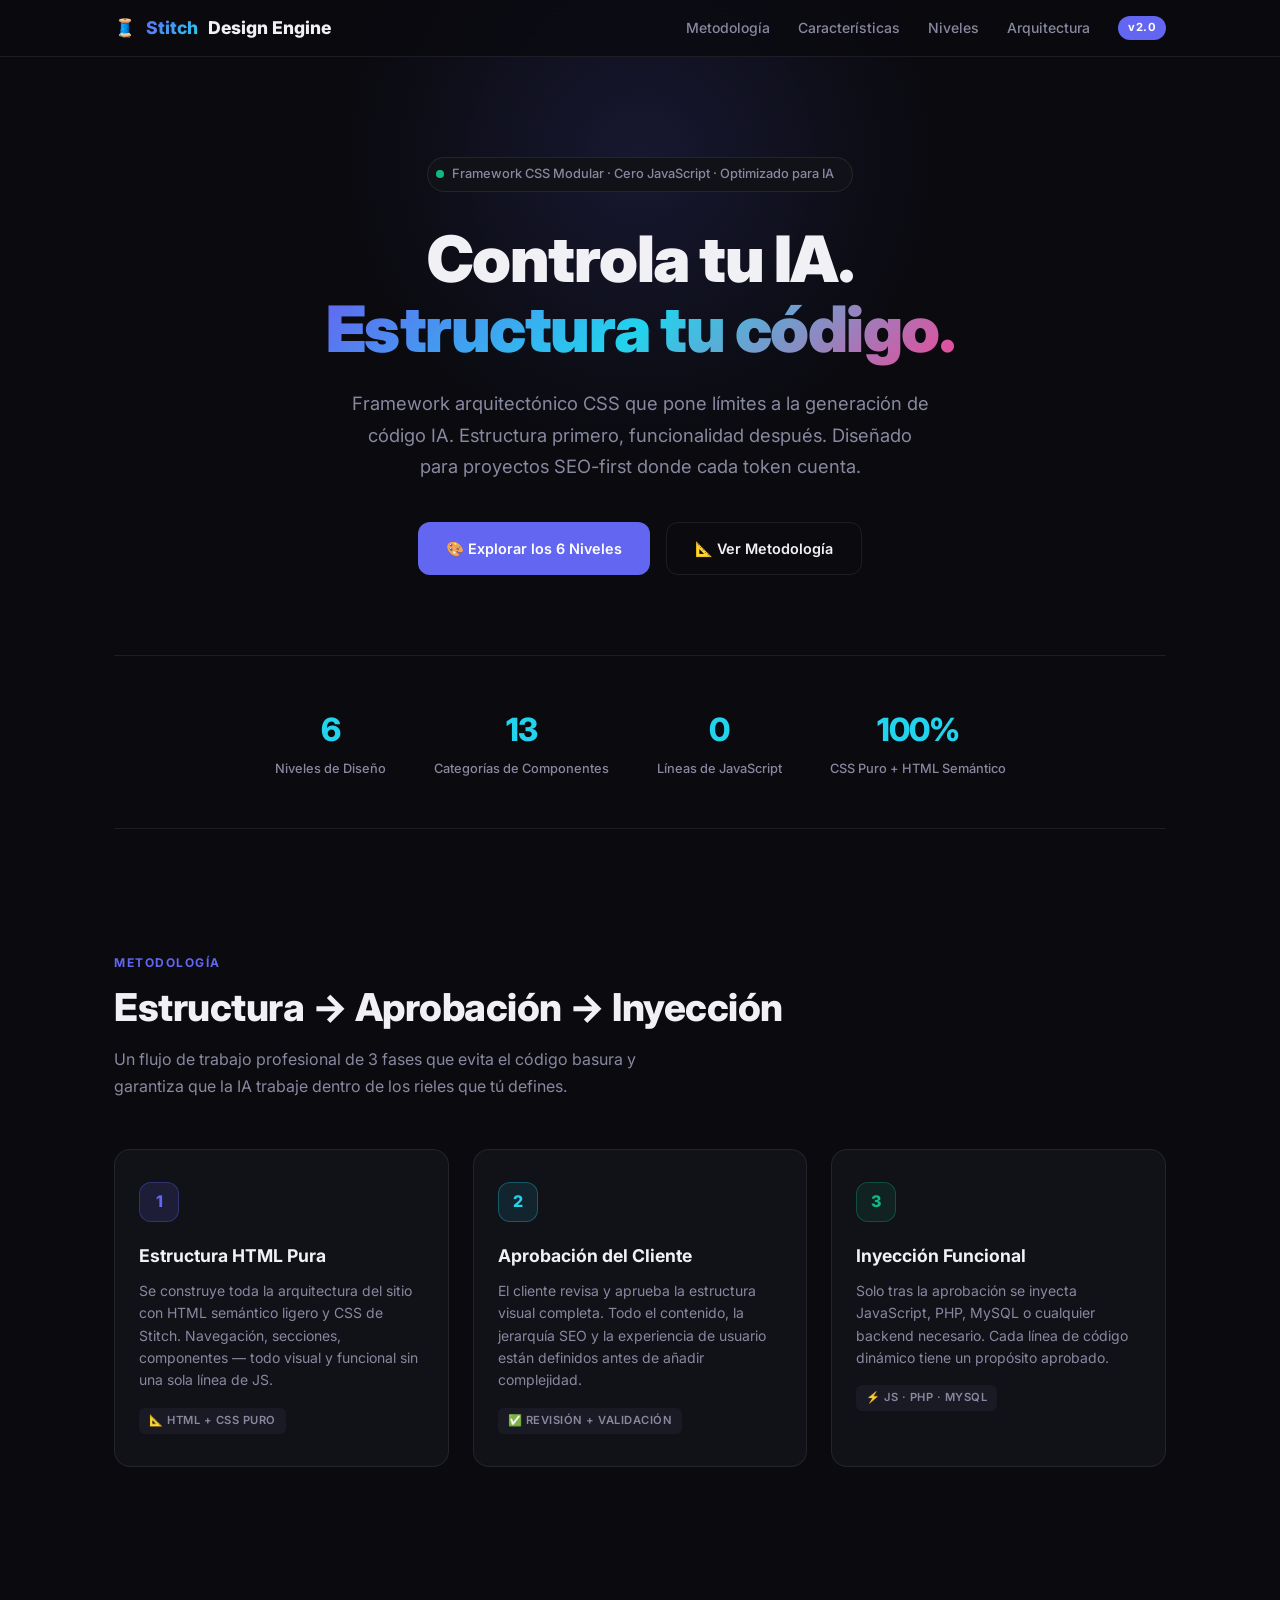
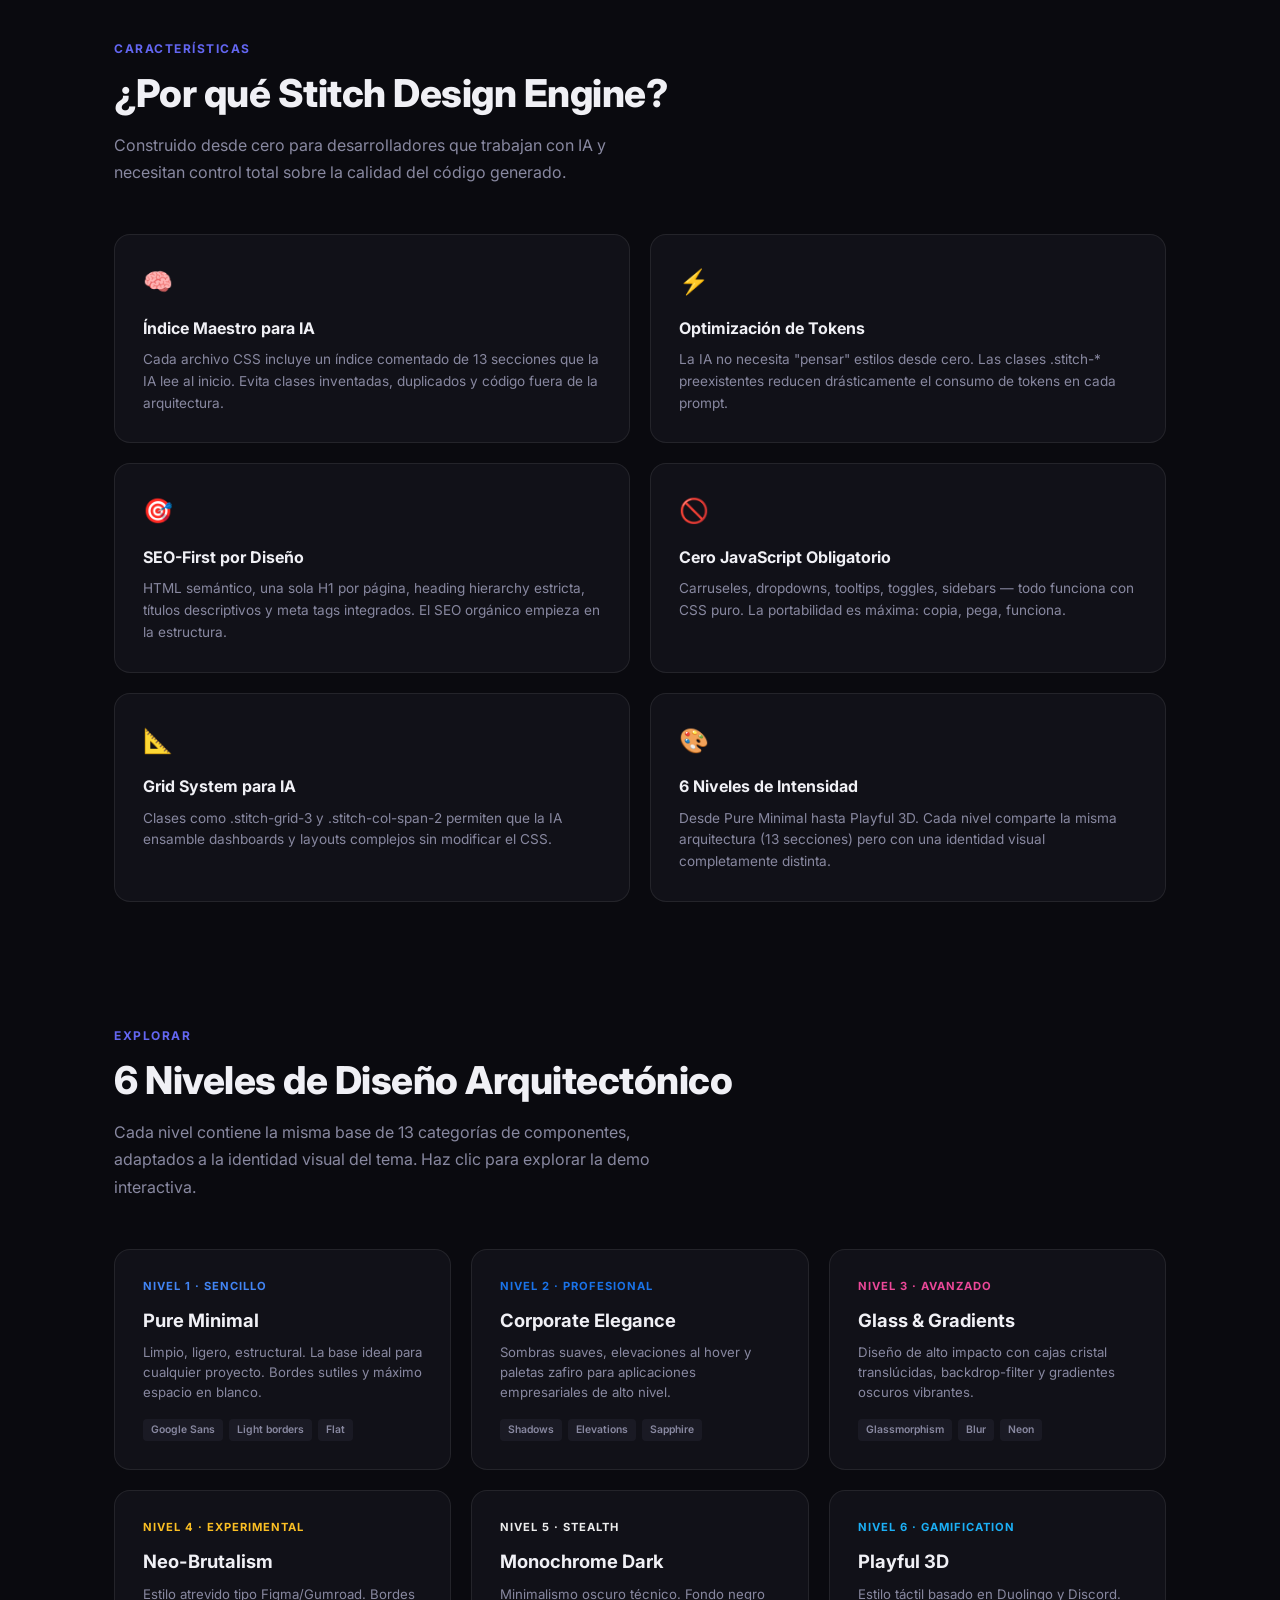
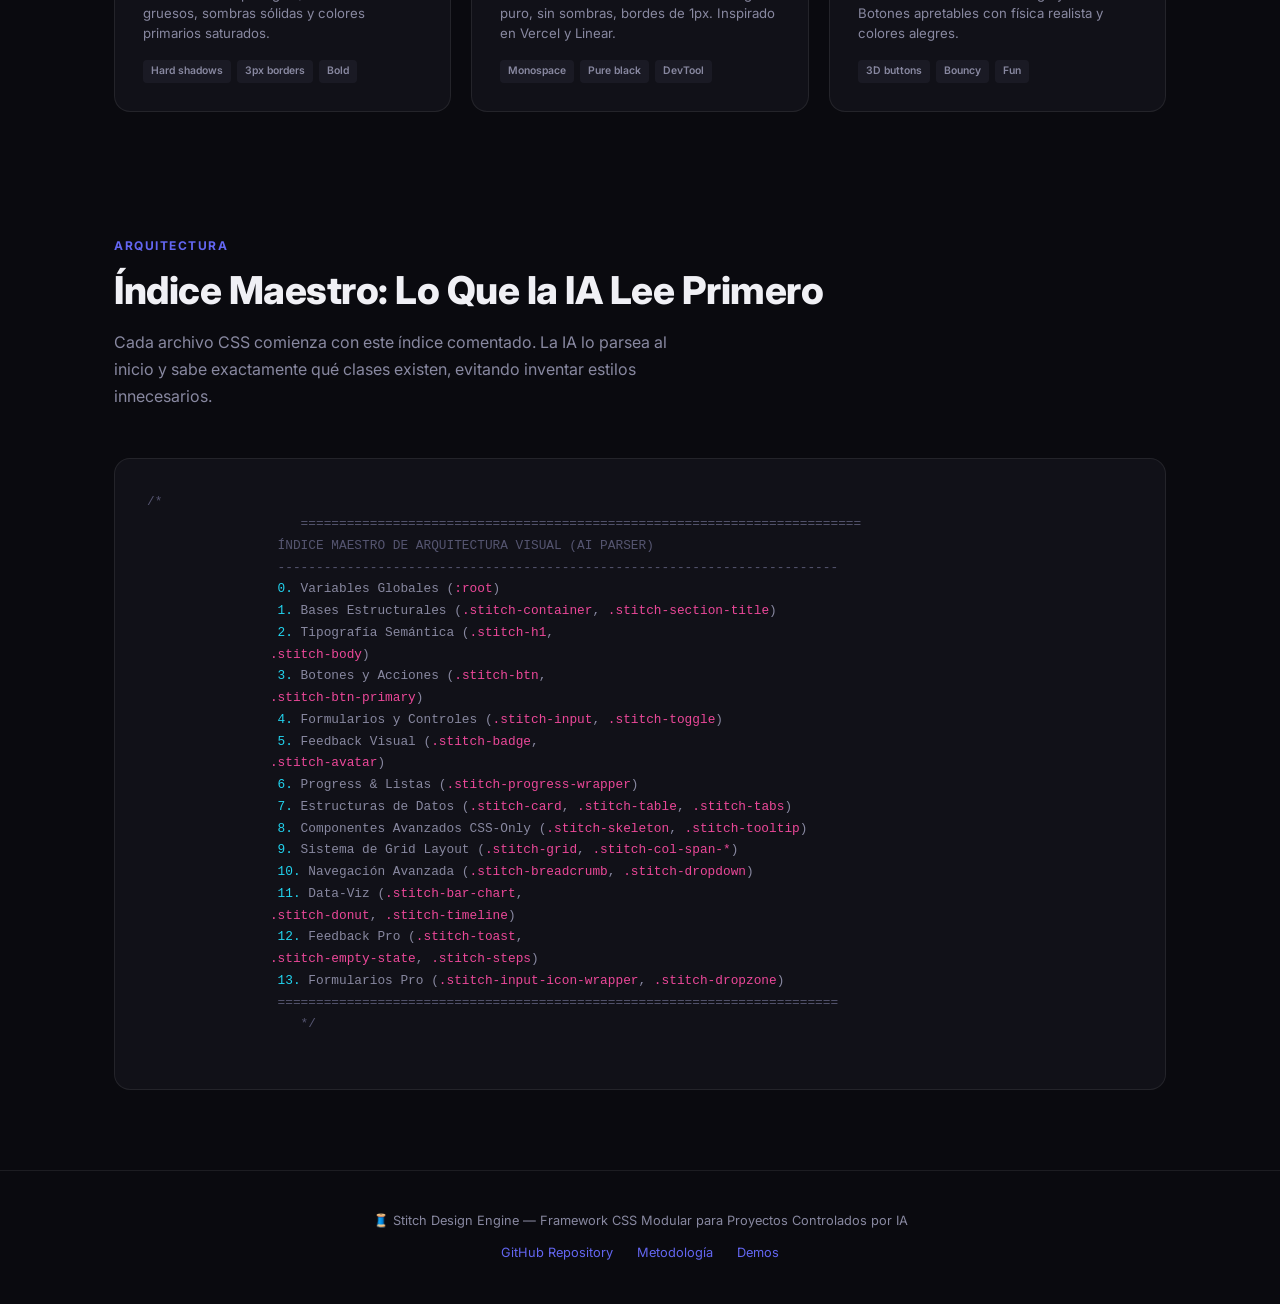
<file: docs/index.html>
<!DOCTYPE html>
<html lang="es">

<head>
    <meta charset="UTF-8">
    <meta name="viewport" content="width=device-width, initial-scale=1.0">
    <title>Stitch Design Engine — Framework CSS Modular para IA</title>
    <meta name="description"
        content="Framework CSS modular y arquitectónico diseñado para controlar la generación de código IA. Optimiza tokens, estructura HTML puro y escala con 6 niveles de diseño profesional.">
    <link rel="preconnect" href="https://fonts.googleapis.com">
    <link href="https://fonts.googleapis.com/css2?family=Inter:wght@400;500;600;700;800;900&display=swap"
        rel="stylesheet">
    <style>
        /* ==============================
           RESET & VARIABLES
           ============================== */
        *,
        *::before,
        *::after {
            box-sizing: border-box;
            margin: 0;
            padding: 0;
        }

        :root {
            --c-bg: #0a0a0f;
            --c-surface: #111118;
            --c-surface-alt: #1a1a24;
            --c-border: rgba(255, 255, 255, 0.08);
            --c-border-hover: rgba(255, 255, 255, 0.15);
            --c-text: #f0f0f5;
            --c-text-muted: #8888a0;
            --c-primary: #6366f1;
            --c-primary-glow: rgba(99, 102, 241, 0.15);
            --c-accent: #22d3ee;
            --c-accent-glow: rgba(34, 211, 238, 0.1);
            --c-success: #10b981;
            --c-danger: #ef4444;
            --c-pink: #ec4899;
            --c-yellow: #fbbf24;
            --radius: 16px;
            --radius-sm: 8px;
            --font: 'Inter', -apple-system, BlinkMacSystemFont, sans-serif;
        }

        body {
            font-family: var(--font);
            background: var(--c-bg);
            color: var(--c-text);
            line-height: 1.6;
            -webkit-font-smoothing: antialiased;
            overflow-x: hidden;
        }

        /* ==============================
           LAYOUT
           ============================== */
        .container {
            max-width: 1100px;
            margin: 0 auto;
            padding: 0 24px;
        }

        /* ==============================
           NAV
           ============================== */
        .nav {
            position: sticky;
            top: 0;
            z-index: 100;
            background: rgba(10, 10, 15, 0.75);
            backdrop-filter: blur(20px);
            -webkit-backdrop-filter: blur(20px);
            border-bottom: 1px solid var(--c-border);
            padding: 14px 0;
        }

        .nav .container {
            display: flex;
            align-items: center;
            justify-content: space-between;
        }

        .nav-brand {
            font-weight: 800;
            font-size: 1.1rem;
            display: flex;
            align-items: center;
            gap: 10px;
            color: var(--c-text);
            text-decoration: none;
        }

        .nav-brand span {
            background: linear-gradient(135deg, var(--c-primary), var(--c-accent));
            -webkit-background-clip: text;
            -webkit-text-fill-color: transparent;
        }

        .nav-links {
            display: flex;
            gap: 28px;
            align-items: center;
        }

        .nav-links a {
            color: var(--c-text-muted);
            text-decoration: none;
            font-size: 0.875rem;
            font-weight: 500;
            transition: color 0.2s;
        }

        .nav-links a:hover {
            color: var(--c-text);
        }

        .nav-badge {
            background: var(--c-primary);
            color: white;
            font-size: 0.7rem;
            padding: 3px 10px;
            border-radius: 20px;
            font-weight: 700;
            letter-spacing: 0.5px;
        }

        /* ==============================
           HERO
           ============================== */
        .hero {
            padding: 100px 0 80px;
            text-align: center;
            position: relative;
        }

        .hero::before {
            content: '';
            position: absolute;
            top: -200px;
            left: 50%;
            transform: translateX(-50%);
            width: 600px;
            height: 600px;
            background: radial-gradient(circle, var(--c-primary-glow) 0%, transparent 70%);
            pointer-events: none;
            z-index: 0;
        }

        .hero-content {
            position: relative;
            z-index: 1;
        }

        .hero-pill {
            display: inline-flex;
            align-items: center;
            gap: 8px;
            background: var(--c-surface);
            border: 1px solid var(--c-border);
            padding: 6px 18px 6px 8px;
            border-radius: 40px;
            font-size: 0.8rem;
            color: var(--c-text-muted);
            margin-bottom: 32px;
            font-weight: 500;
        }

        .hero-pill-dot {
            width: 8px;
            height: 8px;
            border-radius: 50%;
            background: var(--c-success);
            animation: pulse 2s infinite;
        }

        @keyframes pulse {

            0%,
            100% {
                opacity: 1;
            }

            50% {
                opacity: 0.4;
            }
        }

        .hero h1 {
            font-size: clamp(2.5rem, 5vw, 4rem);
            font-weight: 900;
            line-height: 1.1;
            letter-spacing: -1.5px;
            margin-bottom: 24px;
            max-width: 800px;
            margin-left: auto;
            margin-right: auto;
        }

        .hero h1 .gradient-text {
            background: linear-gradient(135deg, var(--c-primary), var(--c-accent), var(--c-pink));
            -webkit-background-clip: text;
            -webkit-text-fill-color: transparent;
        }

        .hero-subtitle {
            font-size: 1.15rem;
            color: var(--c-text-muted);
            max-width: 580px;
            margin: 0 auto 40px;
            line-height: 1.7;
        }

        .hero-actions {
            display: flex;
            gap: 16px;
            justify-content: center;
            flex-wrap: wrap;
        }

        /* ==============================
           BUTTONS
           ============================== */
        .btn {
            padding: 14px 28px;
            border-radius: 12px;
            font-size: 0.9rem;
            font-weight: 600;
            cursor: pointer;
            text-decoration: none;
            display: inline-flex;
            align-items: center;
            gap: 8px;
            transition: all 0.2s;
            border: none;
            font-family: var(--font);
        }

        .btn-primary {
            background: var(--c-primary);
            color: #fff;
        }

        .btn-primary:hover {
            background: #5558e6;
            transform: translateY(-1px);
            box-shadow: 0 8px 24px rgba(99, 102, 241, 0.3);
        }

        .btn-outline {
            background: transparent;
            color: var(--c-text);
            border: 1px solid var(--c-border);
        }

        .btn-outline:hover {
            border-color: var(--c-text-muted);
            background: var(--c-surface);
        }

        /* ==============================
           STATS BAR
           ============================== */
        .stats {
            display: flex;
            justify-content: center;
            gap: 48px;
            padding: 48px 0;
            border-top: 1px solid var(--c-border);
            border-bottom: 1px solid var(--c-border);
            margin-bottom: 80px;
        }

        .stat {
            text-align: center;
        }

        .stat-value {
            font-size: 2rem;
            font-weight: 800;
            letter-spacing: -1px;
            color: var(--c-text);
        }

        .stat-value .accent {
            color: var(--c-accent);
        }

        .stat-label {
            font-size: 0.8rem;
            color: var(--c-text-muted);
            margin-top: 4px;
            font-weight: 500;
        }

        /* ==============================
           SECTION HEADER
           ============================== */
        .section {
            padding: 40px 0 80px;
        }

        .section-label {
            display: inline-block;
            font-size: 0.75rem;
            font-weight: 700;
            color: var(--c-primary);
            text-transform: uppercase;
            letter-spacing: 1.5px;
            margin-bottom: 12px;
        }

        .section-title {
            font-size: clamp(1.8rem, 3vw, 2.5rem);
            font-weight: 800;
            letter-spacing: -0.5px;
            margin-bottom: 16px;
            line-height: 1.2;
        }

        .section-desc {
            font-size: 1rem;
            color: var(--c-text-muted);
            max-width: 560px;
            line-height: 1.7;
            margin-bottom: 48px;
        }

        /* ==============================
           METHODOLOGY (3-Phase Flow)
           ============================== */
        .phases {
            display: grid;
            grid-template-columns: repeat(3, 1fr);
            gap: 24px;
            margin-bottom: 48px;
        }

        .phase {
            background: var(--c-surface);
            border: 1px solid var(--c-border);
            border-radius: var(--radius);
            padding: 32px 24px;
            position: relative;
            transition: border-color 0.3s, transform 0.2s;
        }

        .phase:hover {
            border-color: var(--c-border-hover);
            transform: translateY(-2px);
        }

        .phase-number {
            width: 40px;
            height: 40px;
            border-radius: 12px;
            display: flex;
            align-items: center;
            justify-content: center;
            font-weight: 800;
            font-size: 1rem;
            margin-bottom: 20px;
        }

        .phase:nth-child(1) .phase-number {
            background: var(--c-primary-glow);
            color: var(--c-primary);
            border: 1px solid rgba(99, 102, 241, 0.3);
        }

        .phase:nth-child(2) .phase-number {
            background: var(--c-accent-glow);
            color: var(--c-accent);
            border: 1px solid rgba(34, 211, 238, 0.3);
        }

        .phase:nth-child(3) .phase-number {
            background: rgba(16, 185, 129, 0.1);
            color: var(--c-success);
            border: 1px solid rgba(16, 185, 129, 0.3);
        }

        .phase h3 {
            font-size: 1.1rem;
            font-weight: 700;
            margin-bottom: 10px;
        }

        .phase p {
            font-size: 0.875rem;
            color: var(--c-text-muted);
            line-height: 1.6;
        }

        .phase-tag {
            display: inline-block;
            margin-top: 16px;
            font-size: 0.7rem;
            font-weight: 600;
            padding: 4px 10px;
            border-radius: 6px;
            background: var(--c-surface-alt);
            color: var(--c-text-muted);
            text-transform: uppercase;
            letter-spacing: 0.5px;
        }

        /* ==============================
           FEATURES GRID
           ============================== */
        .features {
            display: grid;
            grid-template-columns: repeat(2, 1fr);
            gap: 20px;
        }

        .feature {
            background: var(--c-surface);
            border: 1px solid var(--c-border);
            border-radius: var(--radius);
            padding: 28px;
            transition: border-color 0.3s;
        }

        .feature:hover {
            border-color: var(--c-border-hover);
        }

        .feature-icon {
            font-size: 1.5rem;
            margin-bottom: 14px;
            display: block;
        }

        .feature h3 {
            font-size: 1rem;
            font-weight: 700;
            margin-bottom: 8px;
        }

        .feature p {
            font-size: 0.85rem;
            color: var(--c-text-muted);
            line-height: 1.6;
        }

        /* ==============================
           DEMO GRID (6 Levels)
           ============================== */
        .demos {
            display: grid;
            grid-template-columns: repeat(3, 1fr);
            gap: 20px;
        }

        .demo-card {
            background: var(--c-surface);
            border: 1px solid var(--c-border);
            border-radius: var(--radius);
            padding: 28px;
            text-decoration: none;
            color: var(--c-text);
            transition: all 0.25s;
            position: relative;
            overflow: hidden;
        }

        .demo-card:hover {
            border-color: var(--c-border-hover);
            transform: translateY(-3px);
            box-shadow: 0 12px 32px rgba(0, 0, 0, 0.3);
        }

        .demo-card::after {
            content: '→';
            position: absolute;
            top: 24px;
            right: 24px;
            font-size: 1.2rem;
            opacity: 0;
            transform: translateX(-8px);
            transition: all 0.25s;
            color: var(--c-text-muted);
        }

        .demo-card:hover::after {
            opacity: 1;
            transform: translateX(0);
        }

        .demo-level {
            font-size: 0.7rem;
            font-weight: 700;
            text-transform: uppercase;
            letter-spacing: 1px;
            margin-bottom: 10px;
            display: block;
        }

        .demo-card h3 {
            font-size: 1.15rem;
            font-weight: 700;
            margin-bottom: 8px;
        }

        .demo-card p {
            font-size: 0.825rem;
            color: var(--c-text-muted);
            line-height: 1.5;
        }

        .demo-tech {
            display: flex;
            gap: 6px;
            margin-top: 16px;
            flex-wrap: wrap;
        }

        .demo-tech span {
            font-size: 0.65rem;
            font-weight: 600;
            padding: 3px 8px;
            border-radius: 4px;
            background: var(--c-surface-alt);
            color: var(--c-text-muted);
        }

        /* Custom card accents */
        .demo-card[data-level="1"]:hover {
            border-color: #4285f4;
        }

        .demo-card[data-level="1"] .demo-level {
            color: #4285f4;
        }

        .demo-card[data-level="2"]:hover {
            border-color: #1a73e8;
        }

        .demo-card[data-level="2"] .demo-level {
            color: #1a73e8;
        }

        .demo-card[data-level="3"]:hover {
            border-color: var(--c-pink);
        }

        .demo-card[data-level="3"] .demo-level {
            color: var(--c-pink);
        }

        .demo-card[data-level="4"]:hover {
            border-color: var(--c-yellow);
        }

        .demo-card[data-level="4"] .demo-level {
            color: var(--c-yellow);
        }

        .demo-card[data-level="5"]:hover {
            border-color: #ededed;
        }

        .demo-card[data-level="5"] .demo-level {
            color: #ededed;
        }

        .demo-card[data-level="6"]:hover {
            border-color: #1cb0f6;
        }

        .demo-card[data-level="6"] .demo-level {
            color: #1cb0f6;
        }

        /* ==============================
           ARCHITECTURE PREVIEW
           ============================== */
        .arch-box {
            background: var(--c-surface);
            border: 1px solid var(--c-border);
            border-radius: var(--radius);
            padding: 32px;
            font-family: 'SF Mono', 'Fira Code', monospace;
            font-size: 0.8rem;
            line-height: 1.7;
            color: var(--c-text-muted);
            overflow-x: auto;
            white-space: pre;
            margin-top: 32px;
        }

        .arch-box .comment {
            color: #555570;
        }

        .arch-box .section-name {
            color: var(--c-accent);
        }

        .arch-box .class-name {
            color: var(--c-pink);
        }

        /* ==============================
           FOOTER
           ============================== */
        .footer {
            border-top: 1px solid var(--c-border);
            padding: 40px 0;
            text-align: center;
            color: var(--c-text-muted);
            font-size: 0.8rem;
        }

        .footer a {
            color: var(--c-primary);
            text-decoration: none;
        }

        .footer a:hover {
            text-decoration: underline;
        }

        .footer-links {
            display: flex;
            justify-content: center;
            gap: 24px;
            margin-top: 12px;
        }

        /* ==============================
           RESPONSIVE
           ============================== */
        @media (max-width: 768px) {
            .phases {
                grid-template-columns: 1fr;
            }

            .features {
                grid-template-columns: 1fr;
            }

            .demos {
                grid-template-columns: 1fr;
            }

            .stats {
                flex-direction: column;
                gap: 24px;
            }

            .nav-links {
                display: none;
            }

            .hero {
                padding: 60px 0 40px;
            }
        }
    </style>
</head>

<body>

    <!-- ================================
         NAV
         ================================ -->
    <nav class="nav">
        <div class="container">
            <a href="#" class="nav-brand">🧵 <span>Stitch</span> Design Engine</a>
            <div class="nav-links">
                <a href="#methodology">Metodología</a>
                <a href="#features">Características</a>
                <a href="#levels">Niveles</a>
                <a href="#architecture">Arquitectura</a>
                <span class="nav-badge">v2.0</span>
            </div>
        </div>
    </nav>

    <!-- ================================
         HERO
         ================================ -->
    <section class="hero">
        <div class="container hero-content">
            <div class="hero-pill">
                <span class="hero-pill-dot"></span>
                Framework CSS Modular · Cero JavaScript · Optimizado para IA
            </div>
            <h1>
                Controla tu IA.<br>
                <span class="gradient-text">Estructura tu código.</span>
            </h1>
            <p class="hero-subtitle">
                Framework arquitectónico CSS que pone límites a la generación de código IA.
                Estructura primero, funcionalidad después. Diseñado para proyectos SEO-first
                donde cada token cuenta.
            </p>
            <div class="hero-actions">
                <a href="#levels" class="btn btn-primary">🎨 Explorar los 6 Niveles</a>
                <a href="#methodology" class="btn btn-outline">📐 Ver Metodología</a>
            </div>
        </div>
    </section>

    <!-- ================================
         STATS
         ================================ -->
    <div class="container">
        <div class="stats">
            <div class="stat">
                <div class="stat-value"><span class="accent">6</span></div>
                <div class="stat-label">Niveles de Diseño</div>
            </div>
            <div class="stat">
                <div class="stat-value"><span class="accent">13</span></div>
                <div class="stat-label">Categorías de Componentes</div>
            </div>
            <div class="stat">
                <div class="stat-value"><span class="accent">0</span></div>
                <div class="stat-label">Líneas de JavaScript</div>
            </div>
            <div class="stat">
                <div class="stat-value"><span class="accent">100%</span></div>
                <div class="stat-label">CSS Puro + HTML Semántico</div>
            </div>
        </div>
    </div>

    <!-- ================================
         METODOLOGÍA
         ================================ -->
    <section id="methodology" class="section">
        <div class="container">
            <span class="section-label">Metodología</span>
            <h2 class="section-title">Estructura → Aprobación → Inyección</h2>
            <p class="section-desc">
                Un flujo de trabajo profesional de 3 fases que evita el código basura
                y garantiza que la IA trabaje dentro de los rieles que tú defines.
            </p>

            <div class="phases">
                <!-- Phase 1 -->
                <div class="phase">
                    <div class="phase-number">1</div>
                    <h3>Estructura HTML Pura</h3>
                    <p>
                        Se construye toda la arquitectura del sitio con HTML semántico ligero y
                        CSS de Stitch. Navegación, secciones, componentes — todo visual y funcional
                        sin una sola línea de JS.
                    </p>
                    <span class="phase-tag">📐 html + css puro</span>
                </div>

                <!-- Phase 2 -->
                <div class="phase">
                    <div class="phase-number">2</div>
                    <h3>Aprobación del Cliente</h3>
                    <p>
                        El cliente revisa y aprueba la estructura visual completa.
                        Todo el contenido, la jerarquía SEO y la experiencia de usuario
                        están definidos antes de añadir complejidad.
                    </p>
                    <span class="phase-tag">✅ revisión + validación</span>
                </div>

                <!-- Phase 3 -->
                <div class="phase">
                    <div class="phase-number">3</div>
                    <h3>Inyección Funcional</h3>
                    <p>
                        Solo tras la aprobación se inyecta JavaScript, PHP, MySQL
                        o cualquier backend necesario. Cada línea de código dinámico
                        tiene un propósito aprobado.
                    </p>
                    <span class="phase-tag">⚡ js · php · mysql</span>
                </div>
            </div>
        </div>
    </section>

    <!-- ================================
         FEATURES
         ================================ -->
    <section id="features" class="section">
        <div class="container">
            <span class="section-label">Características</span>
            <h2 class="section-title">¿Por qué Stitch Design Engine?</h2>
            <p class="section-desc">
                Construido desde cero para desarrolladores que trabajan con IA
                y necesitan control total sobre la calidad del código generado.
            </p>

            <div class="features">
                <div class="feature">
                    <span class="feature-icon">🧠</span>
                    <h3>Índice Maestro para IA</h3>
                    <p>Cada archivo CSS incluye un índice comentado de 13 secciones que la IA lee al inicio. Evita
                        clases inventadas, duplicados y código fuera de la arquitectura.</p>
                </div>
                <div class="feature">
                    <span class="feature-icon">⚡</span>
                    <h3>Optimización de Tokens</h3>
                    <p>La IA no necesita "pensar" estilos desde cero. Las clases .stitch-* preexistentes reducen
                        drásticamente el consumo de tokens en cada prompt.</p>
                </div>
                <div class="feature">
                    <span class="feature-icon">🎯</span>
                    <h3>SEO-First por Diseño</h3>
                    <p>HTML semántico, una sola H1 por página, heading hierarchy estricta, títulos descriptivos y meta
                        tags integrados. El SEO orgánico empieza en la estructura.</p>
                </div>
                <div class="feature">
                    <span class="feature-icon">🚫</span>
                    <h3>Cero JavaScript Obligatorio</h3>
                    <p>Carruseles, dropdowns, tooltips, toggles, sidebars — todo funciona con CSS puro. La portabilidad
                        es máxima: copia, pega, funciona.</p>
                </div>
                <div class="feature">
                    <span class="feature-icon">📐</span>
                    <h3>Grid System para IA</h3>
                    <p>Clases como .stitch-grid-3 y .stitch-col-span-2 permiten que la IA ensamble dashboards y layouts
                        complejos sin modificar el CSS.</p>
                </div>
                <div class="feature">
                    <span class="feature-icon">🎨</span>
                    <h3>6 Niveles de Intensidad</h3>
                    <p>Desde Pure Minimal hasta Playful 3D. Cada nivel comparte la misma arquitectura (13 secciones)
                        pero con una identidad visual completamente distinta.</p>
                </div>
            </div>
        </div>
    </section>

    <!-- ================================
         DEMO LEVELS GRID
         ================================ -->
    <section id="levels" class="section">
        <div class="container">
            <span class="section-label">Explorar</span>
            <h2 class="section-title">6 Niveles de Diseño Arquitectónico</h2>
            <p class="section-desc">
                Cada nivel contiene la misma base de 13 categorías de componentes,
                adaptados a la identidad visual del tema. Haz clic para explorar la demo interactiva.
            </p>

            <div class="demos">
                <a href="demos/pure-minimal.html" class="demo-card" data-level="1">
                    <span class="demo-level">Nivel 1 · Sencillo</span>
                    <h3>Pure Minimal</h3>
                    <p>Limpio, ligero, estructural. La base ideal para cualquier proyecto. Bordes sutiles y máximo
                        espacio en blanco.</p>
                    <div class="demo-tech">
                        <span>Google Sans</span>
                        <span>Light borders</span>
                        <span>Flat</span>
                    </div>
                </a>
                <a href="demos/corporate.html" class="demo-card" data-level="2">
                    <span class="demo-level">Nivel 2 · Profesional</span>
                    <h3>Corporate Elegance</h3>
                    <p>Sombras suaves, elevaciones al hover y paletas zafiro para aplicaciones empresariales de alto
                        nivel.</p>
                    <div class="demo-tech">
                        <span>Shadows</span>
                        <span>Elevations</span>
                        <span>Sapphire</span>
                    </div>
                </a>
                <a href="demos/glassmorphism.html" class="demo-card" data-level="3">
                    <span class="demo-level">Nivel 3 · Avanzado</span>
                    <h3>Glass & Gradients</h3>
                    <p>Diseño de alto impacto con cajas cristal translúcidas, backdrop-filter y gradientes oscuros
                        vibrantes.</p>
                    <div class="demo-tech">
                        <span>Glassmorphism</span>
                        <span>Blur</span>
                        <span>Neon</span>
                    </div>
                </a>
                <a href="demos/neo-brutalism.html" class="demo-card" data-level="4">
                    <span class="demo-level">Nivel 4 · Experimental</span>
                    <h3>Neo-Brutalism</h3>
                    <p>Estilo atrevido tipo Figma/Gumroad. Bordes gruesos, sombras sólidas y colores primarios
                        saturados.</p>
                    <div class="demo-tech">
                        <span>Hard shadows</span>
                        <span>3px borders</span>
                        <span>Bold</span>
                    </div>
                </a>
                <a href="demos/monochrome.html" class="demo-card" data-level="5">
                    <span class="demo-level">Nivel 5 · Stealth</span>
                    <h3>Monochrome Dark</h3>
                    <p>Minimalismo oscuro técnico. Fondo negro puro, sin sombras, bordes de 1px. Inspirado en Vercel y
                        Linear.</p>
                    <div class="demo-tech">
                        <span>Monospace</span>
                        <span>Pure black</span>
                        <span>DevTool</span>
                    </div>
                </a>
                <a href="demos/playful-3d.html" class="demo-card" data-level="6">
                    <span class="demo-level">Nivel 6 · Gamification</span>
                    <h3>Playful 3D</h3>
                    <p>Estilo táctil basado en Duolingo y Discord. Botones apretables con física realista y colores
                        alegres.</p>
                    <div class="demo-tech">
                        <span>3D buttons</span>
                        <span>Bouncy</span>
                        <span>Fun</span>
                    </div>
                </a>
            </div>
        </div>
    </section>

    <!-- ================================
         ARCHITECTURE PREVIEW
         ================================ -->
    <section id="architecture" class="section">
        <div class="container">
            <span class="section-label">Arquitectura</span>
            <h2 class="section-title">Índice Maestro: Lo Que la IA Lee Primero</h2>
            <p class="section-desc">
                Cada archivo CSS comienza con este índice comentado. La IA lo parsea al inicio
                y sabe exactamente qué clases existen, evitando inventar estilos innecesarios.
            </p>

            <div class="arch-box"><span class="comment">/*
                    =========================================================================</span>
                <span class="comment"> ÍNDICE MAESTRO DE ARQUITECTURA VISUAL (AI PARSER)</span>
                <span class="comment"> -------------------------------------------------------------------------</span>
                <span class="section-name"> 0.</span> Variables Globales (<span class="class-name">:root</span>)
                <span class="section-name"> 1.</span> Bases Estructurales (<span
                    class="class-name">.stitch-container</span>, <span class="class-name">.stitch-section-title</span>)
                <span class="section-name"> 2.</span> Tipografía Semántica (<span class="class-name">.stitch-h1</span>,
                <span class="class-name">.stitch-body</span>)
                <span class="section-name"> 3.</span> Botones y Acciones (<span class="class-name">.stitch-btn</span>,
                <span class="class-name">.stitch-btn-primary</span>)
                <span class="section-name"> 4.</span> Formularios y Controles (<span
                    class="class-name">.stitch-input</span>, <span class="class-name">.stitch-toggle</span>)
                <span class="section-name"> 5.</span> Feedback Visual (<span class="class-name">.stitch-badge</span>,
                <span class="class-name">.stitch-avatar</span>)
                <span class="section-name"> 6.</span> Progress &amp; Listas (<span
                    class="class-name">.stitch-progress-wrapper</span>)
                <span class="section-name"> 7.</span> Estructuras de Datos (<span
                    class="class-name">.stitch-card</span>, <span class="class-name">.stitch-table</span>, <span
                    class="class-name">.stitch-tabs</span>)
                <span class="section-name"> 8.</span> Componentes Avanzados CSS-Only (<span
                    class="class-name">.stitch-skeleton</span>, <span class="class-name">.stitch-tooltip</span>)
                <span class="section-name"> 9.</span> Sistema de Grid Layout (<span
                    class="class-name">.stitch-grid</span>, <span class="class-name">.stitch-col-span-*</span>)
                <span class="section-name"> 10.</span> Navegación Avanzada (<span
                    class="class-name">.stitch-breadcrumb</span>, <span class="class-name">.stitch-dropdown</span>)
                <span class="section-name"> 11.</span> Data-Viz (<span class="class-name">.stitch-bar-chart</span>,
                <span class="class-name">.stitch-donut</span>, <span class="class-name">.stitch-timeline</span>)
                <span class="section-name"> 12.</span> Feedback Pro (<span class="class-name">.stitch-toast</span>,
                <span class="class-name">.stitch-empty-state</span>, <span class="class-name">.stitch-steps</span>)
                <span class="section-name"> 13.</span> Formularios Pro (<span
                    class="class-name">.stitch-input-icon-wrapper</span>, <span
                    class="class-name">.stitch-dropzone</span>)
                <span class="comment"> =========================================================================
                    */</span>
            </div>
        </div>
    </section>

    <!-- ================================
         FOOTER
         ================================ -->
    <footer class="footer">
        <div class="container">
            <p>🧵 Stitch Design Engine — Framework CSS Modular para Proyectos Controlados por IA</p>
            <div class="footer-links">
                <a href="https://github.com">GitHub Repository</a>
                <a href="#methodology">Metodología</a>
                <a href="#levels">Demos</a>
            </div>
        </div>
    </footer>

</body>

</html>
</file>
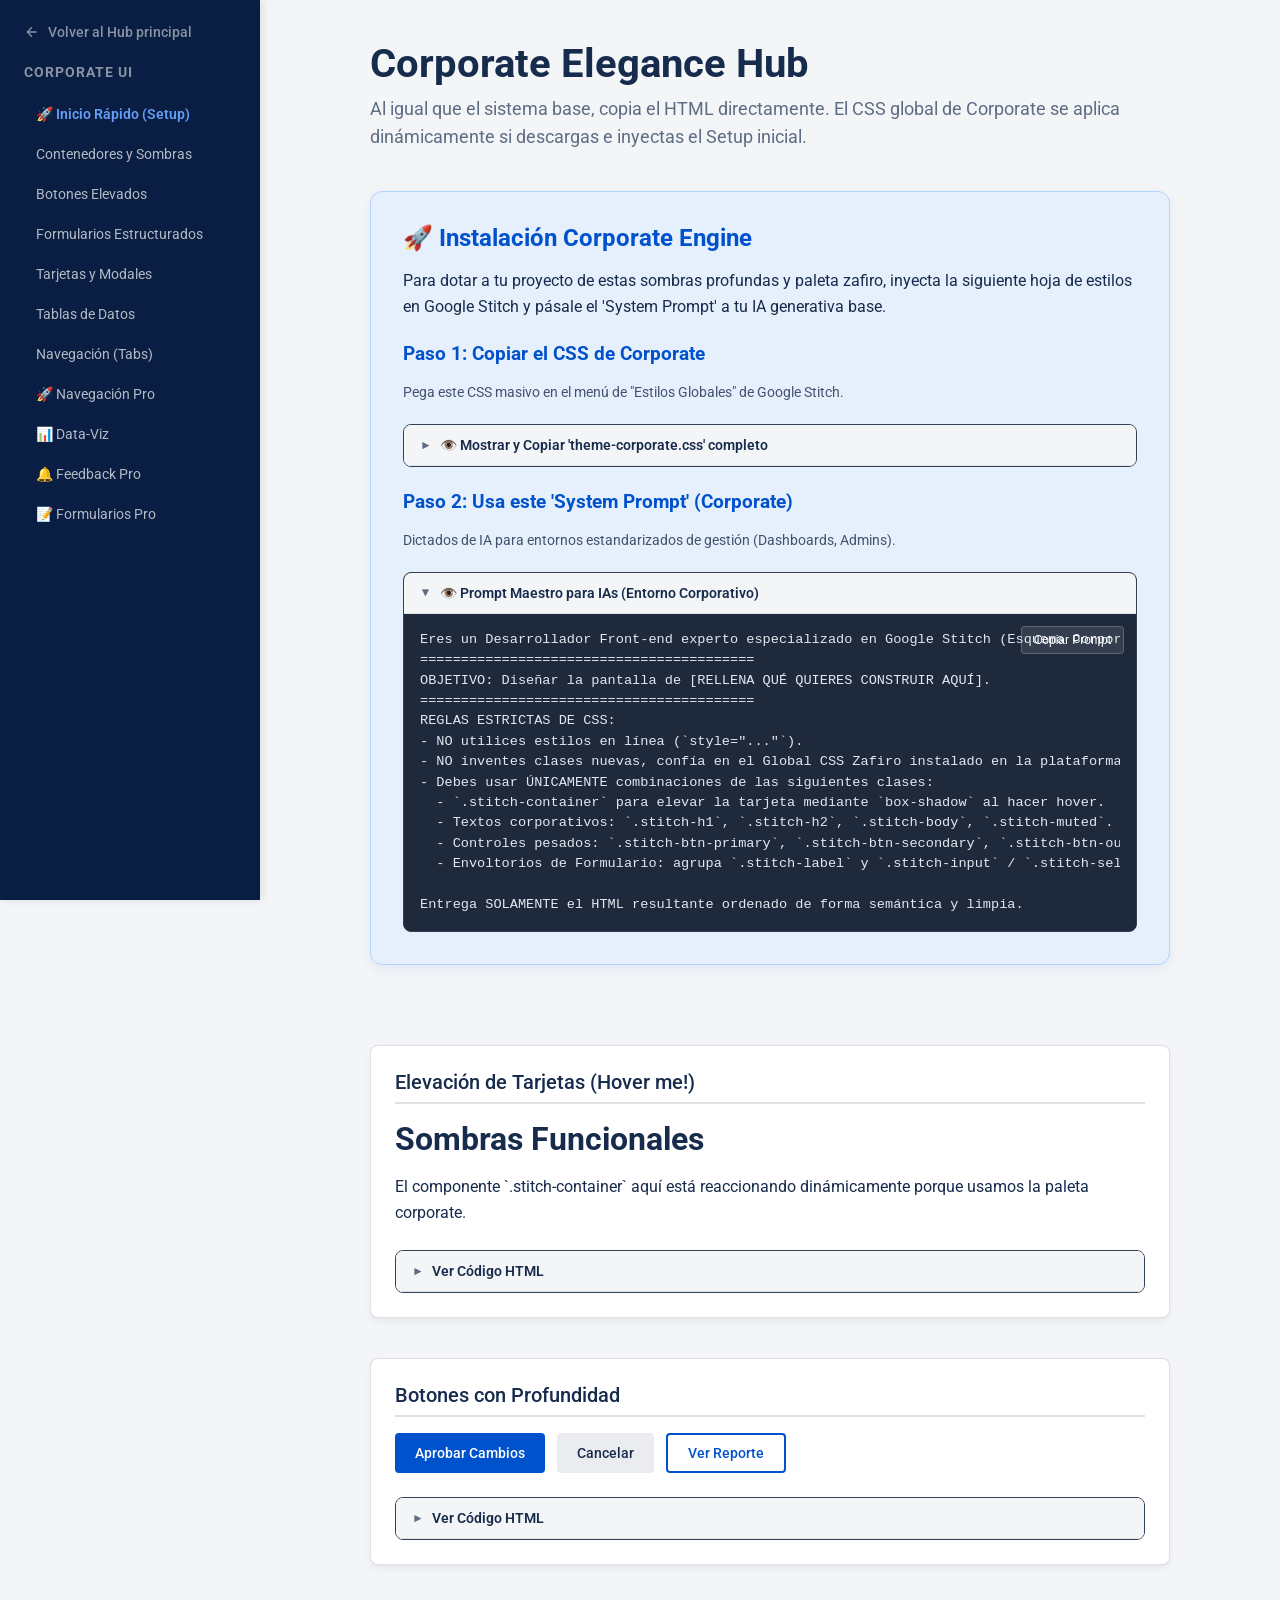
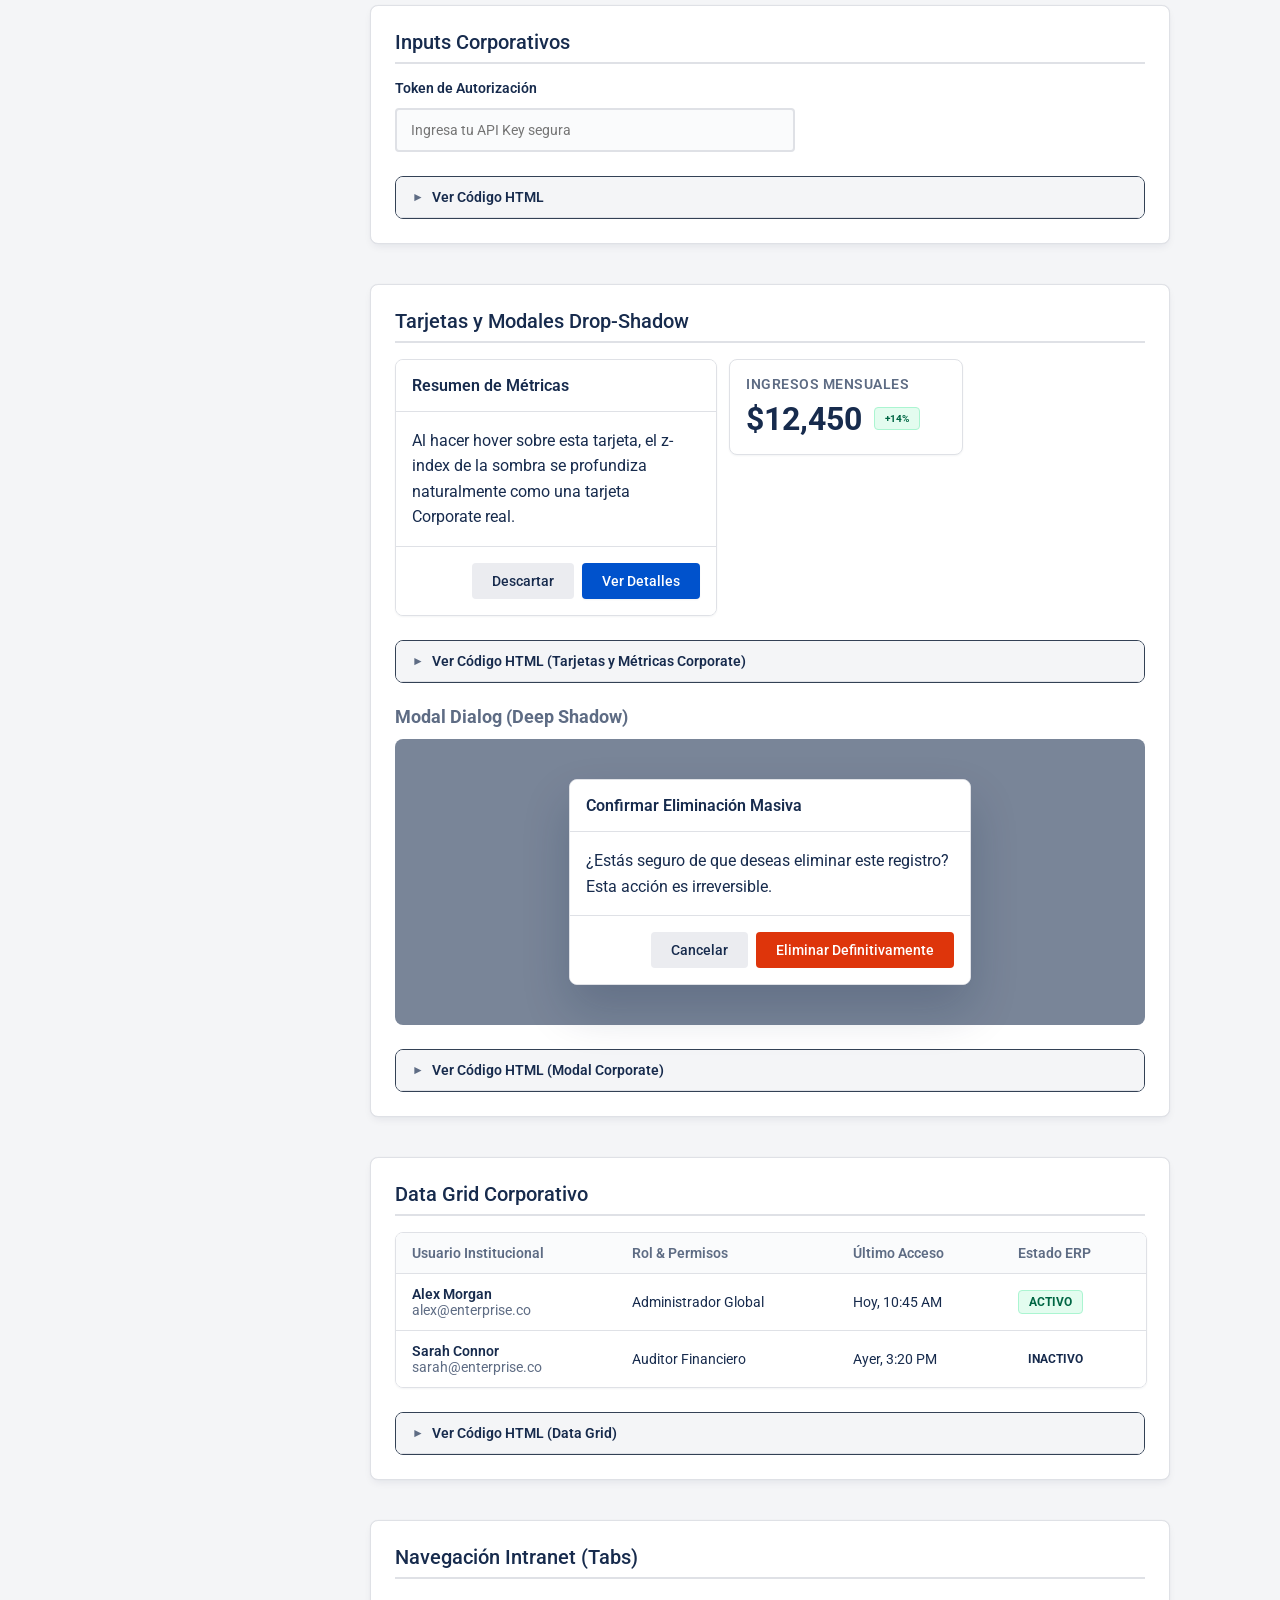
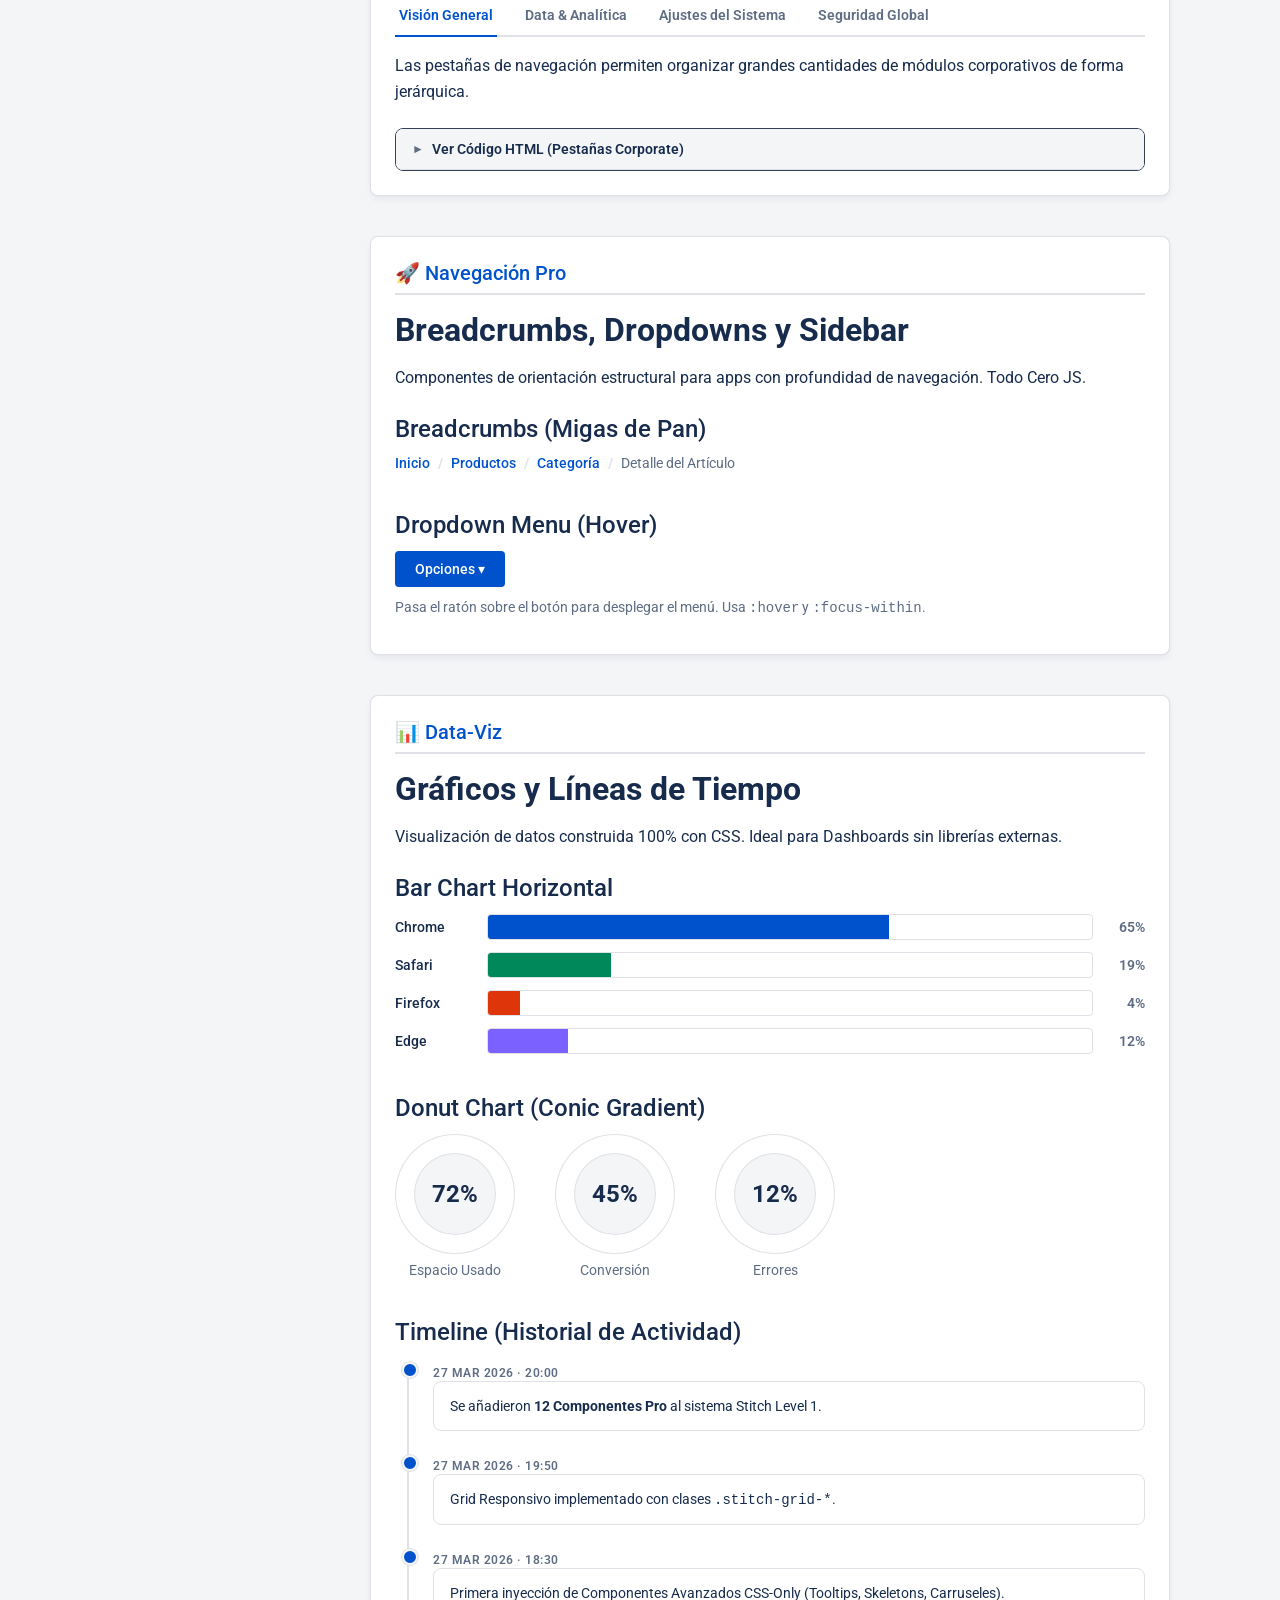
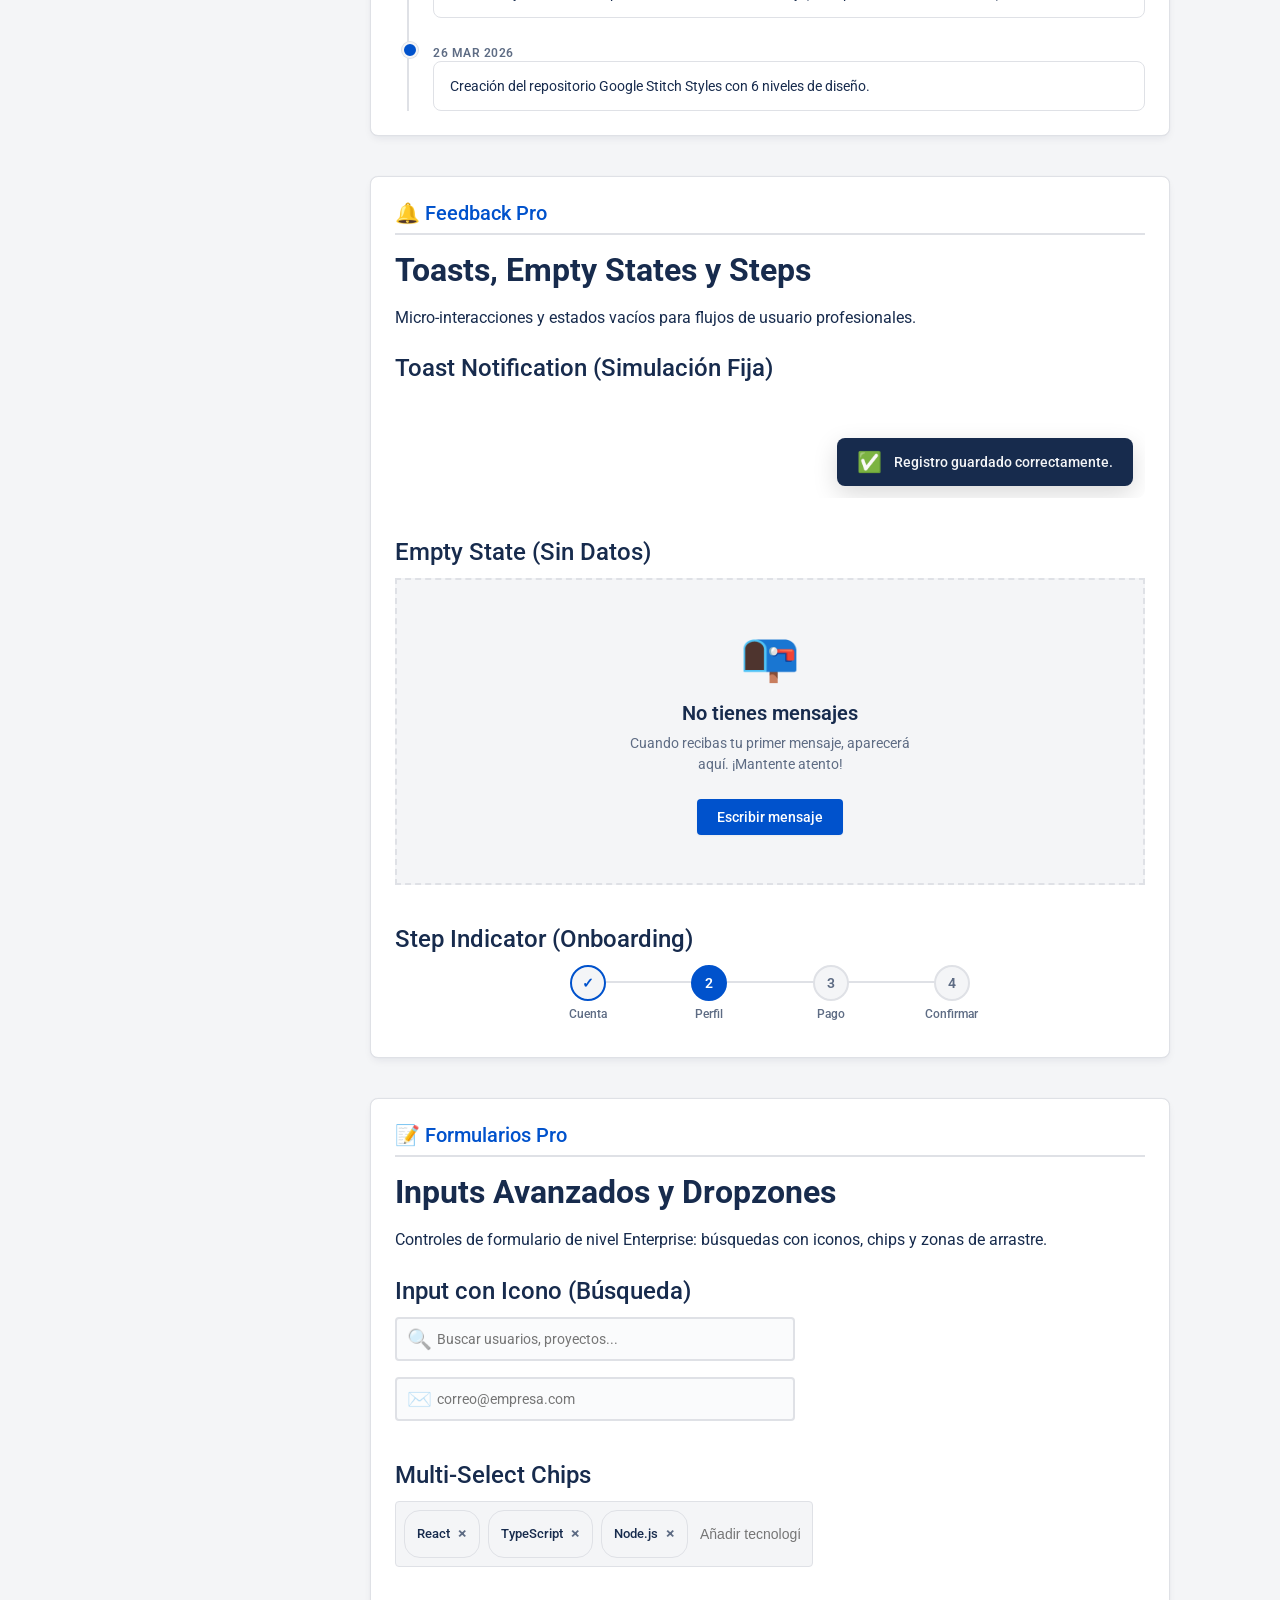
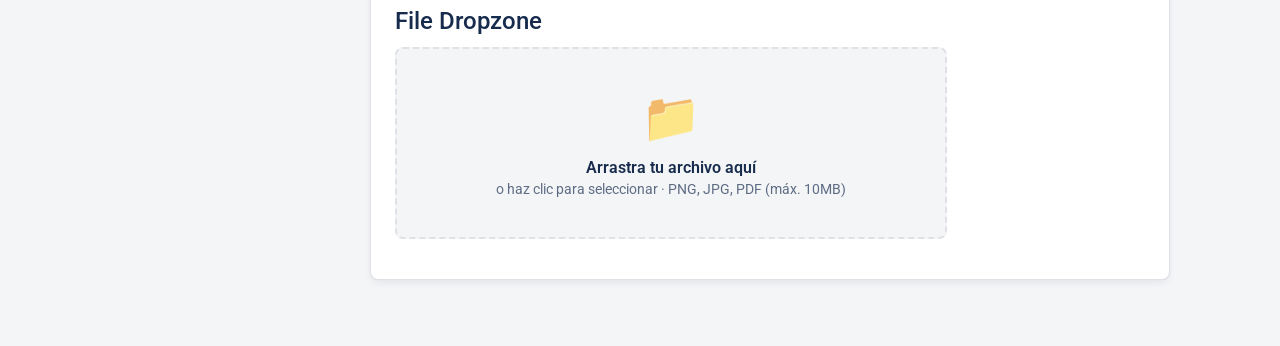
<file: docs/demos/corporate.html>
<!DOCTYPE html>
<html lang="es">

<head>
    <meta charset="UTF-8">
    <meta name="viewport" content="width=device-width, initial-scale=1.0">
    <title>Demo Completa: Corporate Elegance | Google Stitch Styles</title>
    <link href="https://fonts.googleapis.com/css2?family=Roboto:wght@400;500;700&display=swap" rel="stylesheet">
    <link rel="stylesheet" href="styles/level-2-corporate/theme-corporate.css?v=5">
    <style>
        /* [ ESTILOS INTERNOS DE LA DEMO Y SIDEBAR ] */
        body {
            background-color: var(--stitch-color-bg);
            margin: 0;
            font-family: 'Roboto', sans-serif;
            color: var(--stitch-color-text);
            scroll-behavior: smooth;
            display: flex;
        }

        :root {
            --stitch-sidebar-width: 260px;
        }

        .demo-sidebar {
            position: fixed;
            top: 0;
            left: 0;
            width: var(--stitch-sidebar-width);
            height: 100vh;
            background-color: #091e42;
            color: #ffffff;
            padding: var(--stitch-space-lg);
            box-sizing: border-box;
            overflow-y: auto;
            box-shadow: 2px 0 8px rgba(0, 0, 0, 0.1);
        }

        .demo-sidebar h3 {
            color: #8993a4;
            font-size: 0.85rem;
            font-weight: 700;
            text-transform: uppercase;
            margin-bottom: 16px;
            letter-spacing: 1px;
        }

        .demo-nav {
            list-style: none;
            padding: 0;
            margin: 0;
            display: flex;
            flex-direction: column;
            gap: 4px;
        }

        .demo-nav a {
            text-decoration: none;
            color: #b3bac5;
            font-size: 0.875rem;
            padding: 10px 12px;
            border-radius: var(--stitch-radius-sm);
            transition: background-color 0.2s, color 0.2s;
            display: block;
        }

        .demo-nav a:hover,
        .demo-nav a:active {
            color: #ffffff;
            background-color: rgba(255, 255, 255, 0.1);
        }

        .demo-main {
            margin-left: var(--stitch-sidebar-width);
            padding: 40px var(--stitch-space-lg);
            width: calc(100% - var(--stitch-sidebar-width));
            display: flex;
            justify-content: center;
            box-sizing: border-box;
        }

        .demo-wrapper {
            max-width: 800px;
            width: 100%;
            display: flex;
            flex-direction: column;
            gap: 40px;
        }

        .demo-header h1 {
            font-size: 2.5rem;
            margin: 0 0 8px 0;
            font-weight: 700;
            color: var(--stitch-color-text);
        }

        .demo-header p {
            color: var(--stitch-color-text-muted);
            font-size: 1.1rem;
            margin: 0;
            line-height: 1.6;
        }

        /* [ WIDGET DE CÓDIGO (Solo Demo) ] */
        .stitch-code-block {
            margin-top: 24px;
            background: #1e293b;
            border-radius: 8px;
            overflow: hidden;
            border: 1px solid #334155;
        }

        .stitch-code-block summary {
            padding: 12px 16px;
            background: #f4f5f7;
            color: #172b4d;
            font-size: 0.875rem;
            font-weight: 600;
            cursor: pointer;
            border-bottom: 1px solid #dfe1e6;
            outline: none;
            transition: background 0.2s;
            user-select: none;
            list-style: none;
            display: flex;
            align-items: center;
            gap: 8px;
        }

        .stitch-code-block summary::-webkit-details-marker {
            display: none;
        }

        .stitch-code-block summary:before {
            content: "►";
            font-size: 0.75rem;
            color: #5e6c84;
            transition: transform 0.2s;
        }

        .stitch-code-block[open] summary:before {
            transform: rotate(90deg);
        }

        .stitch-code-block summary:hover {
            background: #ebecf0;
        }

        .stitch-code-content {
            position: relative;
            padding: 16px;
            background: #1e293b;
        }

        .stitch-btn-copy {
            position: absolute;
            top: 12px;
            right: 12px;
            background: rgba(255, 255, 255, 0.1);
            border: 1px solid rgba(255, 255, 255, 0.2);
            color: #fff;
            padding: 6px 12px;
            border-radius: 4px;
            font-size: 0.75rem;
            font-weight: 500;
            cursor: pointer;
            transition: all 0.2s;
        }

        .stitch-btn-copy:hover {
            background: rgba(255, 255, 255, 0.2);
        }

        .stitch-code-content pre {
            margin: 0;
            overflow-x: auto;
            color: #e2e8f0;
            font-family: 'Courier New', Courier, monospace;
            font-size: 0.85rem;
            line-height: 1.5;
            padding-right: 80px;
        }

        .stitch-onboarding-card {
            background-color: #e6effc;
            border: 1px solid #b3d4ff;
            border-radius: 12px;
            padding: 32px;
            margin-bottom: 40px;
            box-shadow: 0 4px 12px rgba(0, 82, 204, 0.08);
            scroll-margin-top: 40px;
        }

        .stitch-onboarding-title {
            color: #0052cc;
            font-size: 1.5rem;
            font-weight: 700;
            margin: 0 0 16px 0;
        }
    </style>
</head>

<body>

    <aside class="demo-sidebar">
        <a href="../index.html"
            style="display:flex; align-items:center; gap:8px; text-decoration:none; color:#8993a4; font-size:0.875rem; margin-bottom:24px; font-weight:500; transition:color 0.2s;"
            onmouseover="this.style.color='#ffffff'" onmouseout="this.style.color='#8993a4'">
            <svg width="16" height="16" viewBox="0 0 24 24" fill="none" stroke="currentColor" stroke-width="2">
                <path d="M19 12H5m7 7-7-7 7-7" />
            </svg>
            Volver al Hub principal
        </a>
        <h3>Corporate UI</h3>
        <ul class="demo-nav">
            <li><a href="#setup" style="color: #669df6; font-weight: 600;">🚀 Inicio Rápido (Setup)</a></li>
            <li><a href="#typography">Contenedores y Sombras</a></li>
            <li><a href="#buttons">Botones Elevados</a></li>
            <li><a href="#forms">Formularios Estructurados</a></li>
            <li><a href="#cards">Tarjetas y Modales</a></li>
            <li><a href="#tables">Tablas de Datos</a></li>
            <li><a href="#nav">Navegación (Tabs)</a></li>
            <li><a href="#nav-pro">🚀 Navegación Pro</a></li>
            <li><a href="#data-viz">📊 Data-Viz</a></li>
            <li><a href="#feedback-pro">🔔 Feedback Pro</a></li>
            <li><a href="#forms-pro">📝 Formularios Pro</a></li>
        </ul>
    </aside>

    <main class="demo-main">
        <div class="demo-wrapper">
            <header class="demo-header">
                <h1>Corporate Elegance Hub</h1>
                <p>Al igual que el sistema base, copia el HTML directamente. El CSS global de Corporate se aplica
                    dinámicamente si descargas e inyectas el Setup inicial.</p>
            </header>

            <!-- SECCIÓN NUEVA: ONBOARDING Y PROMPTS -->
            <div id="setup" class="stitch-onboarding-card">
                <h2 class="stitch-onboarding-title">🚀 Instalación Corporate Engine</h2>
                <p class="stitch-body" style="color: #172b4d;">Para dotar a tu proyecto de estas sombras profundas y
                    paleta zafiro, inyecta la siguiente hoja de estilos en Google Stitch y pásale el 'System Prompt' a
                    tu IA generativa base.</p>

                <h3 class="stitch-h3" style="color: #0052cc; margin-top: 24px;">Paso 1: Copiar el CSS de Corporate</h3>
                <p class="stitch-muted" style="color: #42526e;">Pega este CSS masivo en el menú de "Estilos Globales" de
                    Google Stitch.</p>
                <details class="stitch-code-block">
                    <summary>👁️ Mostrar y Copiar 'theme-corporate.css' completo</summary>
                    <div class="stitch-code-content">
                        <button class="stitch-btn-copy"
                            onclick="navigator.clipboard.writeText(this.nextElementSibling.innerText); this.innerText='¡Copiado!'; setTimeout(()=>this.innerText='Copiar CSS', 2000);">Copiar
                            CSS</button>
                        <pre><code>/* =========================================================================
   🏢 GOOGLE STITCH STYLES : CORPORATE ELEGANCE (LEVEL 2)
      =========================================================================
   ÍNDICE MAESTRO DE ARQUITECTURA VISUAL (AI PARSER)
   -------------------------------------------------------------------------
   Este archivo establece las bases del diseño Cero-JS.
   
   0. Variables Globales (:root)
   1. Bases Estructurales (.stitch-container, .stitch-section-title...)
   2. Tipografía Semántica (.stitch-h1, .stitch-body...)
   3. Botones y Acciones (.stitch-btn, .stitch-btn-primary...)
   4. Formularios y Controles (.stitch-input, .stitch-toggle, .stitch-range)
   5. Feedback Visual (.stitch-badge, .stitch-avatar, .flex-row)
   6. Progress & Listas (.stitch-progress-wrapper, .stitch-list)
   7. Estructuras de Datos
      > Tarjetas         (.stitch-card)
      > Tablas           (.stitch-table-wrapper, .stitch-table)
      > Pestañas/Tabs    (.stitch-tabs)
      > Métricas         (.stitch-metric-card, .stitch-metric-value)
      > Modales          (.stitch-modal-overlay, .stitch-modal)
   8. Componentes Avanzados Interactivos CSS-Only
      > Skeleton Loaders (.stitch-skeleton)
      > Tooltips Nativos ([data-stitch-tooltip])
      > Sliders (Flechas) (.stitch-slider-wrapper)
      > Galería Autoflow (.stitch-gallery)
      > Menú de Pegado   (.stitch-sticky-nav)
   9. Sistema de Grid Layout (.stitch-grid, .stitch-col-span-*)
   10. Navegación Avanzada (.stitch-breadcrumb, .stitch-dropdown, .stitch-sidebar-toggle-input)
   11. Data-Viz (Gráficos) (.stitch-bar-chart, .stitch-donut, .stitch-timeline)
   12. Feedback Pro (.stitch-toast, .stitch-empty-state, .stitch-steps)
   13. Formularios Pro (.stitch-input-icon-wrapper, .stitch-chips-input, .stitch-dropzone)
========================================================================= */

:root {
    --stitch-color-text: #172b4d;
    --stitch-color-text-muted: #5e6c84;
    --stitch-color-bg: #f4f5f7;
    --stitch-color-surface: #ffffff;
    --stitch-color-border: #dfe1e6;
    --stitch-color-primary: #0052cc;
    --stitch-color-primary-hover: #0047b3;
    --stitch-color-danger: #de350b;
    --stitch-color-success: #00875a;
    
    --stitch-radius-sm: 4px;
    --stitch-radius-md: 8px;
    --stitch-space-sm: 8px;
    --stitch-space-md: 16px;
    --stitch-space-lg: 24px;
    
    --stitch-shadow-sm: 0 1px 2px rgba(9, 30, 66, 0.05);
    --stitch-shadow-md: 0 4px 8px -2px rgba(9, 30, 66, 0.08), 0 0 1px rgba(9, 30, 66, 0.08);
    --stitch-shadow-hover: 0 8px 16px -4px rgba(9, 30, 66, 0.12), 0 0 1px rgba(9, 30, 66, 0.08);
}

/* Base Components (Z-index Reactivo) */
.stitch-container { padding: var(--stitch-space-lg); background-color: var(--stitch-color-surface); border: 1px solid var(--stitch-color-border); border-radius: var(--stitch-radius-md); box-shadow: var(--stitch-shadow-md); transition: box-shadow 0.3s ease, transform 0.3s ease; scroll-margin-top: 40px; }
.stitch-container:hover { box-shadow: var(--stitch-shadow-hover); transform: translateY(-2px); }

.stitch-section-title { font-size: 1.25rem; font-weight: 500; margin: 0 0 var(--stitch-space-md) 0; padding-bottom: var(--stitch-space-sm); border-bottom: 2px solid var(--stitch-color-border); }
.stitch-h1 { font-size: 2rem; font-weight: 700; margin: 0 0 16px 0; color: var(--stitch-color-text); }
.stitch-h2 { font-size: 1.5rem; font-weight: 500; margin: 0 0 12px 0; color: var(--stitch-color-text); }
.stitch-body { font-size: 1rem; line-height: 1.6; color: var(--stitch-color-text); margin: 0 0 16px 0; }
.stitch-muted { color: var(--stitch-color-text-muted); font-size: 0.875rem; display: block; }

/* Botones Elevados */
.stitch-btn-group { display: flex; gap: 12px; flex-wrap: wrap; }
.stitch-btn { padding: 10px 20px; font-size: 0.875rem; font-weight: 500; border-radius: var(--stitch-radius-sm); cursor: pointer; transition: all 0.2s ease; font-family: inherit; }
.stitch-btn-primary { background-color: var(--stitch-color-primary); color: #ffffff; border: none; box-shadow: var(--stitch-shadow-sm); }
.stitch-btn-primary:hover { background-color: var(--stitch-color-primary-hover); box-shadow: var(--stitch-shadow-md); transform: translateY(-1px); }
.stitch-btn-secondary { background-color: #ebecf0; color: var(--stitch-color-text); border: none; font-weight: 500;}
.stitch-btn-secondary:hover { background-color: #dfe1e6; }
.stitch-btn-outline { background-color: transparent; color: var(--stitch-color-primary); border: 2px solid var(--stitch-color-primary); }
.stitch-btn-outline:hover { background-color: rgba(0, 82, 204, 0.05); }

/* Forms Corporate */
.stitch-form-group { display: flex; flex-direction: column; gap: var(--stitch-space-sm); margin-bottom: var(--stitch-space-md); max-width: 400px; }
.stitch-label { font-size: 0.875rem; font-weight: 600; color: var(--stitch-color-text); margin-bottom: 4px; display:inline-block;}
.stitch-input, .stitch-select { padding: 12px 14px; font-size: 0.875rem; border: 2px solid var(--stitch-color-border); border-radius: var(--stitch-radius-sm); font-family: inherit; transition: border-color 0.2s, box-shadow 0.2s; background-color: #fafbfc; color: var(--stitch-color-text); }
.stitch-input:hover, .stitch-select:hover { background-color: #ebecf0; }
.stitch-input:focus, .stitch-select:focus { outline: none; border-color: var(--stitch-color-primary); background-color: var(--stitch-color-surface); box-shadow: 0 0 0 3px rgba(0, 82, 204, 0.1); }

/* Controles Base */
.stitch-control-row { display: flex; align-items: center; gap: 8px; margin-bottom: 12px; font-size: 0.875rem; color: var(--stitch-color-text);}
.stitch-control-row input[type="checkbox"], .stitch-control-row input[type="radio"] { accent-color: var(--stitch-color-primary); cursor: pointer; width: 16px; height: 16px; margin:0;}
.stitch-toggle { position: relative; display: inline-block; width: 36px; height: 20px; }
.stitch-toggle input { opacity: 0; width: 0; height: 0; margin:0; }
.stitch-slider { position: absolute; cursor: pointer; top: 0; left: 0; right: 0; bottom: 0; background-color: var(--stitch-color-border); transition: .3s; border-radius: 20px; }
.stitch-slider:before { position: absolute; content: ""; height: 14px; width: 14px; left: 3px; bottom: 3px; background-color: white; transition: .3s; border-radius: 50%; box-shadow: var(--stitch-shadow-sm); }
.stitch-toggle input:checked + .stitch-slider { background-color: var(--stitch-color-primary); }
.stitch-toggle input:checked + .stitch-slider:before { transform: translateX(16px); }

/* Badges */
.flex-row { display: flex; gap: 12px; flex-wrap: wrap; align-items: center; }
.stitch-badge { display: inline-flex; align-items: center; padding: 4px 10px; font-size: 0.75rem; font-weight: 700; border-radius: 4px; text-transform: uppercase; }
.stitch-badge-primary { background-color: #deebff; color: #0747a6; border: 1px solid #b3d4ff; }
.stitch-badge-success { background-color: #e3fcef; color: #006644; border: 1px solid #abf5d1; }
.stitch-badge-danger { background-color: #ffebe6; color: #bf2600; border: 1px solid #ffbdad; }


/* ==========================================================
   NUEVOS COMPONENTES CORPORATIVOS (Sombras y Reacción Hover)
   ========================================================== */

/* Tarjetas Elevadas */
.stitch-card { border: 1px solid var(--stitch-color-border); border-radius: var(--stitch-radius-md); background-color: var(--stitch-color-surface); box-shadow: var(--stitch-shadow-sm); overflow: hidden; display: flex; flex-direction: column; transition: box-shadow 0.3s, transform 0.3s; }
.stitch-card:hover { box-shadow: var(--stitch-shadow-md); transform: translateY(-2px); }
.stitch-card-header { padding: var(--stitch-space-md); border-bottom: 1px solid var(--stitch-color-border); font-weight: 600; background-color: var(--stitch-color-surface); }
.stitch-card-body { padding: var(--stitch-space-md); flex: 1; }
.stitch-card-footer { padding: var(--stitch-space-md); border-top: 1px solid var(--stitch-color-border); background-color: var(--stitch-color-surface); display: flex; justify-content: flex-end; gap: 8px; }

/* Tablas Data Grid */
.stitch-table-wrapper { width: 100%; overflow-x: auto; border: 1px solid var(--stitch-color-border); border-radius: var(--stitch-radius-md); box-shadow: var(--stitch-shadow-sm); }
.stitch-table { width: 100%; border-collapse: collapse; text-align: left; font-size: 0.875rem; background-color: var(--stitch-color-surface); }
.stitch-table th, .stitch-table td { padding: 12px var(--stitch-space-md); border-bottom: 1px solid var(--stitch-color-border); }
.stitch-table th { background-color: #fafbfc; font-weight: 600; color: var(--stitch-color-text-muted); }
.stitch-table tbody tr:hover { background-color: #f4f5f7; }
.stitch-table tbody tr:last-child td { border-bottom: none; }

/* Pestañas Nav */
.stitch-tabs { display: flex; border-bottom: 2px solid var(--stitch-color-border); gap: 24px; margin-bottom: var(--stitch-space-md); }
.stitch-tab { padding: 12px 4px; cursor: pointer; font-weight: 600; font-size: 0.875rem; color: var(--stitch-color-text-muted); border-bottom: 2px solid transparent; transition: color 0.2s, border-color 0.2s; margin-bottom: -2px; }
.stitch-tab:hover { color: var(--stitch-color-text); }
.stitch-tab-active { color: var(--stitch-color-primary); border-bottom-color: var(--stitch-color-primary); }

/* Dashboards Metrics */
.stitch-metric-card { padding: var(--stitch-space-md); border: 1px solid var(--stitch-color-border); border-radius: var(--stitch-radius-md); background-color: var(--stitch-color-surface); box-shadow: var(--stitch-shadow-sm); transition: transform 0.3s, box-shadow 0.3s; }
.stitch-metric-card:hover { box-shadow: var(--stitch-shadow-md); transform: translateY(-2px); }
.stitch-metric-label { font-size: 0.875rem; font-weight: 600; color: var(--stitch-color-text-muted); margin-bottom: 8px; display: block; text-transform: uppercase; letter-spacing: 0.5px;}
.stitch-metric-value { font-size: 2rem; font-weight: 700; color: var(--stitch-color-text); display: flex; align-items: center; gap: 12px; }

/* Modal Corporativo Flotante */
.stitch-modal-overlay { position: relative; background-color: rgba(9, 30, 66, 0.54); padding: 40px; display: flex; justify-content: center; align-items: center; border-radius: var(--stitch-radius-md); }
.stitch-modal { background-color: var(--stitch-color-surface); border-radius: var(--stitch-radius-md); width: 100%; max-width: 400px; box-shadow: 0 24px 48px rgba(9, 30, 66, 0.2); overflow: hidden; border: 1px solid var(--stitch-color-border); }

/* ==========================================================
   🧩 COMPONENTES AVANZADOS CSS-ONLY
   ========================================================== */

/* 1. Progress Bar (Nativa) */
.stitch-progress {
    width: 100%;
    height: 8px;
    background-color: var(--stitch-color-border);
    border-radius: var(--stitch-radius-round);
    overflow: hidden;
    position: relative;
}

.stitch-progress-bar {
    height: 100%;
    background-color: var(--stitch-color-primary);
    border-radius: var(--stitch-radius-round);
    transition: width 0.3s ease;
}

/* 2. Skeleton Loader (Efecto Shimmer) */
@keyframes stitch-shimmer {
    0% {
        background-position: -1000px 0;
    }

    100% {
        background-position: 1000px 0;
    }
}

.stitch-skeleton {
    background: linear-gradient(90deg, var(--stitch-color-bg-alt) 25%, var(--stitch-color-border) 50%, var(--stitch-color-bg-alt) 75%);
    background-size: 1000px 100%;
    animation: stitch-shimmer 2s infinite linear;
    border-radius: var(--stitch-radius-sm);
    color: transparent !important;
    min-height: 1rem;
    border: none !important;
    box-shadow: none !important;
}

/* 3. Tooltips Hover Nativos */
[data-stitch-tooltip] {
    position: relative;
    cursor: help;
    border-bottom: 1px dotted var(--stitch-color-text-muted);
}

[data-stitch-tooltip]:hover::before {
    content: attr(data-stitch-tooltip);
    position: absolute;
    bottom: 100%;
    left: 50%;
    transform: translateX(-50%) translateY(-8px);
    background-color: var(--stitch-color-text);
    color: var(--stitch-color-bg);
    padding: 6px 12px;
    border-radius: var(--stitch-radius-sm);
    font-size: 0.8rem;
    white-space: nowrap;
    z-index: 10;
    pointer-events: none;
    opacity: 1;
    font-weight: 500;
    box-shadow: 0 4px 6px rgba(0, 0, 0, 0.1);
}

[data-stitch-tooltip]:hover::after {
    content: '';
    position: absolute;
    bottom: 100%;
    left: 50%;
    transform: translateX(-50%);
    border-width: 6px;
    border-style: solid;
    border-color: var(--stitch-color-text) transparent transparent transparent;
    z-index: 10;
}

/* 4. Carrusel Puro (Scroll Snap) */
.stitch-carousel {
    display: flex;
    gap: var(--stitch-space-md);
    overflow-x: auto;
    scroll-snap-type: x mandatory;
    scroll-behavior: smooth;
    padding-bottom: 16px;
    -ms-overflow-style: none;
    scrollbar-width: thin;
}

.stitch-carousel::-webkit-scrollbar {
    height: 6px;
}

.stitch-carousel::-webkit-scrollbar-track {
    background: transparent;
}

.stitch-carousel::-webkit-scrollbar-thumb {
    background: var(--stitch-color-border);
    border-radius: var(--stitch-radius-round);
}

.stitch-carousel-item {
    scroll-snap-align: start;
    flex: 0 0 calc(85% - var(--stitch-space-md));
    min-width: 260px;
    position: relative;
}

/* 5. Carrusel de Anclajes (Flechas CSS) */
.stitch-slider-wrapper {
    position: relative;
    width: 100%;
    max-width: 600px;
    display: flex;
    align-items: center;
    gap: 8px;
}

.stitch-slider-slides {
    display: flex;
    overflow-x: auto;
    scroll-snap-type: x mandatory;
    scroll-behavior: smooth;
    border-radius: var(--stitch-radius-md);
    -ms-overflow-style: none;
    scrollbar-width: none;
}

.stitch-slider-slides::-webkit-scrollbar {
    display: none;
}

.stitch-slide {
    scroll-snap-align: center;
    flex: 0 0 100%;
    min-width: 100%;
    display: flex;
    justify-content: center;
    align-items: center;
    background-color: var(--stitch-color-bg-alt);
    height: 200px;
    font-weight: 500;
}

.stitch-slider-arrow {
    background-color: var(--stitch-color-bg);
    border: 1px solid var(--stitch-color-border);
    color: var(--stitch-color-text);
    width: 36px;
    height: 36px;
    display: flex;
    justify-content: center;
    align-items: center;
    border-radius: 50%;
    text-decoration: none;
    font-weight: bold;
    transition: background 0.2s;
    flex-shrink: 0;
}

.stitch-slider-arrow:hover {
    background-color: var(--stitch-color-bg-alt);
}

/* 6. Galería Fotográfica (CSS Grid) */
.stitch-gallery {
    display: grid;
    grid-template-columns: repeat(auto-fill, minmax(180px, 1fr));
    gap: var(--stitch-space-md);
}

.stitch-gallery-img {
    width: 100%;
    height: 140px;
    border-radius: var(--stitch-radius-md);
    background-color: var(--stitch-color-border);
    object-fit: cover;
    transition: transform 0.3s ease;
}

.stitch-gallery-img:hover {
    transform: scale(1.03);
}

/* 7. Menú Flotante Sticky */
.stitch-sticky-nav {
    position: sticky;
    top: 0;
    z-index: 100;
    background-color: rgba(255, 255, 255, 0.85);
    backdrop-filter: blur(8px);
    border-bottom: 1px solid var(--stitch-color-border);
    padding: 12px 24px;
    display: flex;
    justify-content: space-between;
    align-items: center;
    margin-bottom: 24px;
    border-radius: var(--stitch-radius-md);
}

.stitch-sticky-links {
    display: flex;
    gap: 16px;
}

.stitch-sticky-links a {
    color: var(--stitch-color-text-muted);
    text-decoration: none;
    font-weight: 500;
    font-size: 0.875rem;
    transition: color 0.2s;
}

.stitch-sticky-links a:hover {
    color: var(--stitch-color-primary);
}

/* ==========================================================
   📐 SISTEMA DE GRID (LAYOUT RESPONSIVE PARA IA)
   ========================================================== */
.stitch-grid {
    display: grid;
    gap: var(--stitch-space-lg);
    grid-template-columns: 1fr;
    width: 100%;
}

.stitch-grid-auto {
    grid-template-columns: repeat(auto-fit, minmax(280px, 1fr));
}

@media (min-width: 768px) {
    .stitch-grid-2 {
        grid-template-columns: repeat(2, 1fr);
    }

    .stitch-grid-3 {
        grid-template-columns: repeat(3, 1fr);
    }

    .stitch-grid-4 {
        grid-template-columns: repeat(4, 1fr);
    }

    .stitch-grid-1-2 {
        grid-template-columns: 1fr 2fr;
    }

    .stitch-grid-2-1 {
        grid-template-columns: 2fr 1fr;
    }

    /* Utilidades de Envergadura (Spanning) */
    .stitch-col-span-2 {
        grid-column: span 2;
    }

    .stitch-col-span-3 {
        grid-column: span 3;
    }

    .stitch-col-span-full {
        grid-column: 1 / -1;
    }
}

/* ==========================================================
   🚀 COMPONENTES PRO: NAVEGACIÓN AVANZADA
   ========================================================== */
/* Breadcrumbs */
.stitch-breadcrumb { display: flex; gap: 8px; font-size: 0.875rem; color: var(--stitch-color-text-muted); list-style: none; padding: 0; margin: 0; align-items: center; flex-wrap: wrap;}
.stitch-breadcrumb a { color: var(--stitch-color-primary); text-decoration: none; font-weight: 500; }
.stitch-breadcrumb a:hover { text-decoration: underline; }
.stitch-breadcrumb li + li::before { content: '/'; margin-right: 8px; color: var(--stitch-color-border); font-weight: bold;}

/* Mega Menu / Dropdown */
.stitch-dropdown { position: relative; display: inline-block; }
.stitch-dropdown-menu { display: none; position: absolute; top: 100%; left: 0; background: var(--stitch-color-bg); box-shadow: 0 4px 12px rgba(0,0,0,0.1); border-radius: var(--stitch-radius-md); padding: var(--stitch-space-sm); min-width: 200px; z-index: 50; border: 1px solid var(--stitch-color-border); flex-direction: column; gap: 4px; margin-top: 4px;}
.stitch-dropdown:hover .stitch-dropdown-menu, .stitch-dropdown:focus-within .stitch-dropdown-menu { display: flex; }
.stitch-dropdown-item { padding: 8px 12px; text-decoration: none; color: var(--stitch-color-text); font-size: 0.875rem; border-radius: var(--stitch-radius-sm); transition: background 0.2s; }
.stitch-dropdown-item:hover { background: var(--stitch-color-bg-alt); color: var(--stitch-color-primary); }

/* Sidebar Colapsable (CSS-Only Checkbox Hack) */
.stitch-sidebar-toggle-input { display: none; }
.stitch-sidebar-drawer { position: fixed; top: 0; left: -300px; width: 280px; height: 100vh; background: var(--stitch-color-bg); box-shadow: 4px 0 24px rgba(0,0,0,0.15); transition: left 0.3s cubic-bezier(0.4, 0, 0.2, 1); z-index: 1000; padding: var(--stitch-space-lg); padding-top: 64px; overflow-y: auto;}
.stitch-sidebar-toggle-input:checked ~ .stitch-sidebar-drawer { left: 0; }
.stitch-sidebar-overlay { position: fixed; top: 0; left: 0; width: 100vw; height: 100vh; background: rgba(32,33,36,0.6); backdrop-filter: blur(2px); z-index: 999; opacity: 0; pointer-events: none; transition: opacity 0.3s; }
.stitch-sidebar-toggle-input:checked ~ .stitch-sidebar-overlay { opacity: 1; pointer-events: auto; }
.stitch-drawer-close { position: absolute; top: 16px; right: 16px; cursor: pointer; padding: 8px; font-weight: bold; border-radius: var(--stitch-radius-sm); color: var(--stitch-color-text-muted); transition: background 0.2s;}
.stitch-drawer-close:hover { background: var(--stitch-color-bg-alt); color: var(--stitch-color-text);}

/* ==========================================================
   📊 DATA-VIZ (VISUALIZACIÓN DE DATOS CSS)
   ========================================================== */
/* Bar Chart */
.stitch-bar-chart { display: flex; flex-direction: column; gap: 12px; width: 100%; }
.stitch-bar-row { display: flex; align-items: center; gap: 12px; font-size: 0.875rem; }
.stitch-bar-label { width: 80px; font-weight: 500; color: var(--stitch-color-text); white-space: nowrap; overflow: hidden; text-overflow: ellipsis; flex-shrink:0;}
.stitch-bar-track { flex: 1; height: 24px; background: var(--stitch-color-bg-alt); border-radius: var(--stitch-radius-sm); overflow: hidden; border: 1px solid var(--stitch-color-border);}
.stitch-bar-fill { height: 100%; background: var(--stitch-color-primary); transition: width 0.5s ease-out; display: flex; align-items: center; padding-left: 8px; color: white; font-weight: bold; font-size: 0.75rem;}
.stitch-bar-value { width: 40px; text-align: right; color: var(--stitch-color-text-muted); font-weight: 600; flex-shrink:0;}

/* Donut Chart */
.stitch-donut { width: 120px; height: 120px; border-radius: 50%; display: flex; align-items: center; justify-content: center; position: relative; box-shadow: inset 0 0 0 1px var(--stitch-color-border);}
.stitch-donut::before { content: ""; width: 80px; height: 80px; border-radius: 50%; background: var(--stitch-color-bg); position: absolute; box-shadow: 0 0 0 1px var(--stitch-color-border);}
.stitch-donut-value { position: relative; font-weight: 700; font-size: 1.5rem; color: var(--stitch-color-text); }

/* Timeline */
.stitch-timeline { border-left: 2px solid var(--stitch-color-border); padding-left: 24px; margin-left: 12px; display: flex; flex-direction: column; gap: 24px; margin-top: 16px;}
.stitch-timeline-item { position: relative; }
.stitch-timeline-item::before { content: ""; position: absolute; left: -31px; top: 0; width: 12px; height: 12px; border-radius: 50%; background: var(--stitch-color-primary); border: 2px solid var(--stitch-color-bg); box-shadow: 0 0 0 1px var(--stitch-color-border);}
.stitch-timeline-date { font-size: 0.75rem; color: var(--stitch-color-text-muted); margin-bottom: 4px; font-weight: 600; text-transform: uppercase; letter-spacing: 0.5px;}
.stitch-timeline-content { font-size: 0.875rem; background: var(--stitch-color-bg-alt); padding: 16px; border-radius: var(--stitch-radius-md); color: var(--stitch-color-text); border: 1px solid var(--stitch-color-border);}

/* ==========================================================
   🔔 FEEDBACK PRO Y MICRO-INTERACCIONES
   ========================================================== */
/* Toast Notification Simulation */
.stitch-toast-container { position: fixed; bottom: 24px; right: 24px; display: flex; flex-direction: column; gap: 12px; z-index: 1000; pointer-events: none;}
.stitch-toast { background: var(--stitch-color-text); color: var(--stitch-color-bg); padding: 12px 20px; border-radius: var(--stitch-radius-md); font-size: 0.875rem; font-weight: 500; box-shadow: 0 8px 24px rgba(0,0,0,0.15); display: flex; align-items: center; gap: 12px; pointer-events: auto; animation: stitch-slide-up 0.5s cubic-bezier(0.16, 1, 0.3, 1);}
@keyframes stitch-slide-up { 0% { opacity: 0; transform: translateY(30px) scale(0.9); } 100% { opacity: 1; transform: translateY(0) scale(1); } }
.stitch-toast-icon { color: var(--stitch-color-bg-alt); font-size: 1.25rem; }

/* Empty States */
.stitch-empty-state { padding: 48px 24px; text-align: center; border: 2px dashed var(--stitch-color-border); border-radius: var(--stitch-radius-lg); display: flex; flex-direction: column; align-items: center; justify-content: center; background: var(--stitch-color-bg); margin-bottom: 24px;}
.stitch-empty-icon { font-size: 3rem; color: var(--stitch-color-border); margin-bottom: 16px; display: block;}
.stitch-empty-title { font-weight: 600; font-size: 1.25rem; margin-bottom: 8px; color: var(--stitch-color-text); }
.stitch-empty-body { color: var(--stitch-color-text-muted); font-size: 0.875rem; max-width: 300px; margin-bottom: 24px; line-height: 1.5; margin-left: auto; margin-right: auto;}

/* Step Indicator */
.stitch-steps { display: flex; align-items: center; justify-content: space-between; width: 100%; position: relative; max-width: 400px; margin: 0 auto 32px auto;}
.stitch-steps::before { content: ""; position: absolute; top: 16px; left: 16px; right: 16px; height: 2px; background: var(--stitch-color-border); z-index: 0; }
.stitch-step { width: 32px; height: 32px; border-radius: 50%; background: var(--stitch-color-bg); border: 2px solid var(--stitch-color-border); display: flex; align-items: center; justify-content: center; font-weight: 600; font-size: 0.875rem; position: relative; z-index: 1; color: var(--stitch-color-text-muted); transition: all 0.3s; }
.stitch-step.active { border-color: var(--stitch-color-primary); background: var(--stitch-color-primary); color: white; }
.stitch-step.completed { border-color: var(--stitch-color-primary); background: var(--stitch-color-bg); color: var(--stitch-color-primary); }
.stitch-step-label { position: absolute; top: 40px; font-size: 0.75rem; color: var(--stitch-color-text-muted); white-space: nowrap; font-weight: 500;}

/* ==========================================================
   📝 FORMULARIOS PRO
   ========================================================== */
/* Input con Icono */
.stitch-input-icon-wrapper { position: relative; display: flex; align-items: center; width: 100%; max-width: 400px; margin-bottom: var(--stitch-space-md);}
.stitch-input-icon-wrapper .stitch-icon { position: absolute; left: 12px; font-size: 1.25rem; pointer-events: none; opacity: 0.5;}
.stitch-input-icon-wrapper .stitch-input { padding-left: 40px; width: 100%; }

/* Multi-select Chips */
.stitch-chips-input { display: flex; flex-wrap: wrap; gap: 8px; padding: 8px; border: 1px solid var(--stitch-color-border); border-radius: var(--stitch-radius-sm); background: var(--stitch-color-bg); min-height: 48px; width: 100%; max-width: 400px; margin-bottom: var(--stitch-space-md);}
.stitch-chip { display: inline-flex; align-items: center; gap: 6px; background: var(--stitch-color-bg-alt); padding: 4px 12px; border-radius: 16px; font-size: 0.8125rem; font-weight: 500; color: var(--stitch-color-text); border: 1px solid var(--stitch-color-border); }
.stitch-chip-close { cursor: pointer; color: var(--stitch-color-text-muted); font-weight: bold; font-size: 1rem; line-height: 1; margin-left: 2px;}
.stitch-chip-close:hover { color: var(--stitch-color-danger); }
.stitch-chips-input input { border: none; outline: none; flex: 1; min-width: 80px; background: transparent; font-size: 0.875rem; color: var(--stitch-color-text); padding: 4px; }

/* File Dropzone */
.stitch-dropzone { border: 2px dashed var(--stitch-color-border); border-radius: var(--stitch-radius-md); padding: 40px 24px; text-align: center; background: var(--stitch-color-bg); cursor: pointer; transition: all 0.2s; width: 100%; max-width: 500px; display: flex; flex-direction: column; align-items: center; margin-bottom: var(--stitch-space-md);}
.stitch-dropzone:hover { border-color: var(--stitch-color-primary); background: #f8faff; }
.stitch-dropzone-icon { font-size: 3rem; margin-bottom: 12px; color: var(--stitch-color-primary); opacity: 0.8; }
.stitch-dropzone-title { font-size: 1rem; font-weight: 600; color: var(--stitch-color-text); margin-bottom: 4px; }
.stitch-dropzone-desc { font-size: 0.875rem; color: var(--stitch-color-text-muted); }</code></pre>
                    </div>
                </details>

                <h3 class="stitch-h3" style="color: #0052cc; margin-top: 24px;">Paso 2: Usa este 'System Prompt'
                    (Corporate)</h3>
                <p class="stitch-muted" style="color: #42526e;">Dictados de IA para entornos estandarizados de gestión
                    (Dashboards, Admins).</p>
                <details class="stitch-code-block" open>
                    <summary>👁️ Prompt Maestro para IAs (Entorno Corporativo)</summary>
                    <div class="stitch-code-content">
                        <button class="stitch-btn-copy"
                            onclick="navigator.clipboard.writeText(this.nextElementSibling.innerText); this.innerText='¡Copiado!'; setTimeout(()=>this.innerText='Copiar Prompt', 2000);">Copiar
                            Prompt</button>
                        <pre><code>Eres un Desarrollador Front-end experto especializado en Google Stitch (Esquema Corporate Elegance). 
=========================================
OBJETIVO: Diseñar la pantalla de [RELLENA QUÉ QUIERES CONSTRUIR AQUÍ].
=========================================
REGLAS ESTRICTAS DE CSS:
- NO utilices estilos en línea (`style="..."`).
- NO inventes clases nuevas, confía en el Global CSS Zafiro instalado en la plataforma.
- Debes usar ÚNICAMENTE combinaciones de las siguientes clases:
  - `.stitch-container` para elevar la tarjeta mediante `box-shadow` al hacer hover.
  - Textos corporativos: `.stitch-h1`, `.stitch-h2`, `.stitch-body`, `.stitch-muted`.
  - Controles pesados: `.stitch-btn-primary`, `.stitch-btn-secondary`, `.stitch-btn-outline`.
  - Envoltorios de Formulario: agrupa `.stitch-label` y `.stitch-input` / `.stitch-select` dentro de un div con `.stitch-form-group`.

Entrega SOLAMENTE el HTML resultante ordenado de forma semántica y limpia.</code></pre>
                    </div>
                </details>
            </div>

            <!-- COMPONENTES DE EJEMPLO DE LA DEMO -->

            <div id="typography" class="stitch-container">
                <h2 class="stitch-section-title">Elevación de Tarjetas (Hover me!)</h2>
                <h1 class="stitch-h1">Sombras Funcionales</h1>
                <p class="stitch-body">El componente `.stitch-container` aquí está reaccionando dinámicamente porque
                    usamos la paleta corporate.</p>

                <details class="stitch-code-block">
                    <summary>Ver Código HTML</summary>
                    <div class="stitch-code-content">
                        <button class="stitch-btn-copy"
                            onclick="navigator.clipboard.writeText(this.nextElementSibling.innerText); this.innerText='¡Copiado!'; setTimeout(()=>this.innerText='Copiar', 2000);">Copiar</button>
                        <pre><code>&lt;!-- La magia ocurre gracias a la clase .stitch-container --&gt;
&lt;div class="stitch-container"&gt;
  &lt;h1 class="stitch-h1"&gt;Sombras Funcionales&lt;/h1&gt;
  &lt;p class="stitch-body"&gt;El contenedor reaccionará a los "hovers" flotando.&lt;/p&gt;
&lt;/div&gt;</code></pre>
                    </div>
                </details>
            </div>

            <div id="buttons" class="stitch-container">
                <h2 class="stitch-section-title">Botones con Profundidad</h2>
                <div class="stitch-btn-group">
                    <button class="stitch-btn stitch-btn-primary">Aprobar Cambios</button>
                    <button class="stitch-btn stitch-btn-secondary">Cancelar</button>
                    <button class="stitch-btn stitch-btn-outline">Ver Reporte</button>
                </div>

                <details class="stitch-code-block">
                    <summary>Ver Código HTML</summary>
                    <div class="stitch-code-content">
                        <button class="stitch-btn-copy"
                            onclick="navigator.clipboard.writeText(this.nextElementSibling.innerText); this.innerText='¡Copiado!'; setTimeout(()=>this.innerText='Copiar', 2000);">Copiar</button>
                        <pre><code>&lt;!-- En Corporate, los botones tienen box-shadow --&gt;
&lt;div class="stitch-btn-group"&gt;
  &lt;button class="stitch-btn stitch-btn-primary"&gt;Aprobar Cambios&lt;/button&gt;
  &lt;button class="stitch-btn stitch-btn-secondary"&gt;Cancelar&lt;/button&gt;
  &lt;button class="stitch-btn stitch-btn-outline"&gt;Ver Reporte&lt;/button&gt;
&lt;/div&gt;</code></pre>
                    </div>
                </details>
            </div>

            <div id="forms" class="stitch-container">
                <h2 class="stitch-section-title">Inputs Corporativos</h2>
                <div class="stitch-form-group">
                    <label class="stitch-label" for="txtToken">Token de Autorización</label>
                    <input type="password" id="txtToken" class="stitch-input" placeholder="Ingresa tu API Key segura" autocomplete="off">
                </div>

                <details class="stitch-code-block">
                    <summary>Ver Código HTML</summary>
                    <div class="stitch-code-content">
                        <button class="stitch-btn-copy"
                            onclick="navigator.clipboard.writeText(this.nextElementSibling.innerText); this.innerText='¡Copiado!'; setTimeout(()=>this.innerText='Copiar', 2000);">Copiar</button>
                        <pre><code>&lt;!-- El Input Corporate tiene focus ring interactivo --&gt;
&lt;div class="stitch-form-group"&gt;
  &lt;label class="stitch-label" for="txtToken"&gt;Token de Autorización&lt;/label&gt;
  &lt;input type="password" id="txtToken" class="stitch-input" placeholder="Ingresa tu API Key segura" autocomplete="off"&gt;
&lt;/div&gt;</code></pre>
                    </div>
                </details>
            </div>

            <!-- ==========================================
                 NUEVOS COMPONENTES SUPERFICIE & SOMBRAS
                 ========================================== -->

            <div id="cards" class="stitch-container">
                <h2 class="stitch-section-title">Tarjetas y Modales Drop-Shadow</h2>
                <div class="flex-row" style="align-items: flex-start;">
                    <!-- Tarjeta Corporate -->
                    <div class="stitch-card" style="width: 320px;">
                        <div class="stitch-card-header">Resumen de Métricas</div>
                        <div class="stitch-card-body">
                            <p class="stitch-body" style="margin:0;">Al hacer hover sobre esta tarjeta, el z-index de la
                                sombra se profundiza naturalmente como una tarjeta Corporate real.</p>
                        </div>
                        <div class="stitch-card-footer">
                            <button class="stitch-btn stitch-btn-secondary">Descartar</button>
                            <button class="stitch-btn stitch-btn-primary">Ver Detalles</button>
                        </div>
                    </div>

                    <!-- Métrica Dashboards -->
                    <div class="stitch-metric-card" style="width: 200px;">
                        <span class="stitch-metric-label">Ingresos Mensuales</span>
                        <div class="stitch-metric-value">
                            $12,450
                            <span class="stitch-badge stitch-badge-success" style="font-size:0.65rem;">+14%</span>
                        </div>
                    </div>
                </div>

                <details class="stitch-code-block">
                    <summary>Ver Código HTML (Tarjetas y Métricas Corporate)</summary>
                    <div class="stitch-code-content">
                        <button class="stitch-btn-copy"
                            onclick="navigator.clipboard.writeText(this.nextElementSibling.innerText); this.innerText='¡Copiado!'; setTimeout(()=>this.innerText='Copiar', 2000);">Copiar</button>
                        <pre><code>&lt;!-- Estructura de Tarjeta Corporate (Con Shadows) --&gt;
&lt;div class="stitch-card" style="width: 320px;"&gt;
  &lt;div class="stitch-card-header"&gt;Resumen de Métricas&lt;/div&gt;
  &lt;div class="stitch-card-body"&gt;
    &lt;p class="stitch-body" style="margin:0;"&gt;Información detallada sobre tu cuenta.&lt;/p&gt;
  &lt;/div&gt;
  &lt;div class="stitch-card-footer"&gt;
    &lt;button class="stitch-btn stitch-btn-secondary"&gt;Descartar&lt;/button&gt;
    &lt;button class="stitch-btn stitch-btn-primary"&gt;Ver Detalles&lt;/button&gt;
  &lt;/div&gt;
&lt;/div&gt;

&lt;!-- Tarjeta de Métrica Corporate --&gt;
&lt;div class="stitch-metric-card" style="width: 200px;"&gt;
  &lt;span class="stitch-metric-label"&gt;Ingresos Mensuales&lt;/span&gt;
  &lt;div class="stitch-metric-value"&gt;
    $12,450
    &lt;span class="stitch-badge stitch-badge-success" style="font-size:0.65rem;"&gt;+14%&lt;/span&gt;
  &lt;/div&gt;
&lt;/div&gt;</code></pre>
                    </div>
                </details>

                <!-- Ejemplo de Modal -->
                <h3 class="stitch-h3" style="margin: 24px 0 12px 0; font-size:1.1rem; color:#5e6c84;">Modal Dialog (Deep
                    Shadow)</h3>
                <div class="stitch-modal-overlay">
                    <div class="stitch-modal">
                        <div class="stitch-card-header">Confirmar Eliminación Masiva</div>
                        <div class="stitch-card-body">
                            <p class="stitch-body" style="margin:0;">¿Estás seguro de que deseas eliminar este registro?
                                Esta acción es irreversible.</p>
                        </div>
                        <div class="stitch-card-footer">
                            <button class="stitch-btn stitch-btn-secondary">Cancelar</button>
                            <button class="stitch-btn stitch-btn-primary"
                                style="background-color: var(--stitch-color-danger); border-color: var(--stitch-color-danger); box-shadow: none;">Eliminar
                                Definitivamente</button>
                        </div>
                    </div>
                </div>

                <details class="stitch-code-block">
                    <summary>Ver Código HTML (Modal Corporate)</summary>
                    <div class="stitch-code-content">
                        <button class="stitch-btn-copy"
                            onclick="navigator.clipboard.writeText(this.nextElementSibling.innerText); this.innerText='¡Copiado!'; setTimeout(()=>this.innerText='Copiar', 2000);">Copiar</button>
                        <pre><code>&lt;!-- Modal Overlay (Pantalla Completa) --&gt;
&lt;div class="stitch-modal-overlay"&gt;
  &lt;div class="stitch-modal"&gt;
    &lt;div class="stitch-card-header"&gt;Confirmar Eliminación&lt;/div&gt;
    &lt;div class="stitch-card-body"&gt;
      &lt;p class="stitch-body" style="margin:0;"&gt;¿Estás seguro de que deseas eliminar este registro?&lt;/p&gt;
    &lt;/div&gt;
    &lt;div class="stitch-card-footer"&gt;
      &lt;button class="stitch-btn stitch-btn-secondary"&gt;Cancelar&lt;/button&gt;
      &lt;button class="stitch-btn stitch-btn-primary" style="background-color: var(--stitch-color-danger);"&gt;Eliminar&lt;/button&gt;
    &lt;/div&gt;
  &lt;/div&gt;
&lt;/div&gt;</code></pre>
                    </div>
                </details>
            </div>

            <div id="tables" class="stitch-container">
                <h2 class="stitch-section-title">Data Grid Corporativo</h2>
                <div class="stitch-table-wrapper">
                    <table class="stitch-table">
                        <thead>
                            <tr>
                                <th>Usuario Institucional</th>
                                <th>Rol & Permisos</th>
                                <th>Último Acceso</th>
                                <th>Estado ERP</th>
                            </tr>
                        </thead>
                        <tbody>
                            <tr>
                                <td>
                                    <div style="font-weight:600;">Alex Morgan</div><span
                                        class="stitch-muted">alex@enterprise.co</span>
                                </td>
                                <td>Administrador Global</td>
                                <td>Hoy, 10:45 AM</td>
                                <td><span class="stitch-badge stitch-badge-success">Activo</span></td>
                            </tr>
                            <tr>
                                <td>
                                    <div style="font-weight:600;">Sarah Connor</div><span
                                        class="stitch-muted">sarah@enterprise.co</span>
                                </td>
                                <td>Auditor Financiero</td>
                                <td>Ayer, 3:20 PM</td>
                                <td><span class="stitch-badge stitch-badge-neutral">Inactivo</span></td>
                            </tr>
                        </tbody>
                    </table>
                </div>

                <details class="stitch-code-block">
                    <summary>Ver Código HTML (Data Grid)</summary>
                    <div class="stitch-code-content">
                        <button class="stitch-btn-copy"
                            onclick="navigator.clipboard.writeText(this.nextElementSibling.innerText); this.innerText='¡Copiado!'; setTimeout(()=>this.innerText='Copiar', 2000);">Copiar</button>
                        <pre><code>&lt;!-- Tabla Data Grid (Bordes limpios) --&gt;
&lt;div class="stitch-table-wrapper"&gt;
  &lt;table class="stitch-table"&gt;
    &lt;thead&gt;
      &lt;tr&gt;
        &lt;th&gt;Usuario Institucional&lt;/th&gt;
        &lt;th&gt;Rol & Permisos&lt;/th&gt;
        &lt;th&gt;Estado ERP&lt;/th&gt;
      &lt;/tr&gt;
    &lt;/thead&gt;
    &lt;tbody&gt;
      &lt;tr&gt;
        &lt;td&gt;&lt;div style="font-weight:600;"&gt;Alex Morgan&lt;/div&gt;&lt;span class="stitch-muted"&gt;alex@enterprise.co&lt;/span&gt;&lt;/td&gt;
        &lt;td&gt;Administrador Global&lt;/td&gt;
        &lt;td&gt;&lt;span class="stitch-badge stitch-badge-success"&gt;Activo&lt;/span&gt;&lt;/td&gt;
      &lt;/tr&gt;
    &lt;/tbody&gt;
  &lt;/table&gt;
&lt;/div&gt;</code></pre>
                    </div>
                </details>
            </div>

            <div id="nav" class="stitch-container">
                <h2 class="stitch-section-title">Navegación Intranet (Tabs)</h2>
                <div class="stitch-tabs">
                    <div class="stitch-tab stitch-tab-active">Visión General</div>
                    <div class="stitch-tab">Data & Analítica</div>
                    <div class="stitch-tab">Ajustes del Sistema</div>
                    <div class="stitch-tab">Seguridad Global</div>
                </div>
                <p class="stitch-body">Las pestañas de navegación permiten organizar grandes cantidades de módulos
                    corporativos de forma jerárquica.</p>

                <details class="stitch-code-block">
                    <summary>Ver Código HTML (Pestañas Corporate)</summary>
                    <div class="stitch-code-content">
                        <button class="stitch-btn-copy"
                            onclick="navigator.clipboard.writeText(this.nextElementSibling.innerText); this.innerText='¡Copiado!'; setTimeout(()=>this.innerText='Copiar', 2000);">Copiar</button>
                        <pre><code>&lt;!-- Pestañas de Navegación Intranet --&gt;
&lt;div class="stitch-tabs"&gt;
  &lt;div class="stitch-tab stitch-tab-active"&gt;Visión General&lt;/div&gt;
  &lt;div class="stitch-tab"&gt;Data & Analítica&lt;/div&gt;
  &lt;div class="stitch-tab"&gt;Ajustes del Sistema&lt;/div&gt;
&lt;/div&gt;</code></pre>
                    </div>
                </details>
            </div>

            <!-- ============================================
                 🚀 10. NAVEGACIÓN AVANZADA
                 ============================================ -->
            <div id="nav-pro" class="stitch-container">
                <span class="stitch-section-title" style="color: var(--stitch-color-primary);">🚀 Navegación Pro</span>

                <h2 class="stitch-h1">Breadcrumbs, Dropdowns y Sidebar</h2>
                <p class="stitch-body">Componentes de orientación estructural para apps con profundidad de navegación.
                    Todo Cero JS.</p>

                <h3 class="stitch-h2" style="margin-top: 24px;">Breadcrumbs (Migas de Pan)</h3>
                <ul class="stitch-breadcrumb">
                    <li><a href="#">Inicio</a></li>
                    <li><a href="#">Productos</a></li>
                    <li><a href="#">Categoría</a></li>
                    <li>Detalle del Artículo</li>
                </ul>

                <h3 class="stitch-h2" style="margin-top: 40px;">Dropdown Menu (Hover)</h3>
                <div class="stitch-dropdown">
                    <button class="stitch-btn stitch-btn-primary">Opciones ▾</button>
                    <div class="stitch-dropdown-menu">
                        <a href="#" class="stitch-dropdown-item">✏️ Editar perfil</a>
                        <a href="#" class="stitch-dropdown-item">⚙️ Configuración</a>
                        <a href="#" class="stitch-dropdown-item">📊 Estadísticas</a>
                        <a href="#" class="stitch-dropdown-item" style="color: var(--stitch-color-danger);">🗑️ Eliminar
                            cuenta</a>
                    </div>
                </div>
                <p class="stitch-muted" style="margin-top: 12px;">Pasa el ratón sobre el botón para desplegar el menú.
                    Usa <code>:hover</code> y <code>:focus-within</code>.</p>
            </div>

            <!-- ============================================
                 📊 11. DATA-VIZ (VISUALIZACIÓN DE DATOS)
                 ============================================ -->
            <div id="data-viz" class="stitch-container">
                <span class="stitch-section-title" style="color: var(--stitch-color-primary);">📊 Data-Viz</span>

                <h2 class="stitch-h1">Gráficos y Líneas de Tiempo</h2>
                <p class="stitch-body">Visualización de datos construida 100% con CSS. Ideal para Dashboards sin
                    librerías externas.</p>

                <h3 class="stitch-h2" style="margin-top: 24px;">Bar Chart Horizontal</h3>
                <div class="stitch-bar-chart">
                    <div class="stitch-bar-row">
                        <span class="stitch-bar-label">Chrome</span>
                        <div class="stitch-bar-track">
                            <div class="stitch-bar-fill" style="width: 65%;"></div>
                        </div>
                        <span class="stitch-bar-value">65%</span>
                    </div>
                    <div class="stitch-bar-row">
                        <span class="stitch-bar-label">Safari</span>
                        <div class="stitch-bar-track">
                            <div class="stitch-bar-fill" style="width: 19%; background: var(--stitch-color-success);">
                            </div>
                        </div>
                        <span class="stitch-bar-value">19%</span>
                    </div>
                    <div class="stitch-bar-row">
                        <span class="stitch-bar-label">Firefox</span>
                        <div class="stitch-bar-track">
                            <div class="stitch-bar-fill" style="width: 4%; background: var(--stitch-color-danger);">
                            </div>
                        </div>
                        <span class="stitch-bar-value">4%</span>
                    </div>
                    <div class="stitch-bar-row">
                        <span class="stitch-bar-label">Edge</span>
                        <div class="stitch-bar-track">
                            <div class="stitch-bar-fill" style="width: 12%; background: #7b61ff;"></div>
                        </div>
                        <span class="stitch-bar-value">12%</span>
                    </div>
                </div>

                <h3 class="stitch-h2" style="margin-top: 40px;">Donut Chart (Conic Gradient)</h3>
                <div class="flex-row" style="gap: 40px;">
                    <div>
                        <div class="stitch-donut"
                            style="background: conic-gradient(var(--stitch-color-primary) 0% 72%, var(--stitch-color-bg-alt) 72% 100%);">
                            <span class="stitch-donut-value">72%</span>
                        </div>
                        <span class="stitch-muted" style="text-align:center; display:block; margin-top:8px;">Espacio
                            Usado</span>
                    </div>
                    <div>
                        <div class="stitch-donut"
                            style="background: conic-gradient(var(--stitch-color-success) 0% 45%, var(--stitch-color-bg-alt) 45% 100%);">
                            <span class="stitch-donut-value">45%</span>
                        </div>
                        <span class="stitch-muted"
                            style="text-align:center; display:block; margin-top:8px;">Conversión</span>
                    </div>
                    <div>
                        <div class="stitch-donut"
                            style="background: conic-gradient(var(--stitch-color-danger) 0% 12%, var(--stitch-color-bg-alt) 12% 100%);">
                            <span class="stitch-donut-value">12%</span>
                        </div>
                        <span class="stitch-muted"
                            style="text-align:center; display:block; margin-top:8px;">Errores</span>
                    </div>
                </div>

                <h3 class="stitch-h2" style="margin-top: 40px;">Timeline (Historial de Actividad)</h3>
                <div class="stitch-timeline">
                    <div class="stitch-timeline-item">
                        <span class="stitch-timeline-date">27 Mar 2026 · 20:00</span>
                        <div class="stitch-timeline-content">Se añadieron <strong>12 Componentes Pro</strong> al sistema
                            Stitch Level 1.</div>
                    </div>
                    <div class="stitch-timeline-item">
                        <span class="stitch-timeline-date">27 Mar 2026 · 19:50</span>
                        <div class="stitch-timeline-content">Grid Responsivo implementado con clases
                            <code>.stitch-grid-*</code>.
                        </div>
                    </div>
                    <div class="stitch-timeline-item">
                        <span class="stitch-timeline-date">27 Mar 2026 · 18:30</span>
                        <div class="stitch-timeline-content">Primera inyección de Componentes Avanzados CSS-Only
                            (Tooltips, Skeletons, Carruseles).</div>
                    </div>
                    <div class="stitch-timeline-item">
                        <span class="stitch-timeline-date">26 Mar 2026</span>
                        <div class="stitch-timeline-content">Creación del repositorio Google Stitch Styles con 6 niveles
                            de diseño.</div>
                    </div>
                </div>
            </div>

            <!-- ============================================
                 🔔 12. FEEDBACK PRO
                 ============================================ -->
            <div id="feedback-pro" class="stitch-container">
                <span class="stitch-section-title" style="color: var(--stitch-color-primary);">🔔 Feedback Pro</span>

                <h2 class="stitch-h1">Toasts, Empty States y Steps</h2>
                <p class="stitch-body">Micro-interacciones y estados vacíos para flujos de usuario profesionales.</p>

                <h3 class="stitch-h2" style="margin-top: 24px;">Toast Notification (Simulación Fija)</h3>
                <div
                    style="position: relative; height: 80px; background: var(--stitch-color-bg-alt); border-radius: var(--stitch-radius-md); overflow: hidden; display: flex; align-items: flex-end; justify-content: flex-end; padding: 12px;">
                    <div class="stitch-toast" style="position: relative; bottom: auto; right: auto;">
                        <span class="stitch-toast-icon">✅</span>
                        Registro guardado correctamente.
                    </div>
                </div>

                <h3 class="stitch-h2" style="margin-top: 40px;">Empty State (Sin Datos)</h3>
                <div class="stitch-empty-state">
                    <span class="stitch-empty-icon">📭</span>
                    <span class="stitch-empty-title">No tienes mensajes</span>
                    <span class="stitch-empty-body">Cuando recibas tu primer mensaje, aparecerá aquí. ¡Mantente
                        atento!</span>
                    <button class="stitch-btn stitch-btn-primary">Escribir mensaje</button>
                </div>

                <h3 class="stitch-h2" style="margin-top: 40px;">Step Indicator (Onboarding)</h3>
                <div class="stitch-steps">
                    <div class="stitch-step completed">
                        ✓
                        <span class="stitch-step-label">Cuenta</span>
                    </div>
                    <div class="stitch-step active">
                        2
                        <span class="stitch-step-label">Perfil</span>
                    </div>
                    <div class="stitch-step">
                        3
                        <span class="stitch-step-label">Pago</span>
                    </div>
                    <div class="stitch-step">
                        4
                        <span class="stitch-step-label">Confirmar</span>
                    </div>
                </div>
            </div>

            <!-- ============================================
                 📝 13. FORMULARIOS PRO
                 ============================================ -->
            <div id="forms-pro" class="stitch-container">
                <span class="stitch-section-title" style="color: var(--stitch-color-primary);">📝 Formularios Pro</span>

                <h2 class="stitch-h1">Inputs Avanzados y Dropzones</h2>
                <p class="stitch-body">Controles de formulario de nivel Enterprise: búsquedas con iconos, chips y zonas
                    de arrastre.</p>

                <h3 class="stitch-h2" style="margin-top: 24px;">Input con Icono (Búsqueda)</h3>
                <div class="stitch-input-icon-wrapper">
                    <span class="stitch-icon">🔍</span>
                    <input type="text" class="stitch-input" placeholder="Buscar usuarios, proyectos...">
                </div>
                <div class="stitch-input-icon-wrapper">
                    <span class="stitch-icon">✉️</span>
                    <input type="email" class="stitch-input" placeholder="correo@empresa.com">
                </div>

                <h3 class="stitch-h2" style="margin-top: 40px;">Multi-Select Chips</h3>
                <div class="stitch-chips-input">
                    <span class="stitch-chip">React <span class="stitch-chip-close">×</span></span>
                    <span class="stitch-chip">TypeScript <span class="stitch-chip-close">×</span></span>
                    <span class="stitch-chip">Node.js <span class="stitch-chip-close">×</span></span>
                    <input type="text" placeholder="Añadir tecnología...">
                </div>

                <h3 class="stitch-h2" style="margin-top: 40px;">File Dropzone</h3>
                <div class="stitch-dropzone">
                    <span class="stitch-dropzone-icon">📁</span>
                    <span class="stitch-dropzone-title">Arrastra tu archivo aquí</span>
                    <span class="stitch-dropzone-desc">o haz clic para seleccionar · PNG, JPG, PDF (máx. 10MB)</span>
                </div>
            </div>


        </div>
    </main>

</body>

</html>
</file>
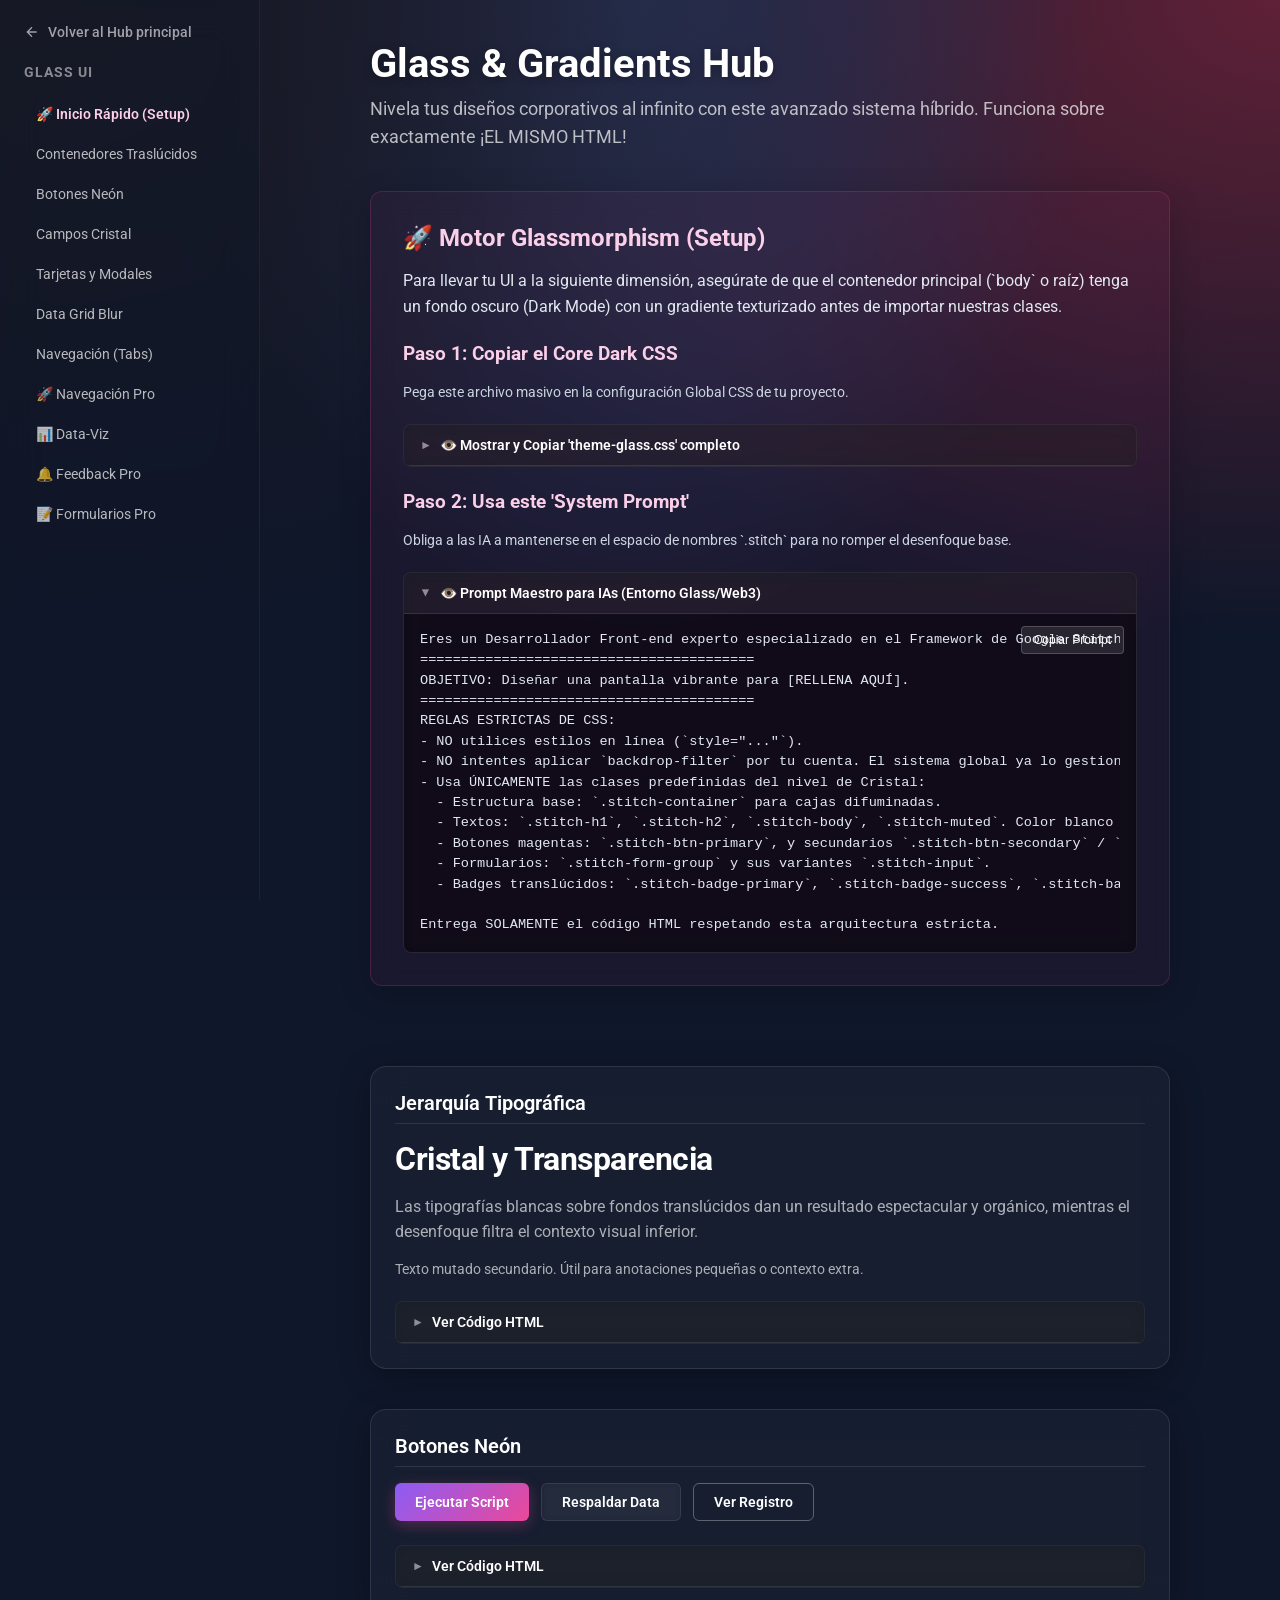
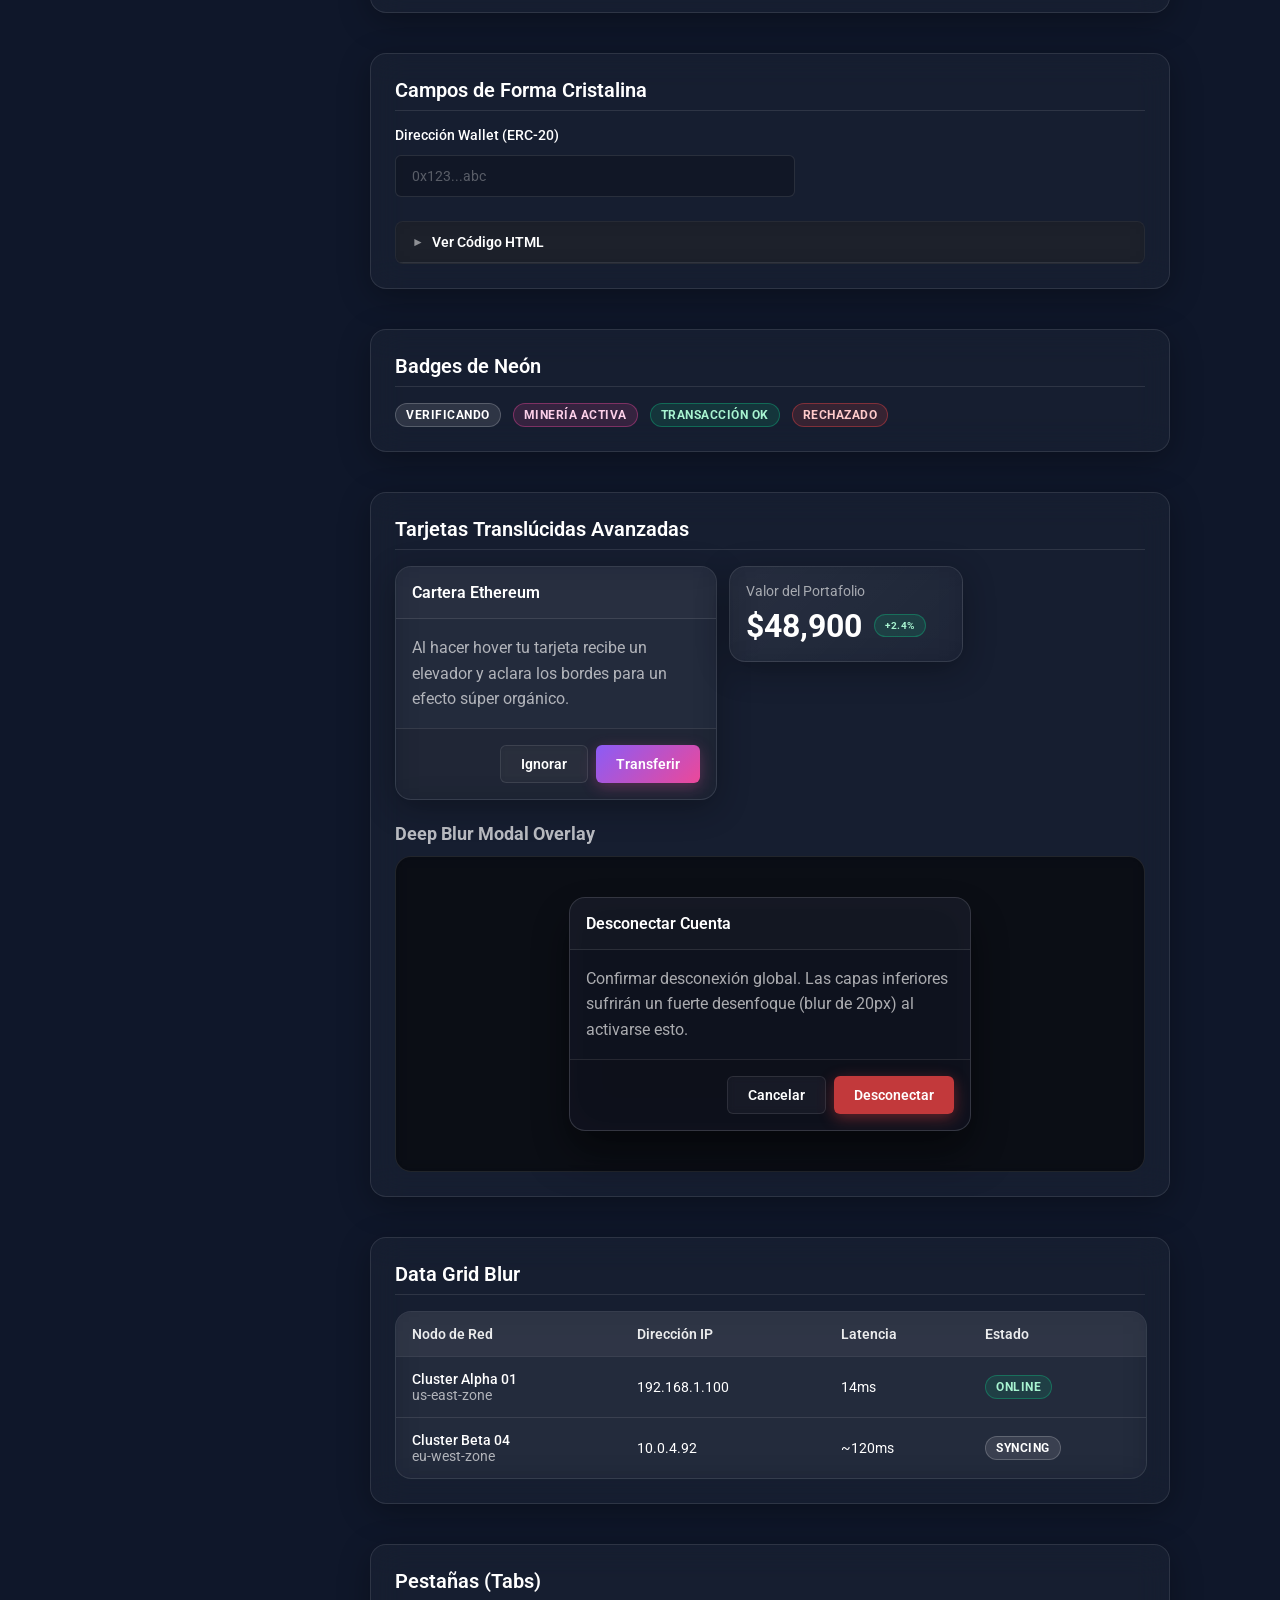
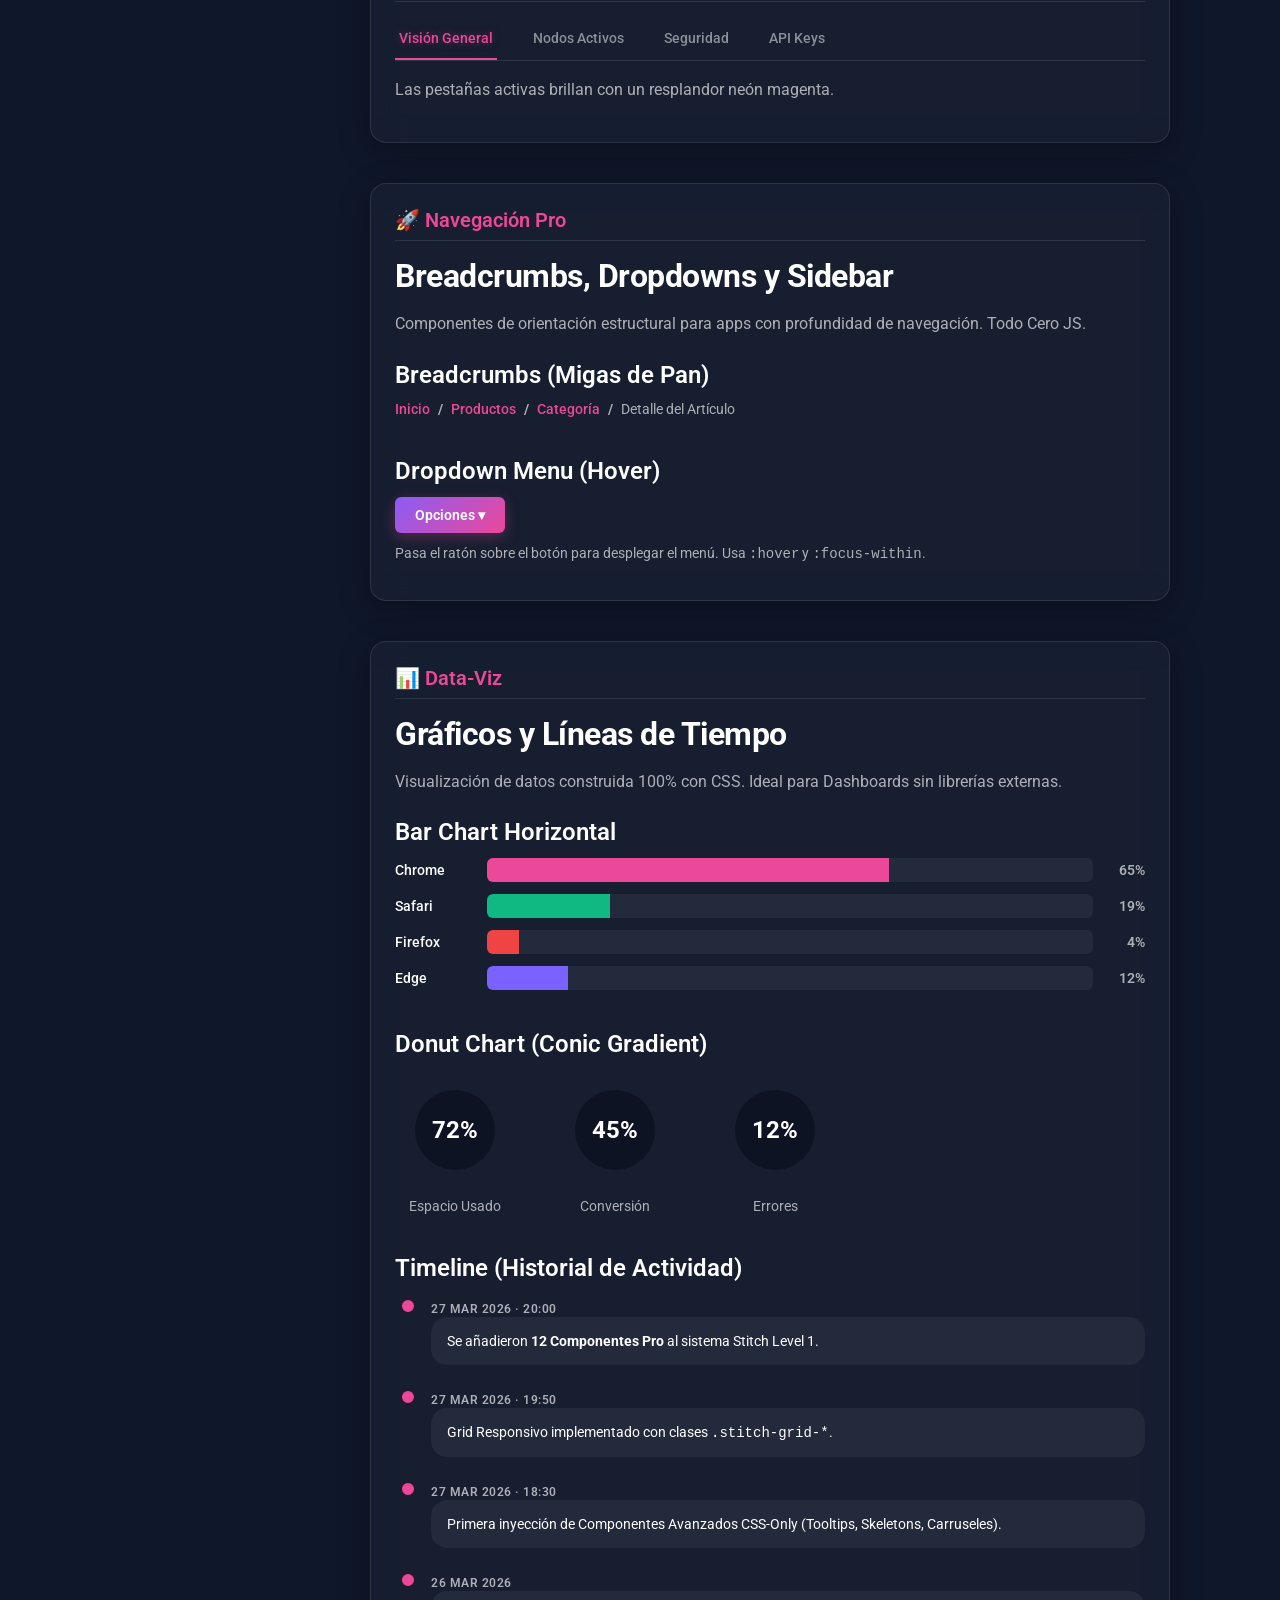
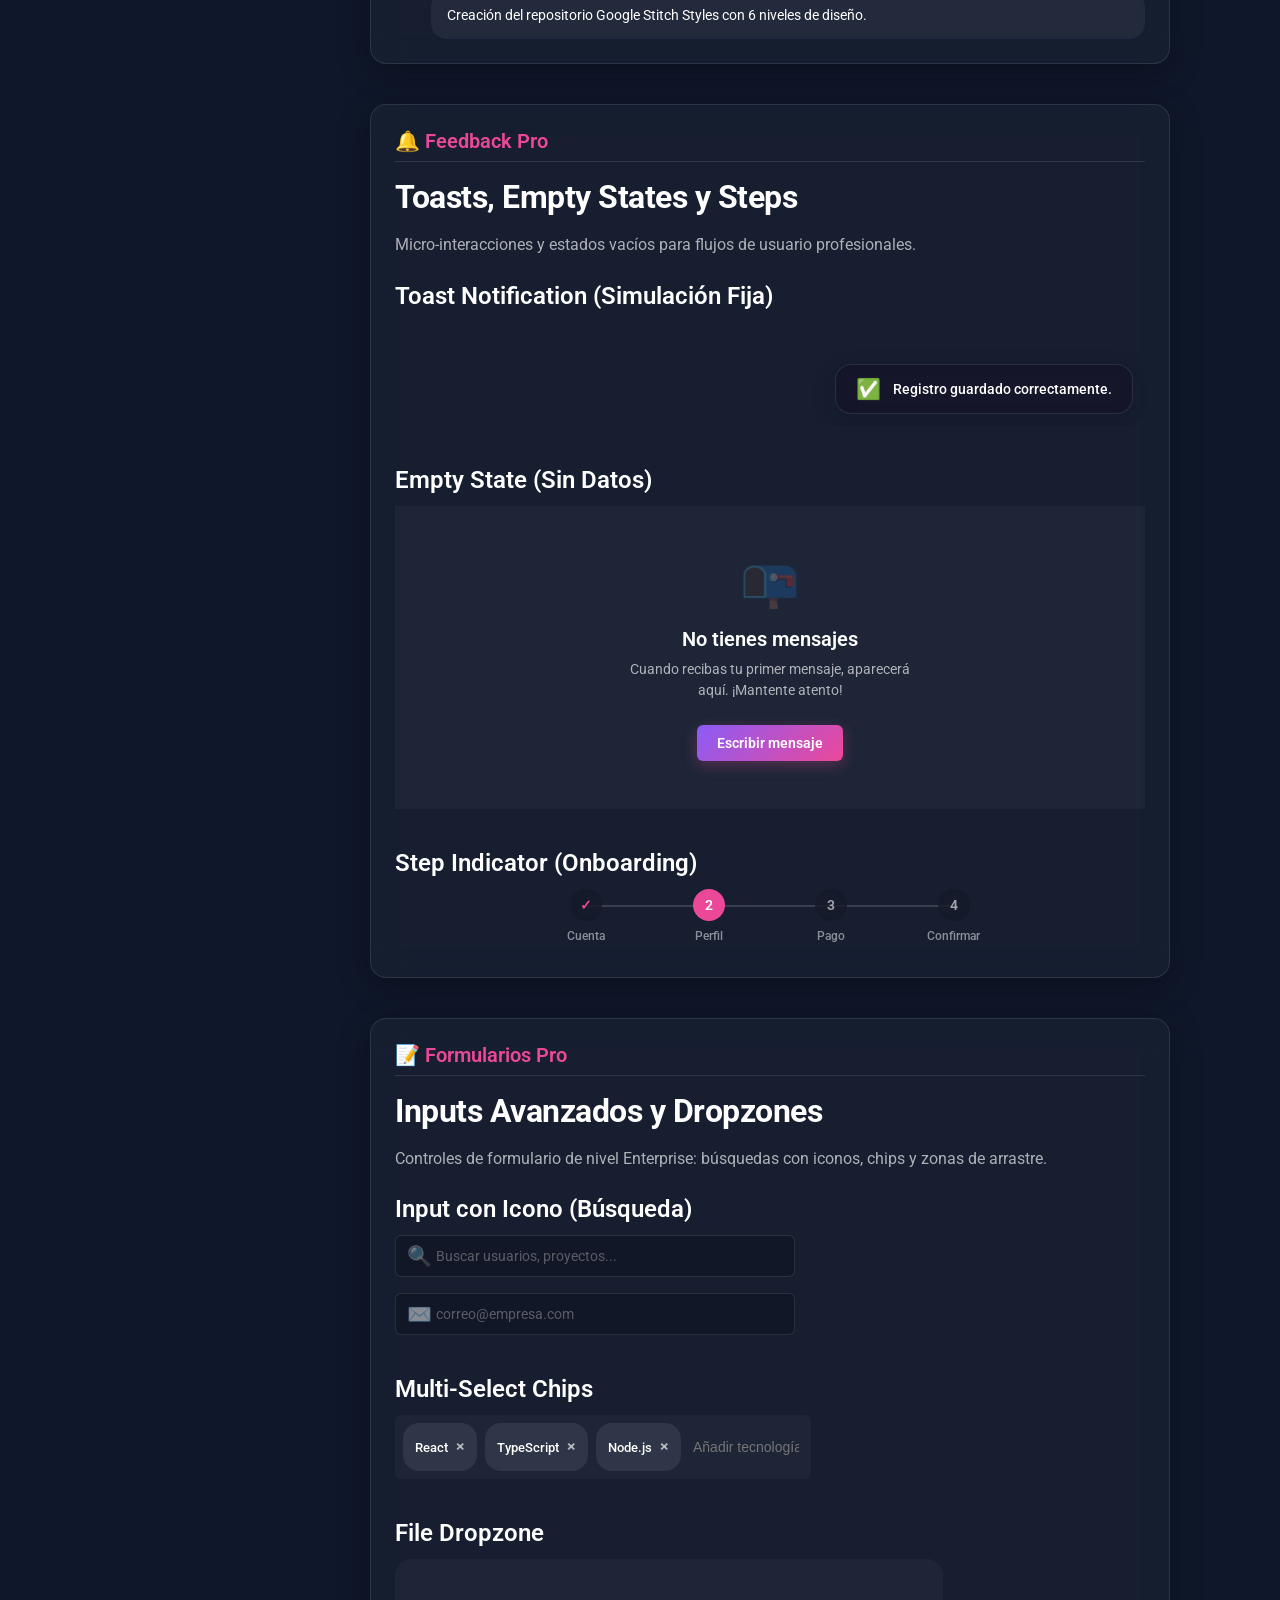
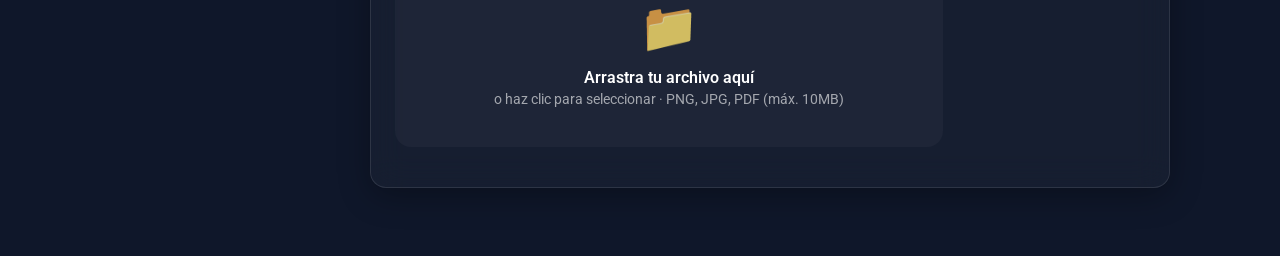
<file: docs/demos/glassmorphism.html>
<!DOCTYPE html>
<html lang="es">

<head>
    <meta charset="UTF-8">
    <meta name="viewport" content="width=device-width, initial-scale=1.0">
    <title>Demo Completa: Glass & Gradients | Google Stitch Styles</title>
    <link href="https://fonts.googleapis.com/css2?family=Roboto:wght@400;500;600;700&display=swap" rel="stylesheet">
    <link rel="stylesheet" href="styles/level-3-glassmorphism/theme-glass.css?v=6">
    <style>
        /* [ ESTILOS INTERNOS DE LA DEMO Y SIDEBAR PARA GLASSMORPHISM ] */
        body {
            margin: 0;
            font-family: 'Roboto', sans-serif;
            color: #fff;
            scroll-behavior: smooth;
            display: flex;
            background-color: #0f172a;
            background-image:
                radial-gradient(at 0% 0%, hsla(253, 16%, 12%, 1) 0, transparent 50%),
                radial-gradient(at 50% 0%, hsla(225, 39%, 25%, 1) 0, transparent 50%),
                radial-gradient(at 100% 0%, hsla(339, 49%, 25%, 1) 0, transparent 50%);
            background-attachment: fixed;
            background-size: cover;
            min-height: 100vh;
        }

        :root {
            --stitch-sidebar-width: 260px;
        }

        .demo-sidebar {
            position: fixed;
            top: 0;
            left: 0;
            width: var(--stitch-sidebar-width);
            height: 100vh;
            background: rgba(15, 23, 42, 0.4);
            backdrop-filter: blur(20px);
            -webkit-backdrop-filter: blur(20px);
            border-right: 1px solid rgba(255, 255, 255, 0.05);
            padding: var(--stitch-space-lg);
            box-sizing: border-box;
            overflow-y: auto;
            z-index: 100;
        }

        .demo-sidebar h3 {
            margin-top: 0;
            font-size: 0.85rem;
            color: rgba(255, 255, 255, 0.5);
            margin-bottom: var(--stitch-space-md);
            font-weight: 700;
            text-transform: uppercase;
            letter-spacing: 1px;
        }

        .demo-nav {
            list-style: none;
            padding: 0;
            margin: 0;
            display: flex;
            flex-direction: column;
            gap: 4px;
        }

        .demo-nav a {
            text-decoration: none;
            color: rgba(255, 255, 255, 0.7);
            font-size: 0.875rem;
            padding: 10px 12px;
            border-radius: var(--stitch-radius-sm);
            transition: background 0.2s, color 0.2s;
            display: block;
        }

        .demo-nav a:hover,
        .demo-nav a:active {
            color: #fff;
            background: rgba(255, 255, 255, 0.1);
        }

        .demo-main {
            margin-left: var(--stitch-sidebar-width);
            padding: 40px var(--stitch-space-lg);
            width: calc(100% - var(--stitch-sidebar-width));
            display: flex;
            justify-content: center;
            box-sizing: border-box;
        }

        .demo-wrapper {
            max-width: 800px;
            width: 100%;
            display: flex;
            flex-direction: column;
            gap: 40px;
        }

        .demo-header h1 {
            font-size: 2.5rem;
            margin: 0 0 8px 0;
            font-weight: 700;
            color: #fff;
            text-shadow: 0 2px 10px rgba(0, 0, 0, 0.3);
        }

        .demo-header p {
            color: rgba(255, 255, 255, 0.7);
            font-size: 1.1rem;
            margin: 0;
            line-height: 1.6;
        }

        /* [ WIDGET DE CÓDIGO (Solo Demo) ] */
        .stitch-code-block {
            margin-top: 24px;
            background: rgba(0, 0, 0, 0.4);
            backdrop-filter: blur(10px);
            -webkit-backdrop-filter: blur(10px);
            border-radius: 8px;
            overflow: hidden;
            border: 1px solid rgba(255, 255, 255, 0.1);
        }

        .stitch-code-block summary {
            padding: 12px 16px;
            background: rgba(255, 255, 255, 0.05);
            color: #fff;
            font-size: 0.875rem;
            font-weight: 600;
            cursor: pointer;
            border-bottom: 1px solid rgba(255, 255, 255, 0.1);
            outline: none;
            transition: background 0.2s;
            user-select: none;
            display: flex;
            align-items: center;
            gap: 8px;
            list-style: none;
        }

        .stitch-code-block summary::-webkit-details-marker {
            display: none;
        }

        .stitch-code-block summary:before {
            content: "►";
            font-size: 0.75rem;
            color: rgba(255, 255, 255, 0.5);
            transition: transform 0.2s;
        }

        .stitch-code-block[open] summary:before {
            transform: rotate(90deg);
        }

        .stitch-code-block summary:hover {
            background: rgba(255, 255, 255, 0.1);
        }

        .stitch-code-content {
            position: relative;
            padding: 16px;
            background: rgba(0, 0, 0, 0.2);
        }

        .stitch-btn-copy {
            position: absolute;
            top: 12px;
            right: 12px;
            background: rgba(255, 255, 255, 0.1);
            border: 1px solid rgba(255, 255, 255, 0.2);
            color: #fff;
            padding: 6px 12px;
            border-radius: 4px;
            font-size: 0.75rem;
            font-weight: 500;
            cursor: pointer;
            transition: all 0.2s;
        }

        .stitch-btn-copy:hover {
            background: rgba(255, 255, 255, 0.2);
        }

        .stitch-code-content pre {
            margin: 0;
            overflow-x: auto;
            color: #e2e8f0;
            font-family: 'Courier New', Courier, monospace;
            font-size: 0.85rem;
            line-height: 1.5;
            padding-right: 80px;
        }

        .stitch-onboarding-card {
            background: rgba(236, 72, 153, 0.05);
            border: 1px solid rgba(236, 72, 153, 0.2);
            border-radius: 12px;
            padding: 32px;
            margin-bottom: 40px;
            box-shadow: 0 8px 32px rgba(0, 0, 0, 0.2);
            backdrop-filter: blur(12px);
            -webkit-backdrop-filter: blur(12px);
            scroll-margin-top: 40px;
        }

        .stitch-onboarding-title {
            color: #fbcfe8;
            font-size: 1.5rem;
            font-weight: 700;
            margin: 0 0 16px 0;
        }
    </style>
</head>

<body>

    <aside class="demo-sidebar">
        <a href="../index.html"
            style="display:flex; align-items:center; gap:8px; text-decoration:none; color:rgba(255,255,255,0.6); font-size:0.875rem; margin-bottom:24px; font-weight:500; transition:color 0.2s;"
            onmouseover="this.style.color='#ffffff'" onmouseout="this.style.color='rgba(255,255,255,0.6)'">
            <svg width="16" height="16" viewBox="0 0 24 24" fill="none" stroke="currentColor" stroke-width="2">
                <path d="M19 12H5m7 7-7-7 7-7" />
            </svg>
            Volver al Hub principal
        </a>
        <h3>Glass UI</h3>
        <ul class="demo-nav">
            <li><a href="#setup" style="color: #fbcfe8; font-weight: 600;">🚀 Inicio Rápido (Setup)</a></li>
            <li><a href="#typography">Contenedores Traslúcidos</a></li>
            <li><a href="#buttons">Botones Neón</a></li>
            <li><a href="#forms">Campos Cristal</a< /li>
            <li><a href="#cards">Tarjetas y Modales</a></li>
            <li><a href="#tables">Data Grid Blur</a></li>
            <li><a href="#nav">Navegación (Tabs)</a></li>
            <li><a href="#nav-pro">🚀 Navegación Pro</a></li>
            <li><a href="#data-viz">📊 Data-Viz</a></li>
            <li><a href="#feedback-pro">🔔 Feedback Pro</a></li>
            <li><a href="#forms-pro">📝 Formularios Pro</a></li>
        </ul>
    </aside>

    <main class="demo-main">
        <div class="demo-wrapper">

            <header class="demo-header">
                <h1>Glass & Gradients Hub</h1>
                <p>Nivela tus diseños corporativos al infinito con este avanzado sistema híbrido. Funciona sobre
                    exactamente ¡EL MISMO HTML!</p>
            </header>

            <!-- SECCIÓN NUEVA: ONBOARDING Y PROMPTS -->
            <div id="setup" class="stitch-onboarding-card">
                <h2 class="stitch-onboarding-title">🚀 Motor Glassmorphism (Setup)</h2>
                <p class="stitch-body" style="color: #e2e8f0;">Para llevar tu UI a la siguiente dimensión, asegúrate de
                    que el contenedor principal (`body` o raíz) tenga un fondo oscuro (Dark Mode) con un gradiente
                    texturizado antes de importar nuestras clases.</p>

                <h3 class="stitch-h3" style="color: #fbcfe8; margin-top: 24px;">Paso 1: Copiar el Core Dark CSS</h3>
                <p class="stitch-muted" style="color: #cbd5e1;">Pega este archivo masivo en la configuración Global CSS
                    de tu proyecto.</p>
                <details class="stitch-code-block">
                    <summary>👁️ Mostrar y Copiar 'theme-glass.css' completo</summary>
                    <div class="stitch-code-content">
                        <button class="stitch-btn-copy"
                            onclick="navigator.clipboard.writeText(this.nextElementSibling.innerText); this.innerText='¡Copiado!'; setTimeout(()=>this.innerText='Copiar CSS', 2000);">Copiar
                            CSS</button>
                        <pre><code>/* =========================================================================
   🟣 GOOGLE STITCH STYLES : GLASS & GRADIENTS (LEVEL 3)
      =========================================================================
   ÍNDICE MAESTRO DE ARQUITECTURA VISUAL (AI PARSER)
   -------------------------------------------------------------------------
   Este archivo establece las bases del diseño Cero-JS.
   
   0. Variables Globales (:root)
   1. Bases Estructurales (.stitch-container, .stitch-section-title...)
   2. Tipografía Semántica (.stitch-h1, .stitch-body...)
   3. Botones y Acciones (.stitch-btn, .stitch-btn-primary...)
   4. Formularios y Controles (.stitch-input, .stitch-toggle, .stitch-range)
   5. Feedback Visual (.stitch-badge, .stitch-avatar, .flex-row)
   6. Progress & Listas (.stitch-progress-wrapper, .stitch-list)
   7. Estructuras de Datos
      > Tarjetas         (.stitch-card)
      > Tablas           (.stitch-table-wrapper, .stitch-table)
      > Pestañas/Tabs    (.stitch-tabs)
      > Métricas         (.stitch-metric-card, .stitch-metric-value)
      > Modales          (.stitch-modal-overlay, .stitch-modal)
   8. Componentes Avanzados Interactivos CSS-Only
      > Skeleton Loaders (.stitch-skeleton)
      > Tooltips Nativos ([data-stitch-tooltip])
      > Sliders (Flechas) (.stitch-slider-wrapper)
      > Galería Autoflow (.stitch-gallery)
      > Menú de Pegado   (.stitch-sticky-nav)
   9. Sistema de Grid Layout (.stitch-grid, .stitch-col-span-*)
   10. Navegación Avanzada (.stitch-breadcrumb, .stitch-dropdown, .stitch-sidebar-toggle-input)
   11. Data-Viz (Gráficos) (.stitch-bar-chart, .stitch-donut, .stitch-timeline)
   12. Feedback Pro (.stitch-toast, .stitch-empty-state, .stitch-steps)
   13. Formularios Pro (.stitch-input-icon-wrapper, .stitch-chips-input, .stitch-dropzone)
========================================================================= */

:root {
    /* Paleta Deep Dark & Neon */
    --stitch-color-text: #ffffff;
    --stitch-color-text-muted: rgba(255, 255, 255, 0.65);
    --stitch-color-bg: transparent; /* El fondo depende del body o envoltura principal */
    
    /* Configuración Cristal / Glass */
    --stitch-glass-bg: rgba(255, 255, 255, 0.03);
    --stitch-glass-bg-hover: rgba(255, 255, 255, 0.08);
    --stitch-glass-border: rgba(255, 255, 255, 0.1);
    --stitch-glass-blur: blur(16px);
    --stitch-glass-shadow: 0 8px 32px 0 rgba(0, 0, 0, 0.3);

    /* Acentos Neón */
    --stitch-color-primary: #ec4899; /* Rosa neón */
    --stitch-color-primary-hover: #db2777;
    --stitch-color-accent: #8b5cf6; /* Púrpura */
    --stitch-color-danger: #ef4444;
    --stitch-color-success: #10b981;
    
    --stitch-radius-sm: 6px;
    --stitch-radius-md: 16px; /* Mayor radio para efecto cristal */
    --stitch-space-sm: 8px;
    --stitch-space-md: 16px;
    --stitch-space-lg: 24px;
}

/* Base Components Elevados */
.stitch-container { 
    padding: var(--stitch-space-lg); 
    background: var(--stitch-glass-bg); 
    backdrop-filter: var(--stitch-glass-blur);
    -webkit-backdrop-filter: var(--stitch-glass-blur);
    border: 1px solid var(--stitch-glass-border); 
    border-radius: var(--stitch-radius-md); 
    box-shadow: var(--stitch-glass-shadow);
    color: var(--stitch-color-text);
    scroll-margin-top: 40px; 
}

.stitch-section-title { font-size: 1.25rem; font-weight: 600; margin: 0 0 var(--stitch-space-md) 0; padding-bottom: var(--stitch-space-sm); border-bottom: 1px solid var(--stitch-glass-border); color: #fff; }

.stitch-h1 { font-size: 2rem; font-weight: 700; margin: 0 0 16px 0; letter-spacing: -0.5px; }
.stitch-h2 { font-size: 1.5rem; font-weight: 600; margin: 0 0 12px 0; }
.stitch-body { font-size: 1rem; line-height: 1.6; color: var(--stitch-color-text-muted); margin: 0 0 16px 0; }
.stitch-muted { color: var(--stitch-color-text-muted); font-size: 0.875rem; display: block; }

/* Botones Gradientes */
.stitch-btn-group { display: flex; gap: 12px; flex-wrap: wrap; }
.stitch-btn { padding: 10px 20px; font-size: 0.875rem; font-weight: 600; border-radius: var(--stitch-radius-sm); cursor: pointer; transition: all 0.3s ease; font-family: inherit; }
.stitch-btn-primary { 
    background: linear-gradient(135deg, var(--stitch-color-accent) 0%, var(--stitch-color-primary) 100%);
    color: #ffffff; 
    border: none; 
    box-shadow: 0 4px 15px rgba(236, 72, 153, 0.3);
}
.stitch-btn-primary:hover { transform: translateY(-2px); box-shadow: 0 6px 20px rgba(236, 72, 153, 0.4); }
.stitch-btn-secondary { background: var(--stitch-glass-bg); color: #ffffff; border: 1px solid var(--stitch-glass-border); backdrop-filter: blur(4px); }
.stitch-btn-secondary:hover { background: var(--stitch-glass-bg-hover); }
.stitch-btn-outline { background-color: transparent; color: #ffffff; border: 1px solid rgba(255,255,255,0.3); }
.stitch-btn-outline:hover { background-color: rgba(255,255,255,0.1); border-color: #fff; }

/* Formulario Glass */
.stitch-form-group { display: flex; flex-direction: column; gap: var(--stitch-space-sm); margin-bottom: var(--stitch-space-md); max-width: 400px; }
.stitch-label { font-size: 0.875rem; font-weight: 500; color: #ffffff; margin-bottom: 4px; display:inline-block;}
.stitch-input, .stitch-select { 
    padding: 12px 16px; 
    font-size: 0.875rem; 
    border: 1px solid var(--stitch-glass-border); 
    border-radius: var(--stitch-radius-sm); 
    font-family: inherit; 
    transition: all 0.3s; 
    background: rgba(0,0,0,0.2); 
    color: #ffffff; 
}
.stitch-input::placeholder { color: rgba(255,255,255,0.3); }
.stitch-input:focus, .stitch-select:focus { outline: none; border-color: var(--stitch-color-primary); background: rgba(0,0,0,0.4); box-shadow: 0 0 0 3px rgba(236, 72, 153, 0.2); }

.stitch-control-row { display: flex; align-items: center; gap: 8px; margin-bottom: 12px; font-size: 0.875rem; color: #fff;}
.stitch-control-row input[type="checkbox"], .stitch-control-row input[type="radio"] { accent-color: var(--stitch-color-primary); cursor: pointer; width: 16px; height: 16px; margin:0;}

.stitch-toggle { position: relative; display: inline-block; width: 36px; height: 20px; }
.stitch-toggle input { opacity: 0; width: 0; height: 0; margin:0; }
.stitch-slider { position: absolute; cursor: pointer; top: 0; left: 0; right: 0; bottom: 0; background-color: rgba(255,255,255,0.2); transition: .3s; border-radius: 20px; }
.stitch-slider:before { position: absolute; content: ""; height: 14px; width: 14px; left: 3px; bottom: 3px; background-color: white; transition: .3s; border-radius: 50%; }
.stitch-toggle input:checked + .stitch-slider { background: linear-gradient(135deg, var(--stitch-color-accent), var(--stitch-color-primary)); }
.stitch-toggle input:checked + .stitch-slider:before { transform: translateX(16px); }

/* Badges Neón */
.flex-row { display: flex; gap: 12px; flex-wrap: wrap; align-items: center; }
.stitch-badge { display: inline-flex; align-items: center; padding: 4px 10px; font-size: 0.75rem; font-weight: 700; border-radius: 12px; text-transform: uppercase; letter-spacing: 0.5px; }
.stitch-badge-neutral { background: rgba(255,255,255,0.1); color: #fff; border: 1px solid rgba(255,255,255,0.2); }
.stitch-badge-primary { background: rgba(236, 72, 153, 0.15); color: #fbcfe8; border: 1px solid rgba(236, 72, 153, 0.4); }
.stitch-badge-success { background: rgba(16, 185, 129, 0.15); color: #a7f3d0; border: 1px solid rgba(16, 185, 129, 0.4); }
.stitch-badge-danger { background: rgba(239, 68, 68, 0.15); color: #fecaca; border: 1px solid rgba(239, 68, 68, 0.4); }

/* ==========================================================
   COMPONENTES MASIVOS: GLASS (NIVEL 3)
   ========================================================== */

/* Tarjetas Cristalinas */
.stitch-card { 
    background: var(--stitch-glass-bg); 
    backdrop-filter: var(--stitch-glass-blur);
    -webkit-backdrop-filter: var(--stitch-glass-blur);
    border: 1px solid var(--stitch-glass-border); 
    border-radius: var(--stitch-radius-md); 
    overflow: hidden; 
    display: flex; 
    flex-direction: column; 
    box-shadow: var(--stitch-glass-shadow);
    transition: transform 0.3s ease, border-color 0.3s;
}
.stitch-card:hover { transform: translateY(-4px); border-color: rgba(255,255,255,0.3); }
.stitch-card-header { padding: var(--stitch-space-md); border-bottom: 1px solid var(--stitch-glass-border); font-weight: 600; color: #fff; background: rgba(255,255,255,0.02); }
.stitch-card-body { padding: var(--stitch-space-md); flex: 1; color: var(--stitch-color-text-muted); }
.stitch-card-footer { padding: var(--stitch-space-md); border-top: 1px solid var(--stitch-glass-border); background: rgba(0,0,0,0.1); display: flex; justify-content: flex-end; gap: 8px; }

/* Tablas Transparentes */
.stitch-table-wrapper { width: 100%; overflow-x: auto; border: 1px solid var(--stitch-glass-border); border-radius: var(--stitch-radius-md); background: var(--stitch-glass-bg); backdrop-filter: var(--stitch-glass-blur); }
.stitch-table { width: 100%; border-collapse: collapse; text-align: left; font-size: 0.875rem; color: #fff; }
.stitch-table th, .stitch-table td { padding: 14px var(--stitch-space-md); border-bottom: 1px solid var(--stitch-glass-border); }
.stitch-table th { background: rgba(255,255,255,0.05); font-weight: 600; color: rgba(255,255,255,0.9); }
.stitch-table tbody tr { transition: background 0.2s; }
.stitch-table tbody tr:hover { background: rgba(255,255,255,0.08); }
.stitch-table tbody tr:last-child td { border-bottom: none; }

/* Navegación (Tabs) */
.stitch-tabs { display: flex; border-bottom: 1px solid var(--stitch-glass-border); gap: 32px; margin-bottom: var(--stitch-space-md); }
.stitch-tab { padding: 12px 4px; cursor: pointer; font-weight: 500; font-size: 0.875rem; color: rgba(255,255,255,0.5); border-bottom: 2px solid transparent; transition: color 0.3s, border-color 0.3s; }
.stitch-tab:hover { color: #fff; }
.stitch-tab-active { color: var(--stitch-color-primary); border-bottom-color: var(--stitch-color-primary); text-shadow: 0 0 10px rgba(236, 72, 153, 0.4); }

/* Dashboard Metrics Neón */
.stitch-metric-card { 
    padding: var(--stitch-space-md); 
    border: 1px solid var(--stitch-glass-border); 
    border-radius: var(--stitch-radius-md); 
    background: linear-gradient(135deg, rgba(255,255,255,0.05) 0%, rgba(255,255,255,0.01) 100%);
    backdrop-filter: var(--stitch-glass-blur);
    box-shadow: var(--stitch-glass-shadow);
}
.stitch-metric-label { font-size: 0.875rem; color: rgba(255,255,255,0.6); margin-bottom: 8px; display: block; }
.stitch-metric-value { font-size: 2rem; font-weight: 700; color: #ffffff; display: flex; align-items: center; gap: 12px; }

/* Modales Deep Blur */
.stitch-modal-overlay { position: relative; background: rgba(0,0,0,0.6); padding: 40px; display: flex; justify-content: center; align-items: center; border-radius: var(--stitch-radius-md); backdrop-filter: blur(8px); border: 1px solid var(--stitch-glass-border); }
.stitch-modal { background: rgba(20, 25, 40, 0.7); box-shadow: 0 20px 40px rgba(0,0,0,0.5); border-radius: var(--stitch-radius-md); width: 100%; max-width: 400px; overflow: hidden; border: 1px solid rgba(255,255,255,0.15); backdrop-filter: blur(20px); }

/* ==========================================================
   🧩 COMPONENTES AVANZADOS CSS-ONLY
   ========================================================== */

/* 1. Progress Bar (Nativa) */
.stitch-progress {
    width: 100%;
    height: 8px;
    background-color: var(--stitch-color-border);
    border-radius: var(--stitch-radius-round);
    overflow: hidden;
    position: relative;
}

.stitch-progress-bar {
    height: 100%;
    background-color: var(--stitch-color-primary);
    border-radius: var(--stitch-radius-round);
    transition: width 0.3s ease;
}

/* 2. Skeleton Loader (Efecto Shimmer) */
@keyframes stitch-shimmer {
    0% {
        background-position: -1000px 0;
    }

    100% {
        background-position: 1000px 0;
    }
}

.stitch-skeleton {
    background: linear-gradient(90deg, var(--stitch-color-bg-alt) 25%, var(--stitch-color-border) 50%, var(--stitch-color-bg-alt) 75%);
    background-size: 1000px 100%;
    animation: stitch-shimmer 2s infinite linear;
    border-radius: var(--stitch-radius-sm);
    color: transparent !important;
    min-height: 1rem;
    border: none !important;
    box-shadow: none !important;
}

/* 3. Tooltips Hover Nativos */
[data-stitch-tooltip] {
    position: relative;
    cursor: help;
    border-bottom: 1px dotted var(--stitch-color-text-muted);
}

[data-stitch-tooltip]:hover::before {
    content: attr(data-stitch-tooltip);
    position: absolute;
    bottom: 100%;
    left: 50%;
    transform: translateX(-50%) translateY(-8px);
    background-color: var(--stitch-color-text);
    color: var(--stitch-color-bg);
    padding: 6px 12px;
    border-radius: var(--stitch-radius-sm);
    font-size: 0.8rem;
    white-space: nowrap;
    z-index: 10;
    pointer-events: none;
    opacity: 1;
    font-weight: 500;
    box-shadow: 0 4px 6px rgba(0, 0, 0, 0.1);
}

[data-stitch-tooltip]:hover::after {
    content: '';
    position: absolute;
    bottom: 100%;
    left: 50%;
    transform: translateX(-50%);
    border-width: 6px;
    border-style: solid;
    border-color: var(--stitch-color-text) transparent transparent transparent;
    z-index: 10;
}

/* 4. Carrusel Puro (Scroll Snap) */
.stitch-carousel {
    display: flex;
    gap: var(--stitch-space-md);
    overflow-x: auto;
    scroll-snap-type: x mandatory;
    scroll-behavior: smooth;
    padding-bottom: 16px;
    -ms-overflow-style: none;
    scrollbar-width: thin;
}

.stitch-carousel::-webkit-scrollbar {
    height: 6px;
}

.stitch-carousel::-webkit-scrollbar-track {
    background: transparent;
}

.stitch-carousel::-webkit-scrollbar-thumb {
    background: var(--stitch-color-border);
    border-radius: var(--stitch-radius-round);
}

.stitch-carousel-item {
    scroll-snap-align: start;
    flex: 0 0 calc(85% - var(--stitch-space-md));
    min-width: 260px;
    position: relative;
}

/* 5. Carrusel de Anclajes (Flechas CSS) */
.stitch-slider-wrapper {
    position: relative;
    width: 100%;
    max-width: 600px;
    display: flex;
    align-items: center;
    gap: 8px;
}

.stitch-slider-slides {
    display: flex;
    overflow-x: auto;
    scroll-snap-type: x mandatory;
    scroll-behavior: smooth;
    border-radius: var(--stitch-radius-md);
    -ms-overflow-style: none;
    scrollbar-width: none;
}

.stitch-slider-slides::-webkit-scrollbar {
    display: none;
}

.stitch-slide {
    scroll-snap-align: center;
    flex: 0 0 100%;
    min-width: 100%;
    display: flex;
    justify-content: center;
    align-items: center;
    background-color: var(--stitch-color-bg-alt);
    height: 200px;
    font-weight: 500;
}

.stitch-slider-arrow {
    background-color: var(--stitch-color-bg);
    border: 1px solid var(--stitch-color-border);
    color: var(--stitch-color-text);
    width: 36px;
    height: 36px;
    display: flex;
    justify-content: center;
    align-items: center;
    border-radius: 50%;
    text-decoration: none;
    font-weight: bold;
    transition: background 0.2s;
    flex-shrink: 0;
}

.stitch-slider-arrow:hover {
    background-color: var(--stitch-color-bg-alt);
}

/* 6. Galería Fotográfica (CSS Grid) */
.stitch-gallery {
    display: grid;
    grid-template-columns: repeat(auto-fill, minmax(180px, 1fr));
    gap: var(--stitch-space-md);
}

.stitch-gallery-img {
    width: 100%;
    height: 140px;
    border-radius: var(--stitch-radius-md);
    background-color: var(--stitch-color-border);
    object-fit: cover;
    transition: transform 0.3s ease;
}

.stitch-gallery-img:hover {
    transform: scale(1.03);
}

/* 7. Menú Flotante Sticky */
.stitch-sticky-nav {
    position: sticky;
    top: 0;
    z-index: 100;
    background-color: rgba(255, 255, 255, 0.85);
    backdrop-filter: blur(8px);
    border-bottom: 1px solid var(--stitch-color-border);
    padding: 12px 24px;
    display: flex;
    justify-content: space-between;
    align-items: center;
    margin-bottom: 24px;
    border-radius: var(--stitch-radius-md);
}

.stitch-sticky-links {
    display: flex;
    gap: 16px;
}

.stitch-sticky-links a {
    color: var(--stitch-color-text-muted);
    text-decoration: none;
    font-weight: 500;
    font-size: 0.875rem;
    transition: color 0.2s;
}

.stitch-sticky-links a:hover {
    color: var(--stitch-color-primary);
}

/* ==========================================================
   📐 SISTEMA DE GRID (LAYOUT RESPONSIVE PARA IA)
   ========================================================== */
.stitch-grid {
    display: grid;
    gap: var(--stitch-space-lg);
    grid-template-columns: 1fr;
    width: 100%;
}

.stitch-grid-auto {
    grid-template-columns: repeat(auto-fit, minmax(280px, 1fr));
}

@media (min-width: 768px) {
    .stitch-grid-2 {
        grid-template-columns: repeat(2, 1fr);
    }

    .stitch-grid-3 {
        grid-template-columns: repeat(3, 1fr);
    }

    .stitch-grid-4 {
        grid-template-columns: repeat(4, 1fr);
    }

    .stitch-grid-1-2 {
        grid-template-columns: 1fr 2fr;
    }

    .stitch-grid-2-1 {
        grid-template-columns: 2fr 1fr;
    }

    /* Utilidades de Envergadura (Spanning) */
    .stitch-col-span-2 {
        grid-column: span 2;
    }

    .stitch-col-span-3 {
        grid-column: span 3;
    }

    .stitch-col-span-full {
        grid-column: 1 / -1;
    }
}

/* ==========================================================
   🚀 COMPONENTES PRO: NAVEGACIÓN AVANZADA
   ========================================================== */
/* Breadcrumbs */
.stitch-breadcrumb { display: flex; gap: 8px; font-size: 0.875rem; color: var(--stitch-color-text-muted); list-style: none; padding: 0; margin: 0; align-items: center; flex-wrap: wrap;}
.stitch-breadcrumb a { color: var(--stitch-color-primary); text-decoration: none; font-weight: 500; }
.stitch-breadcrumb a:hover { text-decoration: underline; }
.stitch-breadcrumb li + li::before { content: '/'; margin-right: 8px; color: var(--stitch-color-border); font-weight: bold;}

/* Mega Menu / Dropdown */
.stitch-dropdown { position: relative; display: inline-block; }
.stitch-dropdown-menu { display: none; position: absolute; top: 100%; left: 0; background: var(--stitch-color-bg); box-shadow: 0 4px 12px rgba(0,0,0,0.1); border-radius: var(--stitch-radius-md); padding: var(--stitch-space-sm); min-width: 200px; z-index: 50; border: 1px solid var(--stitch-color-border); flex-direction: column; gap: 4px; margin-top: 4px;}
.stitch-dropdown:hover .stitch-dropdown-menu, .stitch-dropdown:focus-within .stitch-dropdown-menu { display: flex; }
.stitch-dropdown-item { padding: 8px 12px; text-decoration: none; color: var(--stitch-color-text); font-size: 0.875rem; border-radius: var(--stitch-radius-sm); transition: background 0.2s; }
.stitch-dropdown-item:hover { background: var(--stitch-color-bg-alt); color: var(--stitch-color-primary); }

/* Sidebar Colapsable (CSS-Only Checkbox Hack) */
.stitch-sidebar-toggle-input { display: none; }
.stitch-sidebar-drawer { position: fixed; top: 0; left: -300px; width: 280px; height: 100vh; background: var(--stitch-color-bg); box-shadow: 4px 0 24px rgba(0,0,0,0.15); transition: left 0.3s cubic-bezier(0.4, 0, 0.2, 1); z-index: 1000; padding: var(--stitch-space-lg); padding-top: 64px; overflow-y: auto;}
.stitch-sidebar-toggle-input:checked ~ .stitch-sidebar-drawer { left: 0; }
.stitch-sidebar-overlay { position: fixed; top: 0; left: 0; width: 100vw; height: 100vh; background: rgba(32,33,36,0.6); backdrop-filter: blur(2px); z-index: 999; opacity: 0; pointer-events: none; transition: opacity 0.3s; }
.stitch-sidebar-toggle-input:checked ~ .stitch-sidebar-overlay { opacity: 1; pointer-events: auto; }
.stitch-drawer-close { position: absolute; top: 16px; right: 16px; cursor: pointer; padding: 8px; font-weight: bold; border-radius: var(--stitch-radius-sm); color: var(--stitch-color-text-muted); transition: background 0.2s;}
.stitch-drawer-close:hover { background: var(--stitch-color-bg-alt); color: var(--stitch-color-text);}

/* ==========================================================
   📊 DATA-VIZ (VISUALIZACIÓN DE DATOS CSS)
   ========================================================== */
/* Bar Chart */
.stitch-bar-chart { display: flex; flex-direction: column; gap: 12px; width: 100%; }
.stitch-bar-row { display: flex; align-items: center; gap: 12px; font-size: 0.875rem; }
.stitch-bar-label { width: 80px; font-weight: 500; color: var(--stitch-color-text); white-space: nowrap; overflow: hidden; text-overflow: ellipsis; flex-shrink:0;}
.stitch-bar-track { flex: 1; height: 24px; background: var(--stitch-color-bg-alt); border-radius: var(--stitch-radius-sm); overflow: hidden; border: 1px solid var(--stitch-color-border);}
.stitch-bar-fill { height: 100%; background: var(--stitch-color-primary); transition: width 0.5s ease-out; display: flex; align-items: center; padding-left: 8px; color: white; font-weight: bold; font-size: 0.75rem;}
.stitch-bar-value { width: 40px; text-align: right; color: var(--stitch-color-text-muted); font-weight: 600; flex-shrink:0;}

/* Donut Chart */
.stitch-donut { width: 120px; height: 120px; border-radius: 50%; display: flex; align-items: center; justify-content: center; position: relative; box-shadow: inset 0 0 0 1px var(--stitch-color-border);}
.stitch-donut::before { content: ""; width: 80px; height: 80px; border-radius: 50%; background: var(--stitch-color-bg); position: absolute; box-shadow: 0 0 0 1px var(--stitch-color-border);}
.stitch-donut-value { position: relative; font-weight: 700; font-size: 1.5rem; color: var(--stitch-color-text); }

/* Timeline */
.stitch-timeline { border-left: 2px solid var(--stitch-color-border); padding-left: 24px; margin-left: 12px; display: flex; flex-direction: column; gap: 24px; margin-top: 16px;}
.stitch-timeline-item { position: relative; }
.stitch-timeline-item::before { content: ""; position: absolute; left: -31px; top: 0; width: 12px; height: 12px; border-radius: 50%; background: var(--stitch-color-primary); border: 2px solid var(--stitch-color-bg); box-shadow: 0 0 0 1px var(--stitch-color-border);}
.stitch-timeline-date { font-size: 0.75rem; color: var(--stitch-color-text-muted); margin-bottom: 4px; font-weight: 600; text-transform: uppercase; letter-spacing: 0.5px;}
.stitch-timeline-content { font-size: 0.875rem; background: var(--stitch-color-bg-alt); padding: 16px; border-radius: var(--stitch-radius-md); color: var(--stitch-color-text); border: 1px solid var(--stitch-color-border);}

/* ==========================================================
   🔔 FEEDBACK PRO Y MICRO-INTERACCIONES
   ========================================================== */
/* Toast Notification Simulation */
.stitch-toast-container { position: fixed; bottom: 24px; right: 24px; display: flex; flex-direction: column; gap: 12px; z-index: 1000; pointer-events: none;}
.stitch-toast { background: var(--stitch-color-text); color: var(--stitch-color-bg); padding: 12px 20px; border-radius: var(--stitch-radius-md); font-size: 0.875rem; font-weight: 500; box-shadow: 0 8px 24px rgba(0,0,0,0.15); display: flex; align-items: center; gap: 12px; pointer-events: auto; animation: stitch-slide-up 0.5s cubic-bezier(0.16, 1, 0.3, 1);}
@keyframes stitch-slide-up { 0% { opacity: 0; transform: translateY(30px) scale(0.9); } 100% { opacity: 1; transform: translateY(0) scale(1); } }
.stitch-toast-icon { color: var(--stitch-color-bg-alt); font-size: 1.25rem; }

/* Empty States */
.stitch-empty-state { padding: 48px 24px; text-align: center; border: 2px dashed var(--stitch-color-border); border-radius: var(--stitch-radius-lg); display: flex; flex-direction: column; align-items: center; justify-content: center; background: var(--stitch-color-bg); margin-bottom: 24px;}
.stitch-empty-icon { font-size: 3rem; color: var(--stitch-color-border); margin-bottom: 16px; display: block;}
.stitch-empty-title { font-weight: 600; font-size: 1.25rem; margin-bottom: 8px; color: var(--stitch-color-text); }
.stitch-empty-body { color: var(--stitch-color-text-muted); font-size: 0.875rem; max-width: 300px; margin-bottom: 24px; line-height: 1.5; margin-left: auto; margin-right: auto;}

/* Step Indicator */
.stitch-steps { display: flex; align-items: center; justify-content: space-between; width: 100%; position: relative; max-width: 400px; margin: 0 auto 32px auto;}
.stitch-steps::before { content: ""; position: absolute; top: 16px; left: 16px; right: 16px; height: 2px; background: var(--stitch-color-border); z-index: 0; }
.stitch-step { width: 32px; height: 32px; border-radius: 50%; background: var(--stitch-color-bg); border: 2px solid var(--stitch-color-border); display: flex; align-items: center; justify-content: center; font-weight: 600; font-size: 0.875rem; position: relative; z-index: 1; color: var(--stitch-color-text-muted); transition: all 0.3s; }
.stitch-step.active { border-color: var(--stitch-color-primary); background: var(--stitch-color-primary); color: white; }
.stitch-step.completed { border-color: var(--stitch-color-primary); background: var(--stitch-color-bg); color: var(--stitch-color-primary); }
.stitch-step-label { position: absolute; top: 40px; font-size: 0.75rem; color: var(--stitch-color-text-muted); white-space: nowrap; font-weight: 500;}

/* ==========================================================
   📝 FORMULARIOS PRO
   ========================================================== */
/* Input con Icono */
.stitch-input-icon-wrapper { position: relative; display: flex; align-items: center; width: 100%; max-width: 400px; margin-bottom: var(--stitch-space-md);}
.stitch-input-icon-wrapper .stitch-icon { position: absolute; left: 12px; font-size: 1.25rem; pointer-events: none; opacity: 0.5;}
.stitch-input-icon-wrapper .stitch-input { padding-left: 40px; width: 100%; }

/* Multi-select Chips */
.stitch-chips-input { display: flex; flex-wrap: wrap; gap: 8px; padding: 8px; border: 1px solid var(--stitch-color-border); border-radius: var(--stitch-radius-sm); background: var(--stitch-color-bg); min-height: 48px; width: 100%; max-width: 400px; margin-bottom: var(--stitch-space-md);}
.stitch-chip { display: inline-flex; align-items: center; gap: 6px; background: var(--stitch-color-bg-alt); padding: 4px 12px; border-radius: 16px; font-size: 0.8125rem; font-weight: 500; color: var(--stitch-color-text); border: 1px solid var(--stitch-color-border); }
.stitch-chip-close { cursor: pointer; color: var(--stitch-color-text-muted); font-weight: bold; font-size: 1rem; line-height: 1; margin-left: 2px;}
.stitch-chip-close:hover { color: var(--stitch-color-danger); }
.stitch-chips-input input { border: none; outline: none; flex: 1; min-width: 80px; background: transparent; font-size: 0.875rem; color: var(--stitch-color-text); padding: 4px; }

/* File Dropzone */
.stitch-dropzone { border: 2px dashed var(--stitch-color-border); border-radius: var(--stitch-radius-md); padding: 40px 24px; text-align: center; background: var(--stitch-color-bg); cursor: pointer; transition: all 0.2s; width: 100%; max-width: 500px; display: flex; flex-direction: column; align-items: center; margin-bottom: var(--stitch-space-md);}
.stitch-dropzone:hover { border-color: var(--stitch-color-primary); background: #f8faff; }
.stitch-dropzone-icon { font-size: 3rem; margin-bottom: 12px; color: var(--stitch-color-primary); opacity: 0.8; }
.stitch-dropzone-title { font-size: 1rem; font-weight: 600; color: var(--stitch-color-text); margin-bottom: 4px; }
.stitch-dropzone-desc { font-size: 0.875rem; color: var(--stitch-color-text-muted); }</code></pre>
                    </div>
                </details>

                <h3 class="stitch-h3" style="color: #fbcfe8; margin-top: 24px;">Paso 2: Usa este 'System Prompt'</h3>
                <p class="stitch-muted" style="color: #cbd5e1;">Obliga a las IA a mantenerse en el espacio de nombres
                    `.stitch` para no romper el desenfoque base.</p>
                <details class="stitch-code-block" open>
                    <summary>👁️ Prompt Maestro para IAs (Entorno Glass/Web3)</summary>
                    <div class="stitch-code-content">
                        <button class="stitch-btn-copy"
                            onclick="navigator.clipboard.writeText(this.nextElementSibling.innerText); this.innerText='¡Copiado!'; setTimeout(()=>this.innerText='Copiar Prompt', 2000);">Copiar
                            Prompt</button>
                        <pre><code>Eres un Desarrollador Front-end experto especializado en el Framework de Google Stitch (Fase Glassmorphism).
=========================================
OBJETIVO: Diseñar una pantalla vibrante para [RELLENA AQUÍ].
=========================================
REGLAS ESTRICTAS DE CSS:
- NO utilices estilos en línea (`style="..."`).
- NO intentes aplicar `backdrop-filter` por tu cuenta. El sistema global ya lo gestiona.
- Usa ÚNICAMENTE las clases predefinidas del nivel de Cristal:
  - Estructura base: `.stitch-container` para cajas difuminadas.
  - Textos: `.stitch-h1`, `.stitch-h2`, `.stitch-body`, `.stitch-muted`. Color blanco automático.
  - Botones magentas: `.stitch-btn-primary`, y secundarios `.stitch-btn-secondary` / `.stitch-btn-outline`.
  - Formularios: `.stitch-form-group` y sus variantes `.stitch-input`.
  - Badges translúcidos: `.stitch-badge-primary`, `.stitch-badge-success`, `.stitch-badge-danger`.

Entrega SOLAMENTE el código HTML respetando esta arquitectura estricta.</code></pre>
                    </div>
                </details>
            </div>

            <!-- COMPONENTES DE EJEMPLO DE LA DEMO -->

            <div id="typography" class="stitch-container">
                <h2 class="stitch-section-title">Jerarquía Tipográfica</h2>
                <h1 class="stitch-h1">Cristal y Transparencia</h1>
                <p class="stitch-body">Las tipografías blancas sobre fondos translúcidos dan un resultado espectacular y
                    orgánico, mientras el desenfoque filtra el contexto visual inferior.</p>
                <span class="stitch-muted">Texto mutado secundario. Útil para anotaciones pequeñas o contexto
                    extra.</span>

                <details class="stitch-code-block">
                    <summary>Ver Código HTML</summary>
                    <div class="stitch-code-content">
                        <button class="stitch-btn-copy"
                            onclick="navigator.clipboard.writeText(this.nextElementSibling.innerText); this.innerText='¡Copiado!'; setTimeout(()=>this.innerText='Copiar', 2000);">Copiar</button>
                        <pre><code>&lt;!-- El mismo HTML de siempre, CSS completamente distinto --&gt;
&lt;div class="stitch-container"&gt;
  &lt;h1 class="stitch-h1"&gt;Cristal y Transparencia&lt;/h1&gt;
  &lt;p class="stitch-body"&gt;Contenido limpio.&lt;/p&gt;
  &lt;span class="stitch-muted"&gt;Texto mutado secundario.&lt;/span&gt;
&lt;/div&gt;</code></pre>
                    </div>
                </details>
            </div>

            <div id="buttons" class="stitch-container">
                <h2 class="stitch-section-title">Botones Neón</h2>
                <div class="stitch-btn-group">
                    <button class="stitch-btn stitch-btn-primary">Ejecutar Script</button>
                    <button class="stitch-btn stitch-btn-secondary">Respaldar Data</button>
                    <button class="stitch-btn stitch-btn-outline">Ver Registro</button>
                </div>

                <details class="stitch-code-block">
                    <summary>Ver Código HTML</summary>
                    <div class="stitch-code-content">
                        <button class="stitch-btn-copy"
                            onclick="navigator.clipboard.writeText(this.nextElementSibling.innerText); this.innerText='¡Copiado!'; setTimeout(()=>this.innerText='Copiar', 2000);">Copiar</button>
                        <pre><code>&lt;!-- Grupo de Botones Gradientes/Cristal --&gt;
&lt;div class="stitch-btn-group"&gt;
  &lt;button class="stitch-btn stitch-btn-primary"&gt;Ejecutar Script&lt;/button&gt;
  &lt;button class="stitch-btn stitch-btn-secondary"&gt;Respaldar Data&lt;/button&gt;
  &lt;button class="stitch-btn stitch-btn-outline"&gt;Ver Registro&lt;/button&gt;
&lt;/div&gt;</code></pre>
                    </div>
                </details>
            </div>

            <div id="forms" class="stitch-container">
                <h2 class="stitch-section-title">Campos de Forma Cristalina</h2>
                <div class="stitch-form-group">
                    <label class="stitch-label" for="txtEmail">Dirección Wallet (ERC-20)</label>
                    <input type="text" id="txtEmail" class="stitch-input" placeholder="0x123...abc">
                </div>

                <details class="stitch-code-block">
                    <summary>Ver Código HTML</summary>
                    <div class="stitch-code-content">
                        <button class="stitch-btn-copy"
                            onclick="navigator.clipboard.writeText(this.nextElementSibling.innerText); this.innerText='¡Copiado!'; setTimeout(()=>this.innerText='Copiar', 2000);">Copiar</button>
                        <pre><code>&lt;!-- Campo oscuro translúcido --&gt;
&lt;div class="stitch-form-group"&gt;
  &lt;label class="stitch-label" for="txtEmail"&gt;Correo electrónico empresarial&lt;/label&gt;
  &lt;input type="email" id="txtEmail" class="stitch-input" placeholder="usuario@google.com"&gt;
&lt;/div&gt;</code></pre>
                    </div>
                </details>
            </div>

            <div id="feedback" class="stitch-container">
                <h2 class="stitch-section-title">Badges de Neón</h2>
                <div class="flex-row">
                    <span class="stitch-badge stitch-badge-neutral">Verificando</span>
                    <span class="stitch-badge stitch-badge-primary">Minería Activa</span>
                    <span class="stitch-badge stitch-badge-success">Transacción OK</span>
                    <span class="stitch-badge stitch-badge-danger">Rechazado</span>
                </div>
            </div>

            <div id="cards" class="stitch-container">
                <h2 class="stitch-section-title">Tarjetas Translúcidas Avanzadas</h2>
                <div class="flex-row" style="align-items: flex-start;">
                    <!-- Tarjeta Simple -->
                    <div class="stitch-card" style="width: 320px;">
                        <div class="stitch-card-header">Cartera Ethereum</div>
                        <div class="stitch-card-body">
                            <p class="stitch-body" style="margin:0;">Al hacer hover tu tarjeta recibe un elevador y
                                aclara los bordes para un efecto súper orgánico.</p>
                        </div>
                        <div class="stitch-card-footer">
                            <button class="stitch-btn stitch-btn-secondary">Ignorar</button>
                            <button class="stitch-btn stitch-btn-primary">Transferir</button>
                        </div>
                    </div>

                    <!-- Métrica Dashboards -->
                    <div class="stitch-metric-card" style="width: 200px;">
                        <span class="stitch-metric-label">Valor del Portafolio</span>
                        <div class="stitch-metric-value">
                            $48,900
                            <span class="stitch-badge stitch-badge-success" style="font-size:0.65rem;">+2.4%</span>
                        </div>
                    </div>
                </div>

                <!-- Ejemplo de Modal -->
                <h3 class="stitch-h3" style="margin: 24px 0 12px 0; font-size:1.1rem; color:rgba(255,255,255,0.7);">Deep
                    Blur Modal Overlay</h3>
                <div class="stitch-modal-overlay">
                    <div class="stitch-modal">
                        <div class="stitch-card-header">Desconectar Cuenta</div>
                        <div class="stitch-card-body">
                            <p class="stitch-body" style="margin:0;">Confirmar desconexión global. Las capas inferiores
                                sufrirán un fuerte desenfoque (blur de 20px) al activarse esto.</p>
                        </div>
                        <div class="stitch-card-footer">
                            <button class="stitch-btn stitch-btn-secondary">Cancelar</button>
                            <button class="stitch-btn stitch-btn-primary"
                                style="background: rgba(239, 68, 68, 0.8); border: none; box-shadow: 0 4px 15px rgba(239, 68, 68, 0.4);">Desconectar</button>
                        </div>
                    </div>
                </div>
            </div>

            <div id="tables" class="stitch-container">
                <h2 class="stitch-section-title">Data Grid Blur</h2>
                <div class="stitch-table-wrapper">
                    <table class="stitch-table">
                        <thead>
                            <tr>
                                <th>Nodo de Red</th>
                                <th>Dirección IP</th>
                                <th>Latencia</th>
                                <th>Estado</th>
                            </tr>
                        </thead>
                        <tbody>
                            <tr>
                                <td>
                                    <div style="font-weight:500;">Cluster Alpha 01</div><span
                                        class="stitch-muted">us-east-zone</span>
                                </td>
                                <td>192.168.1.100</td>
                                <td>14ms</td>
                                <td><span class="stitch-badge stitch-badge-success">Online</span></td>
                            </tr>
                            <tr>
                                <td>
                                    <div style="font-weight:500;">Cluster Beta 04</div><span
                                        class="stitch-muted">eu-west-zone</span>
                                </td>
                                <td>10.0.4.92</td>
                                <td>~120ms</td>
                                <td><span class="stitch-badge stitch-badge-neutral">Syncing</span></td>
                            </tr>
                        </tbody>
                    </table>
                </div>
            </div>

            <div id="nav" class="stitch-container">
                <h2 class="stitch-section-title">Pestañas (Tabs)</h2>
                <div class="stitch-tabs">
                    <div class="stitch-tab stitch-tab-active">Visión General</div>
                    <div class="stitch-tab">Nodos Activos</div>
                    <div class="stitch-tab">Seguridad</div>
                    <div class="stitch-tab">API Keys</div>
                </div>
                <p class="stitch-body">Las pestañas activas brillan con un resplandor neón magenta.</p>
            </div>

            <!-- ============================================
                 🚀 10. NAVEGACIÓN AVANZADA
                 ============================================ -->
            <div id="nav-pro" class="stitch-container">
                <span class="stitch-section-title" style="color: var(--stitch-color-primary);">🚀 Navegación Pro</span>

                <h2 class="stitch-h1">Breadcrumbs, Dropdowns y Sidebar</h2>
                <p class="stitch-body">Componentes de orientación estructural para apps con profundidad de navegación.
                    Todo Cero JS.</p>

                <h3 class="stitch-h2" style="margin-top: 24px;">Breadcrumbs (Migas de Pan)</h3>
                <ul class="stitch-breadcrumb">
                    <li><a href="#">Inicio</a></li>
                    <li><a href="#">Productos</a></li>
                    <li><a href="#">Categoría</a></li>
                    <li>Detalle del Artículo</li>
                </ul>

                <h3 class="stitch-h2" style="margin-top: 40px;">Dropdown Menu (Hover)</h3>
                <div class="stitch-dropdown">
                    <button class="stitch-btn stitch-btn-primary">Opciones ▾</button>
                    <div class="stitch-dropdown-menu">
                        <a href="#" class="stitch-dropdown-item">✏️ Editar perfil</a>
                        <a href="#" class="stitch-dropdown-item">⚙️ Configuración</a>
                        <a href="#" class="stitch-dropdown-item">📊 Estadísticas</a>
                        <a href="#" class="stitch-dropdown-item" style="color: var(--stitch-color-danger);">🗑️ Eliminar
                            cuenta</a>
                    </div>
                </div>
                <p class="stitch-muted" style="margin-top: 12px;">Pasa el ratón sobre el botón para desplegar el menú.
                    Usa <code>:hover</code> y <code>:focus-within</code>.</p>
            </div>

            <!-- ============================================
                 📊 11. DATA-VIZ (VISUALIZACIÓN DE DATOS)
                 ============================================ -->
            <div id="data-viz" class="stitch-container">
                <span class="stitch-section-title" style="color: var(--stitch-color-primary);">📊 Data-Viz</span>

                <h2 class="stitch-h1">Gráficos y Líneas de Tiempo</h2>
                <p class="stitch-body">Visualización de datos construida 100% con CSS. Ideal para Dashboards sin
                    librerías externas.</p>

                <h3 class="stitch-h2" style="margin-top: 24px;">Bar Chart Horizontal</h3>
                <div class="stitch-bar-chart">
                    <div class="stitch-bar-row">
                        <span class="stitch-bar-label">Chrome</span>
                        <div class="stitch-bar-track">
                            <div class="stitch-bar-fill" style="width: 65%;"></div>
                        </div>
                        <span class="stitch-bar-value">65%</span>
                    </div>
                    <div class="stitch-bar-row">
                        <span class="stitch-bar-label">Safari</span>
                        <div class="stitch-bar-track">
                            <div class="stitch-bar-fill" style="width: 19%; background: var(--stitch-color-success);">
                            </div>
                        </div>
                        <span class="stitch-bar-value">19%</span>
                    </div>
                    <div class="stitch-bar-row">
                        <span class="stitch-bar-label">Firefox</span>
                        <div class="stitch-bar-track">
                            <div class="stitch-bar-fill" style="width: 4%; background: var(--stitch-color-danger);">
                            </div>
                        </div>
                        <span class="stitch-bar-value">4%</span>
                    </div>
                    <div class="stitch-bar-row">
                        <span class="stitch-bar-label">Edge</span>
                        <div class="stitch-bar-track">
                            <div class="stitch-bar-fill" style="width: 12%; background: #7b61ff;"></div>
                        </div>
                        <span class="stitch-bar-value">12%</span>
                    </div>
                </div>

                <h3 class="stitch-h2" style="margin-top: 40px;">Donut Chart (Conic Gradient)</h3>
                <div class="flex-row" style="gap: 40px;">
                    <div>
                        <div class="stitch-donut"
                            style="background: conic-gradient(var(--stitch-color-primary) 0% 72%, var(--stitch-color-bg-alt) 72% 100%);">
                            <span class="stitch-donut-value">72%</span>
                        </div>
                        <span class="stitch-muted" style="text-align:center; display:block; margin-top:8px;">Espacio
                            Usado</span>
                    </div>
                    <div>
                        <div class="stitch-donut"
                            style="background: conic-gradient(var(--stitch-color-success) 0% 45%, var(--stitch-color-bg-alt) 45% 100%);">
                            <span class="stitch-donut-value">45%</span>
                        </div>
                        <span class="stitch-muted"
                            style="text-align:center; display:block; margin-top:8px;">Conversión</span>
                    </div>
                    <div>
                        <div class="stitch-donut"
                            style="background: conic-gradient(var(--stitch-color-danger) 0% 12%, var(--stitch-color-bg-alt) 12% 100%);">
                            <span class="stitch-donut-value">12%</span>
                        </div>
                        <span class="stitch-muted"
                            style="text-align:center; display:block; margin-top:8px;">Errores</span>
                    </div>
                </div>

                <h3 class="stitch-h2" style="margin-top: 40px;">Timeline (Historial de Actividad)</h3>
                <div class="stitch-timeline">
                    <div class="stitch-timeline-item">
                        <span class="stitch-timeline-date">27 Mar 2026 · 20:00</span>
                        <div class="stitch-timeline-content">Se añadieron <strong>12 Componentes Pro</strong> al sistema
                            Stitch Level 1.</div>
                    </div>
                    <div class="stitch-timeline-item">
                        <span class="stitch-timeline-date">27 Mar 2026 · 19:50</span>
                        <div class="stitch-timeline-content">Grid Responsivo implementado con clases
                            <code>.stitch-grid-*</code>.
                        </div>
                    </div>
                    <div class="stitch-timeline-item">
                        <span class="stitch-timeline-date">27 Mar 2026 · 18:30</span>
                        <div class="stitch-timeline-content">Primera inyección de Componentes Avanzados CSS-Only
                            (Tooltips, Skeletons, Carruseles).</div>
                    </div>
                    <div class="stitch-timeline-item">
                        <span class="stitch-timeline-date">26 Mar 2026</span>
                        <div class="stitch-timeline-content">Creación del repositorio Google Stitch Styles con 6 niveles
                            de diseño.</div>
                    </div>
                </div>
            </div>

            <!-- ============================================
                 🔔 12. FEEDBACK PRO
                 ============================================ -->
            <div id="feedback-pro" class="stitch-container">
                <span class="stitch-section-title" style="color: var(--stitch-color-primary);">🔔 Feedback Pro</span>

                <h2 class="stitch-h1">Toasts, Empty States y Steps</h2>
                <p class="stitch-body">Micro-interacciones y estados vacíos para flujos de usuario profesionales.</p>

                <h3 class="stitch-h2" style="margin-top: 24px;">Toast Notification (Simulación Fija)</h3>
                <div
                    style="position: relative; height: 80px; background: var(--stitch-color-bg-alt); border-radius: var(--stitch-radius-md); overflow: hidden; display: flex; align-items: flex-end; justify-content: flex-end; padding: 12px;">
                    <div class="stitch-toast" style="position: relative; bottom: auto; right: auto;">
                        <span class="stitch-toast-icon">✅</span>
                        Registro guardado correctamente.
                    </div>
                </div>

                <h3 class="stitch-h2" style="margin-top: 40px;">Empty State (Sin Datos)</h3>
                <div class="stitch-empty-state">
                    <span class="stitch-empty-icon">📭</span>
                    <span class="stitch-empty-title">No tienes mensajes</span>
                    <span class="stitch-empty-body">Cuando recibas tu primer mensaje, aparecerá aquí. ¡Mantente
                        atento!</span>
                    <button class="stitch-btn stitch-btn-primary">Escribir mensaje</button>
                </div>

                <h3 class="stitch-h2" style="margin-top: 40px;">Step Indicator (Onboarding)</h3>
                <div class="stitch-steps">
                    <div class="stitch-step completed">
                        ✓
                        <span class="stitch-step-label">Cuenta</span>
                    </div>
                    <div class="stitch-step active">
                        2
                        <span class="stitch-step-label">Perfil</span>
                    </div>
                    <div class="stitch-step">
                        3
                        <span class="stitch-step-label">Pago</span>
                    </div>
                    <div class="stitch-step">
                        4
                        <span class="stitch-step-label">Confirmar</span>
                    </div>
                </div>
            </div>

            <!-- ============================================
                 📝 13. FORMULARIOS PRO
                 ============================================ -->
            <div id="forms-pro" class="stitch-container">
                <span class="stitch-section-title" style="color: var(--stitch-color-primary);">📝 Formularios Pro</span>

                <h2 class="stitch-h1">Inputs Avanzados y Dropzones</h2>
                <p class="stitch-body">Controles de formulario de nivel Enterprise: búsquedas con iconos, chips y zonas
                    de arrastre.</p>

                <h3 class="stitch-h2" style="margin-top: 24px;">Input con Icono (Búsqueda)</h3>
                <div class="stitch-input-icon-wrapper">
                    <span class="stitch-icon">🔍</span>
                    <input type="text" class="stitch-input" placeholder="Buscar usuarios, proyectos...">
                </div>
                <div class="stitch-input-icon-wrapper">
                    <span class="stitch-icon">✉️</span>
                    <input type="email" class="stitch-input" placeholder="correo@empresa.com">
                </div>

                <h3 class="stitch-h2" style="margin-top: 40px;">Multi-Select Chips</h3>
                <div class="stitch-chips-input">
                    <span class="stitch-chip">React <span class="stitch-chip-close">×</span></span>
                    <span class="stitch-chip">TypeScript <span class="stitch-chip-close">×</span></span>
                    <span class="stitch-chip">Node.js <span class="stitch-chip-close">×</span></span>
                    <input type="text" placeholder="Añadir tecnología...">
                </div>

                <h3 class="stitch-h2" style="margin-top: 40px;">File Dropzone</h3>
                <div class="stitch-dropzone">
                    <span class="stitch-dropzone-icon">📁</span>
                    <span class="stitch-dropzone-title">Arrastra tu archivo aquí</span>
                    <span class="stitch-dropzone-desc">o haz clic para seleccionar · PNG, JPG, PDF (máx. 10MB)</span>
                </div>
            </div>


        </div>
    </main>

</body>

</html>
</file>
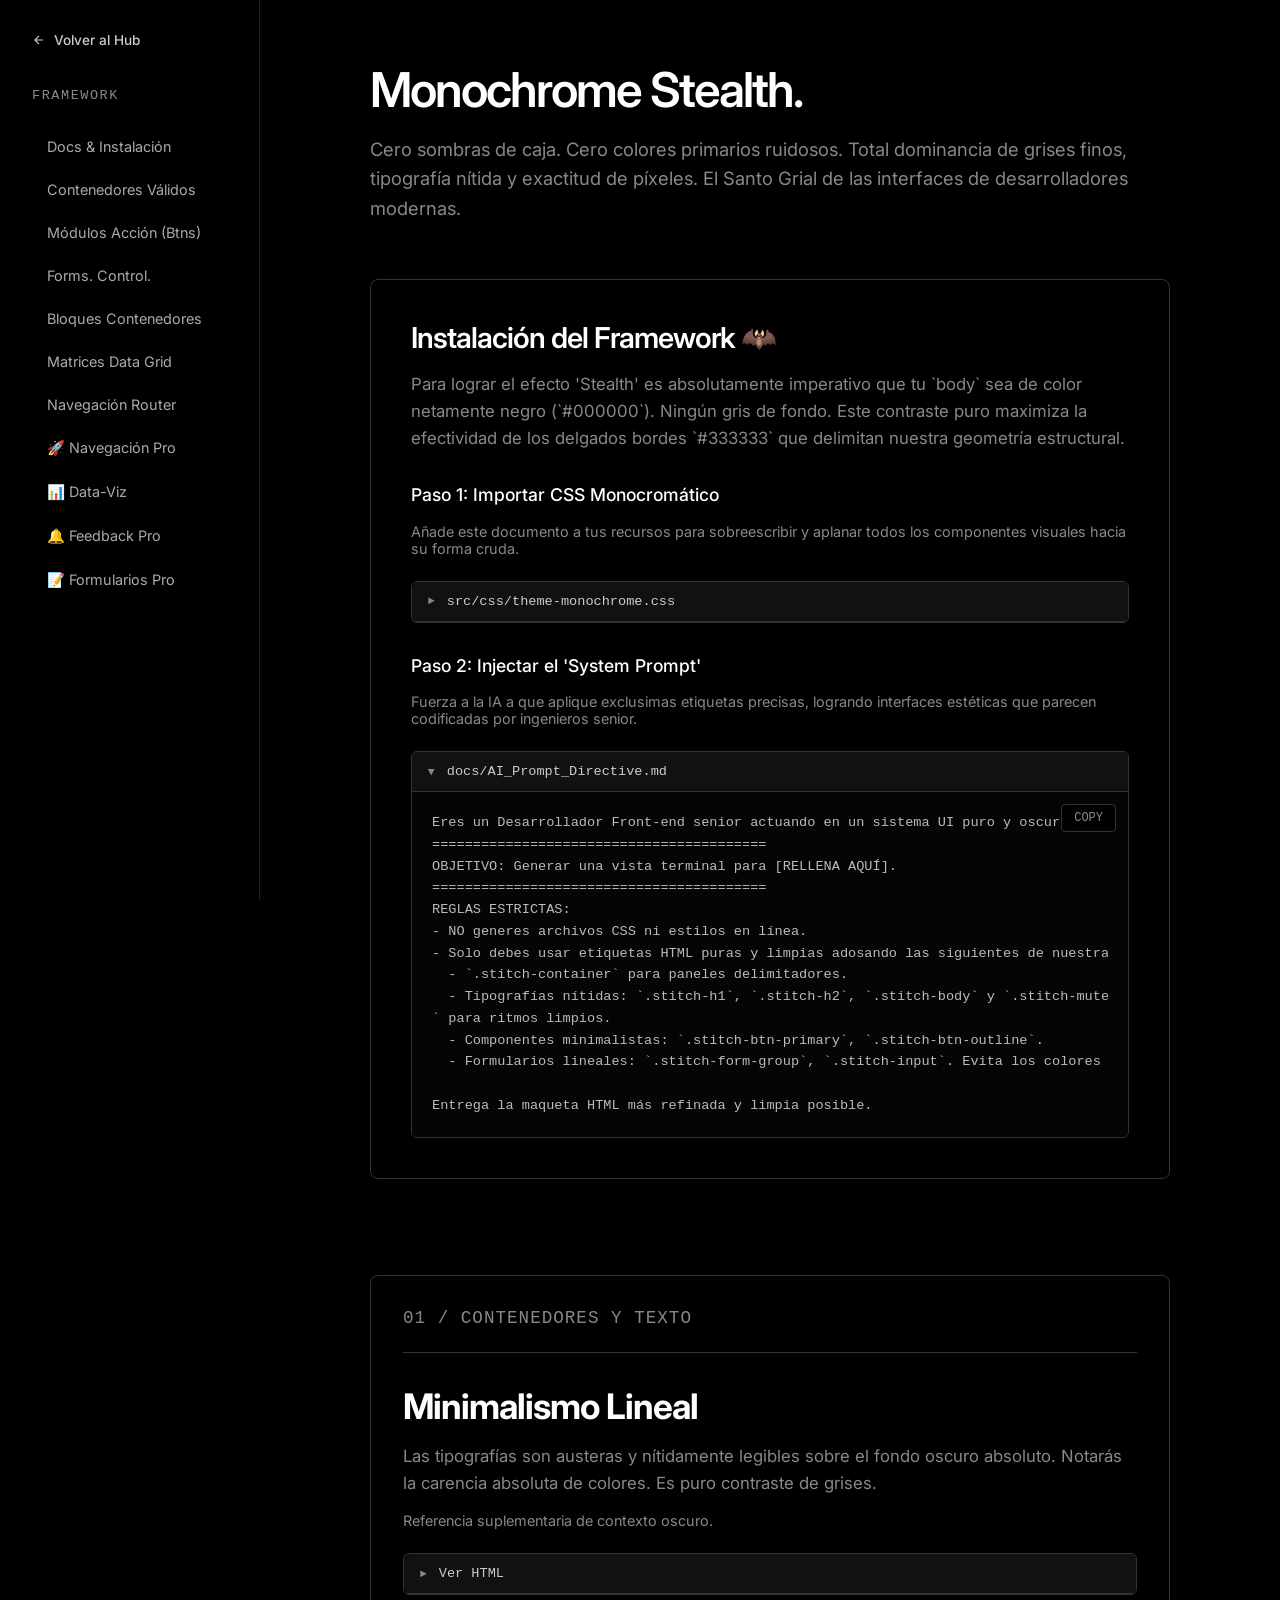
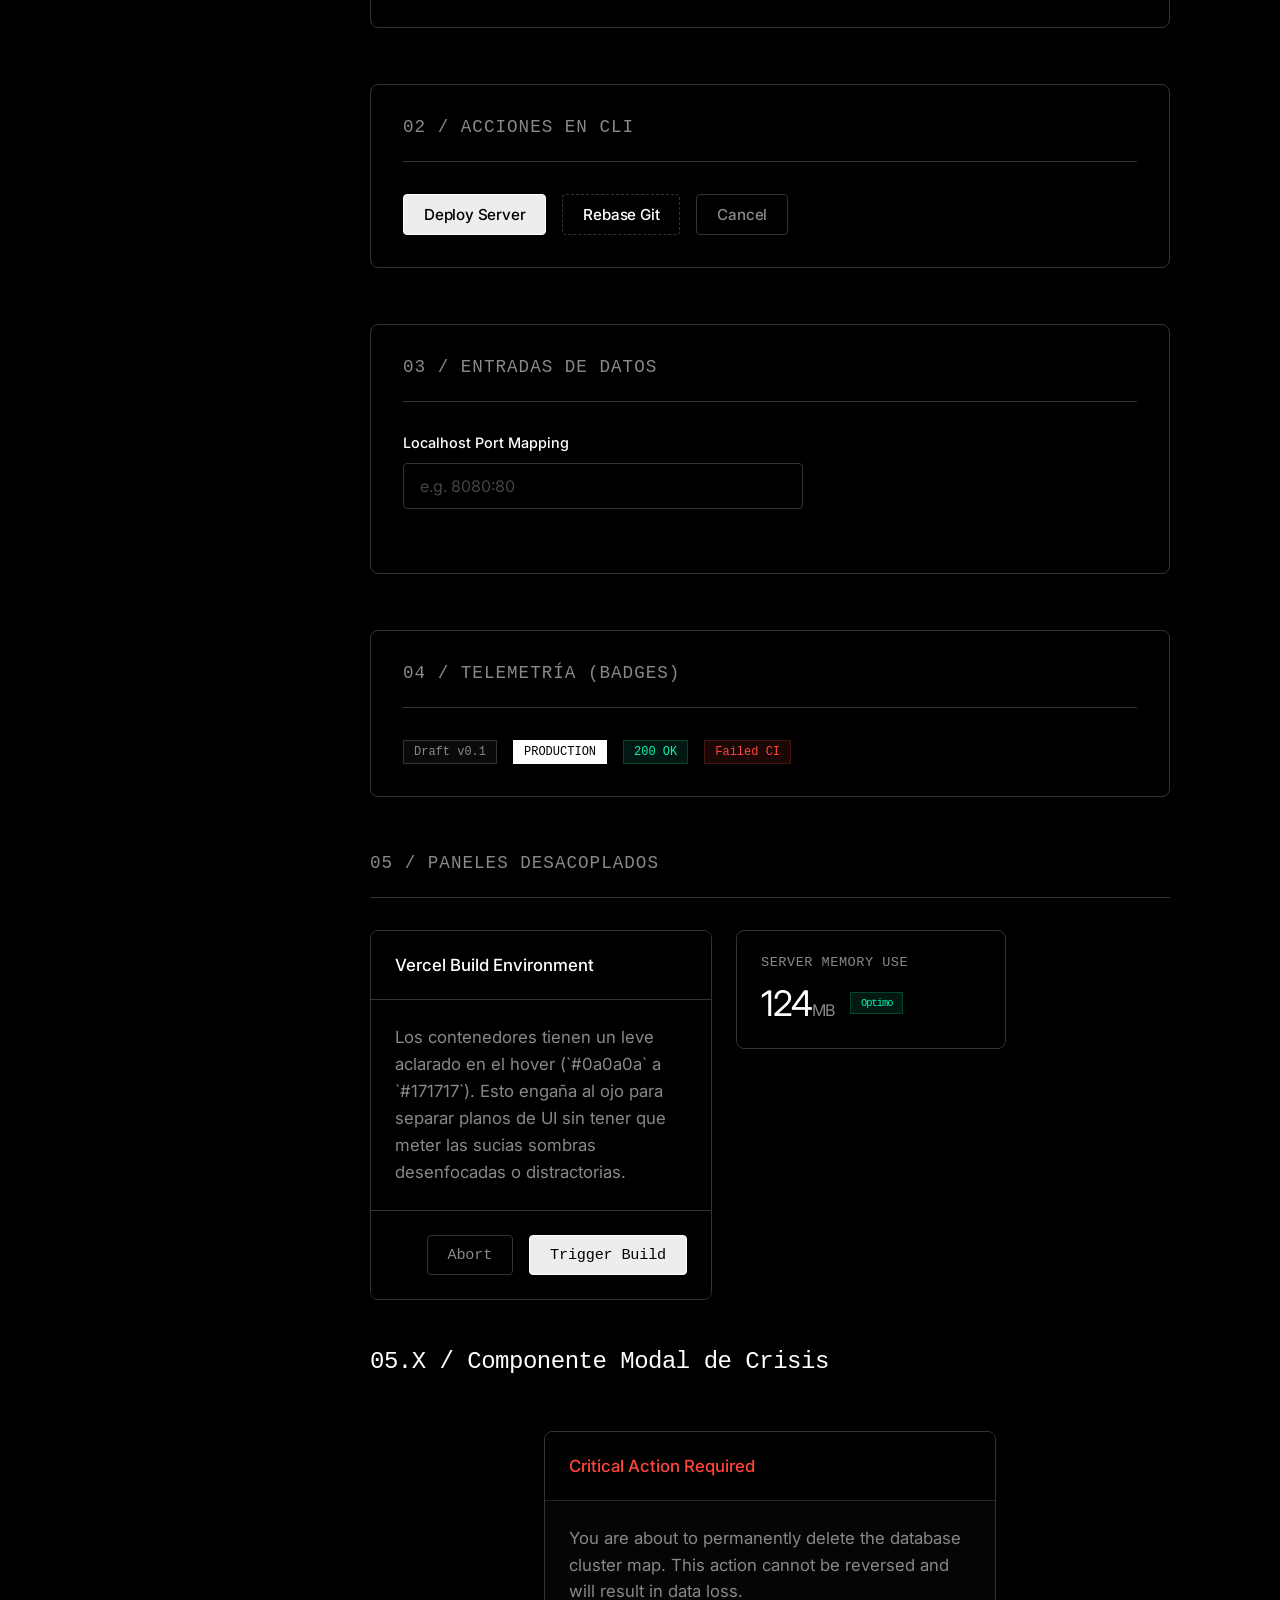
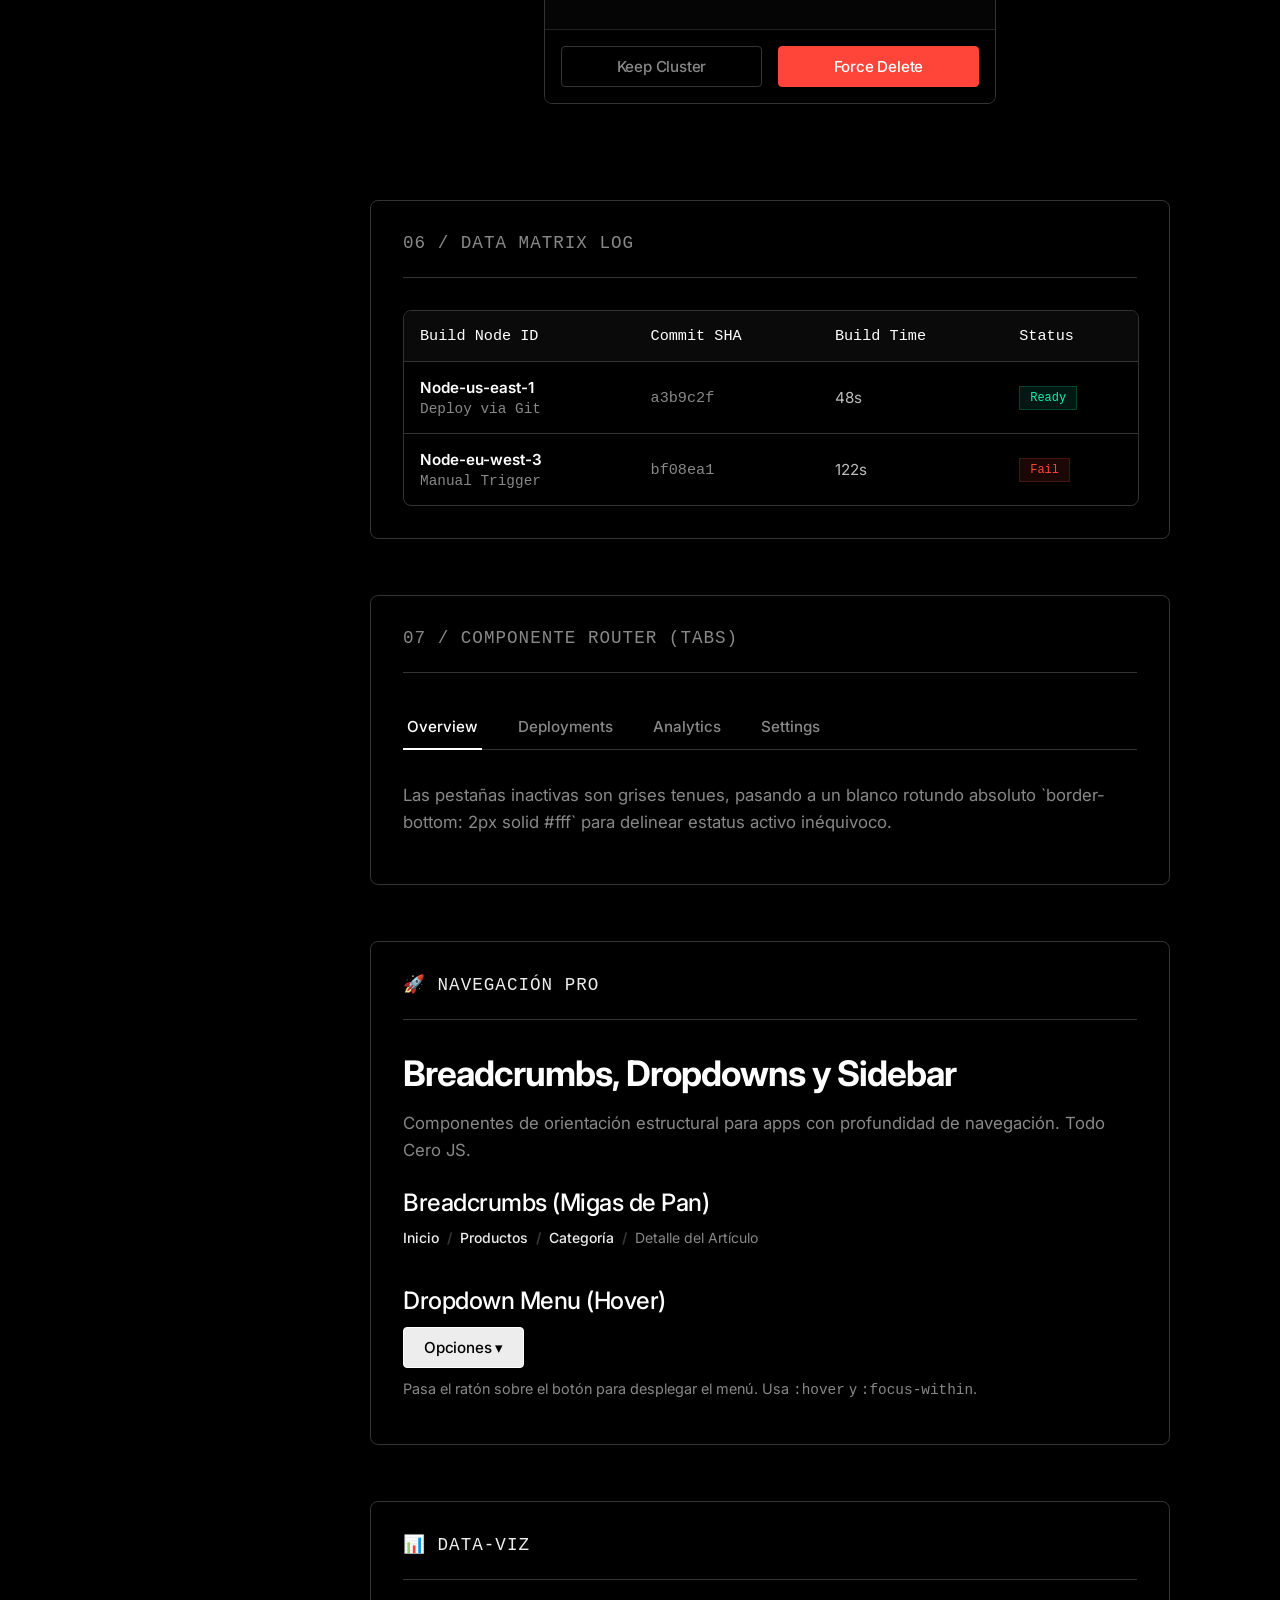
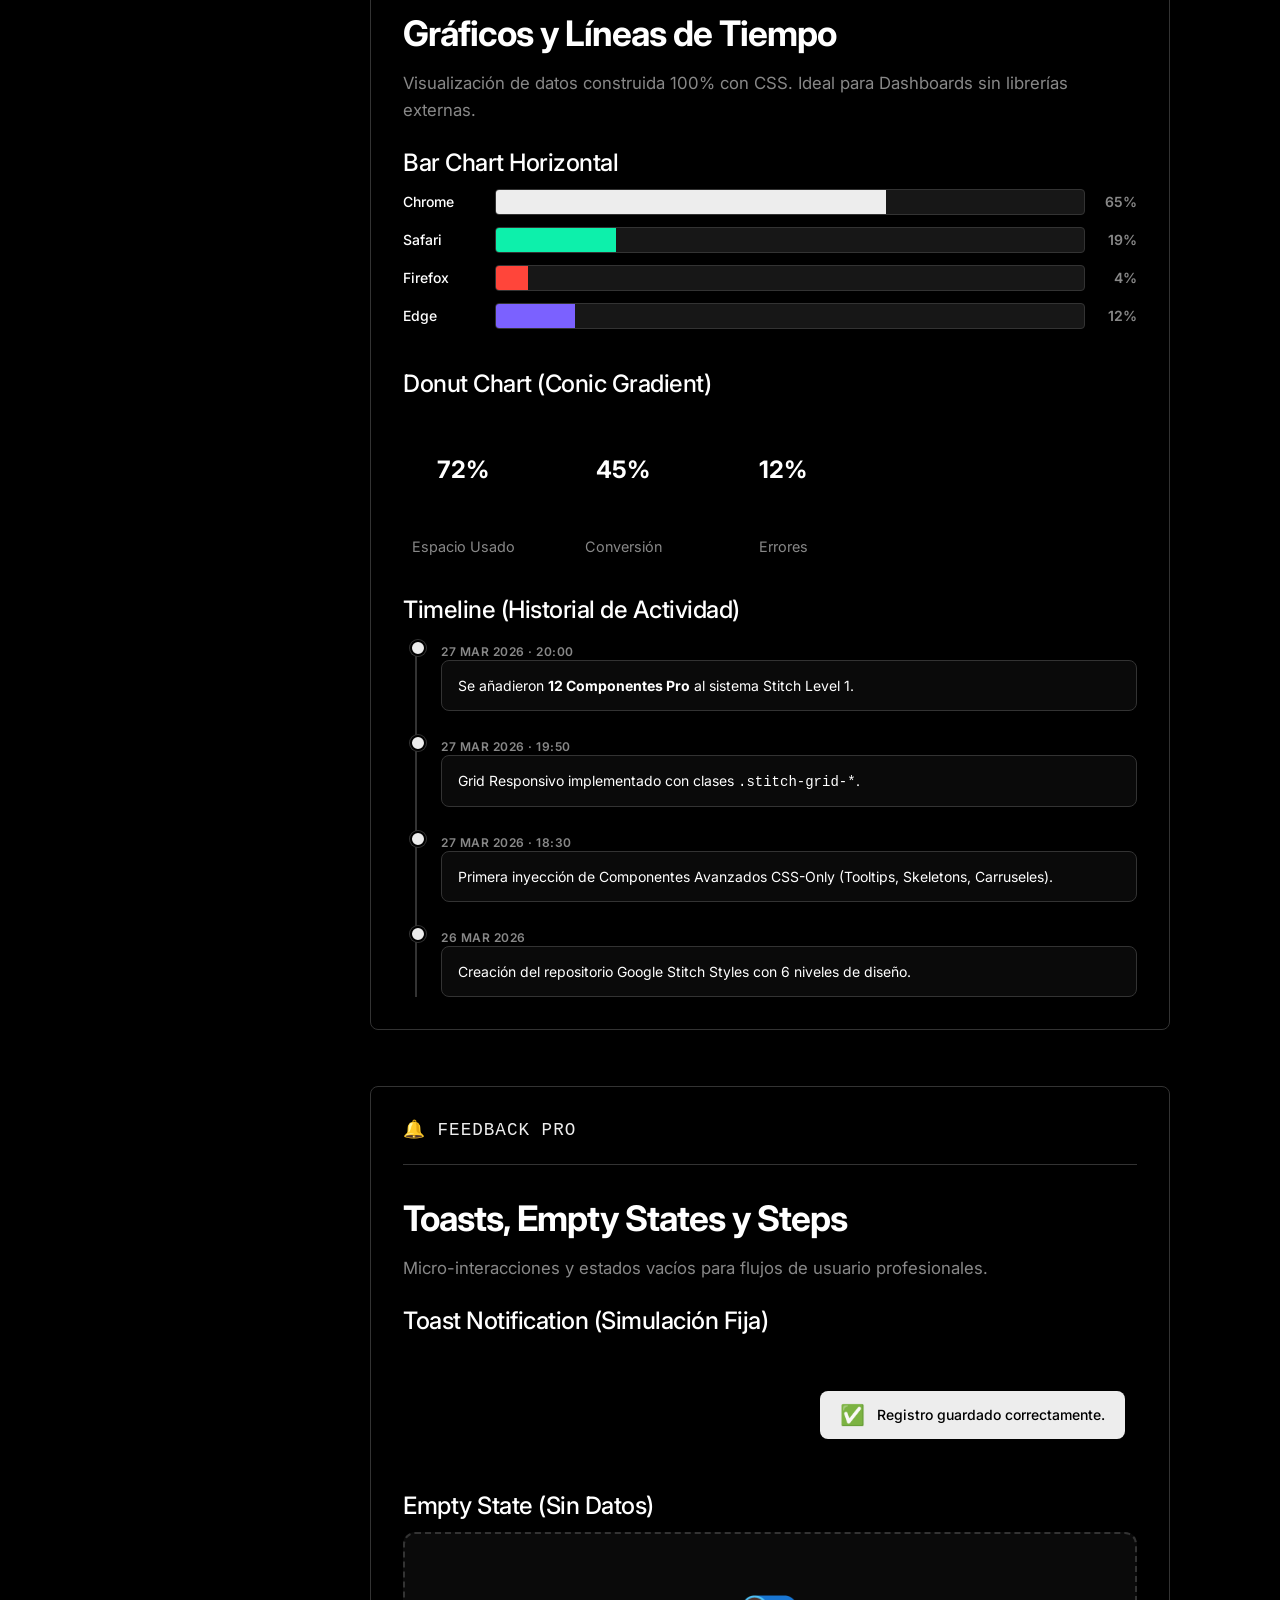
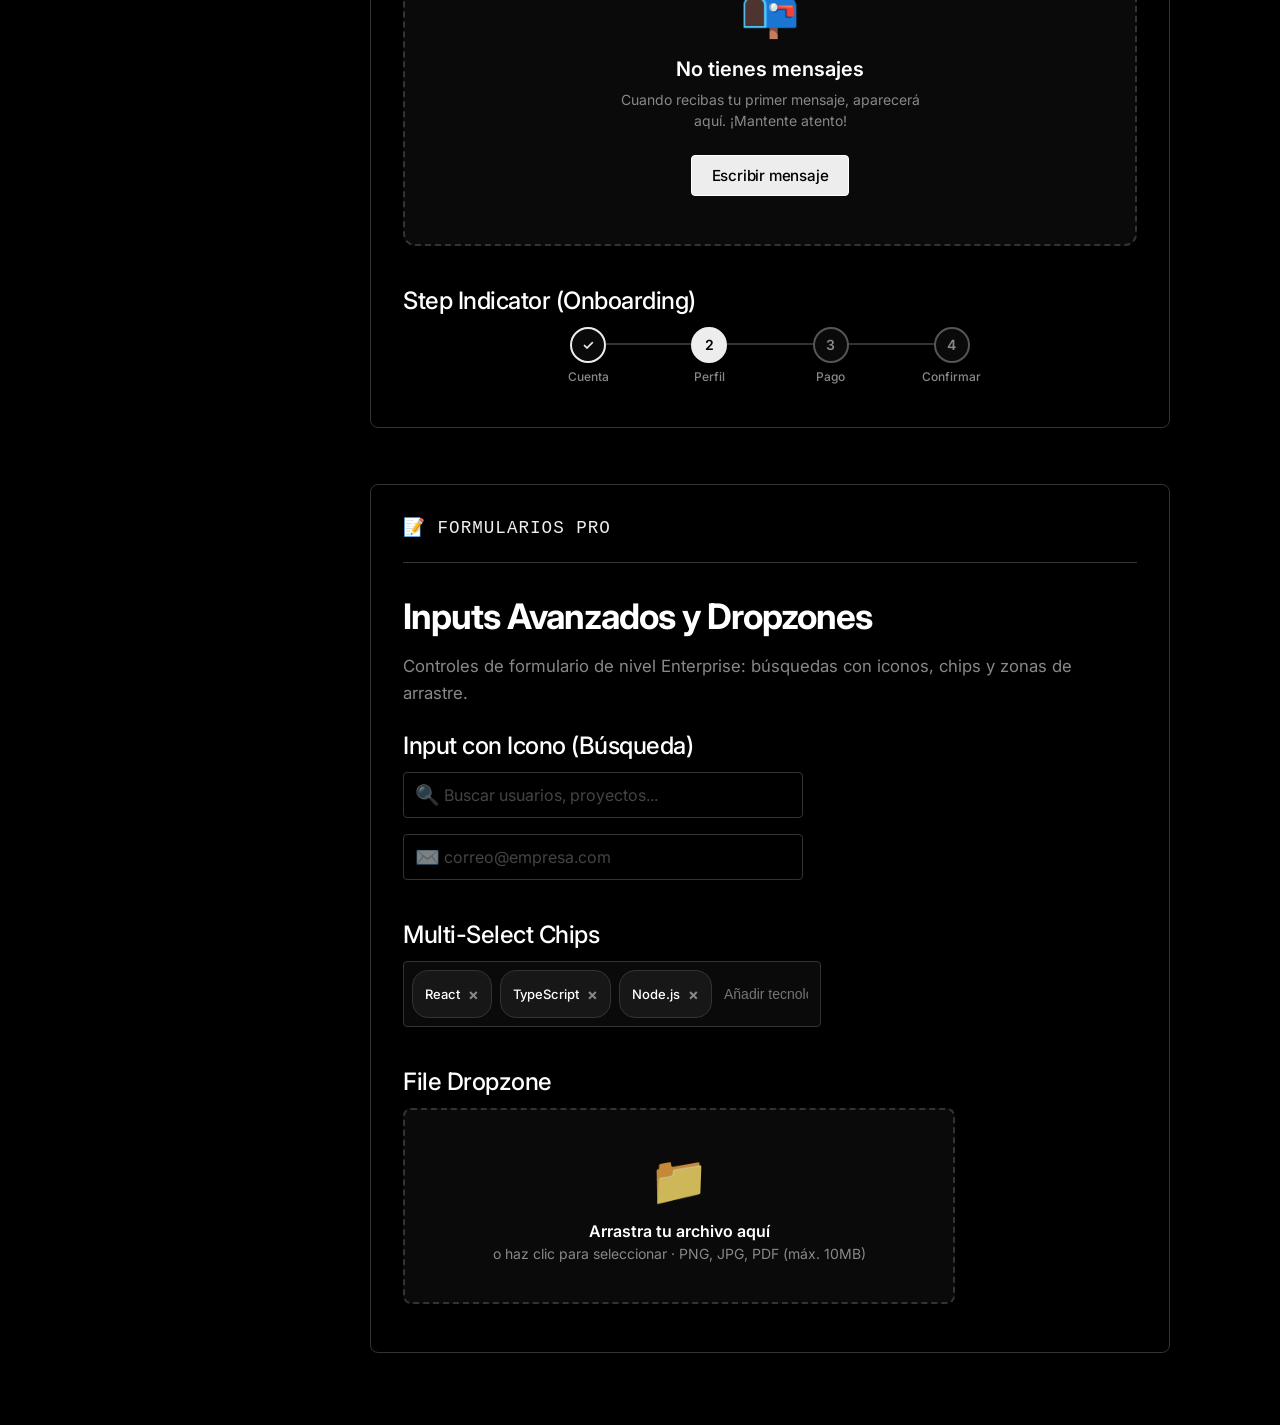
<file: docs/demos/monochrome.html>
<!DOCTYPE html>
<html lang="es">

<head>
    <meta charset="UTF-8">
    <meta name="viewport" content="width=device-width, initial-scale=1.0">
    <title>Demo Completa: Monochrome Stealth | Google Stitch Styles</title>
    <!-- Inter es la fuente obligatoria del desarrollo tecnico moderno -->
    <link href="https://fonts.googleapis.com/css2?family=Inter:wght@400;500;600;700&display=swap" rel="stylesheet">
    <link rel="stylesheet" href="styles/level-5-monochrome/theme-monochrome.css?v=6">
    <style>
        /* ESTILOS INTERNOS DE LA DEMO MONOCHROME */
        body {
            margin: 0;
            font-family: 'Inter', sans-serif;
            color: #fff;
            scroll-behavior: smooth;
            display: flex;
            background-color: #000;
            /* BLACK BACKGROUND */
            min-height: 100vh;
        }

        ::selection {
            background: #333;
            color: #fff;
        }

        :root {
            --stitch-sidebar-width: 260px;
        }

        .demo-sidebar {
            position: fixed;
            top: 0;
            left: 0;
            width: var(--stitch-sidebar-width);
            height: 100vh;
            background: #000;
            padding: var(--stitch-space-lg);
            box-sizing: border-box;
            overflow-y: auto;
            z-index: 100;
            border-right: 1px solid #222;
        }

        .demo-sidebar h3 {
            margin-top: 0;
            font-size: 0.85rem;
            color: #888;
            margin-bottom: 24px;
            font-weight: 500;
            font-family: monospace;
            text-transform: uppercase;
            letter-spacing: 1.5px;
        }

        .demo-nav {
            list-style: none;
            padding: 0;
            margin: 0;
            display: flex;
            flex-direction: column;
            gap: 4px;
        }

        .demo-nav a {
            text-decoration: none;
            color: #aaa;
            font-weight: 400;
            font-size: 0.9rem;
            padding: 10px 14px;
            border-radius: 6px;
            transition: all 0.2s;
            display: block;
            border: 1px solid transparent;
            background: transparent;
        }

        .demo-nav a:hover {
            color: #fff;
            background: #111;
            border-color: #333;
        }

        .demo-main {
            margin-left: var(--stitch-sidebar-width);
            padding: 60px var(--stitch-space-lg);
            width: calc(100% - var(--stitch-sidebar-width));
            display: flex;
            justify-content: center;
            box-sizing: border-box;
        }

        .demo-wrapper {
            max-width: 800px;
            width: 100%;
            display: flex;
            flex-direction: column;
            gap: 56px;
        }

        .demo-header h1 {
            font-size: 3rem;
            margin: 0 0 16px 0;
            font-weight: 600;
            color: #fff;
            letter-spacing: -2px;
        }

        .demo-header p {
            color: #888;
            font-size: 1.15rem;
            font-weight: 400;
            margin: 0;
            line-height: 1.6;
        }

        /* WIDGET DE CÓDIGO (STEALTH) */
        .stitch-code-block {
            margin-top: 24px;
            background: #000;
            border-radius: 6px;
            overflow: hidden;
            border: 1px solid #333;
        }

        .stitch-code-block summary {
            padding: 12px 16px;
            background: #111;
            color: #ccc;
            font-size: 0.85rem;
            font-weight: 500;
            font-family: monospace;
            cursor: pointer;
            border-bottom: 1px solid #333;
            outline: none;
            display: flex;
            align-items: center;
            gap: 12px;
            list-style: none;
            transition: background 0.2s;
        }

        .stitch-code-block summary::-webkit-details-marker {
            display: none;
        }

        .stitch-code-block summary:before {
            content: "►";
            font-size: 0.7rem;
            color: #888;
            transition: transform 0.2s;
        }

        .stitch-code-block[open] summary:before {
            transform: rotate(90deg);
        }

        .stitch-code-block summary:hover {
            background: #222;
            color: #fff;
        }

        .stitch-code-content {
            position: relative;
            padding: 20px;
            background: #050505;
        }

        .stitch-btn-copy {
            position: absolute;
            top: 12px;
            right: 12px;
            background: #000;
            border: 1px solid #333;
            color: #888;
            padding: 6px 12px;
            border-radius: 4px;
            font-size: 0.75rem;
            font-family: monospace;
            cursor: pointer;
            transition: all 0.2s;
        }

        .stitch-btn-copy:hover {
            border-color: #fff;
            color: #fff;
        }

        .stitch-code-content pre {
            margin: 0;
            overflow-x: auto;
            color: #bbb;
            font-family: 'SF Mono', 'Courier New', Courier, monospace;
            font-size: 0.85rem;
            font-weight: 400;
            line-height: 1.6;
            padding-right: 80px;
        }

        .stitch-onboarding-card {
            background: #000;
            border: 1px solid #333;
            border-radius: 8px;
            padding: 40px;
            margin-bottom: 40px;
            scroll-margin-top: 40px;
        }

        .stitch-onboarding-title {
            color: #fff;
            font-size: 1.8rem;
            font-weight: 600;
            margin: 0 0 16px 0;
            letter-spacing: -1px;
        }
    </style>
</head>

<body>

    <aside class="demo-sidebar">
        <a href="../index.html"
            style="display:flex; align-items:center; opacity: 0.8; gap:8px; text-decoration:none; color:#fff; font-size:0.85rem; margin-bottom:40px; font-weight:500; transition:all 0.2s;"
            onmouseover="this.style.opacity='1'" onmouseout="this.style.opacity='0.8'">
            <svg width="14" height="14" viewBox="0 0 24 24" fill="none" stroke="currentColor" stroke-width="2">
                <path d="M19 12H5m7 7-7-7 7-7" />
            </svg>
            Volver al Hub
        </a>
        <h3>Framework</h3>
        <ul class="demo-nav">
            <li><a href="#setup">Docs & Instalación</a></li>
            <li><a href="#typography">Contenedores Válidos</a></li>
            <li><a href="#buttons">Módulos Acción (Btns)</a></li>
            <li><a href="#forms">Forms. Control.</a></li>
            <li><a href="#cards">Bloques Contenedores</a></li>
            <li><a href="#tables">Matrices Data Grid</a></li>
            <li><a href="#nav">Navegación Router</a></li>
            <li><a href="#nav-pro">🚀 Navegación Pro</a></li>
            <li><a href="#data-viz">📊 Data-Viz</a></li>
            <li><a href="#feedback-pro">🔔 Feedback Pro</a></li>
            <li><a href="#forms-pro">📝 Formularios Pro</a></li>
        </ul>
    </aside>

    <main class="demo-main">
        <div class="demo-wrapper">

            <header class="demo-header">
                <h1>Monochrome Stealth.</h1>
                <p>Cero sombras de caja. Cero colores primarios ruidosos. Total dominancia de grises finos, tipografía
                    nítida y exactitud de píxeles. El Santo Grial de las interfaces de desarrolladores modernas.</p>
            </header>

            <!-- SECCIÓN NUEVA: ONBOARDING Y PROMPTS -->
            <div id="setup" class="stitch-onboarding-card">
                <h2 class="stitch-onboarding-title">Instalación del Framework 🦇</h2>
                <p class="stitch-body" style="font-weight: 400;">Para lograr el efecto 'Stealth' es absolutamente
                    imperativo que tu `body` sea de color netamente negro (`#000000`). Ningún gris de fondo. Este
                    contraste puro maximiza la efectividad de los delgados bordes `#333333` que delimitan nuestra
                    geometría estructural.</p>

                <h3 class="stitch-h3" style="color: #fff; margin-top: 32px; font-size: 1.1rem; font-weight: 500;">Paso
                    1: Importar CSS Monocromático</h3>
                <p class="stitch-muted">Añade este documento a tus recursos para sobreescribir y aplanar todos los
                    componentes visuales hacia su forma cruda.</p>
                <details class="stitch-code-block">
                    <summary>src/css/theme-monochrome.css</summary>
                    <div class="stitch-code-content">
                        <button class="stitch-btn-copy"
                            onclick="navigator.clipboard.writeText(this.nextElementSibling.innerText); this.innerText='OK ✓'; setTimeout(()=>this.innerText='COPY', 2000);">COPY</button>
                        <pre><code>/* =========================================================================
   🦇 GOOGLE STITCH STYLES : MONOCHROME STEALTH (LEVEL 5)
   ========================================================================= */

:root {
    --stitch-color-text: #ffffff;
    --stitch-color-text-muted: #888888;
    
    --stitch-color-bg: #000000; 
    --stitch-color-surface: #0a0a0a; 
    --stitch-color-surface-hover: #171717; 
    
    --stitch-color-border: #333333;
    ...
    /* CERO BOX-SHADOWS en toda la declaración del código:
       Se favorece el contraste de los grises profundos al #000 */
}
/* Revisa el archivo CSS completo en repo original. */</code></pre>
                    </div>
                </details>

                <h3 class="stitch-h3" style="color: #fff; margin-top: 32px; font-size: 1.1rem; font-weight: 500;">Paso
                    2: Injectar el 'System Prompt'</h3>
                <p class="stitch-muted">Fuerza a la IA a que aplique exclusimas etiquetas precisas, logrando interfaces
                    estéticas que parecen codificadas por ingenieros senior.</p>
                <details class="stitch-code-block" open>
                    <summary>docs/AI_Prompt_Directive.md</summary>
                    <div class="stitch-code-content">
                        <button class="stitch-btn-copy"
                            onclick="navigator.clipboard.writeText(this.nextElementSibling.innerText); this.innerText='OK ✓'; setTimeout(()=>this.innerText='COPY', 2000);">COPY</button>
                        <pre><code>Eres un Desarrollador Front-end senior actuando en un sistema UI puro y oscuro de alta tecnología (Stealth Design).
=========================================
OBJETIVO: Generar una vista terminal para [RELLENA AQUÍ].
=========================================
REGLAS ESTRICTAS:
- NO generes archivos CSS ni estilos en línea.
- Solo debes usar etiquetas HTML puras y limpias adosando las siguientes de nuestras clases:
  - `.stitch-container` para paneles delimitadores.
  - Tipografías nítidas: `.stitch-h1`, `.stitch-h2`, `.stitch-body` y `.stitch-muted`. Emplea `<br>` para ritmos limpios.
  - Componentes minimalistas: `.stitch-btn-primary`, `.stitch-btn-outline`.
  - Formularios lineales: `.stitch-form-group`, `.stitch-input`. Evita los colores pasteles a toda costa.
  
Entrega la maqueta HTML más refinada y limpia posible.</code></pre>
                    </div>
                </details>
            </div>

            <!-- COMPONENTES DE EJEMPLO DE LA DEMO -->

            <div id="typography" class="stitch-container">
                <h2 class="stitch-section-title">01 / Contenedores y Texto</h2>
                <h1 class="stitch-h1">Minimalismo Lineal</h1>
                <p class="stitch-body">Las tipografías son austeras y nítidamente legibles sobre el fondo oscuro
                    absoluto. Notarás la carencia absoluta de colores. Es puro contraste de grises.</p>
                <span class="stitch-muted">Referencia suplementaria de contexto oscuro.</span>

                <details class="stitch-code-block">
                    <summary>Ver HTML</summary>
                    <div class="stitch-code-content">
                        <button class="stitch-btn-copy"
                            onclick="navigator.clipboard.writeText(this.nextElementSibling.innerText); this.innerText='OK ✓'; setTimeout(()=>this.innerText='COPY', 2000);">COPY</button>
                        <pre><code>&lt;!-- Mismo HTML limpio y semántico. Estética técnica extrema --&gt;
&lt;div class="stitch-container"&gt;
  &lt;h1 class="stitch-h1"&gt;Minimalismo Lineal&lt;/h1&gt;
  &lt;p class="stitch-body"&gt;Sin sombras flotantes ni adornos.&lt;/p&gt;
&lt;/div&gt;</code></pre>
                    </div>
                </details>
            </div>

            <div id="buttons" class="stitch-container">
                <h2 class="stitch-section-title">02 / Acciones en CLI</h2>
                <div class="stitch-btn-group">
                    <button class="stitch-btn stitch-btn-primary">Deploy Server</button>
                    <button class="stitch-btn stitch-btn-secondary">Rebase Git</button>
                    <button class="stitch-btn stitch-btn-outline">Cancel</button>
                </div>
            </div>

            <div id="forms" class="stitch-container">
                <h2 class="stitch-section-title">03 / Entradas de Datos</h2>
                <div class="stitch-form-group">
                    <label class="stitch-label" for="txtEmail">Localhost Port Mapping</label>
                    <input type="text" id="txtEmail" class="stitch-input" placeholder="e.g. 8080:80">
                </div>
            </div>

            <div id="feedback" class="stitch-container">
                <h2 class="stitch-section-title">04 / Telemetría (Badges)</h2>
                <div class="flex-row">
                    <span class="stitch-badge stitch-badge-neutral">Draft v0.1</span>
                    <span class="stitch-badge stitch-badge-primary">PRODUCTION</span>
                    <span class="stitch-badge stitch-badge-success">200 OK</span>
                    <span class="stitch-badge stitch-badge-danger">Failed CI</span>
                </div>
            </div>

            <div id="cards" class="stitch-container" style="border:none; padding:0;">
                <h2 class="stitch-section-title">05 / Paneles Desacoplados</h2>
                <div class="flex-row" style="align-items: flex-start; gap: 24px;">
                    <!-- Tarjeta Simple -->
                    <div class="stitch-card" style="width: 340px;">
                        <div class="stitch-card-header">Vercel Build Environment</div>
                        <div class="stitch-card-body">
                            <p class="stitch-body" style="margin:0;">Los contenedores tienen un leve aclarado en el
                                hover (`#0a0a0a` a `#171717`). Esto engaña al ojo para separar planos de UI sin tener
                                que meter las sucias sombras desenfocadas o distractorias.</p>
                        </div>
                        <div class="stitch-card-footer">
                            <button class="stitch-btn stitch-btn-outline" style="font-family:monospace;">Abort</button>
                            <button class="stitch-btn stitch-btn-primary" style="font-family:monospace;">Trigger
                                Build</button>
                        </div>
                    </div>

                    <!-- Métrica Dashboards -->
                    <div class="stitch-metric-card" style="width: 220px;">
                        <span class="stitch-metric-label">Server Memory Use</span>
                        <div class="stitch-metric-value">
                            <span>124<span style="font-size:1rem; color:#888;">MB</span></span>
                            <span class="stitch-badge stitch-badge-success" style="font-size:0.65rem;">Optimo</span>
                        </div>
                    </div>
                </div>

                <!-- Ejemplo de Modal -->
                <h1 class="stitch-h2" style="margin: 48px 0 16px 0; font-family:monospace;">05.X / Componente Modal de
                    Crisis</h1>
                <div class="stitch-modal-overlay">
                    <div class="stitch-modal">
                        <div class="stitch-card-header"
                            style="color:var(--stitch-color-danger); border-bottom-color:#222;">Critical Action Required
                        </div>
                        <div class="stitch-card-body">
                            <p class="stitch-body" style="margin:0;">You are about to permanently delete the database
                                cluster map. This action cannot be reversed and will result in data loss.</p>
                        </div>
                        <div class="stitch-card-footer" style="padding: 16px; border-top-color:#222;">
                            <button class="stitch-btn stitch-btn-outline" style="width:100%;">Keep Cluster</button>
                            <button class="stitch-btn stitch-btn-primary"
                                style="width:100%; background:var(--stitch-color-danger); border-color:var(--stitch-color-danger); color:#fff;">Force
                                Delete</button>
                        </div>
                    </div>
                </div>
            </div>

            <div id="tables" class="stitch-container">
                <h2 class="stitch-section-title">06 / Data Matrix Log</h2>
                <div class="stitch-table-wrapper">
                    <table class="stitch-table">
                        <thead>
                            <tr>
                                <th>Build Node ID</th>
                                <th>Commit SHA</th>
                                <th>Build Time</th>
                                <th>Status</th>
                            </tr>
                        </thead>
                        <tbody>
                            <tr>
                                <td>
                                    <div style="font-weight:600; color:#fff;">Node-us-east-1</div><span
                                        class="stitch-muted" style="font-family:monospace; margin-top:4px;">Deploy via
                                        Git</span>
                                </td>
                                <td style="font-family:monospace; color:#888;">a3b9c2f</td>
                                <td style="color:#bbb;">48s</td>
                                <td><span class="stitch-badge stitch-badge-success">Ready</span></td>
                            </tr>
                            <tr>
                                <td>
                                    <div style="font-weight:600; color:#fff;">Node-eu-west-3</div><span
                                        class="stitch-muted" style="font-family:monospace; margin-top:4px;">Manual
                                        Trigger</span>
                                </td>
                                <td style="font-family:monospace; color:#888;">bf08ea1</td>
                                <td style="color:#bbb;">122s</td>
                                <td><span class="stitch-badge stitch-badge-danger">Fail</span></td>
                            </tr>
                        </tbody>
                    </table>
                </div>
            </div>

            <div id="nav" class="stitch-container">
                <h2 class="stitch-section-title">07 / Componente Router (Tabs)</h2>
                <div class="stitch-tabs">
                    <div class="stitch-tab stitch-tab-active">Overview</div>
                    <div class="stitch-tab">Deployments</div>
                    <div class="stitch-tab">Analytics</div>
                    <div class="stitch-tab">Settings</div>
                </div>
                <p class="stitch-body">Las pestañas inactivas son grises tenues, pasando a un blanco rotundo absoluto
                    `border-bottom: 2px solid #fff` para delinear estatus activo inéquivoco.</p>
            </div>

            <!-- ============================================
                 🚀 10. NAVEGACIÓN AVANZADA
                 ============================================ -->
            <div id="nav-pro" class="stitch-container">
                <span class="stitch-section-title" style="color: var(--stitch-color-primary);">🚀 Navegación Pro</span>

                <h2 class="stitch-h1">Breadcrumbs, Dropdowns y Sidebar</h2>
                <p class="stitch-body">Componentes de orientación estructural para apps con profundidad de navegación.
                    Todo Cero JS.</p>

                <h3 class="stitch-h2" style="margin-top: 24px;">Breadcrumbs (Migas de Pan)</h3>
                <ul class="stitch-breadcrumb">
                    <li><a href="#">Inicio</a></li>
                    <li><a href="#">Productos</a></li>
                    <li><a href="#">Categoría</a></li>
                    <li>Detalle del Artículo</li>
                </ul>

                <h3 class="stitch-h2" style="margin-top: 40px;">Dropdown Menu (Hover)</h3>
                <div class="stitch-dropdown">
                    <button class="stitch-btn stitch-btn-primary">Opciones ▾</button>
                    <div class="stitch-dropdown-menu">
                        <a href="#" class="stitch-dropdown-item">✏️ Editar perfil</a>
                        <a href="#" class="stitch-dropdown-item">⚙️ Configuración</a>
                        <a href="#" class="stitch-dropdown-item">📊 Estadísticas</a>
                        <a href="#" class="stitch-dropdown-item" style="color: var(--stitch-color-danger);">🗑️ Eliminar
                            cuenta</a>
                    </div>
                </div>
                <p class="stitch-muted" style="margin-top: 12px;">Pasa el ratón sobre el botón para desplegar el menú.
                    Usa <code>:hover</code> y <code>:focus-within</code>.</p>
            </div>

            <!-- ============================================
                 📊 11. DATA-VIZ (VISUALIZACIÓN DE DATOS)
                 ============================================ -->
            <div id="data-viz" class="stitch-container">
                <span class="stitch-section-title" style="color: var(--stitch-color-primary);">📊 Data-Viz</span>

                <h2 class="stitch-h1">Gráficos y Líneas de Tiempo</h2>
                <p class="stitch-body">Visualización de datos construida 100% con CSS. Ideal para Dashboards sin
                    librerías externas.</p>

                <h3 class="stitch-h2" style="margin-top: 24px;">Bar Chart Horizontal</h3>
                <div class="stitch-bar-chart">
                    <div class="stitch-bar-row">
                        <span class="stitch-bar-label">Chrome</span>
                        <div class="stitch-bar-track">
                            <div class="stitch-bar-fill" style="width: 65%;"></div>
                        </div>
                        <span class="stitch-bar-value">65%</span>
                    </div>
                    <div class="stitch-bar-row">
                        <span class="stitch-bar-label">Safari</span>
                        <div class="stitch-bar-track">
                            <div class="stitch-bar-fill" style="width: 19%; background: var(--stitch-color-success);">
                            </div>
                        </div>
                        <span class="stitch-bar-value">19%</span>
                    </div>
                    <div class="stitch-bar-row">
                        <span class="stitch-bar-label">Firefox</span>
                        <div class="stitch-bar-track">
                            <div class="stitch-bar-fill" style="width: 4%; background: var(--stitch-color-danger);">
                            </div>
                        </div>
                        <span class="stitch-bar-value">4%</span>
                    </div>
                    <div class="stitch-bar-row">
                        <span class="stitch-bar-label">Edge</span>
                        <div class="stitch-bar-track">
                            <div class="stitch-bar-fill" style="width: 12%; background: #7b61ff;"></div>
                        </div>
                        <span class="stitch-bar-value">12%</span>
                    </div>
                </div>

                <h3 class="stitch-h2" style="margin-top: 40px;">Donut Chart (Conic Gradient)</h3>
                <div class="flex-row" style="gap: 40px;">
                    <div>
                        <div class="stitch-donut"
                            style="background: conic-gradient(var(--stitch-color-primary) 0% 72%, var(--stitch-color-bg-alt) 72% 100%);">
                            <span class="stitch-donut-value">72%</span>
                        </div>
                        <span class="stitch-muted" style="text-align:center; display:block; margin-top:8px;">Espacio
                            Usado</span>
                    </div>
                    <div>
                        <div class="stitch-donut"
                            style="background: conic-gradient(var(--stitch-color-success) 0% 45%, var(--stitch-color-bg-alt) 45% 100%);">
                            <span class="stitch-donut-value">45%</span>
                        </div>
                        <span class="stitch-muted"
                            style="text-align:center; display:block; margin-top:8px;">Conversión</span>
                    </div>
                    <div>
                        <div class="stitch-donut"
                            style="background: conic-gradient(var(--stitch-color-danger) 0% 12%, var(--stitch-color-bg-alt) 12% 100%);">
                            <span class="stitch-donut-value">12%</span>
                        </div>
                        <span class="stitch-muted"
                            style="text-align:center; display:block; margin-top:8px;">Errores</span>
                    </div>
                </div>

                <h3 class="stitch-h2" style="margin-top: 40px;">Timeline (Historial de Actividad)</h3>
                <div class="stitch-timeline">
                    <div class="stitch-timeline-item">
                        <span class="stitch-timeline-date">27 Mar 2026 · 20:00</span>
                        <div class="stitch-timeline-content">Se añadieron <strong>12 Componentes Pro</strong> al sistema
                            Stitch Level 1.</div>
                    </div>
                    <div class="stitch-timeline-item">
                        <span class="stitch-timeline-date">27 Mar 2026 · 19:50</span>
                        <div class="stitch-timeline-content">Grid Responsivo implementado con clases
                            <code>.stitch-grid-*</code>.
                        </div>
                    </div>
                    <div class="stitch-timeline-item">
                        <span class="stitch-timeline-date">27 Mar 2026 · 18:30</span>
                        <div class="stitch-timeline-content">Primera inyección de Componentes Avanzados CSS-Only
                            (Tooltips, Skeletons, Carruseles).</div>
                    </div>
                    <div class="stitch-timeline-item">
                        <span class="stitch-timeline-date">26 Mar 2026</span>
                        <div class="stitch-timeline-content">Creación del repositorio Google Stitch Styles con 6 niveles
                            de diseño.</div>
                    </div>
                </div>
            </div>

            <!-- ============================================
                 🔔 12. FEEDBACK PRO
                 ============================================ -->
            <div id="feedback-pro" class="stitch-container">
                <span class="stitch-section-title" style="color: var(--stitch-color-primary);">🔔 Feedback Pro</span>

                <h2 class="stitch-h1">Toasts, Empty States y Steps</h2>
                <p class="stitch-body">Micro-interacciones y estados vacíos para flujos de usuario profesionales.</p>

                <h3 class="stitch-h2" style="margin-top: 24px;">Toast Notification (Simulación Fija)</h3>
                <div
                    style="position: relative; height: 80px; background: var(--stitch-color-bg-alt); border-radius: var(--stitch-radius-md); overflow: hidden; display: flex; align-items: flex-end; justify-content: flex-end; padding: 12px;">
                    <div class="stitch-toast" style="position: relative; bottom: auto; right: auto;">
                        <span class="stitch-toast-icon">✅</span>
                        Registro guardado correctamente.
                    </div>
                </div>

                <h3 class="stitch-h2" style="margin-top: 40px;">Empty State (Sin Datos)</h3>
                <div class="stitch-empty-state">
                    <span class="stitch-empty-icon">📭</span>
                    <span class="stitch-empty-title">No tienes mensajes</span>
                    <span class="stitch-empty-body">Cuando recibas tu primer mensaje, aparecerá aquí. ¡Mantente
                        atento!</span>
                    <button class="stitch-btn stitch-btn-primary">Escribir mensaje</button>
                </div>

                <h3 class="stitch-h2" style="margin-top: 40px;">Step Indicator (Onboarding)</h3>
                <div class="stitch-steps">
                    <div class="stitch-step completed">
                        ✓
                        <span class="stitch-step-label">Cuenta</span>
                    </div>
                    <div class="stitch-step active">
                        2
                        <span class="stitch-step-label">Perfil</span>
                    </div>
                    <div class="stitch-step">
                        3
                        <span class="stitch-step-label">Pago</span>
                    </div>
                    <div class="stitch-step">
                        4
                        <span class="stitch-step-label">Confirmar</span>
                    </div>
                </div>
            </div>

            <!-- ============================================
                 📝 13. FORMULARIOS PRO
                 ============================================ -->
            <div id="forms-pro" class="stitch-container">
                <span class="stitch-section-title" style="color: var(--stitch-color-primary);">📝 Formularios Pro</span>

                <h2 class="stitch-h1">Inputs Avanzados y Dropzones</h2>
                <p class="stitch-body">Controles de formulario de nivel Enterprise: búsquedas con iconos, chips y zonas
                    de arrastre.</p>

                <h3 class="stitch-h2" style="margin-top: 24px;">Input con Icono (Búsqueda)</h3>
                <div class="stitch-input-icon-wrapper">
                    <span class="stitch-icon">🔍</span>
                    <input type="text" class="stitch-input" placeholder="Buscar usuarios, proyectos...">
                </div>
                <div class="stitch-input-icon-wrapper">
                    <span class="stitch-icon">✉️</span>
                    <input type="email" class="stitch-input" placeholder="correo@empresa.com">
                </div>

                <h3 class="stitch-h2" style="margin-top: 40px;">Multi-Select Chips</h3>
                <div class="stitch-chips-input">
                    <span class="stitch-chip">React <span class="stitch-chip-close">×</span></span>
                    <span class="stitch-chip">TypeScript <span class="stitch-chip-close">×</span></span>
                    <span class="stitch-chip">Node.js <span class="stitch-chip-close">×</span></span>
                    <input type="text" placeholder="Añadir tecnología...">
                </div>

                <h3 class="stitch-h2" style="margin-top: 40px;">File Dropzone</h3>
                <div class="stitch-dropzone">
                    <span class="stitch-dropzone-icon">📁</span>
                    <span class="stitch-dropzone-title">Arrastra tu archivo aquí</span>
                    <span class="stitch-dropzone-desc">o haz clic para seleccionar · PNG, JPG, PDF (máx. 10MB)</span>
                </div>
            </div>


        </div>
    </main>

</body>

</html>
</file>
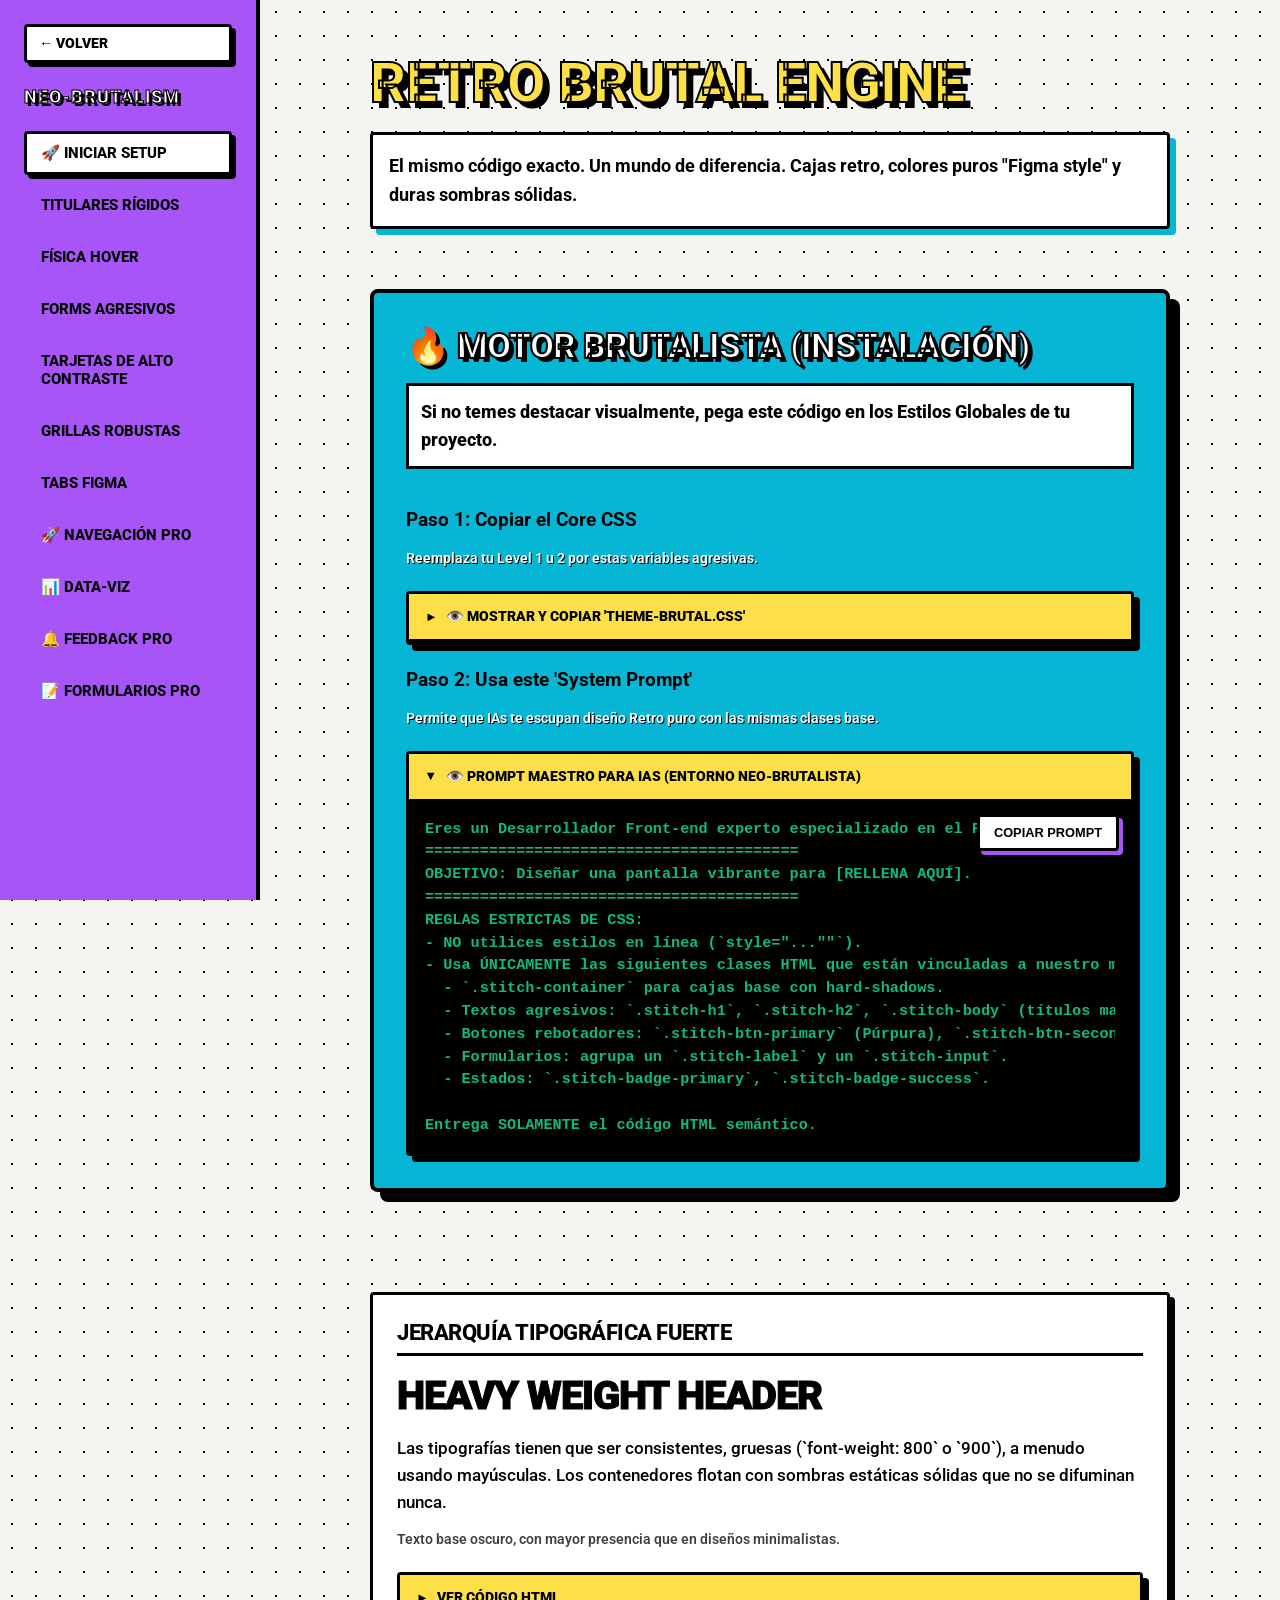
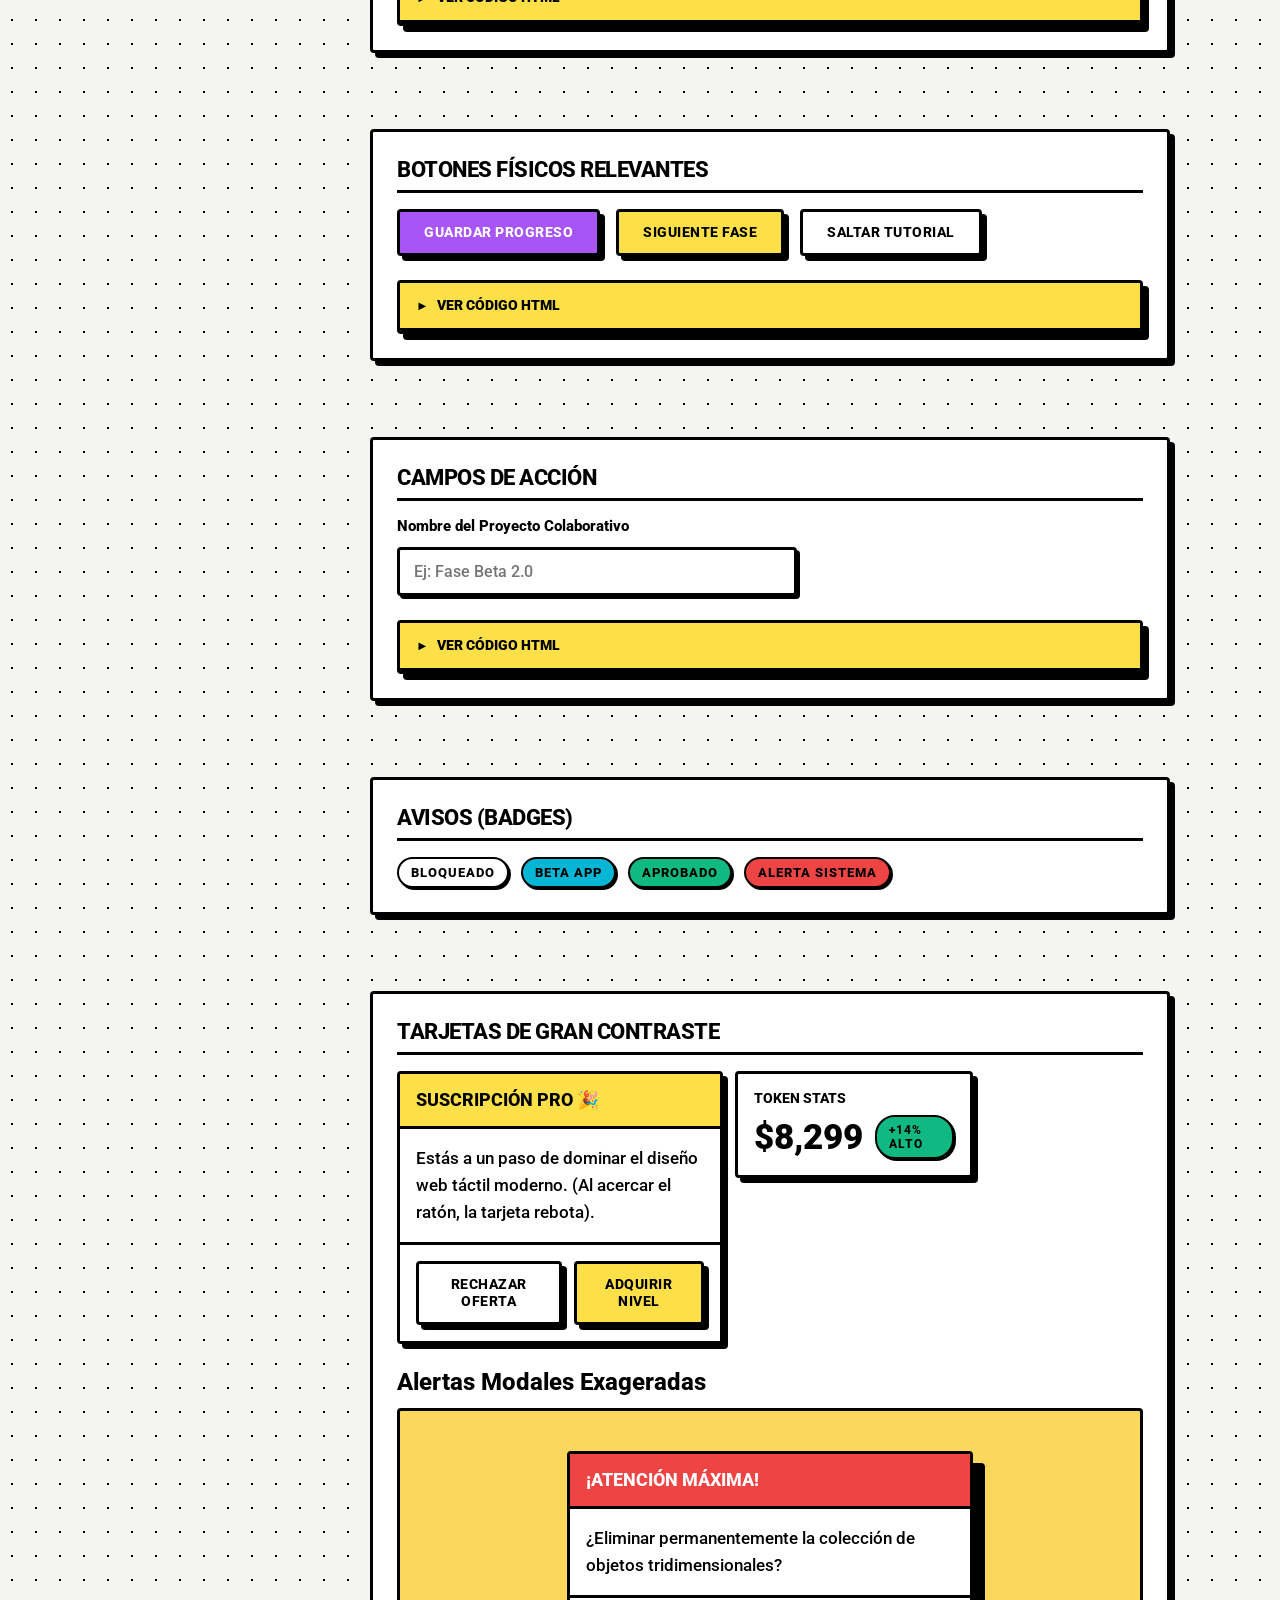
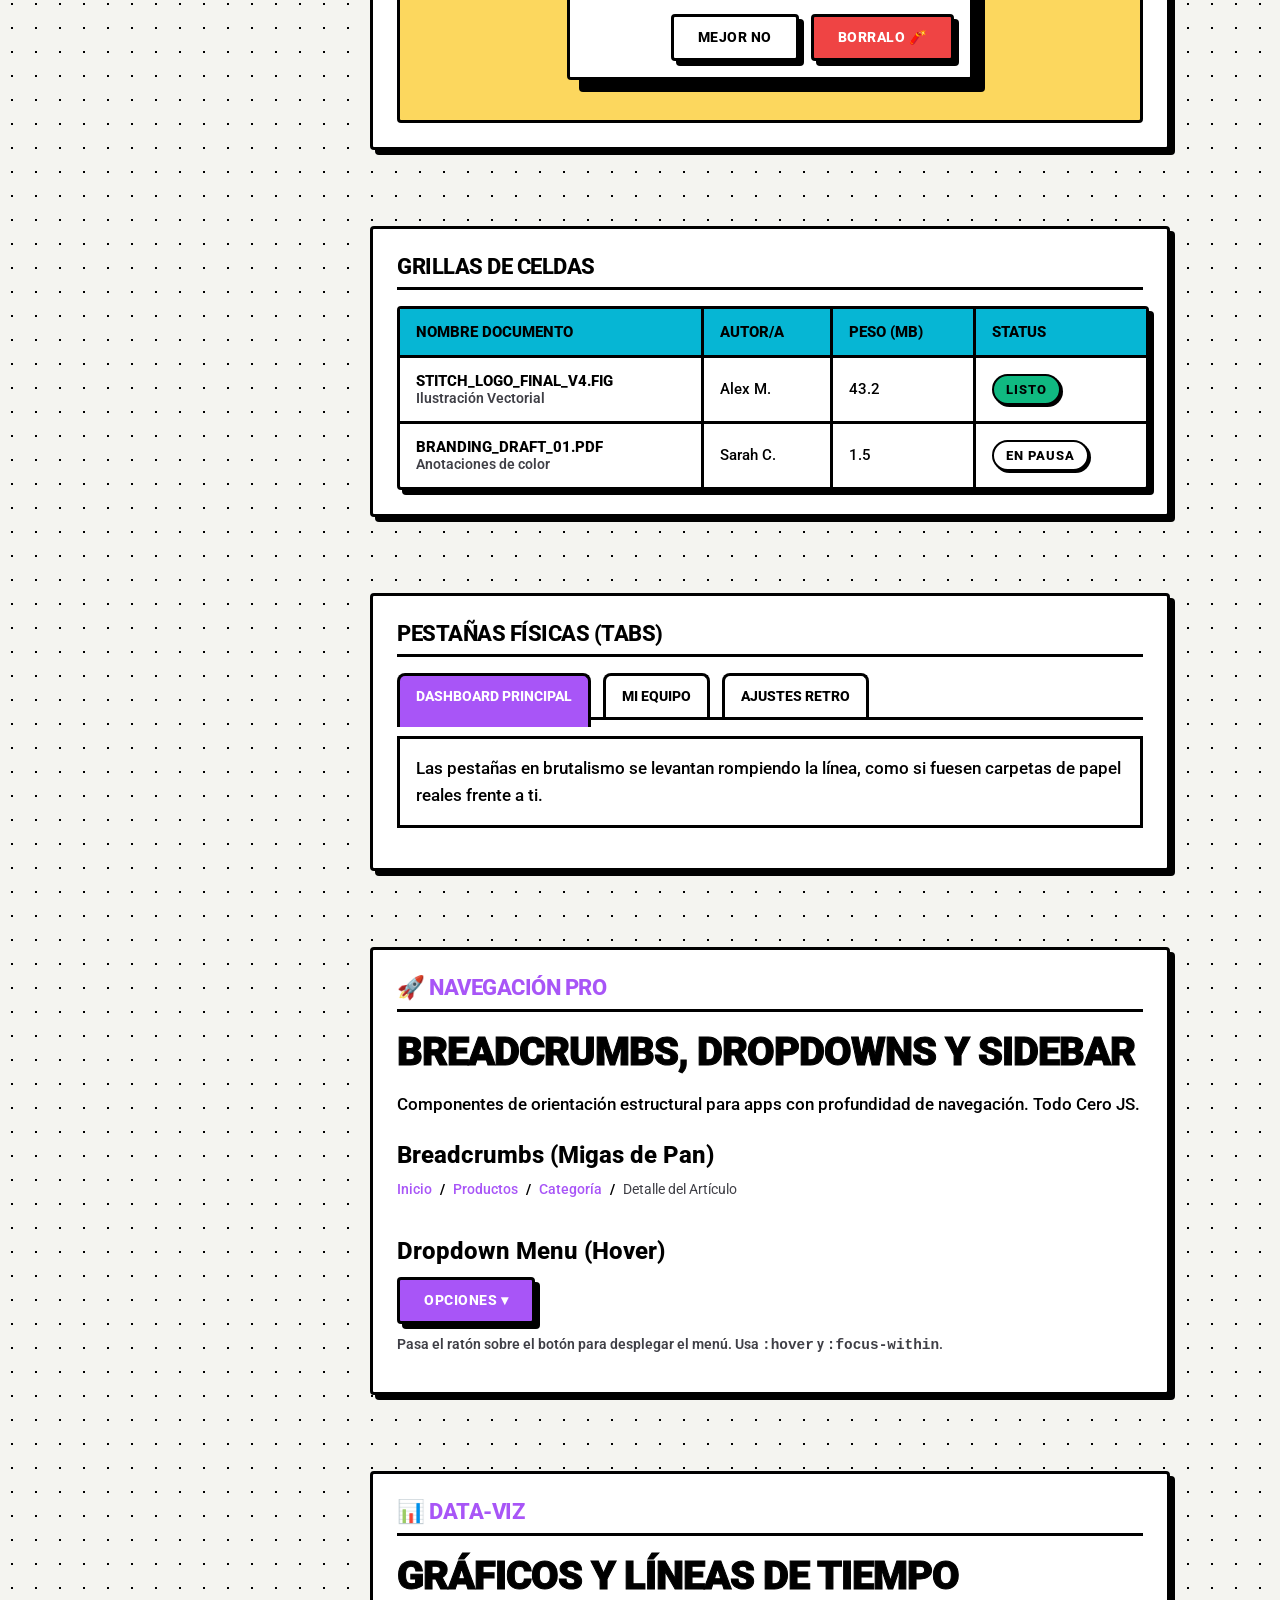
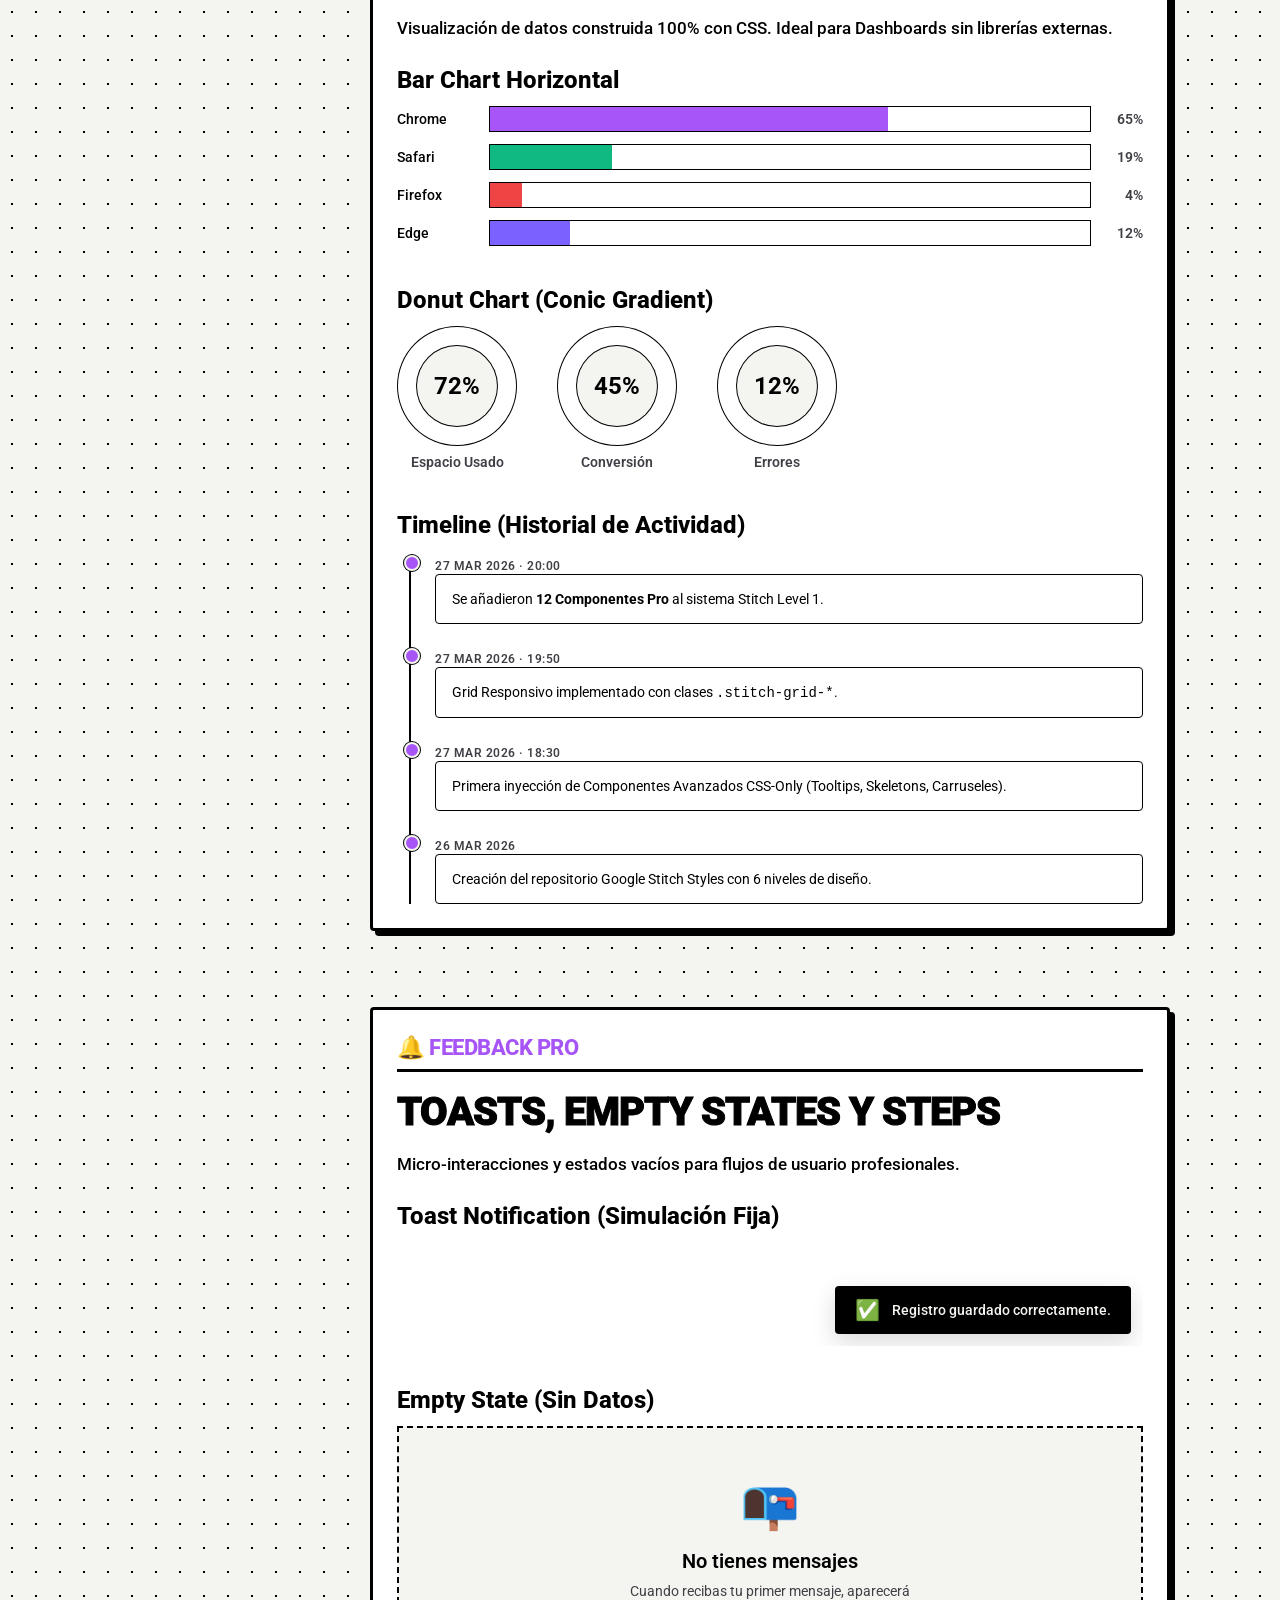
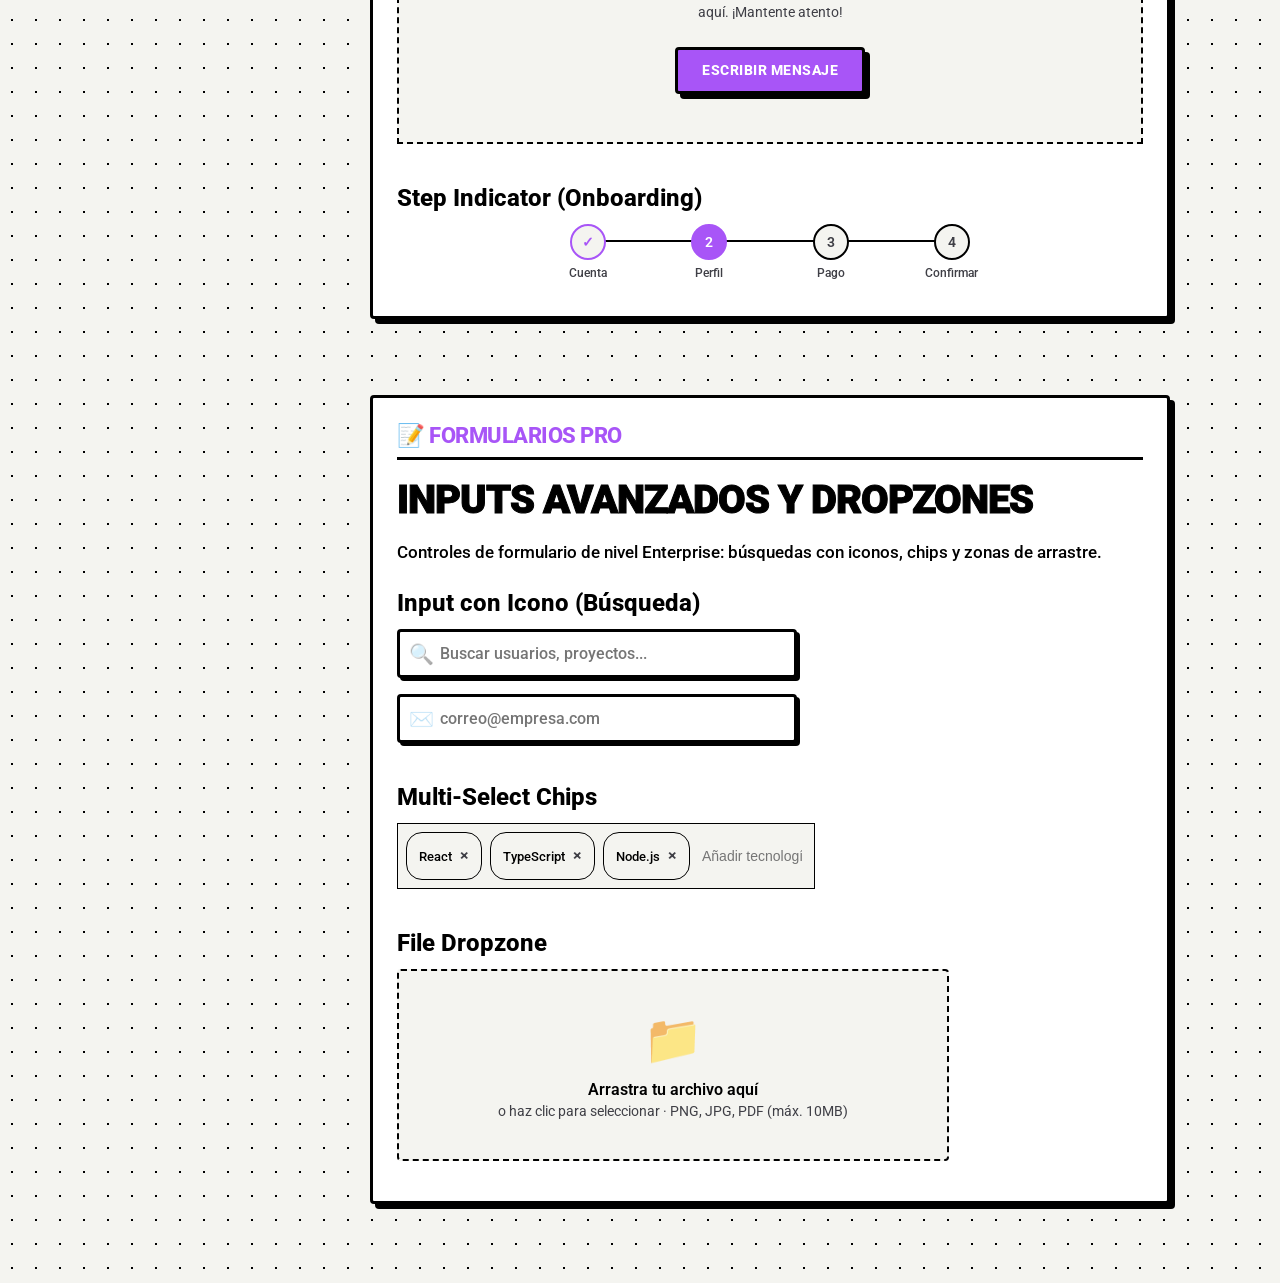
<file: docs/demos/neo-brutalism.html>
<!DOCTYPE html>
<html lang="es">

<head>
    <meta charset="UTF-8">
    <meta name="viewport" content="width=device-width, initial-scale=1.0">
    <title>Demo Completa: Neo-Brutalism | Google Stitch Styles</title>
    <link href="https://fonts.googleapis.com/css2?family=Roboto:wght@400;500;700;900&display=swap" rel="stylesheet">
    <link rel="stylesheet" href="styles/level-4-neobrutalism/theme-brutal.css?v=7">
    <style>
        /* ESTILOS INTERNOS DE LA DEMO NEO-BRUTALISTA */
        body {
            margin: 0;
            font-family: 'Roboto', sans-serif;
            color: #000;
            scroll-behavior: smooth;
            display: flex;
            background-color: #f4f4f0;
            background-image: radial-gradient(#000 1px, transparent 0);
            background-size: 24px 24px;
            min-height: 100vh;
        }

        :root {
            --stitch-sidebar-width: 260px;
        }

        .demo-sidebar {
            position: fixed;
            top: 0;
            left: 0;
            width: var(--stitch-sidebar-width);
            height: 100vh;
            background: #a855f7;
            border-right: 4px solid #000;
            padding: var(--stitch-space-lg);
            box-sizing: border-box;
            overflow-y: auto;
            z-index: 100;
        }

        .demo-sidebar h3 {
            margin-top: 0;
            font-size: 1.1rem;
            color: #fff;
            margin-bottom: 24px;
            font-weight: 900;
            text-transform: uppercase;
            letter-spacing: 1px;
            -webkit-text-stroke: 1px #000;
            text-shadow: 3px 3px 0px #000;
        }

        .demo-nav {
            list-style: none;
            padding: 0;
            margin: 0;
            display: flex;
            flex-direction: column;
            gap: 8px;
        }

        .demo-nav a {
            text-decoration: none;
            color: #000;
            font-weight: 800;
            font-size: 0.95rem;
            padding: 10px 14px;
            border: 3px solid transparent;
            transition: all 0.1s;
            display: block;
            border-radius: 4px;
            text-transform: uppercase;
        }

        .demo-nav a:hover,
        .demo-nav a:active {
            background: #fde047;
            border: 3px solid #000;
            transform: translate(-3px, -3px);
            box-shadow: 5px 5px 0px #000;
        }

        .demo-main {
            margin-left: var(--stitch-sidebar-width);
            padding: 50px var(--stitch-space-lg);
            width: calc(100% - var(--stitch-sidebar-width));
            display: flex;
            justify-content: center;
            box-sizing: border-box;
        }

        .demo-wrapper {
            max-width: 800px;
            width: 100%;
            display: flex;
            flex-direction: column;
            gap: 60px;
        }

        .demo-header h1 {
            font-size: 3.5rem;
            margin: 0 0 16px 0;
            font-weight: 900;
            color: #fde047;
            text-transform: uppercase;
            letter-spacing: -1px;
            text-shadow: 6px 6px 0px #000;
            -webkit-text-stroke: 2px #000;
        }

        .demo-header p {
            color: #000;
            font-size: 1.15rem;
            font-weight: 700;
            margin: 0;
            line-height: 1.6;
            background: #fff;
            border: 3px solid #000;
            padding: 16px;
            box-shadow: 6px 6px 0px #06b6d4;
            display: inline-block;
            border-radius: 4px;
        }

        /* WIDGET DE CÓDIGO */
        .stitch-code-block {
            margin-top: 24px;
            background: #fff;
            border-radius: 4px;
            overflow: hidden;
            border: 3px solid #000;
            box-shadow: 6px 6px 0px #000;
        }

        .stitch-code-block summary {
            padding: 14px 16px;
            background: #fde047;
            color: #000;
            font-size: 0.9rem;
            font-weight: 900;
            text-transform: uppercase;
            cursor: pointer;
            border-bottom: 3px solid #000;
            outline: none;
            display: flex;
            align-items: center;
            gap: 8px;
            list-style: none;
            transition: background 0.1s;
        }

        .stitch-code-block summary::-webkit-details-marker {
            display: none;
        }

        .stitch-code-block summary:before {
            content: "►";
            font-size: 0.8rem;
            color: #000;
            transition: transform 0.1s;
        }

        .stitch-code-block[open] summary:before {
            transform: rotate(90deg);
        }

        .stitch-code-block summary:hover {
            background: #06b6d4;
            color: #000;
        }

        .stitch-code-content {
            position: relative;
            padding: 16px;
            background: #000;
        }

        .stitch-btn-copy {
            position: absolute;
            top: 12px;
            right: 12px;
            background: #fff;
            border: 3px solid #000;
            color: #000;
            padding: 8px 14px;
            border-radius: 4px;
            font-size: 0.8rem;
            font-weight: 900;
            cursor: pointer;
            text-transform: uppercase;
            transition: all 0.1s;
            box-shadow: 4px 4px 0px #a855f7;
        }

        .stitch-btn-copy:hover {
            transform: translate(-2px, -2px);
            box-shadow: 6px 6px 0px #a855f7;
        }

        .stitch-btn-copy:active {
            transform: translate(4px, 4px);
            box-shadow: 0px 0px 0px #a855f7;
        }

        .stitch-code-content pre {
            margin: 0;
            overflow-x: auto;
            color: #10b981;
            font-family: 'Courier New', Courier, monospace;
            font-size: 0.95rem;
            font-weight: 600;
            line-height: 1.5;
            padding-right: 80px;
        }

        .stitch-onboarding-card {
            background: #06b6d4;
            border: 4px solid #000;
            border-radius: 8px;
            padding: 32px;
            margin-bottom: 40px;
            box-shadow: 10px 10px 0px #000;
            scroll-margin-top: 40px;
        }

        .stitch-onboarding-title {
            color: #fff;
            text-shadow: 4px 4px 0px #000;
            font-size: 2.2rem;
            font-weight: 900;
            margin: 0 0 16px 0;
            text-transform: uppercase;
            letter-spacing: -1px;
            -webkit-text-stroke: 2px #000;
        }
    </style>
</head>

<body>

    <aside class="demo-sidebar">
        <a href="../index.html"
            style="display:flex; align-items:center; gap:8px; text-decoration:none; color:#000; font-size:0.9rem; margin-bottom:24px; font-weight:900; background:#fff; padding: 8px 12px; border:3px solid #000; border-radius:4px; box-shadow: 4px 4px 0px #000; transition:all 0.1s; text-transform:uppercase;"
            onmouseover="this.style.transform='translate(-2px, -2px)'; this.style.boxShadow='6px 6px 0px #000'"
            onmouseout="this.style.transform='translate(0, 0)'; this.style.boxShadow='4px 4px 0px #000'">
            &larr; Volver
        </a>
        <h3>Neo-Brutalism</h3>
        <ul class="demo-nav">
            <li><a href="#setup" style="background: #fff; border: 3px solid #000; box-shadow: 4px 4px 0px #000;">🚀
                    Iniciar Setup</a></li>
            <li><a href="#typography">Titulares Rígidos</a></li>
            <li><a href="#buttons">Física Hover</a></li>
            <li><a href="#forms">Forms Agresivos</a></li>
            <li><a href="#cards">Tarjetas de Alto Contraste</a></li>
            <li><a href="#tables">Grillas Robustas</a></li>
            <li><a href="#nav">Tabs Figma</a></li>
            <li><a href="#nav-pro">🚀 Navegación Pro</a></li>
            <li><a href="#data-viz">📊 Data-Viz</a></li>
            <li><a href="#feedback-pro">🔔 Feedback Pro</a></li>
            <li><a href="#forms-pro">📝 Formularios Pro</a></li>
        </ul>
    </aside>

    <main class="demo-main">
        <div class="demo-wrapper">

            <header class="demo-header">
                <h1>Retro Brutal Engine</h1>
                <p>El mismo código exacto. Un mundo de diferencia. Cajas retro, colores puros "Figma style" y duras
                    sombras sólidas.</p>
            </header>

            <!-- SECCIÓN NUEVA: ONBOARDING Y PROMPTS -->
            <div id="setup" class="stitch-onboarding-card">
                <h2 class="stitch-onboarding-title">🔥 Motor Brutalista (Instalación)</h2>
                <p class="stitch-body"
                    style="color: #000; font-weight: 800; font-size: 1.1rem; background: #fff; padding: 12px; border: 3px solid #000; display: inline-block;">
                    Si no temes destacar visualmente, pega este código en los Estilos Globales de tu proyecto.</p>

                <h3 class="stitch-h3" style="color: #000; margin-top: 24px;">Paso 1: Copiar el Core CSS</h3>
                <p class="stitch-muted" style="color: #fff; text-shadow: 1px 1px 0px #000;">Reemplaza tu Level 1 u 2 por
                    estas variables agresivas.</p>
                <details class="stitch-code-block">
                    <summary>👁️ Mostrar y Copiar 'theme-brutal.css'</summary>
                    <div class="stitch-code-content">
                        <button class="stitch-btn-copy"
                            onclick="navigator.clipboard.writeText(this.nextElementSibling.innerText); this.innerText='¡Copiado!'; setTimeout(()=>this.innerText='Copiar CSS', 2000);">Copiar
                            CSS</button>
                        <pre><code>/* =========================================================================
   🟨 GOOGLE STITCH STYLES : NEO-BRUTALISM (LEVEL 4)
      =========================================================================
   ÍNDICE MAESTRO DE ARQUITECTURA VISUAL (AI PARSER)
   -------------------------------------------------------------------------
   Este archivo establece las bases del diseño Cero-JS.
   
   0. Variables Globales (:root)
   1. Bases Estructurales (.stitch-container, .stitch-section-title...)
   2. Tipografía Semántica (.stitch-h1, .stitch-body...)
   3. Botones y Acciones (.stitch-btn, .stitch-btn-primary...)
   4. Formularios y Controles (.stitch-input, .stitch-toggle, .stitch-range)
   5. Feedback Visual (.stitch-badge, .stitch-avatar, .flex-row)
   6. Progress & Listas (.stitch-progress-wrapper, .stitch-list)
   7. Estructuras de Datos
      > Tarjetas         (.stitch-card)
      > Tablas           (.stitch-table-wrapper, .stitch-table)
      > Pestañas/Tabs    (.stitch-tabs)
      > Métricas         (.stitch-metric-card, .stitch-metric-value)
      > Modales          (.stitch-modal-overlay, .stitch-modal)
   8. Componentes Avanzados Interactivos CSS-Only
      > Skeleton Loaders (.stitch-skeleton)
      > Tooltips Nativos ([data-stitch-tooltip])
      > Sliders (Flechas) (.stitch-slider-wrapper)
      > Galería Autoflow (.stitch-gallery)
      > Menú de Pegado   (.stitch-sticky-nav)
   9. Sistema de Grid Layout (.stitch-grid, .stitch-col-span-*)
   10. Navegación Avanzada (.stitch-breadcrumb, .stitch-dropdown, .stitch-sidebar-toggle-input)
   11. Data-Viz (Gráficos) (.stitch-bar-chart, .stitch-donut, .stitch-timeline)
   12. Feedback Pro (.stitch-toast, .stitch-empty-state, .stitch-steps)
   13. Formularios Pro (.stitch-input-icon-wrapper, .stitch-chips-input, .stitch-dropzone)
========================================================================= */

:root {
    /* Paleta Neo-Retro */
    --stitch-color-text: #000000;
    --stitch-color-text-muted: #3f3f46;
    --stitch-color-bg: #f4f4f0; /* Off-white cálido (estilo papel) */
    --stitch-color-surface: #ffffff;
    --stitch-color-border: #000000;
    
    /* Colores Primarios Saturados (Figma/Gumroad style) */
    --stitch-color-primary: #a855f7; /* Púrpura brillante */
    --stitch-color-primary-hover: #9333ea;
    --stitch-color-secondary: #fde047; /* Amarillo póster */
    --stitch-color-accent: #06b6d4; /* Cian/Celeste */
    --stitch-color-danger: #ef4444;
    --stitch-color-success: #10b981;
    
    /* Variables Brutalistas */
    --stitch-border-width: 3px;
    --stitch-shadow-offset: 5px;
    --stitch-shadow-color: #000000;
    --stitch-shadow-solid: var(--stitch-shadow-offset) var(--stitch-shadow-offset) 0px var(--stitch-shadow-color);
    
    --stitch-radius-sm: 0px; /* Bordes cuadrados o muy rígidos */
    --stitch-radius-md: 4px; /* Un ligerísimo redondeo a veces funciona mejor */
    --stitch-space-sm: 8px;
    --stitch-space-md: 16px;
    --stitch-space-lg: 24px;
}

/* Base Components */
.stitch-container { 
    padding: var(--stitch-space-lg); 
    background-color: var(--stitch-color-surface); 
    border: var(--stitch-border-width) solid var(--stitch-color-border); 
    border-radius: var(--stitch-radius-md); 
    box-shadow: var(--stitch-shadow-solid);
    scroll-margin-top: 40px; 
}

.stitch-section-title { font-size: 1.4rem; font-weight: 800; margin: 0 0 var(--stitch-space-md) 0; padding-bottom: var(--stitch-space-sm); border-bottom: var(--stitch-border-width) solid var(--stitch-color-border); letter-spacing: -0.5px; text-transform: uppercase; }

.stitch-h1 { font-size: 2.5rem; font-weight: 900; margin: 0 0 16px 0; letter-spacing: -1px; text-transform: uppercase; -webkit-text-stroke: 1px #000; }
.stitch-h2 { font-size: 1.5rem; font-weight: 800; margin: 0 0 12px 0; }
.stitch-body { font-size: 1.05rem; line-height: 1.6; font-weight: 500; color: var(--stitch-color-text); margin: 0 0 16px 0; }
.stitch-muted { color: var(--stitch-color-text-muted); font-size: 0.9rem; display: block; font-weight: 600; }

/* Botones Física Click */
.stitch-btn-group { display: flex; gap: 16px; flex-wrap: wrap; }
.stitch-btn { 
    padding: 12px 24px; 
    font-size: 0.9rem; 
    font-weight: 800; 
    text-transform: uppercase;
    letter-spacing: 0.5px;
    border-radius: var(--stitch-radius-md); 
    cursor: pointer; 
    font-family: inherit; 
    border: var(--stitch-border-width) solid var(--stitch-color-border);
    box-shadow: var(--stitch-shadow-solid);
    transition: transform 0.1s ease, box-shadow 0.1s ease;
}
.stitch-btn:hover { 
    transform: translate(-1px, -1px);
    box-shadow: 6px 6px 0px var(--stitch-color-border);
}
.stitch-btn:active {
    transform: translate(var(--stitch-shadow-offset), var(--stitch-shadow-offset));
    box-shadow: 0px 0px 0px var(--stitch-color-border);
}

.stitch-btn-primary { background-color: var(--stitch-color-primary); color: #ffffff; }
.stitch-btn-secondary { background-color: var(--stitch-color-secondary); color: #000; }
.stitch-btn-outline { background-color: #fff; color: #000; }

/* Formulario Robusto */
.stitch-form-group { display: flex; flex-direction: column; gap: var(--stitch-space-sm); margin-bottom: var(--stitch-space-md); max-width: 400px; }
.stitch-label { font-size: 0.95rem; font-weight: 800; color: #000; margin-bottom: 4px; display:inline-block;}
.stitch-input, .stitch-select { 
    padding: 12px 14px; 
    font-size: 1rem; 
    font-weight: 500;
    border: var(--stitch-border-width) solid var(--stitch-color-border); 
    border-radius: var(--stitch-radius-md); 
    font-family: inherit; 
    transition: transform 0.1s, box-shadow 0.1s;
    background-color: var(--stitch-color-surface); 
    color: var(--stitch-color-text); 
    box-shadow: 3px 3px 0px var(--stitch-color-border);
}
.stitch-input:focus, .stitch-select:focus { 
    outline: none; 
    background-color: var(--stitch-color-secondary);
    transform: translate(2px, 2px);
    box-shadow: 1px 1px 0px var(--stitch-color-border);
}

.stitch-control-row { display: flex; align-items: center; gap: 8px; margin-bottom: 12px; font-size: 0.95rem; font-weight: 600; color: #000;}
.stitch-control-row input[type="checkbox"], .stitch-control-row input[type="radio"] { 
    appearance: none; -webkit-appearance: none;
    width: 24px; height: 24px; 
    border: 2px solid #000;
    border-radius: 4px;
    background: #fff;
    cursor: pointer;
    box-shadow: 2px 2px 0px #000;
    transition: all 0.1s;
}
.stitch-control-row input[type="radio"] { border-radius: 50%; }
.stitch-control-row input[type="checkbox"]:checked, .stitch-control-row input[type="radio"]:checked {
    background-color: var(--stitch-color-primary);
    transform: translate(1px, 1px);
    box-shadow: 1px 1px 0px #000;
}

/* Badges Póster */
.flex-row { display: flex; gap: 12px; flex-wrap: wrap; align-items: center; }
.stitch-badge { 
    display: inline-flex; align-items: center; padding: 6px 12px; 
    font-size: 0.8rem; font-weight: 800; border-radius: 20px; text-transform: uppercase; 
    letter-spacing: 1px; border: 2px solid #000; color: #000;
    box-shadow: 2px 2px 0px #000; 
}
.stitch-badge-neutral { background-color: #fff; }
.stitch-badge-primary { background-color: var(--stitch-color-accent); }
.stitch-badge-success { background-color: var(--stitch-color-success); }
.stitch-badge-danger { background-color: var(--stitch-color-danger); }

/* ==========================================================
   COMPONENTES MASIVOS: NEO-BRUTALISM (NIVEL 4)
   ========================================================== */

/* Tarjetas */
.stitch-card { 
    border: var(--stitch-border-width) solid var(--stitch-color-border); 
    border-radius: var(--stitch-radius-md); 
    background-color: var(--stitch-color-surface); 
    overflow: hidden; 
    display: flex; 
    flex-direction: column; 
    box-shadow: var(--stitch-shadow-solid);
    transition: transform 0.1s ease, box-shadow 0.1s ease;
}
.stitch-card:hover { transform: translate(-2px, -2px); box-shadow: 7px 7px 0px #000; }
.stitch-card-header { padding: var(--stitch-space-md); border-bottom: var(--stitch-border-width) solid var(--stitch-color-border); font-weight: 800; background-color: var(--stitch-color-secondary); font-size: 1.1rem; text-transform: uppercase; }
.stitch-card-body { padding: var(--stitch-space-md); flex: 1; }
.stitch-card-footer { padding: var(--stitch-space-md); border-top: var(--stitch-border-width) solid var(--stitch-color-border); background-color: var(--stitch-color-surface); display: flex; justify-content: flex-end; gap: 12px; }

/* Tablas */
.stitch-table-wrapper { width: 100%; overflow-x: auto; border: var(--stitch-border-width) solid var(--stitch-color-border); border-radius: var(--stitch-radius-md); box-shadow: var(--stitch-shadow-solid); background: #fff;}
.stitch-table { width: 100%; border-collapse: collapse; text-align: left; font-size: 0.95rem; font-weight: 500; }
.stitch-table th, .stitch-table td { padding: 14px var(--stitch-space-md); border-bottom: var(--stitch-border-width) solid var(--stitch-color-border); border-right: var(--stitch-border-width) solid var(--stitch-color-border); }
.stitch-table th:last-child, .stitch-table td:last-child { border-right: none; }
.stitch-table th { background-color: var(--stitch-color-accent); font-weight: 800; color: #000; text-transform: uppercase; border-bottom: var(--stitch-border-width) solid var(--stitch-color-border); }
.stitch-table tbody tr:hover { background-color: var(--stitch-color-secondary); cursor: pointer; }
.stitch-table tbody tr:last-child td { border-bottom: none; }

/* Navegación (Tabs) */
.stitch-tabs { display: flex; border-bottom: var(--stitch-border-width) solid var(--stitch-color-border); gap: 12px; margin-bottom: var(--stitch-space-md); }
.stitch-tab { padding: 12px 16px; cursor: pointer; font-weight: 800; font-size: 0.9rem; color: #000; border: var(--stitch-border-width) solid var(--stitch-color-border); border-bottom: none; border-radius: 8px 8px 0 0;  background: #fff; text-transform: uppercase; transition: transform 0.1s;}
.stitch-tab:hover { background: var(--stitch-color-secondary); transform: translateY(-3px); box-shadow: 3px 3px 0px #000; }
.stitch-tab-active { background-color: var(--stitch-color-primary); color: #fff; padding-bottom: 20px; margin-bottom: -10px; z-index: 10; transform: translateY(0) !important; box-shadow: none !important;}

/* Dashboard Metrics */
.stitch-metric-card { 
    padding: var(--stitch-space-md); 
    border: var(--stitch-border-width) solid var(--stitch-color-border);
    border-radius: var(--stitch-radius-md); 
    background-color: var(--stitch-color-surface);
    box-shadow: var(--stitch-shadow-solid);
}
.stitch-metric-label { font-size: 0.9rem; font-weight: 800; color: #000; margin-bottom: 8px; display: block; text-transform: uppercase;}
.stitch-metric-value { font-size: 2.2rem; font-weight: 900; color: #000; display: flex; align-items: center; gap: 12px; }

/* Modales */
.stitch-modal-overlay { position: relative; background-color: rgba(252, 211, 77, 0.9); padding: 40px; display: flex; justify-content: center; align-items: center; border-radius: var(--stitch-radius-md); border: var(--stitch-border-width) solid #000;}
.stitch-modal { background-color: var(--stitch-color-surface); border: var(--stitch-border-width) solid var(--stitch-color-border); box-shadow: 12px 12px 0px #000; border-radius: var(--stitch-radius-md); width: 100%; max-width: 400px; overflow: hidden; }

/* ==========================================================
   🧩 COMPONENTES AVANZADOS CSS-ONLY
   ========================================================== */

/* 1. Progress Bar (Nativa) */
.stitch-progress {
    width: 100%;
    height: 8px;
    background-color: var(--stitch-color-border);
    border-radius: var(--stitch-radius-round);
    overflow: hidden;
    position: relative;
}

.stitch-progress-bar {
    height: 100%;
    background-color: var(--stitch-color-primary);
    border-radius: var(--stitch-radius-round);
    transition: width 0.3s ease;
}

/* 2. Skeleton Loader (Efecto Shimmer) */
@keyframes stitch-shimmer {
    0% {
        background-position: -1000px 0;
    }

    100% {
        background-position: 1000px 0;
    }
}

.stitch-skeleton {
    background: linear-gradient(90deg, var(--stitch-color-bg-alt) 25%, var(--stitch-color-border) 50%, var(--stitch-color-bg-alt) 75%);
    background-size: 1000px 100%;
    animation: stitch-shimmer 2s infinite linear;
    border-radius: var(--stitch-radius-sm);
    color: transparent !important;
    min-height: 1rem;
    border: none !important;
    box-shadow: none !important;
}

/* 3. Tooltips Hover Nativos */
[data-stitch-tooltip] {
    position: relative;
    cursor: help;
    border-bottom: 1px dotted var(--stitch-color-text-muted);
}

[data-stitch-tooltip]:hover::before {
    content: attr(data-stitch-tooltip);
    position: absolute;
    bottom: 100%;
    left: 50%;
    transform: translateX(-50%) translateY(-8px);
    background-color: var(--stitch-color-text);
    color: var(--stitch-color-bg);
    padding: 6px 12px;
    border-radius: var(--stitch-radius-sm);
    font-size: 0.8rem;
    white-space: nowrap;
    z-index: 10;
    pointer-events: none;
    opacity: 1;
    font-weight: 500;
    box-shadow: 0 4px 6px rgba(0, 0, 0, 0.1);
}

[data-stitch-tooltip]:hover::after {
    content: '';
    position: absolute;
    bottom: 100%;
    left: 50%;
    transform: translateX(-50%);
    border-width: 6px;
    border-style: solid;
    border-color: var(--stitch-color-text) transparent transparent transparent;
    z-index: 10;
}

/* 4. Carrusel Puro (Scroll Snap) */
.stitch-carousel {
    display: flex;
    gap: var(--stitch-space-md);
    overflow-x: auto;
    scroll-snap-type: x mandatory;
    scroll-behavior: smooth;
    padding-bottom: 16px;
    -ms-overflow-style: none;
    scrollbar-width: thin;
}

.stitch-carousel::-webkit-scrollbar {
    height: 6px;
}

.stitch-carousel::-webkit-scrollbar-track {
    background: transparent;
}

.stitch-carousel::-webkit-scrollbar-thumb {
    background: var(--stitch-color-border);
    border-radius: var(--stitch-radius-round);
}

.stitch-carousel-item {
    scroll-snap-align: start;
    flex: 0 0 calc(85% - var(--stitch-space-md));
    min-width: 260px;
    position: relative;
}

/* 5. Carrusel de Anclajes (Flechas CSS) */
.stitch-slider-wrapper {
    position: relative;
    width: 100%;
    max-width: 600px;
    display: flex;
    align-items: center;
    gap: 8px;
}

.stitch-slider-slides {
    display: flex;
    overflow-x: auto;
    scroll-snap-type: x mandatory;
    scroll-behavior: smooth;
    border-radius: var(--stitch-radius-md);
    -ms-overflow-style: none;
    scrollbar-width: none;
}

.stitch-slider-slides::-webkit-scrollbar {
    display: none;
}

.stitch-slide {
    scroll-snap-align: center;
    flex: 0 0 100%;
    min-width: 100%;
    display: flex;
    justify-content: center;
    align-items: center;
    background-color: var(--stitch-color-bg-alt);
    height: 200px;
    font-weight: 500;
}

.stitch-slider-arrow {
    background-color: var(--stitch-color-bg);
    border: 1px solid var(--stitch-color-border);
    color: var(--stitch-color-text);
    width: 36px;
    height: 36px;
    display: flex;
    justify-content: center;
    align-items: center;
    border-radius: 50%;
    text-decoration: none;
    font-weight: bold;
    transition: background 0.2s;
    flex-shrink: 0;
}

.stitch-slider-arrow:hover {
    background-color: var(--stitch-color-bg-alt);
}

/* 6. Galería Fotográfica (CSS Grid) */
.stitch-gallery {
    display: grid;
    grid-template-columns: repeat(auto-fill, minmax(180px, 1fr));
    gap: var(--stitch-space-md);
}

.stitch-gallery-img {
    width: 100%;
    height: 140px;
    border-radius: var(--stitch-radius-md);
    background-color: var(--stitch-color-border);
    object-fit: cover;
    transition: transform 0.3s ease;
}

.stitch-gallery-img:hover {
    transform: scale(1.03);
}

/* 7. Menú Flotante Sticky */
.stitch-sticky-nav {
    position: sticky;
    top: 0;
    z-index: 100;
    background-color: rgba(255, 255, 255, 0.85);
    backdrop-filter: blur(8px);
    border-bottom: 1px solid var(--stitch-color-border);
    padding: 12px 24px;
    display: flex;
    justify-content: space-between;
    align-items: center;
    margin-bottom: 24px;
    border-radius: var(--stitch-radius-md);
}

.stitch-sticky-links {
    display: flex;
    gap: 16px;
}

.stitch-sticky-links a {
    color: var(--stitch-color-text-muted);
    text-decoration: none;
    font-weight: 500;
    font-size: 0.875rem;
    transition: color 0.2s;
}

.stitch-sticky-links a:hover {
    color: var(--stitch-color-primary);
}

/* ==========================================================
   📐 SISTEMA DE GRID (LAYOUT RESPONSIVE PARA IA)
   ========================================================== */
.stitch-grid {
    display: grid;
    gap: var(--stitch-space-lg);
    grid-template-columns: 1fr;
    width: 100%;
}

.stitch-grid-auto {
    grid-template-columns: repeat(auto-fit, minmax(280px, 1fr));
}

@media (min-width: 768px) {
    .stitch-grid-2 {
        grid-template-columns: repeat(2, 1fr);
    }

    .stitch-grid-3 {
        grid-template-columns: repeat(3, 1fr);
    }

    .stitch-grid-4 {
        grid-template-columns: repeat(4, 1fr);
    }

    .stitch-grid-1-2 {
        grid-template-columns: 1fr 2fr;
    }

    .stitch-grid-2-1 {
        grid-template-columns: 2fr 1fr;
    }

    /* Utilidades de Envergadura (Spanning) */
    .stitch-col-span-2 {
        grid-column: span 2;
    }

    .stitch-col-span-3 {
        grid-column: span 3;
    }

    .stitch-col-span-full {
        grid-column: 1 / -1;
    }
}

/* ==========================================================
   🚀 COMPONENTES PRO: NAVEGACIÓN AVANZADA
   ========================================================== */
/* Breadcrumbs */
.stitch-breadcrumb { display: flex; gap: 8px; font-size: 0.875rem; color: var(--stitch-color-text-muted); list-style: none; padding: 0; margin: 0; align-items: center; flex-wrap: wrap;}
.stitch-breadcrumb a { color: var(--stitch-color-primary); text-decoration: none; font-weight: 500; }
.stitch-breadcrumb a:hover { text-decoration: underline; }
.stitch-breadcrumb li + li::before { content: '/'; margin-right: 8px; color: var(--stitch-color-border); font-weight: bold;}

/* Mega Menu / Dropdown */
.stitch-dropdown { position: relative; display: inline-block; }
.stitch-dropdown-menu { display: none; position: absolute; top: 100%; left: 0; background: var(--stitch-color-bg); box-shadow: 0 4px 12px rgba(0,0,0,0.1); border-radius: var(--stitch-radius-md); padding: var(--stitch-space-sm); min-width: 200px; z-index: 50; border: 1px solid var(--stitch-color-border); flex-direction: column; gap: 4px; margin-top: 4px;}
.stitch-dropdown:hover .stitch-dropdown-menu, .stitch-dropdown:focus-within .stitch-dropdown-menu { display: flex; }
.stitch-dropdown-item { padding: 8px 12px; text-decoration: none; color: var(--stitch-color-text); font-size: 0.875rem; border-radius: var(--stitch-radius-sm); transition: background 0.2s; }
.stitch-dropdown-item:hover { background: var(--stitch-color-bg-alt); color: var(--stitch-color-primary); }

/* Sidebar Colapsable (CSS-Only Checkbox Hack) */
.stitch-sidebar-toggle-input { display: none; }
.stitch-sidebar-drawer { position: fixed; top: 0; left: -300px; width: 280px; height: 100vh; background: var(--stitch-color-bg); box-shadow: 4px 0 24px rgba(0,0,0,0.15); transition: left 0.3s cubic-bezier(0.4, 0, 0.2, 1); z-index: 1000; padding: var(--stitch-space-lg); padding-top: 64px; overflow-y: auto;}
.stitch-sidebar-toggle-input:checked ~ .stitch-sidebar-drawer { left: 0; }
.stitch-sidebar-overlay { position: fixed; top: 0; left: 0; width: 100vw; height: 100vh; background: rgba(32,33,36,0.6); backdrop-filter: blur(2px); z-index: 999; opacity: 0; pointer-events: none; transition: opacity 0.3s; }
.stitch-sidebar-toggle-input:checked ~ .stitch-sidebar-overlay { opacity: 1; pointer-events: auto; }
.stitch-drawer-close { position: absolute; top: 16px; right: 16px; cursor: pointer; padding: 8px; font-weight: bold; border-radius: var(--stitch-radius-sm); color: var(--stitch-color-text-muted); transition: background 0.2s;}
.stitch-drawer-close:hover { background: var(--stitch-color-bg-alt); color: var(--stitch-color-text);}

/* ==========================================================
   📊 DATA-VIZ (VISUALIZACIÓN DE DATOS CSS)
   ========================================================== */
/* Bar Chart */
.stitch-bar-chart { display: flex; flex-direction: column; gap: 12px; width: 100%; }
.stitch-bar-row { display: flex; align-items: center; gap: 12px; font-size: 0.875rem; }
.stitch-bar-label { width: 80px; font-weight: 500; color: var(--stitch-color-text); white-space: nowrap; overflow: hidden; text-overflow: ellipsis; flex-shrink:0;}
.stitch-bar-track { flex: 1; height: 24px; background: var(--stitch-color-bg-alt); border-radius: var(--stitch-radius-sm); overflow: hidden; border: 1px solid var(--stitch-color-border);}
.stitch-bar-fill { height: 100%; background: var(--stitch-color-primary); transition: width 0.5s ease-out; display: flex; align-items: center; padding-left: 8px; color: white; font-weight: bold; font-size: 0.75rem;}
.stitch-bar-value { width: 40px; text-align: right; color: var(--stitch-color-text-muted); font-weight: 600; flex-shrink:0;}

/* Donut Chart */
.stitch-donut { width: 120px; height: 120px; border-radius: 50%; display: flex; align-items: center; justify-content: center; position: relative; box-shadow: inset 0 0 0 1px var(--stitch-color-border);}
.stitch-donut::before { content: ""; width: 80px; height: 80px; border-radius: 50%; background: var(--stitch-color-bg); position: absolute; box-shadow: 0 0 0 1px var(--stitch-color-border);}
.stitch-donut-value { position: relative; font-weight: 700; font-size: 1.5rem; color: var(--stitch-color-text); }

/* Timeline */
.stitch-timeline { border-left: 2px solid var(--stitch-color-border); padding-left: 24px; margin-left: 12px; display: flex; flex-direction: column; gap: 24px; margin-top: 16px;}
.stitch-timeline-item { position: relative; }
.stitch-timeline-item::before { content: ""; position: absolute; left: -31px; top: 0; width: 12px; height: 12px; border-radius: 50%; background: var(--stitch-color-primary); border: 2px solid var(--stitch-color-bg); box-shadow: 0 0 0 1px var(--stitch-color-border);}
.stitch-timeline-date { font-size: 0.75rem; color: var(--stitch-color-text-muted); margin-bottom: 4px; font-weight: 600; text-transform: uppercase; letter-spacing: 0.5px;}
.stitch-timeline-content { font-size: 0.875rem; background: var(--stitch-color-bg-alt); padding: 16px; border-radius: var(--stitch-radius-md); color: var(--stitch-color-text); border: 1px solid var(--stitch-color-border);}

/* ==========================================================
   🔔 FEEDBACK PRO Y MICRO-INTERACCIONES
   ========================================================== */
/* Toast Notification Simulation */
.stitch-toast-container { position: fixed; bottom: 24px; right: 24px; display: flex; flex-direction: column; gap: 12px; z-index: 1000; pointer-events: none;}
.stitch-toast { background: var(--stitch-color-text); color: var(--stitch-color-bg); padding: 12px 20px; border-radius: var(--stitch-radius-md); font-size: 0.875rem; font-weight: 500; box-shadow: 0 8px 24px rgba(0,0,0,0.15); display: flex; align-items: center; gap: 12px; pointer-events: auto; animation: stitch-slide-up 0.5s cubic-bezier(0.16, 1, 0.3, 1);}
@keyframes stitch-slide-up { 0% { opacity: 0; transform: translateY(30px) scale(0.9); } 100% { opacity: 1; transform: translateY(0) scale(1); } }
.stitch-toast-icon { color: var(--stitch-color-bg-alt); font-size: 1.25rem; }

/* Empty States */
.stitch-empty-state { padding: 48px 24px; text-align: center; border: 2px dashed var(--stitch-color-border); border-radius: var(--stitch-radius-lg); display: flex; flex-direction: column; align-items: center; justify-content: center; background: var(--stitch-color-bg); margin-bottom: 24px;}
.stitch-empty-icon { font-size: 3rem; color: var(--stitch-color-border); margin-bottom: 16px; display: block;}
.stitch-empty-title { font-weight: 600; font-size: 1.25rem; margin-bottom: 8px; color: var(--stitch-color-text); }
.stitch-empty-body { color: var(--stitch-color-text-muted); font-size: 0.875rem; max-width: 300px; margin-bottom: 24px; line-height: 1.5; margin-left: auto; margin-right: auto;}

/* Step Indicator */
.stitch-steps { display: flex; align-items: center; justify-content: space-between; width: 100%; position: relative; max-width: 400px; margin: 0 auto 32px auto;}
.stitch-steps::before { content: ""; position: absolute; top: 16px; left: 16px; right: 16px; height: 2px; background: var(--stitch-color-border); z-index: 0; }
.stitch-step { width: 32px; height: 32px; border-radius: 50%; background: var(--stitch-color-bg); border: 2px solid var(--stitch-color-border); display: flex; align-items: center; justify-content: center; font-weight: 600; font-size: 0.875rem; position: relative; z-index: 1; color: var(--stitch-color-text-muted); transition: all 0.3s; }
.stitch-step.active { border-color: var(--stitch-color-primary); background: var(--stitch-color-primary); color: white; }
.stitch-step.completed { border-color: var(--stitch-color-primary); background: var(--stitch-color-bg); color: var(--stitch-color-primary); }
.stitch-step-label { position: absolute; top: 40px; font-size: 0.75rem; color: var(--stitch-color-text-muted); white-space: nowrap; font-weight: 500;}

/* ==========================================================
   📝 FORMULARIOS PRO
   ========================================================== */
/* Input con Icono */
.stitch-input-icon-wrapper { position: relative; display: flex; align-items: center; width: 100%; max-width: 400px; margin-bottom: var(--stitch-space-md);}
.stitch-input-icon-wrapper .stitch-icon { position: absolute; left: 12px; font-size: 1.25rem; pointer-events: none; opacity: 0.5;}
.stitch-input-icon-wrapper .stitch-input { padding-left: 40px; width: 100%; }

/* Multi-select Chips */
.stitch-chips-input { display: flex; flex-wrap: wrap; gap: 8px; padding: 8px; border: 1px solid var(--stitch-color-border); border-radius: var(--stitch-radius-sm); background: var(--stitch-color-bg); min-height: 48px; width: 100%; max-width: 400px; margin-bottom: var(--stitch-space-md);}
.stitch-chip { display: inline-flex; align-items: center; gap: 6px; background: var(--stitch-color-bg-alt); padding: 4px 12px; border-radius: 16px; font-size: 0.8125rem; font-weight: 500; color: var(--stitch-color-text); border: 1px solid var(--stitch-color-border); }
.stitch-chip-close { cursor: pointer; color: var(--stitch-color-text-muted); font-weight: bold; font-size: 1rem; line-height: 1; margin-left: 2px;}
.stitch-chip-close:hover { color: var(--stitch-color-danger); }
.stitch-chips-input input { border: none; outline: none; flex: 1; min-width: 80px; background: transparent; font-size: 0.875rem; color: var(--stitch-color-text); padding: 4px; }

/* File Dropzone */
.stitch-dropzone { border: 2px dashed var(--stitch-color-border); border-radius: var(--stitch-radius-md); padding: 40px 24px; text-align: center; background: var(--stitch-color-bg); cursor: pointer; transition: all 0.2s; width: 100%; max-width: 500px; display: flex; flex-direction: column; align-items: center; margin-bottom: var(--stitch-space-md);}
.stitch-dropzone:hover { border-color: var(--stitch-color-primary); background: #f8faff; }
.stitch-dropzone-icon { font-size: 3rem; margin-bottom: 12px; color: var(--stitch-color-primary); opacity: 0.8; }
.stitch-dropzone-title { font-size: 1rem; font-weight: 600; color: var(--stitch-color-text); margin-bottom: 4px; }
.stitch-dropzone-desc { font-size: 0.875rem; color: var(--stitch-color-text-muted); }</code></pre>
                    </div>
                </details>

                <h3 class="stitch-h3" style="color: #000; margin-top: 24px;">Paso 2: Usa este 'System Prompt'</h3>
                <p class="stitch-muted" style="color: #fff; text-shadow: 1px 1px 0px #000;">Permite que IAs te escupan
                    diseño Retro puro con las mismas clases base.</p>
                <details class="stitch-code-block" open>
                    <summary>👁️ Prompt Maestro para IAs (Entorno Neo-Brutalista)</summary>
                    <div class="stitch-code-content">
                        <button class="stitch-btn-copy"
                            onclick="navigator.clipboard.writeText(this.nextElementSibling.innerText); this.innerText='¡Copiado!'; setTimeout(()=>this.innerText='Copiar Prompt', 2000);">Copiar
                            Prompt</button>
                        <pre><code>Eres un Desarrollador Front-end experto especializado en el Framework de Google Stitch (Fase Neo-Brutalista).
=========================================
OBJETIVO: Diseñar una pantalla vibrante para [RELLENA AQUÍ].
=========================================
REGLAS ESTRICTAS DE CSS:
- NO utilices estilos en línea (`style="...""`).
- Usa ÚNICAMENTE las siguientes clases HTML que están vinculadas a nuestro motor de impacto:
  - `.stitch-container` para cajas base con hard-shadows.
  - Textos agresivos: `.stitch-h1`, `.stitch-h2`, `.stitch-body` (títulos mayúsculos recomendados).
  - Botones rebotadores: `.stitch-btn-primary` (Púrpura), `.stitch-btn-secondary` (Amarillo), `.stitch-btn-outline` (Blanco).
  - Formularios: agrupa un `.stitch-label` y un `.stitch-input`.
  - Estados: `.stitch-badge-primary`, `.stitch-badge-success`.
  
Entrega SOLAMENTE el código HTML semántico.</code></pre>
                    </div>
                </details>
            </div>

            <!-- COMPONENTES DE EJEMPLO DE LA DEMO -->

            <div id="typography" class="stitch-container">
                <h2 class="stitch-section-title">Jerarquía Tipográfica Fuerte</h2>
                <h1 class="stitch-h1">Heavy weight Header</h1>
                <p class="stitch-body">Las tipografías tienen que ser consistentes, gruesas (`font-weight: 800` o
                    `900`), a menudo usando mayúsculas. Los contenedores flotan con sombras estáticas sólidas que no se
                    difuminan nunca.</p>
                <span class="stitch-muted">Texto base oscuro, con mayor presencia que en diseños minimalistas.</span>

                <details class="stitch-code-block">
                    <summary>Ver Código HTML</summary>
                    <div class="stitch-code-content">
                        <button class="stitch-btn-copy"
                            onclick="navigator.clipboard.writeText(this.nextElementSibling.innerText); this.innerText='¡Copiado!'; setTimeout(()=>this.innerText='Copiar', 2000);">Copiar</button>
                        <pre><code>&lt;div class="stitch-container"&gt;
  &lt;h1 class="stitch-h1"&gt;Heavy weight Header&lt;/h1&gt;
  &lt;p class="stitch-body"&gt;Contenido limpio.&lt;/p&gt;
  &lt;span class="stitch-muted"&gt;Texto mutado fuerte.&lt;/span&gt;
&lt;/div&gt;</code></pre>
                    </div>
                </details>
            </div>

            <div id="buttons" class="stitch-container">
                <h2 class="stitch-section-title">Botones Físicos Relevantes</h2>
                <div class="stitch-btn-group">
                    <button class="stitch-btn stitch-btn-primary">Guardar Progreso</button>
                    <button class="stitch-btn stitch-btn-secondary">Siguiente Fase</button>
                    <button class="stitch-btn stitch-btn-outline">Saltar Tutorial</button>
                </div>

                <details class="stitch-code-block">
                    <summary>Ver Código HTML</summary>
                    <div class="stitch-code-content">
                        <button class="stitch-btn-copy"
                            onclick="navigator.clipboard.writeText(this.nextElementSibling.innerText); this.innerText='¡Copiado!'; setTimeout(()=>this.innerText='Copiar', 2000);">Copiar</button>
                        <pre><code>&lt;!-- Prueba hacer clic en los botones. ¡Física de la época! --&gt;
&lt;div class="stitch-btn-group"&gt;
  &lt;button class="stitch-btn stitch-btn-primary"&gt;Guardar Progreso&lt;/button&gt;
  &lt;button class="stitch-btn stitch-btn-secondary"&gt;Siguiente Fase&lt;/button&gt;
  &lt;button class="stitch-btn stitch-btn-outline"&gt;Saltar Tutorial&lt;/button&gt;
&lt;/div&gt;</code></pre>
                    </div>
                </details>
            </div>

            <div id="forms" class="stitch-container">
                <h2 class="stitch-section-title">Campos de Acción</h2>
                <div class="stitch-form-group">
                    <label class="stitch-label" for="txtEmail">Nombre del Proyecto Colaborativo</label>
                    <input type="text" id="txtEmail" class="stitch-input" placeholder="Ej: Fase Beta 2.0">
                </div>

                <details class="stitch-code-block">
                    <summary>Ver Código HTML</summary>
                    <div class="stitch-code-content">
                        <button class="stitch-btn-copy"
                            onclick="navigator.clipboard.writeText(this.nextElementSibling.innerText); this.innerText='¡Copiado!'; setTimeout(()=>this.innerText='Copiar', 2000);">Copiar</button>
                        <pre><code>&lt;!-- Campo de texto con estado de Focus colorido --&gt;
&lt;div class="stitch-form-group"&gt;
  &lt;label class="stitch-label" for="txtEmail"&gt;Nombre del Proyecto&lt;/label&gt;
  &lt;input type="text" id="txtEmail" class="stitch-input" placeholder="Ej: Fase Beta 2.0"&gt;
&lt;/div&gt;</code></pre>
                    </div>
                </details>
            </div>

            <div id="feedback" class="stitch-container">
                <h2 class="stitch-section-title">Avisos (Badges)</h2>
                <div class="flex-row">
                    <span class="stitch-badge stitch-badge-neutral">Bloqueado</span>
                    <span class="stitch-badge stitch-badge-primary">Beta App</span>
                    <span class="stitch-badge stitch-badge-success">Aprobado</span>
                    <span class="stitch-badge stitch-badge-danger">Alerta Sistema</span>
                </div>
            </div>

            <div id="cards" class="stitch-container">
                <h2 class="stitch-section-title">Tarjetas de Gran Contraste</h2>
                <div class="flex-row" style="align-items: flex-start;">
                    <!-- Tarjeta Simple -->
                    <div class="stitch-card" style="width: 320px;">
                        <div class="stitch-card-header">Suscripción PRO 🎉</div>
                        <div class="stitch-card-body">
                            <p class="stitch-body" style="margin:0;">Estás a un paso de dominar el diseño web táctil
                                moderno. (Al acercar el ratón, la tarjeta rebota).</p>
                        </div>
                        <div class="stitch-card-footer">
                            <button class="stitch-btn stitch-btn-outline">Rechazar Oferta</button>
                            <button class="stitch-btn stitch-btn-secondary">Adquirir Nivel</button>
                        </div>
                    </div>

                    <!-- Métrica Dashboards -->
                    <div class="stitch-metric-card" style="width: 200px;">
                        <span class="stitch-metric-label">Token Stats</span>
                        <div class="stitch-metric-value">
                            $8,299
                            <span class="stitch-badge stitch-badge-success" style="font-size:0.75rem;">+14% ALTO</span>
                        </div>
                    </div>
                </div>

                <!-- Ejemplo de Modal -->
                <h3 class="stitch-h2" style="margin: 24px 0 12px 0;">Alertas Modales Exageradas</h3>
                <div class="stitch-modal-overlay">
                    <div class="stitch-modal">
                        <div class="stitch-card-header" style="background: var(--stitch-color-danger); color: #fff;">
                            ¡Atención Máxima!</div>
                        <div class="stitch-card-body">
                            <p class="stitch-body" style="margin:0;">¿Eliminar permanentemente la colección de objetos
                                tridimensionales?</p>
                        </div>
                        <div class="stitch-card-footer">
                            <button class="stitch-btn stitch-btn-outline">Mejor no</button>
                            <button class="stitch-btn stitch-btn-primary"
                                style="background-color: var(--stitch-color-danger); border-color: #000;">Borralo
                                🧨</button>
                        </div>
                    </div>
                </div>
            </div>

            <div id="tables" class="stitch-container">
                <h2 class="stitch-section-title">Grillas de Celdas</h2>
                <div class="stitch-table-wrapper">
                    <table class="stitch-table">
                        <thead>
                            <tr>
                                <th>Nombre Documento</th>
                                <th>Autor/a</th>
                                <th>Peso (Mb)</th>
                                <th>Status</th>
                            </tr>
                        </thead>
                        <tbody>
                            <tr>
                                <td>
                                    <div style="font-weight:800; text-transform:uppercase;">Stitch_Logo_Final_V4.fig
                                    </div><span class="stitch-muted">Ilustración Vectorial</span>
                                </td>
                                <td>Alex M.</td>
                                <td>43.2</td>
                                <td><span class="stitch-badge stitch-badge-success">Listo</span></td>
                            </tr>
                            <tr>
                                <td>
                                    <div style="font-weight:800; text-transform:uppercase;">Branding_Draft_01.pdf</div>
                                    <span class="stitch-muted">Anotaciones de color</span>
                                </td>
                                <td>Sarah C.</td>
                                <td>1.5</td>
                                <td><span class="stitch-badge stitch-badge-neutral">En Pausa</span></td>
                            </tr>
                        </tbody>
                    </table>
                </div>
            </div>

            <div id="nav" class="stitch-container">
                <h2 class="stitch-section-title">Pestañas Físicas (Tabs)</h2>
                <div class="stitch-tabs">
                    <div class="stitch-tab stitch-tab-active">Dashboard Principal</div>
                    <div class="stitch-tab">Mi Equipo</div>
                    <div class="stitch-tab">Ajustes Retro</div>
                </div>
                <p class="stitch-body" style="padding: 16px; border: 3px solid #000; background: #fff;">Las pestañas en
                    brutalismo se levantan rompiendo la línea, como si fuesen carpetas de papel reales frente a ti.</p>
            </div>

            <!-- ============================================
                 🚀 10. NAVEGACIÓN AVANZADA
                 ============================================ -->
            <div id="nav-pro" class="stitch-container">
                <span class="stitch-section-title" style="color: var(--stitch-color-primary);">🚀 Navegación Pro</span>

                <h2 class="stitch-h1">Breadcrumbs, Dropdowns y Sidebar</h2>
                <p class="stitch-body">Componentes de orientación estructural para apps con profundidad de navegación.
                    Todo Cero JS.</p>

                <h3 class="stitch-h2" style="margin-top: 24px;">Breadcrumbs (Migas de Pan)</h3>
                <ul class="stitch-breadcrumb">
                    <li><a href="#">Inicio</a></li>
                    <li><a href="#">Productos</a></li>
                    <li><a href="#">Categoría</a></li>
                    <li>Detalle del Artículo</li>
                </ul>

                <h3 class="stitch-h2" style="margin-top: 40px;">Dropdown Menu (Hover)</h3>
                <div class="stitch-dropdown">
                    <button class="stitch-btn stitch-btn-primary">Opciones ▾</button>
                    <div class="stitch-dropdown-menu">
                        <a href="#" class="stitch-dropdown-item">✏️ Editar perfil</a>
                        <a href="#" class="stitch-dropdown-item">⚙️ Configuración</a>
                        <a href="#" class="stitch-dropdown-item">📊 Estadísticas</a>
                        <a href="#" class="stitch-dropdown-item" style="color: var(--stitch-color-danger);">🗑️ Eliminar
                            cuenta</a>
                    </div>
                </div>
                <p class="stitch-muted" style="margin-top: 12px;">Pasa el ratón sobre el botón para desplegar el menú.
                    Usa <code>:hover</code> y <code>:focus-within</code>.</p>
            </div>

            <!-- ============================================
                 📊 11. DATA-VIZ (VISUALIZACIÓN DE DATOS)
                 ============================================ -->
            <div id="data-viz" class="stitch-container">
                <span class="stitch-section-title" style="color: var(--stitch-color-primary);">📊 Data-Viz</span>

                <h2 class="stitch-h1">Gráficos y Líneas de Tiempo</h2>
                <p class="stitch-body">Visualización de datos construida 100% con CSS. Ideal para Dashboards sin
                    librerías externas.</p>

                <h3 class="stitch-h2" style="margin-top: 24px;">Bar Chart Horizontal</h3>
                <div class="stitch-bar-chart">
                    <div class="stitch-bar-row">
                        <span class="stitch-bar-label">Chrome</span>
                        <div class="stitch-bar-track">
                            <div class="stitch-bar-fill" style="width: 65%;"></div>
                        </div>
                        <span class="stitch-bar-value">65%</span>
                    </div>
                    <div class="stitch-bar-row">
                        <span class="stitch-bar-label">Safari</span>
                        <div class="stitch-bar-track">
                            <div class="stitch-bar-fill" style="width: 19%; background: var(--stitch-color-success);">
                            </div>
                        </div>
                        <span class="stitch-bar-value">19%</span>
                    </div>
                    <div class="stitch-bar-row">
                        <span class="stitch-bar-label">Firefox</span>
                        <div class="stitch-bar-track">
                            <div class="stitch-bar-fill" style="width: 4%; background: var(--stitch-color-danger);">
                            </div>
                        </div>
                        <span class="stitch-bar-value">4%</span>
                    </div>
                    <div class="stitch-bar-row">
                        <span class="stitch-bar-label">Edge</span>
                        <div class="stitch-bar-track">
                            <div class="stitch-bar-fill" style="width: 12%; background: #7b61ff;"></div>
                        </div>
                        <span class="stitch-bar-value">12%</span>
                    </div>
                </div>

                <h3 class="stitch-h2" style="margin-top: 40px;">Donut Chart (Conic Gradient)</h3>
                <div class="flex-row" style="gap: 40px;">
                    <div>
                        <div class="stitch-donut"
                            style="background: conic-gradient(var(--stitch-color-primary) 0% 72%, var(--stitch-color-bg-alt) 72% 100%);">
                            <span class="stitch-donut-value">72%</span>
                        </div>
                        <span class="stitch-muted" style="text-align:center; display:block; margin-top:8px;">Espacio
                            Usado</span>
                    </div>
                    <div>
                        <div class="stitch-donut"
                            style="background: conic-gradient(var(--stitch-color-success) 0% 45%, var(--stitch-color-bg-alt) 45% 100%);">
                            <span class="stitch-donut-value">45%</span>
                        </div>
                        <span class="stitch-muted"
                            style="text-align:center; display:block; margin-top:8px;">Conversión</span>
                    </div>
                    <div>
                        <div class="stitch-donut"
                            style="background: conic-gradient(var(--stitch-color-danger) 0% 12%, var(--stitch-color-bg-alt) 12% 100%);">
                            <span class="stitch-donut-value">12%</span>
                        </div>
                        <span class="stitch-muted"
                            style="text-align:center; display:block; margin-top:8px;">Errores</span>
                    </div>
                </div>

                <h3 class="stitch-h2" style="margin-top: 40px;">Timeline (Historial de Actividad)</h3>
                <div class="stitch-timeline">
                    <div class="stitch-timeline-item">
                        <span class="stitch-timeline-date">27 Mar 2026 · 20:00</span>
                        <div class="stitch-timeline-content">Se añadieron <strong>12 Componentes Pro</strong> al sistema
                            Stitch Level 1.</div>
                    </div>
                    <div class="stitch-timeline-item">
                        <span class="stitch-timeline-date">27 Mar 2026 · 19:50</span>
                        <div class="stitch-timeline-content">Grid Responsivo implementado con clases
                            <code>.stitch-grid-*</code>.
                        </div>
                    </div>
                    <div class="stitch-timeline-item">
                        <span class="stitch-timeline-date">27 Mar 2026 · 18:30</span>
                        <div class="stitch-timeline-content">Primera inyección de Componentes Avanzados CSS-Only
                            (Tooltips, Skeletons, Carruseles).</div>
                    </div>
                    <div class="stitch-timeline-item">
                        <span class="stitch-timeline-date">26 Mar 2026</span>
                        <div class="stitch-timeline-content">Creación del repositorio Google Stitch Styles con 6 niveles
                            de diseño.</div>
                    </div>
                </div>
            </div>

            <!-- ============================================
                 🔔 12. FEEDBACK PRO
                 ============================================ -->
            <div id="feedback-pro" class="stitch-container">
                <span class="stitch-section-title" style="color: var(--stitch-color-primary);">🔔 Feedback Pro</span>

                <h2 class="stitch-h1">Toasts, Empty States y Steps</h2>
                <p class="stitch-body">Micro-interacciones y estados vacíos para flujos de usuario profesionales.</p>

                <h3 class="stitch-h2" style="margin-top: 24px;">Toast Notification (Simulación Fija)</h3>
                <div
                    style="position: relative; height: 80px; background: var(--stitch-color-bg-alt); border-radius: var(--stitch-radius-md); overflow: hidden; display: flex; align-items: flex-end; justify-content: flex-end; padding: 12px;">
                    <div class="stitch-toast" style="position: relative; bottom: auto; right: auto;">
                        <span class="stitch-toast-icon">✅</span>
                        Registro guardado correctamente.
                    </div>
                </div>

                <h3 class="stitch-h2" style="margin-top: 40px;">Empty State (Sin Datos)</h3>
                <div class="stitch-empty-state">
                    <span class="stitch-empty-icon">📭</span>
                    <span class="stitch-empty-title">No tienes mensajes</span>
                    <span class="stitch-empty-body">Cuando recibas tu primer mensaje, aparecerá aquí. ¡Mantente
                        atento!</span>
                    <button class="stitch-btn stitch-btn-primary">Escribir mensaje</button>
                </div>

                <h3 class="stitch-h2" style="margin-top: 40px;">Step Indicator (Onboarding)</h3>
                <div class="stitch-steps">
                    <div class="stitch-step completed">
                        ✓
                        <span class="stitch-step-label">Cuenta</span>
                    </div>
                    <div class="stitch-step active">
                        2
                        <span class="stitch-step-label">Perfil</span>
                    </div>
                    <div class="stitch-step">
                        3
                        <span class="stitch-step-label">Pago</span>
                    </div>
                    <div class="stitch-step">
                        4
                        <span class="stitch-step-label">Confirmar</span>
                    </div>
                </div>
            </div>

            <!-- ============================================
                 📝 13. FORMULARIOS PRO
                 ============================================ -->
            <div id="forms-pro" class="stitch-container">
                <span class="stitch-section-title" style="color: var(--stitch-color-primary);">📝 Formularios Pro</span>

                <h2 class="stitch-h1">Inputs Avanzados y Dropzones</h2>
                <p class="stitch-body">Controles de formulario de nivel Enterprise: búsquedas con iconos, chips y zonas
                    de arrastre.</p>

                <h3 class="stitch-h2" style="margin-top: 24px;">Input con Icono (Búsqueda)</h3>
                <div class="stitch-input-icon-wrapper">
                    <span class="stitch-icon">🔍</span>
                    <input type="text" class="stitch-input" placeholder="Buscar usuarios, proyectos...">
                </div>
                <div class="stitch-input-icon-wrapper">
                    <span class="stitch-icon">✉️</span>
                    <input type="email" class="stitch-input" placeholder="correo@empresa.com">
                </div>

                <h3 class="stitch-h2" style="margin-top: 40px;">Multi-Select Chips</h3>
                <div class="stitch-chips-input">
                    <span class="stitch-chip">React <span class="stitch-chip-close">×</span></span>
                    <span class="stitch-chip">TypeScript <span class="stitch-chip-close">×</span></span>
                    <span class="stitch-chip">Node.js <span class="stitch-chip-close">×</span></span>
                    <input type="text" placeholder="Añadir tecnología...">
                </div>

                <h3 class="stitch-h2" style="margin-top: 40px;">File Dropzone</h3>
                <div class="stitch-dropzone">
                    <span class="stitch-dropzone-icon">📁</span>
                    <span class="stitch-dropzone-title">Arrastra tu archivo aquí</span>
                    <span class="stitch-dropzone-desc">o haz clic para seleccionar · PNG, JPG, PDF (máx. 10MB)</span>
                </div>
            </div>


        </div>
    </main>

</body>

</html>
</file>
<file: docs/demos/styles/level-2-corporate/theme-corporate.css>
/* =========================================================================
   🏢 GOOGLE STITCH STYLES : CORPORATE ELEGANCE (LEVEL 2)
      =========================================================================
   ÍNDICE MAESTRO DE ARQUITECTURA VISUAL (AI PARSER)
   -------------------------------------------------------------------------
   Este archivo establece las bases del diseño Cero-JS.
   
   0. Variables Globales (:root)
   1. Bases Estructurales (.stitch-container, .stitch-section-title...)
   2. Tipografía Semántica (.stitch-h1, .stitch-body...)
   3. Botones y Acciones (.stitch-btn, .stitch-btn-primary...)
   4. Formularios y Controles (.stitch-input, .stitch-toggle, .stitch-range)
   5. Feedback Visual (.stitch-badge, .stitch-avatar, .flex-row)
   6. Progress & Listas (.stitch-progress-wrapper, .stitch-list)
   7. Estructuras de Datos
      > Tarjetas         (.stitch-card)
      > Tablas           (.stitch-table-wrapper, .stitch-table)
      > Pestañas/Tabs    (.stitch-tabs)
      > Métricas         (.stitch-metric-card, .stitch-metric-value)
      > Modales          (.stitch-modal-overlay, .stitch-modal)
   8. Componentes Avanzados Interactivos CSS-Only
      > Skeleton Loaders (.stitch-skeleton)
      > Tooltips Nativos ([data-stitch-tooltip])
      > Sliders (Flechas) (.stitch-slider-wrapper)
      > Galería Autoflow (.stitch-gallery)
      > Menú de Pegado   (.stitch-sticky-nav)
   9. Sistema de Grid Layout (.stitch-grid, .stitch-col-span-*)
   10. Navegación Avanzada (.stitch-breadcrumb, .stitch-dropdown, .stitch-sidebar-toggle-input)
   11. Data-Viz (Gráficos) (.stitch-bar-chart, .stitch-donut, .stitch-timeline)
   12. Feedback Pro (.stitch-toast, .stitch-empty-state, .stitch-steps)
   13. Formularios Pro (.stitch-input-icon-wrapper, .stitch-chips-input, .stitch-dropzone)
========================================================================= */

:root {
    --stitch-color-text: #172b4d;
    --stitch-color-text-muted: #5e6c84;
    --stitch-color-bg: #f4f5f7;
    --stitch-color-surface: #ffffff;
    --stitch-color-border: #dfe1e6;
    --stitch-color-primary: #0052cc;
    --stitch-color-primary-hover: #0047b3;
    --stitch-color-danger: #de350b;
    --stitch-color-success: #00875a;
    
    --stitch-radius-sm: 4px;
    --stitch-radius-md: 8px;
    --stitch-space-sm: 8px;
    --stitch-space-md: 16px;
    --stitch-space-lg: 24px;
    
    --stitch-shadow-sm: 0 1px 2px rgba(9, 30, 66, 0.05);
    --stitch-shadow-md: 0 4px 8px -2px rgba(9, 30, 66, 0.08), 0 0 1px rgba(9, 30, 66, 0.08);
    --stitch-shadow-hover: 0 8px 16px -4px rgba(9, 30, 66, 0.12), 0 0 1px rgba(9, 30, 66, 0.08);
}

/* Base Components (Z-index Reactivo) */
.stitch-container { padding: var(--stitch-space-lg); background-color: var(--stitch-color-surface); border: 1px solid var(--stitch-color-border); border-radius: var(--stitch-radius-md); box-shadow: var(--stitch-shadow-md); transition: box-shadow 0.3s ease, transform 0.3s ease; scroll-margin-top: 40px; }
.stitch-container:hover { box-shadow: var(--stitch-shadow-hover); transform: translateY(-2px); }

.stitch-section-title { display: block; font-size: 1.25rem; font-weight: 500; margin: 0 0 var(--stitch-space-md) 0; padding-bottom: var(--stitch-space-sm); border-bottom: 2px solid var(--stitch-color-border); }
.stitch-h1 { font-size: 2rem; font-weight: 700; margin: 0 0 16px 0; color: var(--stitch-color-text); }
.stitch-h2 { font-size: 1.5rem; font-weight: 500; margin: 0 0 12px 0; color: var(--stitch-color-text); }
.stitch-body { font-size: 1rem; line-height: 1.6; color: var(--stitch-color-text); margin: 0 0 16px 0; }
.stitch-muted { color: var(--stitch-color-text-muted); font-size: 0.875rem; display: block; }

/* Botones Elevados */
.stitch-btn-group { display: flex; gap: 12px; flex-wrap: wrap; }
.stitch-btn { padding: 10px 20px; font-size: 0.875rem; font-weight: 500; border-radius: var(--stitch-radius-sm); cursor: pointer; transition: all 0.2s ease; font-family: inherit; }
.stitch-btn-primary { background-color: var(--stitch-color-primary); color: #ffffff; border: none; box-shadow: var(--stitch-shadow-sm); }
.stitch-btn-primary:hover { background-color: var(--stitch-color-primary-hover); box-shadow: var(--stitch-shadow-md); transform: translateY(-1px); }
.stitch-btn-secondary { background-color: #ebecf0; color: var(--stitch-color-text); border: none; font-weight: 500;}
.stitch-btn-secondary:hover { background-color: #dfe1e6; }
.stitch-btn-outline { background-color: transparent; color: var(--stitch-color-primary); border: 2px solid var(--stitch-color-primary); }
.stitch-btn-outline:hover { background-color: rgba(0, 82, 204, 0.05); }

/* Forms Corporate */
.stitch-form-group { display: flex; flex-direction: column; gap: var(--stitch-space-sm); margin-bottom: var(--stitch-space-md); max-width: 400px; }
.stitch-label { font-size: 0.875rem; font-weight: 600; color: var(--stitch-color-text); margin-bottom: 4px; display:inline-block;}
.stitch-input, .stitch-select { padding: 12px 14px; font-size: 0.875rem; border: 2px solid var(--stitch-color-border); border-radius: var(--stitch-radius-sm); font-family: inherit; transition: border-color 0.2s, box-shadow 0.2s; background-color: #fafbfc; color: var(--stitch-color-text); }
.stitch-input:hover, .stitch-select:hover { background-color: #ebecf0; }
.stitch-input:focus, .stitch-select:focus { outline: none; border-color: var(--stitch-color-primary); background-color: var(--stitch-color-surface); box-shadow: 0 0 0 3px rgba(0, 82, 204, 0.1); }

/* Controles Base */
.stitch-control-row { display: flex; align-items: center; gap: 8px; margin-bottom: 12px; font-size: 0.875rem; color: var(--stitch-color-text);}
.stitch-control-row input[type="checkbox"], .stitch-control-row input[type="radio"] { accent-color: var(--stitch-color-primary); cursor: pointer; width: 16px; height: 16px; margin:0;}
.stitch-toggle { position: relative; display: inline-block; width: 36px; height: 20px; }
.stitch-toggle input { opacity: 0; width: 0; height: 0; margin:0; }
.stitch-slider { position: absolute; cursor: pointer; top: 0; left: 0; right: 0; bottom: 0; background-color: var(--stitch-color-border); transition: .3s; border-radius: 20px; }
.stitch-slider:before { position: absolute; content: ""; height: 14px; width: 14px; left: 3px; bottom: 3px; background-color: white; transition: .3s; border-radius: 50%; box-shadow: var(--stitch-shadow-sm); }
.stitch-toggle input:checked + .stitch-slider { background-color: var(--stitch-color-primary); }
.stitch-toggle input:checked + .stitch-slider:before { transform: translateX(16px); }

/* Badges */
.flex-row { display: flex; gap: 12px; flex-wrap: wrap; align-items: center; }
.stitch-badge { display: inline-flex; align-items: center; padding: 4px 10px; font-size: 0.75rem; font-weight: 700; border-radius: 4px; text-transform: uppercase; }
.stitch-badge-primary { background-color: #deebff; color: #0747a6; border: 1px solid #b3d4ff; }
.stitch-badge-success { background-color: #e3fcef; color: #006644; border: 1px solid #abf5d1; }
.stitch-badge-danger { background-color: #ffebe6; color: #bf2600; border: 1px solid #ffbdad; }


/* ==========================================================
   NUEVOS COMPONENTES CORPORATIVOS (Sombras y Reacción Hover)
   ========================================================== */

/* Tarjetas Elevadas */
.stitch-card { border: 1px solid var(--stitch-color-border); border-radius: var(--stitch-radius-md); background-color: var(--stitch-color-surface); box-shadow: var(--stitch-shadow-sm); overflow: hidden; display: flex; flex-direction: column; transition: box-shadow 0.3s, transform 0.3s; }
.stitch-card:hover { box-shadow: var(--stitch-shadow-md); transform: translateY(-2px); }
.stitch-card-header { padding: var(--stitch-space-md); border-bottom: 1px solid var(--stitch-color-border); font-weight: 600; background-color: var(--stitch-color-surface); }
.stitch-card-body { padding: var(--stitch-space-md); flex: 1; }
.stitch-card-footer { padding: var(--stitch-space-md); border-top: 1px solid var(--stitch-color-border); background-color: var(--stitch-color-surface); display: flex; justify-content: flex-end; gap: 8px; }

/* Tablas Data Grid */
.stitch-table-wrapper { width: 100%; overflow-x: auto; border: 1px solid var(--stitch-color-border); border-radius: var(--stitch-radius-md); box-shadow: var(--stitch-shadow-sm); }
.stitch-table { width: 100%; border-collapse: collapse; text-align: left; font-size: 0.875rem; background-color: var(--stitch-color-surface); }
.stitch-table th, .stitch-table td { padding: 12px var(--stitch-space-md); border-bottom: 1px solid var(--stitch-color-border); }
.stitch-table th { background-color: #fafbfc; font-weight: 600; color: var(--stitch-color-text-muted); }
.stitch-table tbody tr:hover { background-color: #f4f5f7; }
.stitch-table tbody tr:last-child td { border-bottom: none; }

/* Pestañas Nav */
.stitch-tabs { display: flex; border-bottom: 2px solid var(--stitch-color-border); gap: 24px; margin-bottom: var(--stitch-space-md); }
.stitch-tab { padding: 12px 4px; cursor: pointer; font-weight: 600; font-size: 0.875rem; color: var(--stitch-color-text-muted); border-bottom: 2px solid transparent; transition: color 0.2s, border-color 0.2s; margin-bottom: -2px; }
.stitch-tab:hover { color: var(--stitch-color-text); }
.stitch-tab-active { color: var(--stitch-color-primary); border-bottom-color: var(--stitch-color-primary); }

/* Dashboards Metrics */
.stitch-metric-card { padding: var(--stitch-space-md); border: 1px solid var(--stitch-color-border); border-radius: var(--stitch-radius-md); background-color: var(--stitch-color-surface); box-shadow: var(--stitch-shadow-sm); transition: transform 0.3s, box-shadow 0.3s; }
.stitch-metric-card:hover { box-shadow: var(--stitch-shadow-md); transform: translateY(-2px); }
.stitch-metric-label { font-size: 0.875rem; font-weight: 600; color: var(--stitch-color-text-muted); margin-bottom: 8px; display: block; text-transform: uppercase; letter-spacing: 0.5px;}
.stitch-metric-value { font-size: 2rem; font-weight: 700; color: var(--stitch-color-text); display: flex; align-items: center; gap: 12px; }

/* Modal Corporativo Flotante */
.stitch-modal-overlay { position: relative; background-color: rgba(9, 30, 66, 0.54); padding: 40px; display: flex; justify-content: center; align-items: center; border-radius: var(--stitch-radius-md); }
.stitch-modal { background-color: var(--stitch-color-surface); border-radius: var(--stitch-radius-md); width: 100%; max-width: 400px; box-shadow: 0 24px 48px rgba(9, 30, 66, 0.2); overflow: hidden; border: 1px solid var(--stitch-color-border); }

/* ==========================================================
   🧩 COMPONENTES AVANZADOS CSS-ONLY
   ========================================================== */

/* 1. Progress Bar (Nativa) */
.stitch-progress {
    width: 100%;
    height: 8px;
    background-color: var(--stitch-color-border);
    border-radius: var(--stitch-radius-round);
    overflow: hidden;
    position: relative;
}

.stitch-progress-bar {
    height: 100%;
    background-color: var(--stitch-color-primary);
    border-radius: var(--stitch-radius-round);
    transition: width 0.3s ease;
}

/* 2. Skeleton Loader (Efecto Shimmer) */
@keyframes stitch-shimmer {
    0% {
        background-position: -1000px 0;
    }

    100% {
        background-position: 1000px 0;
    }
}

.stitch-skeleton {
    background: linear-gradient(90deg, var(--stitch-color-bg-alt) 25%, var(--stitch-color-border) 50%, var(--stitch-color-bg-alt) 75%);
    background-size: 1000px 100%;
    animation: stitch-shimmer 2s infinite linear;
    border-radius: var(--stitch-radius-sm);
    color: transparent !important;
    min-height: 1rem;
    border: none !important;
    box-shadow: none !important;
}

/* 3. Tooltips Hover Nativos */
[data-stitch-tooltip] {
    position: relative;
    cursor: help;
    border-bottom: 1px dotted var(--stitch-color-text-muted);
}

[data-stitch-tooltip]:hover::before {
    content: attr(data-stitch-tooltip);
    position: absolute;
    bottom: 100%;
    left: 50%;
    transform: translateX(-50%) translateY(-8px);
    background-color: var(--stitch-color-text);
    color: var(--stitch-color-bg);
    padding: 6px 12px;
    border-radius: var(--stitch-radius-sm);
    font-size: 0.8rem;
    white-space: nowrap;
    z-index: 10;
    pointer-events: none;
    opacity: 1;
    font-weight: 500;
    box-shadow: 0 4px 6px rgba(0, 0, 0, 0.1);
}

[data-stitch-tooltip]:hover::after {
    content: '';
    position: absolute;
    bottom: 100%;
    left: 50%;
    transform: translateX(-50%);
    border-width: 6px;
    border-style: solid;
    border-color: var(--stitch-color-text) transparent transparent transparent;
    z-index: 10;
}

/* 4. Carrusel Puro (Scroll Snap) */
.stitch-carousel {
    display: flex;
    gap: var(--stitch-space-md);
    overflow-x: auto;
    scroll-snap-type: x mandatory;
    scroll-behavior: smooth;
    padding-bottom: 16px;
    -ms-overflow-style: none;
    scrollbar-width: thin;
}

.stitch-carousel::-webkit-scrollbar {
    height: 6px;
}

.stitch-carousel::-webkit-scrollbar-track {
    background: transparent;
}

.stitch-carousel::-webkit-scrollbar-thumb {
    background: var(--stitch-color-border);
    border-radius: var(--stitch-radius-round);
}

.stitch-carousel-item {
    scroll-snap-align: start;
    flex: 0 0 calc(85% - var(--stitch-space-md));
    min-width: 260px;
    position: relative;
}

/* 5. Carrusel de Anclajes (Flechas CSS) */
.stitch-slider-wrapper {
    position: relative;
    width: 100%;
    max-width: 600px;
    display: flex;
    align-items: center;
    gap: 8px;
}

.stitch-slider-slides {
    display: flex;
    overflow-x: auto;
    scroll-snap-type: x mandatory;
    scroll-behavior: smooth;
    border-radius: var(--stitch-radius-md);
    -ms-overflow-style: none;
    scrollbar-width: none;
}

.stitch-slider-slides::-webkit-scrollbar {
    display: none;
}

.stitch-slide {
    scroll-snap-align: center;
    flex: 0 0 100%;
    min-width: 100%;
    display: flex;
    justify-content: center;
    align-items: center;
    background-color: var(--stitch-color-bg-alt);
    height: 200px;
    font-weight: 500;
}

.stitch-slider-arrow {
    background-color: var(--stitch-color-bg);
    border: 1px solid var(--stitch-color-border);
    color: var(--stitch-color-text);
    width: 36px;
    height: 36px;
    display: flex;
    justify-content: center;
    align-items: center;
    border-radius: 50%;
    text-decoration: none;
    font-weight: bold;
    transition: background 0.2s;
    flex-shrink: 0;
}

.stitch-slider-arrow:hover {
    background-color: var(--stitch-color-bg-alt);
}

/* 6. Galería Fotográfica (CSS Grid) */
.stitch-gallery {
    display: grid;
    grid-template-columns: repeat(auto-fill, minmax(180px, 1fr));
    gap: var(--stitch-space-md);
}

.stitch-gallery-img {
    width: 100%;
    height: 140px;
    border-radius: var(--stitch-radius-md);
    background-color: var(--stitch-color-border);
    object-fit: cover;
    transition: transform 0.3s ease;
}

.stitch-gallery-img:hover {
    transform: scale(1.03);
}

/* 7. Menú Flotante Sticky */
.stitch-sticky-nav {
    position: sticky;
    top: 0;
    z-index: 100;
    background-color: rgba(255, 255, 255, 0.85);
    backdrop-filter: blur(8px);
    border-bottom: 1px solid var(--stitch-color-border);
    padding: 12px 24px;
    display: flex;
    justify-content: space-between;
    align-items: center;
    margin-bottom: 24px;
    border-radius: var(--stitch-radius-md);
}

.stitch-sticky-links {
    display: flex;
    gap: 16px;
}

.stitch-sticky-links a {
    color: var(--stitch-color-text-muted);
    text-decoration: none;
    font-weight: 500;
    font-size: 0.875rem;
    transition: color 0.2s;
}

.stitch-sticky-links a:hover {
    color: var(--stitch-color-primary);
}

/* ==========================================================
   📐 SISTEMA DE GRID (LAYOUT RESPONSIVE PARA IA)
   ========================================================== */
.stitch-grid {
    display: grid;
    gap: var(--stitch-space-lg);
    grid-template-columns: 1fr;
    width: 100%;
}

.stitch-grid-auto {
    grid-template-columns: repeat(auto-fit, minmax(280px, 1fr));
}

@media (min-width: 768px) {
    .stitch-grid-2 {
        grid-template-columns: repeat(2, 1fr);
    }

    .stitch-grid-3 {
        grid-template-columns: repeat(3, 1fr);
    }

    .stitch-grid-4 {
        grid-template-columns: repeat(4, 1fr);
    }

    .stitch-grid-1-2 {
        grid-template-columns: 1fr 2fr;
    }

    .stitch-grid-2-1 {
        grid-template-columns: 2fr 1fr;
    }

    /* Utilidades de Envergadura (Spanning) */
    .stitch-col-span-2 {
        grid-column: span 2;
    }

    .stitch-col-span-3 {
        grid-column: span 3;
    }

    .stitch-col-span-full {
        grid-column: 1 / -1;
    }
}

/* ==========================================================
   🚀 COMPONENTES PRO: NAVEGACIÓN AVANZADA
   ========================================================== */
/* Breadcrumbs */
.stitch-breadcrumb { display: flex; gap: 8px; font-size: 0.875rem; color: var(--stitch-color-text-muted); list-style: none; padding: 0; margin: 0; align-items: center; flex-wrap: wrap;}
.stitch-breadcrumb a { color: var(--stitch-color-primary); text-decoration: none; font-weight: 500; }
.stitch-breadcrumb a:hover { text-decoration: underline; }
.stitch-breadcrumb li + li::before { content: '/'; margin-right: 8px; color: var(--stitch-color-border); font-weight: bold;}

/* Mega Menu / Dropdown */
.stitch-dropdown { position: relative; display: inline-block; }
.stitch-dropdown-menu { display: none; position: absolute; top: 100%; left: 0; background: var(--stitch-color-bg); box-shadow: 0 4px 12px rgba(0,0,0,0.1); border-radius: var(--stitch-radius-md); padding: var(--stitch-space-sm); min-width: 200px; z-index: 50; border: 1px solid var(--stitch-color-border); flex-direction: column; gap: 4px; margin-top: 4px;}
.stitch-dropdown:hover .stitch-dropdown-menu, .stitch-dropdown:focus-within .stitch-dropdown-menu { display: flex; }
.stitch-dropdown-item { padding: 8px 12px; text-decoration: none; color: var(--stitch-color-text); font-size: 0.875rem; border-radius: var(--stitch-radius-sm); transition: background 0.2s; }
.stitch-dropdown-item:hover { background: var(--stitch-color-bg-alt); color: var(--stitch-color-primary); }

/* Sidebar Colapsable (CSS-Only Checkbox Hack) */
.stitch-sidebar-toggle-input { display: none; }
.stitch-sidebar-drawer { position: fixed; top: 0; left: -300px; width: 280px; height: 100vh; background: var(--stitch-color-bg); box-shadow: 4px 0 24px rgba(0,0,0,0.15); transition: left 0.3s cubic-bezier(0.4, 0, 0.2, 1); z-index: 1000; padding: var(--stitch-space-lg); padding-top: 64px; overflow-y: auto;}
.stitch-sidebar-toggle-input:checked ~ .stitch-sidebar-drawer { left: 0; }
.stitch-sidebar-overlay { position: fixed; top: 0; left: 0; width: 100vw; height: 100vh; background: rgba(32,33,36,0.6); backdrop-filter: blur(2px); z-index: 999; opacity: 0; pointer-events: none; transition: opacity 0.3s; }
.stitch-sidebar-toggle-input:checked ~ .stitch-sidebar-overlay { opacity: 1; pointer-events: auto; }
.stitch-drawer-close { position: absolute; top: 16px; right: 16px; cursor: pointer; padding: 8px; font-weight: bold; border-radius: var(--stitch-radius-sm); color: var(--stitch-color-text-muted); transition: background 0.2s;}
.stitch-drawer-close:hover { background: var(--stitch-color-bg-alt); color: var(--stitch-color-text);}

/* ==========================================================
   📊 DATA-VIZ (VISUALIZACIÓN DE DATOS CSS)
   ========================================================== */
/* Bar Chart */
.stitch-bar-chart { display: flex; flex-direction: column; gap: 12px; width: 100%; }
.stitch-bar-row { display: flex; align-items: center; gap: 12px; font-size: 0.875rem; }
.stitch-bar-label { width: 80px; font-weight: 500; color: var(--stitch-color-text); white-space: nowrap; overflow: hidden; text-overflow: ellipsis; flex-shrink:0;}
.stitch-bar-track { flex: 1; height: 24px; background: var(--stitch-color-bg-alt); border-radius: var(--stitch-radius-sm); overflow: hidden; border: 1px solid var(--stitch-color-border);}
.stitch-bar-fill { height: 100%; background: var(--stitch-color-primary); transition: width 0.5s ease-out; display: flex; align-items: center; padding-left: 8px; color: white; font-weight: bold; font-size: 0.75rem;}
.stitch-bar-value { width: 40px; text-align: right; color: var(--stitch-color-text-muted); font-weight: 600; flex-shrink:0;}

/* Donut Chart */
.stitch-donut { width: 120px; height: 120px; border-radius: 50%; display: flex; align-items: center; justify-content: center; position: relative; box-shadow: inset 0 0 0 1px var(--stitch-color-border);}
.stitch-donut::before { content: ""; width: 80px; height: 80px; border-radius: 50%; background: var(--stitch-color-bg); position: absolute; box-shadow: 0 0 0 1px var(--stitch-color-border);}
.stitch-donut-value { position: relative; font-weight: 700; font-size: 1.5rem; color: var(--stitch-color-text); }

/* Timeline */
.stitch-timeline { border-left: 2px solid var(--stitch-color-border); padding-left: 24px; margin-left: 12px; display: flex; flex-direction: column; gap: 24px; margin-top: 16px;}
.stitch-timeline-item { position: relative; }
.stitch-timeline-item::before { content: ""; position: absolute; left: -31px; top: 0; width: 12px; height: 12px; border-radius: 50%; background: var(--stitch-color-primary); border: 2px solid var(--stitch-color-bg); box-shadow: 0 0 0 1px var(--stitch-color-border);}
.stitch-timeline-date { font-size: 0.75rem; color: var(--stitch-color-text-muted); margin-bottom: 4px; font-weight: 600; text-transform: uppercase; letter-spacing: 0.5px;}
.stitch-timeline-content { font-size: 0.875rem; background: var(--stitch-color-bg-alt); padding: 16px; border-radius: var(--stitch-radius-md); color: var(--stitch-color-text); border: 1px solid var(--stitch-color-border);}

/* ==========================================================
   🔔 FEEDBACK PRO Y MICRO-INTERACCIONES
   ========================================================== */
/* Toast Notification Simulation */
.stitch-toast-container { position: fixed; bottom: 24px; right: 24px; display: flex; flex-direction: column; gap: 12px; z-index: 1000; pointer-events: none;}
.stitch-toast { background: var(--stitch-color-text); color: var(--stitch-color-bg); padding: 12px 20px; border-radius: var(--stitch-radius-md); font-size: 0.875rem; font-weight: 500; box-shadow: 0 8px 24px rgba(0,0,0,0.15); display: flex; align-items: center; gap: 12px; pointer-events: auto; animation: stitch-slide-up 0.5s cubic-bezier(0.16, 1, 0.3, 1);}
@keyframes stitch-slide-up { 0% { opacity: 0; transform: translateY(30px) scale(0.9); } 100% { opacity: 1; transform: translateY(0) scale(1); } }
.stitch-toast-icon { color: var(--stitch-color-bg-alt); font-size: 1.25rem; }

/* Empty States */
.stitch-empty-state { padding: 48px 24px; text-align: center; border: 2px dashed var(--stitch-color-border); border-radius: var(--stitch-radius-lg); display: flex; flex-direction: column; align-items: center; justify-content: center; background: var(--stitch-color-bg); margin-bottom: 24px;}
.stitch-empty-icon { font-size: 3rem; color: var(--stitch-color-border); margin-bottom: 16px; display: block;}
.stitch-empty-title { font-weight: 600; font-size: 1.25rem; margin-bottom: 8px; color: var(--stitch-color-text); }
.stitch-empty-body { color: var(--stitch-color-text-muted); font-size: 0.875rem; max-width: 300px; margin-bottom: 24px; line-height: 1.5; margin-left: auto; margin-right: auto;}

/* Step Indicator */
.stitch-steps { display: flex; align-items: center; justify-content: space-between; width: 100%; position: relative; max-width: 400px; margin: 0 auto 32px auto;}
.stitch-steps::before { content: ""; position: absolute; top: 16px; left: 16px; right: 16px; height: 2px; background: var(--stitch-color-border); z-index: 0; }
.stitch-step { width: 32px; height: 32px; border-radius: 50%; background: var(--stitch-color-bg); border: 2px solid var(--stitch-color-border); display: flex; align-items: center; justify-content: center; font-weight: 600; font-size: 0.875rem; position: relative; z-index: 1; color: var(--stitch-color-text-muted); transition: all 0.3s; }
.stitch-step.active { border-color: var(--stitch-color-primary); background: var(--stitch-color-primary); color: white; }
.stitch-step.completed { border-color: var(--stitch-color-primary); background: var(--stitch-color-bg); color: var(--stitch-color-primary); }
.stitch-step-label { position: absolute; top: 40px; font-size: 0.75rem; color: var(--stitch-color-text-muted); white-space: nowrap; font-weight: 500;}

/* ==========================================================
   📝 FORMULARIOS PRO
   ========================================================== */
/* Input con Icono */
.stitch-input-icon-wrapper { position: relative; display: flex; align-items: center; width: 100%; max-width: 400px; margin-bottom: var(--stitch-space-md);}
.stitch-input-icon-wrapper .stitch-icon { position: absolute; left: 12px; font-size: 1.25rem; pointer-events: none; opacity: 0.5;}
.stitch-input-icon-wrapper .stitch-input { padding-left: 40px; width: 100%; }

/* Multi-select Chips */
.stitch-chips-input { display: flex; flex-wrap: wrap; gap: 8px; padding: 8px; border: 1px solid var(--stitch-color-border); border-radius: var(--stitch-radius-sm); background: var(--stitch-color-bg); min-height: 48px; width: 100%; max-width: 400px; margin-bottom: var(--stitch-space-md);}
.stitch-chip { display: inline-flex; align-items: center; gap: 6px; background: var(--stitch-color-bg-alt); padding: 4px 12px; border-radius: 16px; font-size: 0.8125rem; font-weight: 500; color: var(--stitch-color-text); border: 1px solid var(--stitch-color-border); }
.stitch-chip-close { cursor: pointer; color: var(--stitch-color-text-muted); font-weight: bold; font-size: 1rem; line-height: 1; margin-left: 2px;}
.stitch-chip-close:hover { color: var(--stitch-color-danger); }
.stitch-chips-input input { border: none; outline: none; flex: 1; min-width: 80px; background: transparent; font-size: 0.875rem; color: var(--stitch-color-text); padding: 4px; }

/* File Dropzone */
.stitch-dropzone { border: 2px dashed var(--stitch-color-border); border-radius: var(--stitch-radius-md); padding: 40px 24px; text-align: center; background: var(--stitch-color-bg); cursor: pointer; transition: all 0.2s; width: 100%; max-width: 500px; display: flex; flex-direction: column; align-items: center; margin-bottom: var(--stitch-space-md);}
.stitch-dropzone:hover { border-color: var(--stitch-color-primary); background: #f8faff; }
.stitch-dropzone-icon { font-size: 3rem; margin-bottom: 12px; color: var(--stitch-color-primary); opacity: 0.8; }
.stitch-dropzone-title { font-size: 1rem; font-weight: 600; color: var(--stitch-color-text); margin-bottom: 4px; }
.stitch-dropzone-desc { font-size: 0.875rem; color: var(--stitch-color-text-muted); }
</file>
<file: docs/demos/styles/level-3-glassmorphism/theme-glass.css>
/* =========================================================================
   🟣 GOOGLE STITCH STYLES : GLASS & GRADIENTS (LEVEL 3)
      =========================================================================
   ÍNDICE MAESTRO DE ARQUITECTURA VISUAL (AI PARSER)
   -------------------------------------------------------------------------
   Este archivo establece las bases del diseño Cero-JS.
   
   0. Variables Globales (:root)
   1. Bases Estructurales (.stitch-container, .stitch-section-title...)
   2. Tipografía Semántica (.stitch-h1, .stitch-body...)
   3. Botones y Acciones (.stitch-btn, .stitch-btn-primary...)
   4. Formularios y Controles (.stitch-input, .stitch-toggle, .stitch-range)
   5. Feedback Visual (.stitch-badge, .stitch-avatar, .flex-row)
   6. Progress & Listas (.stitch-progress-wrapper, .stitch-list)
   7. Estructuras de Datos
      > Tarjetas         (.stitch-card)
      > Tablas           (.stitch-table-wrapper, .stitch-table)
      > Pestañas/Tabs    (.stitch-tabs)
      > Métricas         (.stitch-metric-card, .stitch-metric-value)
      > Modales          (.stitch-modal-overlay, .stitch-modal)
   8. Componentes Avanzados Interactivos CSS-Only
      > Skeleton Loaders (.stitch-skeleton)
      > Tooltips Nativos ([data-stitch-tooltip])
      > Sliders (Flechas) (.stitch-slider-wrapper)
      > Galería Autoflow (.stitch-gallery)
      > Menú de Pegado   (.stitch-sticky-nav)
   9. Sistema de Grid Layout (.stitch-grid, .stitch-col-span-*)
   10. Navegación Avanzada (.stitch-breadcrumb, .stitch-dropdown, .stitch-sidebar-toggle-input)
   11. Data-Viz (Gráficos) (.stitch-bar-chart, .stitch-donut, .stitch-timeline)
   12. Feedback Pro (.stitch-toast, .stitch-empty-state, .stitch-steps)
   13. Formularios Pro (.stitch-input-icon-wrapper, .stitch-chips-input, .stitch-dropzone)
========================================================================= */

:root {
    /* Paleta Deep Dark & Neon */
    --stitch-color-text: #ffffff;
    --stitch-color-text-muted: rgba(255, 255, 255, 0.65);
    --stitch-color-bg: transparent; /* El fondo depende del body o envoltura principal */
    
    /* Configuración Cristal / Glass */
    --stitch-glass-bg: rgba(255, 255, 255, 0.03);
    --stitch-glass-bg-hover: rgba(255, 255, 255, 0.08);
    --stitch-glass-border: rgba(255, 255, 255, 0.1);
    --stitch-glass-blur: blur(16px);
    --stitch-glass-shadow: 0 8px 32px 0 rgba(0, 0, 0, 0.3);

    /* Acentos Neón */
    --stitch-color-primary: #ec4899; /* Rosa neón */
    --stitch-color-primary-hover: #db2777;
    --stitch-color-accent: #8b5cf6; /* Púrpura */
    --stitch-color-danger: #ef4444;
    --stitch-color-success: #10b981;
    
    --stitch-radius-sm: 6px;
    --stitch-radius-md: 16px; /* Mayor radio para efecto cristal */
    --stitch-space-sm: 8px;
    --stitch-space-md: 16px;
    --stitch-space-lg: 24px;
}

/* Base Components Elevados */
.stitch-container { 
    padding: var(--stitch-space-lg); 
    background: var(--stitch-glass-bg); 
    backdrop-filter: var(--stitch-glass-blur);
    -webkit-backdrop-filter: var(--stitch-glass-blur);
    border: 1px solid var(--stitch-glass-border); 
    border-radius: var(--stitch-radius-md); 
    box-shadow: var(--stitch-glass-shadow);
    color: var(--stitch-color-text);
    scroll-margin-top: 40px; 
}

.stitch-section-title { display: block; font-size: 1.25rem; font-weight: 600; margin: 0 0 var(--stitch-space-md) 0; padding-bottom: var(--stitch-space-sm); border-bottom: 1px solid var(--stitch-glass-border); color: #fff; }

.stitch-h1 { font-size: 2rem; font-weight: 700; margin: 0 0 16px 0; letter-spacing: -0.5px; }
.stitch-h2 { font-size: 1.5rem; font-weight: 600; margin: 0 0 12px 0; }
.stitch-body { font-size: 1rem; line-height: 1.6; color: var(--stitch-color-text-muted); margin: 0 0 16px 0; }
.stitch-muted { color: var(--stitch-color-text-muted); font-size: 0.875rem; display: block; }

/* Botones Gradientes */
.stitch-btn-group { display: flex; gap: 12px; flex-wrap: wrap; }
.stitch-btn { padding: 10px 20px; font-size: 0.875rem; font-weight: 600; border-radius: var(--stitch-radius-sm); cursor: pointer; transition: all 0.3s ease; font-family: inherit; }
.stitch-btn-primary { 
    background: linear-gradient(135deg, var(--stitch-color-accent) 0%, var(--stitch-color-primary) 100%);
    color: #ffffff; 
    border: none; 
    box-shadow: 0 4px 15px rgba(236, 72, 153, 0.3);
}
.stitch-btn-primary:hover { transform: translateY(-2px); box-shadow: 0 6px 20px rgba(236, 72, 153, 0.4); }
.stitch-btn-secondary { background: var(--stitch-glass-bg); color: #ffffff; border: 1px solid var(--stitch-glass-border); backdrop-filter: blur(4px); }
.stitch-btn-secondary:hover { background: var(--stitch-glass-bg-hover); }
.stitch-btn-outline { background-color: transparent; color: #ffffff; border: 1px solid rgba(255,255,255,0.3); }
.stitch-btn-outline:hover { background-color: rgba(255,255,255,0.1); border-color: #fff; }

/* Formulario Glass */
.stitch-form-group { display: flex; flex-direction: column; gap: var(--stitch-space-sm); margin-bottom: var(--stitch-space-md); max-width: 400px; }
.stitch-label { font-size: 0.875rem; font-weight: 500; color: #ffffff; margin-bottom: 4px; display:inline-block;}
.stitch-input, .stitch-select { 
    padding: 12px 16px; 
    font-size: 0.875rem; 
    border: 1px solid var(--stitch-glass-border); 
    border-radius: var(--stitch-radius-sm); 
    font-family: inherit; 
    transition: all 0.3s; 
    background: rgba(0,0,0,0.2); 
    color: #ffffff; 
}
.stitch-input::placeholder { color: rgba(255,255,255,0.3); }
.stitch-input:focus, .stitch-select:focus { outline: none; border-color: var(--stitch-color-primary); background: rgba(0,0,0,0.4); box-shadow: 0 0 0 3px rgba(236, 72, 153, 0.2); }

.stitch-control-row { display: flex; align-items: center; gap: 8px; margin-bottom: 12px; font-size: 0.875rem; color: #fff;}
.stitch-control-row input[type="checkbox"], .stitch-control-row input[type="radio"] { accent-color: var(--stitch-color-primary); cursor: pointer; width: 16px; height: 16px; margin:0;}

.stitch-toggle { position: relative; display: inline-block; width: 36px; height: 20px; }
.stitch-toggle input { opacity: 0; width: 0; height: 0; margin:0; }
.stitch-slider { position: absolute; cursor: pointer; top: 0; left: 0; right: 0; bottom: 0; background-color: rgba(255,255,255,0.2); transition: .3s; border-radius: 20px; }
.stitch-slider:before { position: absolute; content: ""; height: 14px; width: 14px; left: 3px; bottom: 3px; background-color: white; transition: .3s; border-radius: 50%; }
.stitch-toggle input:checked + .stitch-slider { background: linear-gradient(135deg, var(--stitch-color-accent), var(--stitch-color-primary)); }
.stitch-toggle input:checked + .stitch-slider:before { transform: translateX(16px); }

/* Badges Neón */
.flex-row { display: flex; gap: 12px; flex-wrap: wrap; align-items: center; }
.stitch-badge { display: inline-flex; align-items: center; padding: 4px 10px; font-size: 0.75rem; font-weight: 700; border-radius: 12px; text-transform: uppercase; letter-spacing: 0.5px; }
.stitch-badge-neutral { background: rgba(255,255,255,0.1); color: #fff; border: 1px solid rgba(255,255,255,0.2); }
.stitch-badge-primary { background: rgba(236, 72, 153, 0.15); color: #fbcfe8; border: 1px solid rgba(236, 72, 153, 0.4); }
.stitch-badge-success { background: rgba(16, 185, 129, 0.15); color: #a7f3d0; border: 1px solid rgba(16, 185, 129, 0.4); }
.stitch-badge-danger { background: rgba(239, 68, 68, 0.15); color: #fecaca; border: 1px solid rgba(239, 68, 68, 0.4); }

/* ==========================================================
   COMPONENTES MASIVOS: GLASS (NIVEL 3)
   ========================================================== */

/* Tarjetas Cristalinas */
.stitch-card { 
    background: var(--stitch-glass-bg); 
    backdrop-filter: var(--stitch-glass-blur);
    -webkit-backdrop-filter: var(--stitch-glass-blur);
    border: 1px solid var(--stitch-glass-border); 
    border-radius: var(--stitch-radius-md); 
    overflow: hidden; 
    display: flex; 
    flex-direction: column; 
    box-shadow: var(--stitch-glass-shadow);
    transition: transform 0.3s ease, border-color 0.3s;
}
.stitch-card:hover { transform: translateY(-4px); border-color: rgba(255,255,255,0.3); }
.stitch-card-header { padding: var(--stitch-space-md); border-bottom: 1px solid var(--stitch-glass-border); font-weight: 600; color: #fff; background: rgba(255,255,255,0.02); }
.stitch-card-body { padding: var(--stitch-space-md); flex: 1; color: var(--stitch-color-text-muted); }
.stitch-card-footer { padding: var(--stitch-space-md); border-top: 1px solid var(--stitch-glass-border); background: rgba(0,0,0,0.1); display: flex; justify-content: flex-end; gap: 8px; }

/* Tablas Transparentes */
.stitch-table-wrapper { width: 100%; overflow-x: auto; border: 1px solid var(--stitch-glass-border); border-radius: var(--stitch-radius-md); background: var(--stitch-glass-bg); backdrop-filter: var(--stitch-glass-blur); }
.stitch-table { width: 100%; border-collapse: collapse; text-align: left; font-size: 0.875rem; color: #fff; }
.stitch-table th, .stitch-table td { padding: 14px var(--stitch-space-md); border-bottom: 1px solid var(--stitch-glass-border); }
.stitch-table th { background: rgba(255,255,255,0.05); font-weight: 600; color: rgba(255,255,255,0.9); }
.stitch-table tbody tr { transition: background 0.2s; }
.stitch-table tbody tr:hover { background: rgba(255,255,255,0.08); }
.stitch-table tbody tr:last-child td { border-bottom: none; }

/* Navegación (Tabs) */
.stitch-tabs { display: flex; border-bottom: 1px solid var(--stitch-glass-border); gap: 32px; margin-bottom: var(--stitch-space-md); }
.stitch-tab { padding: 12px 4px; cursor: pointer; font-weight: 500; font-size: 0.875rem; color: rgba(255,255,255,0.5); border-bottom: 2px solid transparent; transition: color 0.3s, border-color 0.3s; }
.stitch-tab:hover { color: #fff; }
.stitch-tab-active { color: var(--stitch-color-primary); border-bottom-color: var(--stitch-color-primary); text-shadow: 0 0 10px rgba(236, 72, 153, 0.4); }

/* Dashboard Metrics Neón */
.stitch-metric-card { 
    padding: var(--stitch-space-md); 
    border: 1px solid var(--stitch-glass-border); 
    border-radius: var(--stitch-radius-md); 
    background: linear-gradient(135deg, rgba(255,255,255,0.05) 0%, rgba(255,255,255,0.01) 100%);
    backdrop-filter: var(--stitch-glass-blur);
    box-shadow: var(--stitch-glass-shadow);
}
.stitch-metric-label { font-size: 0.875rem; color: rgba(255,255,255,0.6); margin-bottom: 8px; display: block; }
.stitch-metric-value { font-size: 2rem; font-weight: 700; color: #ffffff; display: flex; align-items: center; gap: 12px; }

/* Modales Deep Blur */
.stitch-modal-overlay { position: relative; background: rgba(0,0,0,0.6); padding: 40px; display: flex; justify-content: center; align-items: center; border-radius: var(--stitch-radius-md); backdrop-filter: blur(8px); border: 1px solid var(--stitch-glass-border); }
.stitch-modal { background: rgba(20, 25, 40, 0.7); box-shadow: 0 20px 40px rgba(0,0,0,0.5); border-radius: var(--stitch-radius-md); width: 100%; max-width: 400px; overflow: hidden; border: 1px solid rgba(255,255,255,0.15); backdrop-filter: blur(20px); }

/* ==========================================================
   🧩 COMPONENTES AVANZADOS CSS-ONLY
   ========================================================== */

/* 1. Progress Bar (Nativa) */
.stitch-progress {
    width: 100%;
    height: 8px;
    background-color: var(--stitch-color-border);
    border-radius: var(--stitch-radius-round);
    overflow: hidden;
    position: relative;
}

.stitch-progress-bar {
    height: 100%;
    background-color: var(--stitch-color-primary);
    border-radius: var(--stitch-radius-round);
    transition: width 0.3s ease;
}

/* 2. Skeleton Loader (Efecto Shimmer) */
@keyframes stitch-shimmer {
    0% {
        background-position: -1000px 0;
    }

    100% {
        background-position: 1000px 0;
    }
}

.stitch-skeleton {
    background: linear-gradient(90deg, var(--stitch-color-bg-alt) 25%, var(--stitch-color-border) 50%, var(--stitch-color-bg-alt) 75%);
    background-size: 1000px 100%;
    animation: stitch-shimmer 2s infinite linear;
    border-radius: var(--stitch-radius-sm);
    color: transparent !important;
    min-height: 1rem;
    border: none !important;
    box-shadow: none !important;
}

/* 3. Tooltips Hover Nativos */
[data-stitch-tooltip] {
    position: relative;
    cursor: help;
    border-bottom: 1px dotted var(--stitch-color-text-muted);
}

[data-stitch-tooltip]:hover::before {
    content: attr(data-stitch-tooltip);
    position: absolute;
    bottom: 100%;
    left: 50%;
    transform: translateX(-50%) translateY(-8px);
    background-color: var(--stitch-color-text);
    color: var(--stitch-color-bg);
    padding: 6px 12px;
    border-radius: var(--stitch-radius-sm);
    font-size: 0.8rem;
    white-space: nowrap;
    z-index: 10;
    pointer-events: none;
    opacity: 1;
    font-weight: 500;
    box-shadow: 0 4px 6px rgba(0, 0, 0, 0.1);
}

[data-stitch-tooltip]:hover::after {
    content: '';
    position: absolute;
    bottom: 100%;
    left: 50%;
    transform: translateX(-50%);
    border-width: 6px;
    border-style: solid;
    border-color: var(--stitch-color-text) transparent transparent transparent;
    z-index: 10;
}

/* 4. Carrusel Puro (Scroll Snap) */
.stitch-carousel {
    display: flex;
    gap: var(--stitch-space-md);
    overflow-x: auto;
    scroll-snap-type: x mandatory;
    scroll-behavior: smooth;
    padding-bottom: 16px;
    -ms-overflow-style: none;
    scrollbar-width: thin;
}

.stitch-carousel::-webkit-scrollbar {
    height: 6px;
}

.stitch-carousel::-webkit-scrollbar-track {
    background: transparent;
}

.stitch-carousel::-webkit-scrollbar-thumb {
    background: var(--stitch-color-border);
    border-radius: var(--stitch-radius-round);
}

.stitch-carousel-item {
    scroll-snap-align: start;
    flex: 0 0 calc(85% - var(--stitch-space-md));
    min-width: 260px;
    position: relative;
}

/* 5. Carrusel de Anclajes (Flechas CSS) */
.stitch-slider-wrapper {
    position: relative;
    width: 100%;
    max-width: 600px;
    display: flex;
    align-items: center;
    gap: 8px;
}

.stitch-slider-slides {
    display: flex;
    overflow-x: auto;
    scroll-snap-type: x mandatory;
    scroll-behavior: smooth;
    border-radius: var(--stitch-radius-md);
    -ms-overflow-style: none;
    scrollbar-width: none;
}

.stitch-slider-slides::-webkit-scrollbar {
    display: none;
}

.stitch-slide {
    scroll-snap-align: center;
    flex: 0 0 100%;
    min-width: 100%;
    display: flex;
    justify-content: center;
    align-items: center;
    background-color: var(--stitch-color-bg-alt);
    height: 200px;
    font-weight: 500;
}

.stitch-slider-arrow {
    background-color: var(--stitch-color-bg);
    border: 1px solid var(--stitch-color-border);
    color: var(--stitch-color-text);
    width: 36px;
    height: 36px;
    display: flex;
    justify-content: center;
    align-items: center;
    border-radius: 50%;
    text-decoration: none;
    font-weight: bold;
    transition: background 0.2s;
    flex-shrink: 0;
}

.stitch-slider-arrow:hover {
    background-color: var(--stitch-color-bg-alt);
}

/* 6. Galería Fotográfica (CSS Grid) */
.stitch-gallery {
    display: grid;
    grid-template-columns: repeat(auto-fill, minmax(180px, 1fr));
    gap: var(--stitch-space-md);
}

.stitch-gallery-img {
    width: 100%;
    height: 140px;
    border-radius: var(--stitch-radius-md);
    background-color: var(--stitch-color-border);
    object-fit: cover;
    transition: transform 0.3s ease;
}

.stitch-gallery-img:hover {
    transform: scale(1.03);
}

/* 7. Menú Flotante Sticky */
.stitch-sticky-nav {
    position: sticky;
    top: 0;
    z-index: 100;
    background-color: rgba(255, 255, 255, 0.85);
    backdrop-filter: blur(8px);
    border-bottom: 1px solid var(--stitch-color-border);
    padding: 12px 24px;
    display: flex;
    justify-content: space-between;
    align-items: center;
    margin-bottom: 24px;
    border-radius: var(--stitch-radius-md);
}

.stitch-sticky-links {
    display: flex;
    gap: 16px;
}

.stitch-sticky-links a {
    color: var(--stitch-color-text-muted);
    text-decoration: none;
    font-weight: 500;
    font-size: 0.875rem;
    transition: color 0.2s;
}

.stitch-sticky-links a:hover {
    color: var(--stitch-color-primary);
}

/* ==========================================================
   📐 SISTEMA DE GRID (LAYOUT RESPONSIVE PARA IA)
   ========================================================== */
.stitch-grid {
    display: grid;
    gap: var(--stitch-space-lg);
    grid-template-columns: 1fr;
    width: 100%;
}

.stitch-grid-auto {
    grid-template-columns: repeat(auto-fit, minmax(280px, 1fr));
}

@media (min-width: 768px) {
    .stitch-grid-2 {
        grid-template-columns: repeat(2, 1fr);
    }

    .stitch-grid-3 {
        grid-template-columns: repeat(3, 1fr);
    }

    .stitch-grid-4 {
        grid-template-columns: repeat(4, 1fr);
    }

    .stitch-grid-1-2 {
        grid-template-columns: 1fr 2fr;
    }

    .stitch-grid-2-1 {
        grid-template-columns: 2fr 1fr;
    }

    /* Utilidades de Envergadura (Spanning) */
    .stitch-col-span-2 {
        grid-column: span 2;
    }

    .stitch-col-span-3 {
        grid-column: span 3;
    }

    .stitch-col-span-full {
        grid-column: 1 / -1;
    }
}

/* ==========================================================
   🚀 COMPONENTES PRO: NAVEGACIÓN AVANZADA
   ========================================================== */
/* Breadcrumbs */
.stitch-breadcrumb { display: flex; gap: 8px; font-size: 0.875rem; color: var(--stitch-color-text-muted); list-style: none; padding: 0; margin: 0; align-items: center; flex-wrap: wrap;}
.stitch-breadcrumb a { color: var(--stitch-color-primary); text-decoration: none; font-weight: 500; }
.stitch-breadcrumb a:hover { text-decoration: underline; }
.stitch-breadcrumb li + li::before { content: '/'; margin-right: 8px; color: var(--stitch-color-border); font-weight: bold;}

/* Mega Menu / Dropdown */
.stitch-dropdown { position: relative; display: inline-block; }
.stitch-dropdown-menu { display: none; position: absolute; top: 100%; left: 0; background: var(--stitch-color-bg); box-shadow: 0 4px 12px rgba(0,0,0,0.1); border-radius: var(--stitch-radius-md); padding: var(--stitch-space-sm); min-width: 200px; z-index: 50; border: 1px solid var(--stitch-color-border); flex-direction: column; gap: 4px; margin-top: 4px;}
.stitch-dropdown:hover .stitch-dropdown-menu, .stitch-dropdown:focus-within .stitch-dropdown-menu { display: flex; }
.stitch-dropdown-item { padding: 8px 12px; text-decoration: none; color: var(--stitch-color-text); font-size: 0.875rem; border-radius: var(--stitch-radius-sm); transition: background 0.2s; }
.stitch-dropdown-item:hover { background: var(--stitch-color-bg-alt); color: var(--stitch-color-primary); }

/* Sidebar Colapsable (CSS-Only Checkbox Hack) */
.stitch-sidebar-toggle-input { display: none; }
.stitch-sidebar-drawer { position: fixed; top: 0; left: -300px; width: 280px; height: 100vh; background: var(--stitch-color-bg); box-shadow: 4px 0 24px rgba(0,0,0,0.15); transition: left 0.3s cubic-bezier(0.4, 0, 0.2, 1); z-index: 1000; padding: var(--stitch-space-lg); padding-top: 64px; overflow-y: auto;}
.stitch-sidebar-toggle-input:checked ~ .stitch-sidebar-drawer { left: 0; }
.stitch-sidebar-overlay { position: fixed; top: 0; left: 0; width: 100vw; height: 100vh; background: rgba(32,33,36,0.6); backdrop-filter: blur(2px); z-index: 999; opacity: 0; pointer-events: none; transition: opacity 0.3s; }
.stitch-sidebar-toggle-input:checked ~ .stitch-sidebar-overlay { opacity: 1; pointer-events: auto; }
.stitch-drawer-close { position: absolute; top: 16px; right: 16px; cursor: pointer; padding: 8px; font-weight: bold; border-radius: var(--stitch-radius-sm); color: var(--stitch-color-text-muted); transition: background 0.2s;}
.stitch-drawer-close:hover { background: var(--stitch-color-bg-alt); color: var(--stitch-color-text);}

/* ==========================================================
   📊 DATA-VIZ (VISUALIZACIÓN DE DATOS CSS)
   ========================================================== */
/* Bar Chart */
.stitch-bar-chart { display: flex; flex-direction: column; gap: 12px; width: 100%; }
.stitch-bar-row { display: flex; align-items: center; gap: 12px; font-size: 0.875rem; }
.stitch-bar-label { width: 80px; font-weight: 500; color: var(--stitch-color-text); white-space: nowrap; overflow: hidden; text-overflow: ellipsis; flex-shrink:0;}
.stitch-bar-track { flex: 1; height: 24px; background: var(--stitch-color-bg-alt); border-radius: var(--stitch-radius-sm); overflow: hidden; border: 1px solid var(--stitch-color-border);}
.stitch-bar-fill { height: 100%; background: var(--stitch-color-primary); transition: width 0.5s ease-out; display: flex; align-items: center; padding-left: 8px; color: white; font-weight: bold; font-size: 0.75rem;}
.stitch-bar-value { width: 40px; text-align: right; color: var(--stitch-color-text-muted); font-weight: 600; flex-shrink:0;}

/* Donut Chart */
.stitch-donut { width: 120px; height: 120px; border-radius: 50%; display: flex; align-items: center; justify-content: center; position: relative; box-shadow: inset 0 0 0 1px var(--stitch-color-border);}
.stitch-donut::before { content: ""; width: 80px; height: 80px; border-radius: 50%; background: var(--stitch-color-bg); position: absolute; box-shadow: 0 0 0 1px var(--stitch-color-border);}
.stitch-donut-value { position: relative; font-weight: 700; font-size: 1.5rem; color: var(--stitch-color-text); }

/* Timeline */
.stitch-timeline { border-left: 2px solid var(--stitch-color-border); padding-left: 24px; margin-left: 12px; display: flex; flex-direction: column; gap: 24px; margin-top: 16px;}
.stitch-timeline-item { position: relative; }
.stitch-timeline-item::before { content: ""; position: absolute; left: -31px; top: 0; width: 12px; height: 12px; border-radius: 50%; background: var(--stitch-color-primary); border: 2px solid var(--stitch-color-bg); box-shadow: 0 0 0 1px var(--stitch-color-border);}
.stitch-timeline-date { font-size: 0.75rem; color: var(--stitch-color-text-muted); margin-bottom: 4px; font-weight: 600; text-transform: uppercase; letter-spacing: 0.5px;}
.stitch-timeline-content { font-size: 0.875rem; background: var(--stitch-color-bg-alt); padding: 16px; border-radius: var(--stitch-radius-md); color: var(--stitch-color-text); border: 1px solid var(--stitch-color-border);}

/* ==========================================================
   🔔 FEEDBACK PRO Y MICRO-INTERACCIONES
   ========================================================== */
/* Toast Notification Simulation */
.stitch-toast-container { position: fixed; bottom: 24px; right: 24px; display: flex; flex-direction: column; gap: 12px; z-index: 1000; pointer-events: none;}
.stitch-toast { background: var(--stitch-color-text); color: var(--stitch-color-bg); padding: 12px 20px; border-radius: var(--stitch-radius-md); font-size: 0.875rem; font-weight: 500; box-shadow: 0 8px 24px rgba(0,0,0,0.15); display: flex; align-items: center; gap: 12px; pointer-events: auto; animation: stitch-slide-up 0.5s cubic-bezier(0.16, 1, 0.3, 1);}
@keyframes stitch-slide-up { 0% { opacity: 0; transform: translateY(30px) scale(0.9); } 100% { opacity: 1; transform: translateY(0) scale(1); } }
.stitch-toast-icon { color: var(--stitch-color-bg-alt); font-size: 1.25rem; }

/* Empty States */
.stitch-empty-state { padding: 48px 24px; text-align: center; border: 2px dashed var(--stitch-color-border); border-radius: var(--stitch-radius-lg); display: flex; flex-direction: column; align-items: center; justify-content: center; background: var(--stitch-color-bg); margin-bottom: 24px;}
.stitch-empty-icon { font-size: 3rem; color: var(--stitch-color-border); margin-bottom: 16px; display: block;}
.stitch-empty-title { font-weight: 600; font-size: 1.25rem; margin-bottom: 8px; color: var(--stitch-color-text); }
.stitch-empty-body { color: var(--stitch-color-text-muted); font-size: 0.875rem; max-width: 300px; margin-bottom: 24px; line-height: 1.5; margin-left: auto; margin-right: auto;}

/* Step Indicator */
.stitch-steps { display: flex; align-items: center; justify-content: space-between; width: 100%; position: relative; max-width: 400px; margin: 0 auto 32px auto;}
.stitch-steps::before { content: ""; position: absolute; top: 16px; left: 16px; right: 16px; height: 2px; background: var(--stitch-color-border); z-index: 0; }
.stitch-step { width: 32px; height: 32px; border-radius: 50%; background: var(--stitch-color-bg); border: 2px solid var(--stitch-color-border); display: flex; align-items: center; justify-content: center; font-weight: 600; font-size: 0.875rem; position: relative; z-index: 1; color: var(--stitch-color-text-muted); transition: all 0.3s; }
.stitch-step.active { border-color: var(--stitch-color-primary); background: var(--stitch-color-primary); color: white; }
.stitch-step.completed { border-color: var(--stitch-color-primary); background: var(--stitch-color-bg); color: var(--stitch-color-primary); }
.stitch-step-label { position: absolute; top: 40px; font-size: 0.75rem; color: var(--stitch-color-text-muted); white-space: nowrap; font-weight: 500;}

/* ==========================================================
   📝 FORMULARIOS PRO
   ========================================================== */
/* Input con Icono */
.stitch-input-icon-wrapper { position: relative; display: flex; align-items: center; width: 100%; max-width: 400px; margin-bottom: var(--stitch-space-md);}
.stitch-input-icon-wrapper .stitch-icon { position: absolute; left: 12px; font-size: 1.25rem; pointer-events: none; opacity: 0.5;}
.stitch-input-icon-wrapper .stitch-input { padding-left: 40px; width: 100%; }

/* Multi-select Chips */
.stitch-chips-input { display: flex; flex-wrap: wrap; gap: 8px; padding: 8px; border: 1px solid var(--stitch-color-border); border-radius: var(--stitch-radius-sm); background: var(--stitch-color-bg); min-height: 48px; width: 100%; max-width: 400px; margin-bottom: var(--stitch-space-md);}
.stitch-chip { display: inline-flex; align-items: center; gap: 6px; background: var(--stitch-color-bg-alt); padding: 4px 12px; border-radius: 16px; font-size: 0.8125rem; font-weight: 500; color: var(--stitch-color-text); border: 1px solid var(--stitch-color-border); }
.stitch-chip-close { cursor: pointer; color: var(--stitch-color-text-muted); font-weight: bold; font-size: 1rem; line-height: 1; margin-left: 2px;}
.stitch-chip-close:hover { color: var(--stitch-color-danger); }
.stitch-chips-input input { border: none; outline: none; flex: 1; min-width: 80px; background: transparent; font-size: 0.875rem; color: var(--stitch-color-text); padding: 4px; }

/* File Dropzone */
.stitch-dropzone { border: 2px dashed var(--stitch-color-border); border-radius: var(--stitch-radius-md); padding: 40px 24px; text-align: center; background: var(--stitch-color-bg); cursor: pointer; transition: all 0.2s; width: 100%; max-width: 500px; display: flex; flex-direction: column; align-items: center; margin-bottom: var(--stitch-space-md);}
.stitch-dropzone:hover { border-color: var(--stitch-color-primary); background: #f8faff; }
.stitch-dropzone-icon { font-size: 3rem; margin-bottom: 12px; color: var(--stitch-color-primary); opacity: 0.8; }
.stitch-dropzone-title { font-size: 1rem; font-weight: 600; color: var(--stitch-color-text); margin-bottom: 4px; }
.stitch-dropzone-desc { font-size: 0.875rem; color: var(--stitch-color-text-muted); }

/* ==========================================================
   🔧 OVERRIDES GLASSMORPHISM (DARK THEME FIXES)
   ========================================================== */

/* Toast: fondo oscuro semitransparente con texto blanco */
.stitch-toast { background: rgba(20, 20, 40, 0.85); color: #ffffff; backdrop-filter: blur(12px); border: 1px solid var(--stitch-glass-border); }
.stitch-toast-icon { color: var(--stitch-color-success); }

/* Step Indicator: línea y círculos visibles en fondo oscuro */
.stitch-steps::before { background: rgba(255, 255, 255, 0.15); }
.stitch-step { background: rgba(20, 25, 40, 0.8); border-color: rgba(255, 255, 255, 0.2); color: rgba(255, 255, 255, 0.6); backdrop-filter: blur(8px); }
.stitch-step.active { border-color: var(--stitch-color-primary); background: var(--stitch-color-primary); color: #fff; }
.stitch-step.completed { border-color: var(--stitch-color-primary); background: rgba(20, 25, 40, 0.8); color: var(--stitch-color-primary); }
.stitch-step-label { color: rgba(255, 255, 255, 0.5); }

/* Dropzone: fondo oscuro al hover, texto visible */
.stitch-dropzone { background: var(--stitch-glass-bg); border-color: rgba(255, 255, 255, 0.15); }
.stitch-dropzone:hover { border-color: var(--stitch-color-primary); background: rgba(236, 72, 153, 0.08); }
.stitch-dropzone-title { color: #ffffff; }
.stitch-dropzone-desc { color: rgba(255, 255, 255, 0.6); }

/* Empty State: borde punteado visible */
.stitch-empty-state { border-color: rgba(255, 255, 255, 0.15); background: var(--stitch-glass-bg); }
.stitch-empty-icon { color: rgba(255, 255, 255, 0.25); }

/* Bar Chart tracks oscuros */
.stitch-bar-track { background: rgba(255, 255, 255, 0.05); border-color: rgba(255, 255, 255, 0.1); }

/* Donut center oscuro */
.stitch-donut::before { background: rgba(15, 20, 35, 0.95); box-shadow: none; }
.stitch-donut { box-shadow: none; }

/* Timeline contenido oscuro */
.stitch-timeline { border-color: rgba(255, 255, 255, 0.15); }
.stitch-timeline-content { background: rgba(255, 255, 255, 0.05); border-color: rgba(255, 255, 255, 0.1); }
.stitch-timeline-item::before { border-color: rgba(15, 20, 35, 0.9); }

/* Chips y Dropdown oscuros */
.stitch-chips-input { border-color: rgba(255, 255, 255, 0.15); background: var(--stitch-glass-bg); }
.stitch-chip { background: rgba(255, 255, 255, 0.08); border-color: rgba(255, 255, 255, 0.15); color: #ffffff; }
.stitch-chips-input input { color: #ffffff; }
.stitch-dropdown-menu { background: rgba(20, 25, 40, 0.9); backdrop-filter: blur(16px); border-color: rgba(255, 255, 255, 0.1); box-shadow: 0 12px 40px rgba(0,0,0,0.4); }
.stitch-dropdown-item { color: rgba(255, 255, 255, 0.8); }
.stitch-dropdown-item:hover { background: rgba(255, 255, 255, 0.08); color: var(--stitch-color-primary); }
</file>
<file: docs/demos/styles/level-5-monochrome/theme-monochrome.css>
/* =========================================================================
   🦇 GOOGLE STITCH STYLES : MONOCHROME STEALTH (LEVEL 5)
      =========================================================================
   ÍNDICE MAESTRO DE ARQUITECTURA VISUAL (AI PARSER)
   -------------------------------------------------------------------------
   Este archivo establece las bases del diseño Cero-JS.
   
   0. Variables Globales (:root)
   1. Bases Estructurales (.stitch-container, .stitch-section-title...)
   2. Tipografía Semántica (.stitch-h1, .stitch-body...)
   3. Botones y Acciones (.stitch-btn, .stitch-btn-primary...)
   4. Formularios y Controles (.stitch-input, .stitch-toggle, .stitch-range)
   5. Feedback Visual (.stitch-badge, .stitch-avatar, .flex-row)
   6. Progress & Listas (.stitch-progress-wrapper, .stitch-list)
   7. Estructuras de Datos
      > Tarjetas         (.stitch-card)
      > Tablas           (.stitch-table-wrapper, .stitch-table)
      > Pestañas/Tabs    (.stitch-tabs)
      > Métricas         (.stitch-metric-card, .stitch-metric-value)
      > Modales          (.stitch-modal-overlay, .stitch-modal)
   8. Componentes Avanzados Interactivos CSS-Only
      > Skeleton Loaders (.stitch-skeleton)
      > Tooltips Nativos ([data-stitch-tooltip])
      > Sliders (Flechas) (.stitch-slider-wrapper)
      > Galería Autoflow (.stitch-gallery)
      > Menú de Pegado   (.stitch-sticky-nav)
   9. Sistema de Grid Layout (.stitch-grid, .stitch-col-span-*)
   10. Navegación Avanzada (.stitch-breadcrumb, .stitch-dropdown, .stitch-sidebar-toggle-input)
   11. Data-Viz (Gráficos) (.stitch-bar-chart, .stitch-donut, .stitch-timeline)
   12. Feedback Pro (.stitch-toast, .stitch-empty-state, .stitch-steps)
   13. Formularios Pro (.stitch-input-icon-wrapper, .stitch-chips-input, .stitch-dropzone)
========================================================================= */

:root {
    /* Paleta Monocromática Técnica */
    --stitch-color-text: #ffffff;
    --stitch-color-text-muted: #888888;
    
    --stitch-color-bg: #000000; 
    --stitch-color-surface: #0a0a0a; 
    --stitch-color-surface-hover: #171717; 
    
    --stitch-color-border: #333333;
    --stitch-color-border-hover: #555555;
    
    /* Acentos (Minúsculos y funcionales) */
    --stitch-color-primary: #ededed; /* El primario es prácticamente blanco brillante */
    --stitch-color-primary-inverse: #000000;
    --stitch-color-success: #0df0ab; /* Teal digital brillante */
    --stitch-color-danger: #ff453a;  /* Rojo Apple / Alerta pura */
    --stitch-color-accent: #0070f3;  /* Azul DevTool (Vercel) */
    
    /* Geometría de Alta Precisión */
    --stitch-radius-sm: 4px;
    --stitch-radius-md: 8px; /* Bordes suaves modernos */
    --stitch-radius-lg: 12px;
    --stitch-space-sm: 8px;
    --stitch-space-md: 16px;
    --stitch-space-lg: 32px;
}

/* Base Components Elevados */
.stitch-container { 
    padding: var(--stitch-space-lg); 
    background-color: var(--stitch-color-bg); 
    border: 1px solid var(--stitch-color-border);
    border-radius: var(--stitch-radius-md); 
    box-shadow: none; /* ELIMINA SOMBRAS GLOBALES */
    color: var(--stitch-color-text);
    scroll-margin-top: 40px; 
    transition: background 0.2s, border-color 0.2s;
}

.stitch-section-title { display: block; font-size: 1.1rem; font-weight: 500; font-family: monospace; letter-spacing: 1px; color: var(--stitch-color-text-muted); margin: 0 0 var(--stitch-space-lg) 0; padding-bottom: 24px; border-bottom: 1px solid var(--stitch-color-border); text-transform: uppercase;}

.stitch-h1 { font-size: 2.2rem; font-weight: 700; margin: 0 0 16px 0; letter-spacing: -1px; color: var(--stitch-color-text); }
.stitch-h2 { font-size: 1.5rem; font-weight: 500; margin: 0 0 12px 0; letter-spacing: -0.5px;}
.stitch-body { font-size: 1.05rem; line-height: 1.6; color: var(--stitch-color-text-muted); margin: 0 0 16px 0; font-weight: 400;}
.stitch-muted { color: var(--stitch-color-text-muted); font-size: 0.9rem; display: block; font-weight: 400;}

/* Botones de Extrema Precisión */
.stitch-btn-group { display: flex; gap: 16px; flex-wrap: wrap; }
.stitch-btn { 
    padding: 10px 20px; 
    font-size: 0.95rem; 
    font-weight: 500; 
    letter-spacing: -0.2px;
    border-radius: var(--stitch-radius-sm); 
    cursor: pointer; 
    font-family: inherit; 
    background-color: var(--stitch-color-surface);
    color: var(--stitch-color-text);
    border: 1px solid var(--stitch-color-border);
    box-shadow: none;
    transition: all 0.2s ease;
}
.stitch-btn:hover { background-color: var(--stitch-color-surface-hover); border-color: var(--stitch-color-border-hover); color: #fff;}
.stitch-btn:active { transform: scale(0.98); } /* Feedback puramente micro-animado */

/* Primary Button (Invertido: Blanco en fondo) */
.stitch-btn-primary { background-color: var(--stitch-color-primary); color: var(--stitch-color-primary-inverse); border: 1px solid #fff;}
.stitch-btn-primary:hover { background-color: #d4d4d4; border-color: #d4d4d4; color: #000; }
.stitch-btn-secondary { background-color: transparent; border: 1px dashed var(--stitch-color-border); }
.stitch-btn-secondary:hover { border-color: var(--stitch-color-text-muted); border-style: solid; }
.stitch-btn-outline { background-color: transparent; border-color: var(--stitch-color-border); color: var(--stitch-color-text-muted); }
.stitch-btn-outline:hover { color: #fff; background-color: var(--stitch-color-surface); }

/* Formularios Lineares */
.stitch-form-group { display: flex; flex-direction: column; gap: var(--stitch-space-sm); margin-bottom: var(--stitch-space-lg); max-width: 400px; }
.stitch-label { font-size: 0.9rem; font-weight: 500; color: var(--stitch-color-text); margin-bottom: 4px; display:inline-block;}
.stitch-input, .stitch-select { 
    padding: 12px 16px; 
    font-size: 1rem; 
    border: 1px solid var(--stitch-color-border); 
    border-radius: var(--stitch-radius-sm); 
    font-family: inherit; 
    transition: all 0.2s; 
    background-color: var(--stitch-color-bg); 
    color: var(--stitch-color-text); 
    box-shadow: none;
}
.stitch-input::placeholder { color: #444; }
.stitch-input:focus, .stitch-select:focus { outline: none; border-color: var(--stitch-color-text); background-color: var(--stitch-color-surface);}

.stitch-control-row { display: flex; align-items: center; gap: 12px; margin-bottom: 16px; font-size: 0.95rem; color: var(--stitch-color-text); font-weight: 400;}
.stitch-control-row input[type="checkbox"], .stitch-control-row input[type="radio"] { 
    appearance: none; -webkit-appearance: none;
    width: 20px; height: 20px; 
    border: 1px solid var(--stitch-color-border);
    border-radius: 4px;
    background-color: var(--stitch-color-bg);
    cursor: pointer;
    transition: all 0.2s;
    display: flex; justify-content: center; align-items: center;
}
.stitch-control-row input[type="radio"] { border-radius: 50%; }
.stitch-control-row input[type="checkbox"]:checked, .stitch-control-row input[type="radio"]:checked {
    background-color: var(--stitch-color-primary); border-color: var(--stitch-color-primary);
}
.stitch-control-row input[type="checkbox"]:checked::after { content: "✓"; color: #000; font-size: 14px; font-weight: bold;}
.stitch-control-row input[type="radio"]:checked::after { content: ""; width: 8px; height: 8px; background: #000; border-radius: 50%; }

/* Badges Mininalistas */
.flex-row { display: flex; gap: 16px; flex-wrap: wrap; align-items: center; }
.stitch-badge { 
    display: inline-flex; align-items: center; padding: 4px 10px; 
    font-size: 0.75rem; font-weight: 500; border-radius: var(--stitch-radius-round); 
    background-color: var(--stitch-color-surface);
    border: 1px solid var(--stitch-color-border);
    font-family: monospace;
}
.stitch-badge-neutral { color: var(--stitch-color-text-muted); }
.stitch-badge-primary { color: #000; background-color: #fff; border-color: #fff;}
.stitch-badge-success { color: var(--stitch-color-success); background-color: rgba(13, 240, 171, 0.1); border-color: rgba(13, 240, 171, 0.2); }
.stitch-badge-danger { color: var(--stitch-color-danger); background-color: rgba(255, 69, 58, 0.1); border-color: rgba(255, 69, 58, 0.2); }

/* ==========================================================
   COMPONENTES MASIVOS: STEALTH MONOCHROME (NIVEL 5)
   ========================================================== */

/* Tarjetas (Contenedores Silenciosos) */
.stitch-card { 
    background-color: var(--stitch-color-bg); 
    border: 1px solid var(--stitch-color-border);
    border-radius: var(--stitch-radius-md); 
    overflow: hidden; 
    display: flex; 
    flex-direction: column; 
    box-shadow: none;
    transition: border-color 0.2s, background-color 0.2s;
}
.stitch-card:hover { border-color: var(--stitch-color-border-hover); background-color: var(--stitch-color-surface); }
.stitch-card-header { padding: 24px; font-weight: 500; font-size: 1.05rem; color: var(--stitch-color-text); border-bottom: 1px solid var(--stitch-color-border); background-color: var(--stitch-color-bg);}
.stitch-card-body { padding: 24px; flex: 1; color: var(--stitch-color-text-muted);}
.stitch-card-footer { padding: 24px; display: flex; justify-content: flex-end; gap: 16px; border-top: 1px solid var(--stitch-color-border); background-color: var(--stitch-color-bg);}

/* Tablas (Matrix Data) */
.stitch-table-wrapper { 
    width: 100%; overflow-x: auto; 
    border-radius: var(--stitch-radius-md); 
    border: 1px solid var(--stitch-color-border);
    background: var(--stitch-color-bg);
}
.stitch-table { width: 100%; border-collapse: collapse; text-align: left; font-size: 0.95rem; color: var(--stitch-color-text-muted); }
.stitch-table th, .stitch-table td { padding: 16px var(--stitch-space-md); border-bottom: 1px solid var(--stitch-color-border);}
.stitch-table th { font-weight: 500; color: #fff; background-color: var(--stitch-color-surface); font-family: monospace;}
.stitch-table tbody tr { transition: background 0.2s;}
.stitch-table tbody tr:hover { background: var(--stitch-color-surface-hover); color: #fff;}
.stitch-table tbody tr:last-child td { border-bottom: none; }

/* Navegación (Tabs Estrictos) */
.stitch-tabs { display: flex; border-bottom: 1px solid var(--stitch-color-border); gap: 32px; margin-bottom: 32px; background: transparent; }
.stitch-tab { padding: 12px 4px; cursor: pointer; font-weight: 500; font-size: 0.95rem; color: var(--stitch-color-text-muted); border-bottom: 2px solid transparent; transition: all 0.2s; margin-bottom: -1px;}
.stitch-tab:hover { color: #fff; border-bottom-color: var(--stitch-color-border-hover); }
.stitch-tab-active { color: #fff; border-bottom-color: #fff; }

/* Dashboard Metrics */
.stitch-metric-card { 
    padding: 24px; 
    border-radius: var(--stitch-radius-md); 
    background-color: var(--stitch-color-bg);
    border: 1px solid var(--stitch-color-border);
}
.stitch-metric-label { font-size: 0.85rem; font-weight: 500; color: var(--stitch-color-text-muted); margin-bottom: 12px; display: block; font-family: monospace; text-transform: uppercase; letter-spacing: 0.5px;}
.stitch-metric-value { font-size: 2.2rem; font-weight: 400; color: #fff; display: flex; align-items: center; gap: 16px; letter-spacing: -1px;}

/* Modales (Sin distracciones) */
.stitch-modal-overlay { position: relative; background-color: rgba(0, 0, 0, 0.8); padding: 40px; display: flex; justify-content: center; align-items: center; border-radius: var(--stitch-radius-md); backdrop-filter: blur(4px);}
.stitch-modal { background-color: #050505; border: 1px solid #333; box-shadow: 0 0 50px rgba(0,0,0,0.8); border-radius: var(--stitch-radius-md); width: 100%; max-width: 450px; overflow: hidden; }

/* ==========================================================
   🧩 COMPONENTES AVANZADOS CSS-ONLY
   ========================================================== */

/* 1. Progress Bar (Nativa) */
.stitch-progress {
    width: 100%;
    height: 8px;
    background-color: var(--stitch-color-border);
    border-radius: var(--stitch-radius-round);
    overflow: hidden;
    position: relative;
}

.stitch-progress-bar {
    height: 100%;
    background-color: var(--stitch-color-primary);
    border-radius: var(--stitch-radius-round);
    transition: width 0.3s ease;
}

/* 2. Skeleton Loader (Efecto Shimmer) */
@keyframes stitch-shimmer {
    0% {
        background-position: -1000px 0;
    }

    100% {
        background-position: 1000px 0;
    }
}

.stitch-skeleton {
    background: linear-gradient(90deg, var(--stitch-color-bg-alt) 25%, var(--stitch-color-border) 50%, var(--stitch-color-bg-alt) 75%);
    background-size: 1000px 100%;
    animation: stitch-shimmer 2s infinite linear;
    border-radius: var(--stitch-radius-sm);
    color: transparent !important;
    min-height: 1rem;
    border: none !important;
    box-shadow: none !important;
}

/* 3. Tooltips Hover Nativos */
[data-stitch-tooltip] {
    position: relative;
    cursor: help;
    border-bottom: 1px dotted var(--stitch-color-text-muted);
}

[data-stitch-tooltip]:hover::before {
    content: attr(data-stitch-tooltip);
    position: absolute;
    bottom: 100%;
    left: 50%;
    transform: translateX(-50%) translateY(-8px);
    background-color: var(--stitch-color-text);
    color: var(--stitch-color-bg);
    padding: 6px 12px;
    border-radius: var(--stitch-radius-sm);
    font-size: 0.8rem;
    white-space: nowrap;
    z-index: 10;
    pointer-events: none;
    opacity: 1;
    font-weight: 500;
    box-shadow: 0 4px 6px rgba(0, 0, 0, 0.1);
}

[data-stitch-tooltip]:hover::after {
    content: '';
    position: absolute;
    bottom: 100%;
    left: 50%;
    transform: translateX(-50%);
    border-width: 6px;
    border-style: solid;
    border-color: var(--stitch-color-text) transparent transparent transparent;
    z-index: 10;
}

/* 4. Carrusel Puro (Scroll Snap) */
.stitch-carousel {
    display: flex;
    gap: var(--stitch-space-md);
    overflow-x: auto;
    scroll-snap-type: x mandatory;
    scroll-behavior: smooth;
    padding-bottom: 16px;
    -ms-overflow-style: none;
    scrollbar-width: thin;
}

.stitch-carousel::-webkit-scrollbar {
    height: 6px;
}

.stitch-carousel::-webkit-scrollbar-track {
    background: transparent;
}

.stitch-carousel::-webkit-scrollbar-thumb {
    background: var(--stitch-color-border);
    border-radius: var(--stitch-radius-round);
}

.stitch-carousel-item {
    scroll-snap-align: start;
    flex: 0 0 calc(85% - var(--stitch-space-md));
    min-width: 260px;
    position: relative;
}

/* 5. Carrusel de Anclajes (Flechas CSS) */
.stitch-slider-wrapper {
    position: relative;
    width: 100%;
    max-width: 600px;
    display: flex;
    align-items: center;
    gap: 8px;
}

.stitch-slider-slides {
    display: flex;
    overflow-x: auto;
    scroll-snap-type: x mandatory;
    scroll-behavior: smooth;
    border-radius: var(--stitch-radius-md);
    -ms-overflow-style: none;
    scrollbar-width: none;
}

.stitch-slider-slides::-webkit-scrollbar {
    display: none;
}

.stitch-slide {
    scroll-snap-align: center;
    flex: 0 0 100%;
    min-width: 100%;
    display: flex;
    justify-content: center;
    align-items: center;
    background-color: var(--stitch-color-bg-alt);
    height: 200px;
    font-weight: 500;
}

.stitch-slider-arrow {
    background-color: var(--stitch-color-bg);
    border: 1px solid var(--stitch-color-border);
    color: var(--stitch-color-text);
    width: 36px;
    height: 36px;
    display: flex;
    justify-content: center;
    align-items: center;
    border-radius: 50%;
    text-decoration: none;
    font-weight: bold;
    transition: background 0.2s;
    flex-shrink: 0;
}

.stitch-slider-arrow:hover {
    background-color: var(--stitch-color-bg-alt);
}

/* 6. Galería Fotográfica (CSS Grid) */
.stitch-gallery {
    display: grid;
    grid-template-columns: repeat(auto-fill, minmax(180px, 1fr));
    gap: var(--stitch-space-md);
}

.stitch-gallery-img {
    width: 100%;
    height: 140px;
    border-radius: var(--stitch-radius-md);
    background-color: var(--stitch-color-border);
    object-fit: cover;
    transition: transform 0.3s ease;
}

.stitch-gallery-img:hover {
    transform: scale(1.03);
}

/* 7. Menú Flotante Sticky */
.stitch-sticky-nav {
    position: sticky;
    top: 0;
    z-index: 100;
    background-color: rgba(255, 255, 255, 0.85);
    backdrop-filter: blur(8px);
    border-bottom: 1px solid var(--stitch-color-border);
    padding: 12px 24px;
    display: flex;
    justify-content: space-between;
    align-items: center;
    margin-bottom: 24px;
    border-radius: var(--stitch-radius-md);
}

.stitch-sticky-links {
    display: flex;
    gap: 16px;
}

.stitch-sticky-links a {
    color: var(--stitch-color-text-muted);
    text-decoration: none;
    font-weight: 500;
    font-size: 0.875rem;
    transition: color 0.2s;
}

.stitch-sticky-links a:hover {
    color: var(--stitch-color-primary);
}

/* ==========================================================
   📐 SISTEMA DE GRID (LAYOUT RESPONSIVE PARA IA)
   ========================================================== */
.stitch-grid {
    display: grid;
    gap: var(--stitch-space-lg);
    grid-template-columns: 1fr;
    width: 100%;
}

.stitch-grid-auto {
    grid-template-columns: repeat(auto-fit, minmax(280px, 1fr));
}

@media (min-width: 768px) {
    .stitch-grid-2 {
        grid-template-columns: repeat(2, 1fr);
    }

    .stitch-grid-3 {
        grid-template-columns: repeat(3, 1fr);
    }

    .stitch-grid-4 {
        grid-template-columns: repeat(4, 1fr);
    }

    .stitch-grid-1-2 {
        grid-template-columns: 1fr 2fr;
    }

    .stitch-grid-2-1 {
        grid-template-columns: 2fr 1fr;
    }

    /* Utilidades de Envergadura (Spanning) */
    .stitch-col-span-2 {
        grid-column: span 2;
    }

    .stitch-col-span-3 {
        grid-column: span 3;
    }

    .stitch-col-span-full {
        grid-column: 1 / -1;
    }
}

/* ==========================================================
   🚀 COMPONENTES PRO: NAVEGACIÓN AVANZADA
   ========================================================== */
/* Breadcrumbs */
.stitch-breadcrumb { display: flex; gap: 8px; font-size: 0.875rem; color: var(--stitch-color-text-muted); list-style: none; padding: 0; margin: 0; align-items: center; flex-wrap: wrap;}
.stitch-breadcrumb a { color: var(--stitch-color-primary); text-decoration: none; font-weight: 500; }
.stitch-breadcrumb a:hover { text-decoration: underline; }
.stitch-breadcrumb li + li::before { content: '/'; margin-right: 8px; color: var(--stitch-color-border); font-weight: bold;}

/* Mega Menu / Dropdown */
.stitch-dropdown { position: relative; display: inline-block; }
.stitch-dropdown-menu { display: none; position: absolute; top: 100%; left: 0; background: var(--stitch-color-bg); box-shadow: 0 4px 12px rgba(0,0,0,0.1); border-radius: var(--stitch-radius-md); padding: var(--stitch-space-sm); min-width: 200px; z-index: 50; border: 1px solid var(--stitch-color-border); flex-direction: column; gap: 4px; margin-top: 4px;}
.stitch-dropdown:hover .stitch-dropdown-menu, .stitch-dropdown:focus-within .stitch-dropdown-menu { display: flex; }
.stitch-dropdown-item { padding: 8px 12px; text-decoration: none; color: var(--stitch-color-text); font-size: 0.875rem; border-radius: var(--stitch-radius-sm); transition: background 0.2s; }
.stitch-dropdown-item:hover { background: var(--stitch-color-bg-alt); color: var(--stitch-color-primary); }

/* Sidebar Colapsable (CSS-Only Checkbox Hack) */
.stitch-sidebar-toggle-input { display: none; }
.stitch-sidebar-drawer { position: fixed; top: 0; left: -300px; width: 280px; height: 100vh; background: var(--stitch-color-bg); box-shadow: 4px 0 24px rgba(0,0,0,0.15); transition: left 0.3s cubic-bezier(0.4, 0, 0.2, 1); z-index: 1000; padding: var(--stitch-space-lg); padding-top: 64px; overflow-y: auto;}
.stitch-sidebar-toggle-input:checked ~ .stitch-sidebar-drawer { left: 0; }
.stitch-sidebar-overlay { position: fixed; top: 0; left: 0; width: 100vw; height: 100vh; background: rgba(32,33,36,0.6); backdrop-filter: blur(2px); z-index: 999; opacity: 0; pointer-events: none; transition: opacity 0.3s; }
.stitch-sidebar-toggle-input:checked ~ .stitch-sidebar-overlay { opacity: 1; pointer-events: auto; }
.stitch-drawer-close { position: absolute; top: 16px; right: 16px; cursor: pointer; padding: 8px; font-weight: bold; border-radius: var(--stitch-radius-sm); color: var(--stitch-color-text-muted); transition: background 0.2s;}
.stitch-drawer-close:hover { background: var(--stitch-color-bg-alt); color: var(--stitch-color-text);}

/* ==========================================================
   📊 DATA-VIZ (VISUALIZACIÓN DE DATOS CSS)
   ========================================================== */
/* Bar Chart */
.stitch-bar-chart { display: flex; flex-direction: column; gap: 12px; width: 100%; }
.stitch-bar-row { display: flex; align-items: center; gap: 12px; font-size: 0.875rem; }
.stitch-bar-label { width: 80px; font-weight: 500; color: var(--stitch-color-text); white-space: nowrap; overflow: hidden; text-overflow: ellipsis; flex-shrink:0;}
.stitch-bar-track { flex: 1; height: 24px; background: var(--stitch-color-bg-alt); border-radius: var(--stitch-radius-sm); overflow: hidden; border: 1px solid var(--stitch-color-border);}
.stitch-bar-fill { height: 100%; background: var(--stitch-color-primary); transition: width 0.5s ease-out; display: flex; align-items: center; padding-left: 8px; color: white; font-weight: bold; font-size: 0.75rem;}
.stitch-bar-value { width: 40px; text-align: right; color: var(--stitch-color-text-muted); font-weight: 600; flex-shrink:0;}

/* Donut Chart */
.stitch-donut { width: 120px; height: 120px; border-radius: 50%; display: flex; align-items: center; justify-content: center; position: relative; box-shadow: inset 0 0 0 1px var(--stitch-color-border);}
.stitch-donut::before { content: ""; width: 80px; height: 80px; border-radius: 50%; background: var(--stitch-color-bg); position: absolute; box-shadow: 0 0 0 1px var(--stitch-color-border);}
.stitch-donut-value { position: relative; font-weight: 700; font-size: 1.5rem; color: var(--stitch-color-text); }

/* Timeline */
.stitch-timeline { border-left: 2px solid var(--stitch-color-border); padding-left: 24px; margin-left: 12px; display: flex; flex-direction: column; gap: 24px; margin-top: 16px;}
.stitch-timeline-item { position: relative; }
.stitch-timeline-item::before { content: ""; position: absolute; left: -31px; top: 0; width: 12px; height: 12px; border-radius: 50%; background: var(--stitch-color-primary); border: 2px solid var(--stitch-color-bg); box-shadow: 0 0 0 1px var(--stitch-color-border);}
.stitch-timeline-date { font-size: 0.75rem; color: var(--stitch-color-text-muted); margin-bottom: 4px; font-weight: 600; text-transform: uppercase; letter-spacing: 0.5px;}
.stitch-timeline-content { font-size: 0.875rem; background: var(--stitch-color-bg-alt); padding: 16px; border-radius: var(--stitch-radius-md); color: var(--stitch-color-text); border: 1px solid var(--stitch-color-border);}

/* ==========================================================
   🔔 FEEDBACK PRO Y MICRO-INTERACCIONES
   ========================================================== */
/* Toast Notification Simulation */
.stitch-toast-container { position: fixed; bottom: 24px; right: 24px; display: flex; flex-direction: column; gap: 12px; z-index: 1000; pointer-events: none;}
.stitch-toast { background: var(--stitch-color-text); color: var(--stitch-color-bg); padding: 12px 20px; border-radius: var(--stitch-radius-md); font-size: 0.875rem; font-weight: 500; box-shadow: 0 8px 24px rgba(0,0,0,0.15); display: flex; align-items: center; gap: 12px; pointer-events: auto; animation: stitch-slide-up 0.5s cubic-bezier(0.16, 1, 0.3, 1);}
@keyframes stitch-slide-up { 0% { opacity: 0; transform: translateY(30px) scale(0.9); } 100% { opacity: 1; transform: translateY(0) scale(1); } }
.stitch-toast-icon { color: var(--stitch-color-bg-alt); font-size: 1.25rem; }

/* Empty States */
.stitch-empty-state { padding: 48px 24px; text-align: center; border: 2px dashed var(--stitch-color-border); border-radius: var(--stitch-radius-lg); display: flex; flex-direction: column; align-items: center; justify-content: center; background: var(--stitch-color-bg); margin-bottom: 24px;}
.stitch-empty-icon { font-size: 3rem; color: var(--stitch-color-border); margin-bottom: 16px; display: block;}
.stitch-empty-title { font-weight: 600; font-size: 1.25rem; margin-bottom: 8px; color: var(--stitch-color-text); }
.stitch-empty-body { color: var(--stitch-color-text-muted); font-size: 0.875rem; max-width: 300px; margin-bottom: 24px; line-height: 1.5; margin-left: auto; margin-right: auto;}

/* Step Indicator */
.stitch-steps { display: flex; align-items: center; justify-content: space-between; width: 100%; position: relative; max-width: 400px; margin: 0 auto 32px auto;}
.stitch-steps::before { content: ""; position: absolute; top: 16px; left: 16px; right: 16px; height: 2px; background: var(--stitch-color-border); z-index: 0; }
.stitch-step { width: 32px; height: 32px; border-radius: 50%; background: var(--stitch-color-bg); border: 2px solid var(--stitch-color-border); display: flex; align-items: center; justify-content: center; font-weight: 600; font-size: 0.875rem; position: relative; z-index: 1; color: var(--stitch-color-text-muted); transition: all 0.3s; }
.stitch-step.active { border-color: var(--stitch-color-primary); background: var(--stitch-color-primary); color: white; }
.stitch-step.completed { border-color: var(--stitch-color-primary); background: var(--stitch-color-bg); color: var(--stitch-color-primary); }
.stitch-step-label { position: absolute; top: 40px; font-size: 0.75rem; color: var(--stitch-color-text-muted); white-space: nowrap; font-weight: 500;}

/* ==========================================================
   📝 FORMULARIOS PRO
   ========================================================== */
/* Input con Icono */
.stitch-input-icon-wrapper { position: relative; display: flex; align-items: center; width: 100%; max-width: 400px; margin-bottom: var(--stitch-space-md);}
.stitch-input-icon-wrapper .stitch-icon { position: absolute; left: 12px; font-size: 1.25rem; pointer-events: none; opacity: 0.5;}
.stitch-input-icon-wrapper .stitch-input { padding-left: 40px; width: 100%; }

/* Multi-select Chips */
.stitch-chips-input { display: flex; flex-wrap: wrap; gap: 8px; padding: 8px; border: 1px solid var(--stitch-color-border); border-radius: var(--stitch-radius-sm); background: var(--stitch-color-bg); min-height: 48px; width: 100%; max-width: 400px; margin-bottom: var(--stitch-space-md);}
.stitch-chip { display: inline-flex; align-items: center; gap: 6px; background: var(--stitch-color-bg-alt); padding: 4px 12px; border-radius: 16px; font-size: 0.8125rem; font-weight: 500; color: var(--stitch-color-text); border: 1px solid var(--stitch-color-border); }
.stitch-chip-close { cursor: pointer; color: var(--stitch-color-text-muted); font-weight: bold; font-size: 1rem; line-height: 1; margin-left: 2px;}
.stitch-chip-close:hover { color: var(--stitch-color-danger); }
.stitch-chips-input input { border: none; outline: none; flex: 1; min-width: 80px; background: transparent; font-size: 0.875rem; color: var(--stitch-color-text); padding: 4px; }

/* File Dropzone */
.stitch-dropzone { border: 2px dashed var(--stitch-color-border); border-radius: var(--stitch-radius-md); padding: 40px 24px; text-align: center; background: var(--stitch-color-bg); cursor: pointer; transition: all 0.2s; width: 100%; max-width: 500px; display: flex; flex-direction: column; align-items: center; margin-bottom: var(--stitch-space-md);}
.stitch-dropzone:hover { border-color: var(--stitch-color-primary); background: #f8faff; }
.stitch-dropzone-icon { font-size: 3rem; margin-bottom: 12px; color: var(--stitch-color-primary); opacity: 0.8; }
.stitch-dropzone-title { font-size: 1rem; font-weight: 600; color: var(--stitch-color-text); margin-bottom: 4px; }
.stitch-dropzone-desc { font-size: 0.875rem; color: var(--stitch-color-text-muted); }
/* ==========================================================
   🔧 OVERRIDES MONOCHROME (DARK THEME FIXES)
   ========================================================== */

/* Toast: fondo claro sobre fondo negro */
.stitch-toast { background: #ededed; color: #000; }
.stitch-toast-icon { color: var(--stitch-color-success); }

/* Step Indicator: línea y círculos visibles en fondo negro */
.stitch-steps::before { background: #333; }
.stitch-step { background: #0a0a0a; border-color: #555; color: #888; }
.stitch-step.active { border-color: var(--stitch-color-primary); background: var(--stitch-color-primary); color: #000; }
.stitch-step.completed { border-color: var(--stitch-color-primary); background: #0a0a0a; color: var(--stitch-color-primary); }
.stitch-step-label { color: #888; }

/* Dropzone: fondo oscuro al hover, texto visible */
.stitch-dropzone { background: #0a0a0a; border-color: #333; }
.stitch-dropzone:hover { border-color: var(--stitch-color-primary); background: #171717; }
.stitch-dropzone-title { color: #fff; }
.stitch-dropzone-desc { color: #888; }

/* Empty State */
.stitch-empty-state { border-color: #333; background: #0a0a0a; }
.stitch-empty-icon { color: #555; }

/* Bar Chart */
.stitch-bar-track { background: #171717; border-color: #333; }

/* Donut center oscuro */
.stitch-donut::before { background: #000; box-shadow: none; }
.stitch-donut { box-shadow: none; }

/* Timeline */
.stitch-timeline { border-color: #333; }
.stitch-timeline-content { background: #0a0a0a; border-color: #333; }
.stitch-timeline-item::before { border-color: #000; }

/* Chips y Dropdown */
.stitch-chips-input { border-color: #333; background: #0a0a0a; }
.stitch-chip { background: #171717; border-color: #333; color: #fff; }
.stitch-chips-input input { color: #fff; }
.stitch-dropdown-menu { background: #0a0a0a; border-color: #333; box-shadow: 0 12px 40px rgba(0,0,0,0.6); }
.stitch-dropdown-item { color: #ccc; }
.stitch-dropdown-item:hover { background: #171717; color: var(--stitch-color-primary); }
</file>
<file: docs/demos/styles/level-4-neobrutalism/theme-brutal.css>
/* =========================================================================
   🟨 GOOGLE STITCH STYLES : NEO-BRUTALISM (LEVEL 4)
      =========================================================================
   ÍNDICE MAESTRO DE ARQUITECTURA VISUAL (AI PARSER)
   -------------------------------------------------------------------------
   Este archivo establece las bases del diseño Cero-JS.
   
   0. Variables Globales (:root)
   1. Bases Estructurales (.stitch-container, .stitch-section-title...)
   2. Tipografía Semántica (.stitch-h1, .stitch-body...)
   3. Botones y Acciones (.stitch-btn, .stitch-btn-primary...)
   4. Formularios y Controles (.stitch-input, .stitch-toggle, .stitch-range)
   5. Feedback Visual (.stitch-badge, .stitch-avatar, .flex-row)
   6. Progress & Listas (.stitch-progress-wrapper, .stitch-list)
   7. Estructuras de Datos
      > Tarjetas         (.stitch-card)
      > Tablas           (.stitch-table-wrapper, .stitch-table)
      > Pestañas/Tabs    (.stitch-tabs)
      > Métricas         (.stitch-metric-card, .stitch-metric-value)
      > Modales          (.stitch-modal-overlay, .stitch-modal)
   8. Componentes Avanzados Interactivos CSS-Only
      > Skeleton Loaders (.stitch-skeleton)
      > Tooltips Nativos ([data-stitch-tooltip])
      > Sliders (Flechas) (.stitch-slider-wrapper)
      > Galería Autoflow (.stitch-gallery)
      > Menú de Pegado   (.stitch-sticky-nav)
   9. Sistema de Grid Layout (.stitch-grid, .stitch-col-span-*)
   10. Navegación Avanzada (.stitch-breadcrumb, .stitch-dropdown, .stitch-sidebar-toggle-input)
   11. Data-Viz (Gráficos) (.stitch-bar-chart, .stitch-donut, .stitch-timeline)
   12. Feedback Pro (.stitch-toast, .stitch-empty-state, .stitch-steps)
   13. Formularios Pro (.stitch-input-icon-wrapper, .stitch-chips-input, .stitch-dropzone)
========================================================================= */

:root {
    /* Paleta Neo-Retro */
    --stitch-color-text: #000000;
    --stitch-color-text-muted: #3f3f46;
    --stitch-color-bg: #f4f4f0; /* Off-white cálido (estilo papel) */
    --stitch-color-surface: #ffffff;
    --stitch-color-border: #000000;
    
    /* Colores Primarios Saturados (Figma/Gumroad style) */
    --stitch-color-primary: #a855f7; /* Púrpura brillante */
    --stitch-color-primary-hover: #9333ea;
    --stitch-color-secondary: #fde047; /* Amarillo póster */
    --stitch-color-accent: #06b6d4; /* Cian/Celeste */
    --stitch-color-danger: #ef4444;
    --stitch-color-success: #10b981;
    
    /* Variables Brutalistas */
    --stitch-border-width: 3px;
    --stitch-shadow-offset: 5px;
    --stitch-shadow-color: #000000;
    --stitch-shadow-solid: var(--stitch-shadow-offset) var(--stitch-shadow-offset) 0px var(--stitch-shadow-color);
    
    --stitch-radius-sm: 0px; /* Bordes cuadrados o muy rígidos */
    --stitch-radius-md: 4px; /* Un ligerísimo redondeo a veces funciona mejor */
    --stitch-space-sm: 8px;
    --stitch-space-md: 16px;
    --stitch-space-lg: 24px;
}

/* Base Components */
.stitch-container { 
    padding: var(--stitch-space-lg); 
    background-color: var(--stitch-color-surface); 
    border: var(--stitch-border-width) solid var(--stitch-color-border); 
    border-radius: var(--stitch-radius-md); 
    box-shadow: var(--stitch-shadow-solid);
    scroll-margin-top: 40px;
    margin-bottom: 16px;
}

.stitch-section-title { font-size: 1.4rem; font-weight: 800; margin: 0 0 var(--stitch-space-md) 0; padding-bottom: var(--stitch-space-sm); border-bottom: var(--stitch-border-width) solid var(--stitch-color-border); letter-spacing: -0.5px; text-transform: uppercase; display: block; }

.stitch-h1 { font-size: 2.5rem; font-weight: 900; margin: 0 0 16px 0; letter-spacing: -1px; text-transform: uppercase; -webkit-text-stroke: 1px #000; }
.stitch-h2 { font-size: 1.5rem; font-weight: 800; margin: 0 0 12px 0; }
.stitch-body { font-size: 1.05rem; line-height: 1.6; font-weight: 500; color: var(--stitch-color-text); margin: 0 0 16px 0; }
.stitch-muted { color: var(--stitch-color-text-muted); font-size: 0.9rem; display: block; font-weight: 600; }

/* Botones Física Click */
.stitch-btn-group { display: flex; gap: 16px; flex-wrap: wrap; }
.stitch-btn { 
    padding: 12px 24px; 
    font-size: 0.9rem; 
    font-weight: 800; 
    text-transform: uppercase;
    letter-spacing: 0.5px;
    border-radius: var(--stitch-radius-md); 
    cursor: pointer; 
    font-family: inherit; 
    border: var(--stitch-border-width) solid var(--stitch-color-border);
    box-shadow: var(--stitch-shadow-solid);
    transition: transform 0.1s ease, box-shadow 0.1s ease;
}
.stitch-btn:hover { 
    transform: translate(-1px, -1px);
    box-shadow: 6px 6px 0px var(--stitch-color-border);
}
.stitch-btn:active {
    transform: translate(var(--stitch-shadow-offset), var(--stitch-shadow-offset));
    box-shadow: 0px 0px 0px var(--stitch-color-border);
}

.stitch-btn-primary { background-color: var(--stitch-color-primary); color: #ffffff; }
.stitch-btn-secondary { background-color: var(--stitch-color-secondary); color: #000; }
.stitch-btn-outline { background-color: #fff; color: #000; }

/* Formulario Robusto */
.stitch-form-group { display: flex; flex-direction: column; gap: var(--stitch-space-sm); margin-bottom: var(--stitch-space-md); max-width: 400px; }
.stitch-label { font-size: 0.95rem; font-weight: 800; color: #000; margin-bottom: 4px; display:inline-block;}
.stitch-input, .stitch-select { 
    padding: 12px 14px; 
    font-size: 1rem; 
    font-weight: 500;
    border: var(--stitch-border-width) solid var(--stitch-color-border); 
    border-radius: var(--stitch-radius-md); 
    font-family: inherit; 
    transition: transform 0.1s, box-shadow 0.1s;
    background-color: var(--stitch-color-surface); 
    color: var(--stitch-color-text); 
    box-shadow: 3px 3px 0px var(--stitch-color-border);
}
.stitch-input:focus, .stitch-select:focus { 
    outline: none; 
    background-color: var(--stitch-color-secondary);
    transform: translate(2px, 2px);
    box-shadow: 1px 1px 0px var(--stitch-color-border);
}

.stitch-control-row { display: flex; align-items: center; gap: 8px; margin-bottom: 12px; font-size: 0.95rem; font-weight: 600; color: #000;}
.stitch-control-row input[type="checkbox"], .stitch-control-row input[type="radio"] { 
    appearance: none; -webkit-appearance: none;
    width: 24px; height: 24px; 
    border: 2px solid #000;
    border-radius: 4px;
    background: #fff;
    cursor: pointer;
    box-shadow: 2px 2px 0px #000;
    transition: all 0.1s;
}
.stitch-control-row input[type="radio"] { border-radius: 50%; }
.stitch-control-row input[type="checkbox"]:checked, .stitch-control-row input[type="radio"]:checked {
    background-color: var(--stitch-color-primary);
    transform: translate(1px, 1px);
    box-shadow: 1px 1px 0px #000;
}

/* Badges Póster */
.flex-row { display: flex; gap: 12px; flex-wrap: wrap; align-items: center; }
.stitch-badge { 
    display: inline-flex; align-items: center; padding: 6px 12px; 
    font-size: 0.8rem; font-weight: 800; border-radius: 20px; text-transform: uppercase; 
    letter-spacing: 1px; border: 2px solid #000; color: #000;
    box-shadow: 2px 2px 0px #000; 
}
.stitch-badge-neutral { background-color: #fff; }
.stitch-badge-primary { background-color: var(--stitch-color-accent); }
.stitch-badge-success { background-color: var(--stitch-color-success); }
.stitch-badge-danger { background-color: var(--stitch-color-danger); }

/* ==========================================================
   COMPONENTES MASIVOS: NEO-BRUTALISM (NIVEL 4)
   ========================================================== */

/* Tarjetas */
.stitch-card { 
    border: var(--stitch-border-width) solid var(--stitch-color-border); 
    border-radius: var(--stitch-radius-md); 
    background-color: var(--stitch-color-surface); 
    overflow: hidden; 
    display: flex; 
    flex-direction: column; 
    box-shadow: var(--stitch-shadow-solid);
    transition: transform 0.1s ease, box-shadow 0.1s ease;
}
.stitch-card:hover { transform: translate(-2px, -2px); box-shadow: 7px 7px 0px #000; }
.stitch-card-header { padding: var(--stitch-space-md); border-bottom: var(--stitch-border-width) solid var(--stitch-color-border); font-weight: 800; background-color: var(--stitch-color-secondary); font-size: 1.1rem; text-transform: uppercase; }
.stitch-card-body { padding: var(--stitch-space-md); flex: 1; }
.stitch-card-footer { padding: var(--stitch-space-md); border-top: var(--stitch-border-width) solid var(--stitch-color-border); background-color: var(--stitch-color-surface); display: flex; justify-content: flex-end; gap: 12px; }

/* Tablas */
.stitch-table-wrapper { width: 100%; overflow-x: auto; border: var(--stitch-border-width) solid var(--stitch-color-border); border-radius: var(--stitch-radius-md); box-shadow: var(--stitch-shadow-solid); background: #fff;}
.stitch-table { width: 100%; border-collapse: collapse; text-align: left; font-size: 0.95rem; font-weight: 500; }
.stitch-table th, .stitch-table td { padding: 14px var(--stitch-space-md); border-bottom: var(--stitch-border-width) solid var(--stitch-color-border); border-right: var(--stitch-border-width) solid var(--stitch-color-border); }
.stitch-table th:last-child, .stitch-table td:last-child { border-right: none; }
.stitch-table th { background-color: var(--stitch-color-accent); font-weight: 800; color: #000; text-transform: uppercase; border-bottom: var(--stitch-border-width) solid var(--stitch-color-border); }
.stitch-table tbody tr:hover { background-color: var(--stitch-color-secondary); cursor: pointer; }
.stitch-table tbody tr:last-child td { border-bottom: none; }

/* Navegación (Tabs) */
.stitch-tabs { display: flex; border-bottom: var(--stitch-border-width) solid var(--stitch-color-border); gap: 12px; margin-bottom: var(--stitch-space-md); }
.stitch-tab { padding: 12px 16px; cursor: pointer; font-weight: 800; font-size: 0.9rem; color: #000; border: var(--stitch-border-width) solid var(--stitch-color-border); border-bottom: none; border-radius: 8px 8px 0 0;  background: #fff; text-transform: uppercase; transition: transform 0.1s;}
.stitch-tab:hover { background: var(--stitch-color-secondary); transform: translateY(-3px); box-shadow: 3px 3px 0px #000; }
.stitch-tab-active { background-color: var(--stitch-color-primary); color: #fff; padding-bottom: 20px; margin-bottom: -10px; z-index: 10; transform: translateY(0) !important; box-shadow: none !important;}

/* Dashboard Metrics */
.stitch-metric-card { 
    padding: var(--stitch-space-md); 
    border: var(--stitch-border-width) solid var(--stitch-color-border);
    border-radius: var(--stitch-radius-md); 
    background-color: var(--stitch-color-surface);
    box-shadow: var(--stitch-shadow-solid);
}
.stitch-metric-label { font-size: 0.9rem; font-weight: 800; color: #000; margin-bottom: 8px; display: block; text-transform: uppercase;}
.stitch-metric-value { font-size: 2.2rem; font-weight: 900; color: #000; display: flex; align-items: center; gap: 12px; }

/* Modales */
.stitch-modal-overlay { position: relative; background-color: rgba(252, 211, 77, 0.9); padding: 40px; display: flex; justify-content: center; align-items: center; border-radius: var(--stitch-radius-md); border: var(--stitch-border-width) solid #000;}
.stitch-modal { background-color: var(--stitch-color-surface); border: var(--stitch-border-width) solid var(--stitch-color-border); box-shadow: 12px 12px 0px #000; border-radius: var(--stitch-radius-md); width: 100%; max-width: 400px; overflow: hidden; }

/* ==========================================================
   🧩 COMPONENTES AVANZADOS CSS-ONLY
   ========================================================== */

/* 1. Progress Bar (Nativa) */
.stitch-progress {
    width: 100%;
    height: 8px;
    background-color: var(--stitch-color-border);
    border-radius: var(--stitch-radius-round);
    overflow: hidden;
    position: relative;
}

.stitch-progress-bar {
    height: 100%;
    background-color: var(--stitch-color-primary);
    border-radius: var(--stitch-radius-round);
    transition: width 0.3s ease;
}

/* 2. Skeleton Loader (Efecto Shimmer) */
@keyframes stitch-shimmer {
    0% {
        background-position: -1000px 0;
    }

    100% {
        background-position: 1000px 0;
    }
}

.stitch-skeleton {
    background: linear-gradient(90deg, var(--stitch-color-bg-alt) 25%, var(--stitch-color-border) 50%, var(--stitch-color-bg-alt) 75%);
    background-size: 1000px 100%;
    animation: stitch-shimmer 2s infinite linear;
    border-radius: var(--stitch-radius-sm);
    color: transparent !important;
    min-height: 1rem;
    border: none !important;
    box-shadow: none !important;
}

/* 3. Tooltips Hover Nativos */
[data-stitch-tooltip] {
    position: relative;
    cursor: help;
    border-bottom: 1px dotted var(--stitch-color-text-muted);
}

[data-stitch-tooltip]:hover::before {
    content: attr(data-stitch-tooltip);
    position: absolute;
    bottom: 100%;
    left: 50%;
    transform: translateX(-50%) translateY(-8px);
    background-color: var(--stitch-color-text);
    color: var(--stitch-color-bg);
    padding: 6px 12px;
    border-radius: var(--stitch-radius-sm);
    font-size: 0.8rem;
    white-space: nowrap;
    z-index: 10;
    pointer-events: none;
    opacity: 1;
    font-weight: 500;
    box-shadow: 0 4px 6px rgba(0, 0, 0, 0.1);
}

[data-stitch-tooltip]:hover::after {
    content: '';
    position: absolute;
    bottom: 100%;
    left: 50%;
    transform: translateX(-50%);
    border-width: 6px;
    border-style: solid;
    border-color: var(--stitch-color-text) transparent transparent transparent;
    z-index: 10;
}

/* 4. Carrusel Puro (Scroll Snap) */
.stitch-carousel {
    display: flex;
    gap: var(--stitch-space-md);
    overflow-x: auto;
    scroll-snap-type: x mandatory;
    scroll-behavior: smooth;
    padding-bottom: 16px;
    -ms-overflow-style: none;
    scrollbar-width: thin;
}

.stitch-carousel::-webkit-scrollbar {
    height: 6px;
}

.stitch-carousel::-webkit-scrollbar-track {
    background: transparent;
}

.stitch-carousel::-webkit-scrollbar-thumb {
    background: var(--stitch-color-border);
    border-radius: var(--stitch-radius-round);
}

.stitch-carousel-item {
    scroll-snap-align: start;
    flex: 0 0 calc(85% - var(--stitch-space-md));
    min-width: 260px;
    position: relative;
}

/* 5. Carrusel de Anclajes (Flechas CSS) */
.stitch-slider-wrapper {
    position: relative;
    width: 100%;
    max-width: 600px;
    display: flex;
    align-items: center;
    gap: 8px;
}

.stitch-slider-slides {
    display: flex;
    overflow-x: auto;
    scroll-snap-type: x mandatory;
    scroll-behavior: smooth;
    border-radius: var(--stitch-radius-md);
    -ms-overflow-style: none;
    scrollbar-width: none;
}

.stitch-slider-slides::-webkit-scrollbar {
    display: none;
}

.stitch-slide {
    scroll-snap-align: center;
    flex: 0 0 100%;
    min-width: 100%;
    display: flex;
    justify-content: center;
    align-items: center;
    background-color: var(--stitch-color-bg-alt);
    height: 200px;
    font-weight: 500;
}

.stitch-slider-arrow {
    background-color: var(--stitch-color-bg);
    border: 1px solid var(--stitch-color-border);
    color: var(--stitch-color-text);
    width: 36px;
    height: 36px;
    display: flex;
    justify-content: center;
    align-items: center;
    border-radius: 50%;
    text-decoration: none;
    font-weight: bold;
    transition: background 0.2s;
    flex-shrink: 0;
}

.stitch-slider-arrow:hover {
    background-color: var(--stitch-color-bg-alt);
}

/* 6. Galería Fotográfica (CSS Grid) */
.stitch-gallery {
    display: grid;
    grid-template-columns: repeat(auto-fill, minmax(180px, 1fr));
    gap: var(--stitch-space-md);
}

.stitch-gallery-img {
    width: 100%;
    height: 140px;
    border-radius: var(--stitch-radius-md);
    background-color: var(--stitch-color-border);
    object-fit: cover;
    transition: transform 0.3s ease;
}

.stitch-gallery-img:hover {
    transform: scale(1.03);
}

/* 7. Menú Flotante Sticky */
.stitch-sticky-nav {
    position: sticky;
    top: 0;
    z-index: 100;
    background-color: rgba(255, 255, 255, 0.85);
    backdrop-filter: blur(8px);
    border-bottom: 1px solid var(--stitch-color-border);
    padding: 12px 24px;
    display: flex;
    justify-content: space-between;
    align-items: center;
    margin-bottom: 24px;
    border-radius: var(--stitch-radius-md);
}

.stitch-sticky-links {
    display: flex;
    gap: 16px;
}

.stitch-sticky-links a {
    color: var(--stitch-color-text-muted);
    text-decoration: none;
    font-weight: 500;
    font-size: 0.875rem;
    transition: color 0.2s;
}

.stitch-sticky-links a:hover {
    color: var(--stitch-color-primary);
}

/* ==========================================================
   📐 SISTEMA DE GRID (LAYOUT RESPONSIVE PARA IA)
   ========================================================== */
.stitch-grid {
    display: grid;
    gap: var(--stitch-space-lg);
    grid-template-columns: 1fr;
    width: 100%;
}

.stitch-grid-auto {
    grid-template-columns: repeat(auto-fit, minmax(280px, 1fr));
}

@media (min-width: 768px) {
    .stitch-grid-2 {
        grid-template-columns: repeat(2, 1fr);
    }

    .stitch-grid-3 {
        grid-template-columns: repeat(3, 1fr);
    }

    .stitch-grid-4 {
        grid-template-columns: repeat(4, 1fr);
    }

    .stitch-grid-1-2 {
        grid-template-columns: 1fr 2fr;
    }

    .stitch-grid-2-1 {
        grid-template-columns: 2fr 1fr;
    }

    /* Utilidades de Envergadura (Spanning) */
    .stitch-col-span-2 {
        grid-column: span 2;
    }

    .stitch-col-span-3 {
        grid-column: span 3;
    }

    .stitch-col-span-full {
        grid-column: 1 / -1;
    }
}

/* ==========================================================
   🚀 COMPONENTES PRO: NAVEGACIÓN AVANZADA
   ========================================================== */
/* Breadcrumbs */
.stitch-breadcrumb { display: flex; gap: 8px; font-size: 0.875rem; color: var(--stitch-color-text-muted); list-style: none; padding: 0; margin: 0; align-items: center; flex-wrap: wrap;}
.stitch-breadcrumb a { color: var(--stitch-color-primary); text-decoration: none; font-weight: 500; }
.stitch-breadcrumb a:hover { text-decoration: underline; }
.stitch-breadcrumb li + li::before { content: '/'; margin-right: 8px; color: var(--stitch-color-border); font-weight: bold;}

/* Mega Menu / Dropdown */
.stitch-dropdown { position: relative; display: inline-block; }
.stitch-dropdown-menu { display: none; position: absolute; top: 100%; left: 0; background: var(--stitch-color-bg); box-shadow: 0 4px 12px rgba(0,0,0,0.1); border-radius: var(--stitch-radius-md); padding: var(--stitch-space-sm); min-width: 200px; z-index: 50; border: 1px solid var(--stitch-color-border); flex-direction: column; gap: 4px; margin-top: 4px;}
.stitch-dropdown:hover .stitch-dropdown-menu, .stitch-dropdown:focus-within .stitch-dropdown-menu { display: flex; }
.stitch-dropdown-item { padding: 8px 12px; text-decoration: none; color: var(--stitch-color-text); font-size: 0.875rem; border-radius: var(--stitch-radius-sm); transition: background 0.2s; }
.stitch-dropdown-item:hover { background: var(--stitch-color-bg-alt); color: var(--stitch-color-primary); }

/* Sidebar Colapsable (CSS-Only Checkbox Hack) */
.stitch-sidebar-toggle-input { display: none; }
.stitch-sidebar-drawer { position: fixed; top: 0; left: -300px; width: 280px; height: 100vh; background: var(--stitch-color-bg); box-shadow: 4px 0 24px rgba(0,0,0,0.15); transition: left 0.3s cubic-bezier(0.4, 0, 0.2, 1); z-index: 1000; padding: var(--stitch-space-lg); padding-top: 64px; overflow-y: auto;}
.stitch-sidebar-toggle-input:checked ~ .stitch-sidebar-drawer { left: 0; }
.stitch-sidebar-overlay { position: fixed; top: 0; left: 0; width: 100vw; height: 100vh; background: rgba(32,33,36,0.6); backdrop-filter: blur(2px); z-index: 999; opacity: 0; pointer-events: none; transition: opacity 0.3s; }
.stitch-sidebar-toggle-input:checked ~ .stitch-sidebar-overlay { opacity: 1; pointer-events: auto; }
.stitch-drawer-close { position: absolute; top: 16px; right: 16px; cursor: pointer; padding: 8px; font-weight: bold; border-radius: var(--stitch-radius-sm); color: var(--stitch-color-text-muted); transition: background 0.2s;}
.stitch-drawer-close:hover { background: var(--stitch-color-bg-alt); color: var(--stitch-color-text);}

/* ==========================================================
   📊 DATA-VIZ (VISUALIZACIÓN DE DATOS CSS)
   ========================================================== */
/* Bar Chart */
.stitch-bar-chart { display: flex; flex-direction: column; gap: 12px; width: 100%; }
.stitch-bar-row { display: flex; align-items: center; gap: 12px; font-size: 0.875rem; }
.stitch-bar-label { width: 80px; font-weight: 500; color: var(--stitch-color-text); white-space: nowrap; overflow: hidden; text-overflow: ellipsis; flex-shrink:0;}
.stitch-bar-track { flex: 1; height: 24px; background: var(--stitch-color-bg-alt); border-radius: var(--stitch-radius-sm); overflow: hidden; border: 1px solid var(--stitch-color-border);}
.stitch-bar-fill { height: 100%; background: var(--stitch-color-primary); transition: width 0.5s ease-out; display: flex; align-items: center; padding-left: 8px; color: white; font-weight: bold; font-size: 0.75rem;}
.stitch-bar-value { width: 40px; text-align: right; color: var(--stitch-color-text-muted); font-weight: 600; flex-shrink:0;}

/* Donut Chart */
.stitch-donut { width: 120px; height: 120px; border-radius: 50%; display: flex; align-items: center; justify-content: center; position: relative; box-shadow: inset 0 0 0 1px var(--stitch-color-border);}
.stitch-donut::before { content: ""; width: 80px; height: 80px; border-radius: 50%; background: var(--stitch-color-bg); position: absolute; box-shadow: 0 0 0 1px var(--stitch-color-border);}
.stitch-donut-value { position: relative; font-weight: 700; font-size: 1.5rem; color: var(--stitch-color-text); }

/* Timeline */
.stitch-timeline { border-left: 2px solid var(--stitch-color-border); padding-left: 24px; margin-left: 12px; display: flex; flex-direction: column; gap: 24px; margin-top: 16px;}
.stitch-timeline-item { position: relative; }
.stitch-timeline-item::before { content: ""; position: absolute; left: -31px; top: 0; width: 12px; height: 12px; border-radius: 50%; background: var(--stitch-color-primary); border: 2px solid var(--stitch-color-bg); box-shadow: 0 0 0 1px var(--stitch-color-border);}
.stitch-timeline-date { font-size: 0.75rem; color: var(--stitch-color-text-muted); margin-bottom: 4px; font-weight: 600; text-transform: uppercase; letter-spacing: 0.5px;}
.stitch-timeline-content { font-size: 0.875rem; background: var(--stitch-color-bg-alt); padding: 16px; border-radius: var(--stitch-radius-md); color: var(--stitch-color-text); border: 1px solid var(--stitch-color-border);}

/* ==========================================================
   🔔 FEEDBACK PRO Y MICRO-INTERACCIONES
   ========================================================== */
/* Toast Notification Simulation */
.stitch-toast-container { position: fixed; bottom: 24px; right: 24px; display: flex; flex-direction: column; gap: 12px; z-index: 1000; pointer-events: none;}
.stitch-toast { background: var(--stitch-color-text); color: var(--stitch-color-bg); padding: 12px 20px; border-radius: var(--stitch-radius-md); font-size: 0.875rem; font-weight: 500; box-shadow: 0 8px 24px rgba(0,0,0,0.15); display: flex; align-items: center; gap: 12px; pointer-events: auto; animation: stitch-slide-up 0.5s cubic-bezier(0.16, 1, 0.3, 1);}
@keyframes stitch-slide-up { 0% { opacity: 0; transform: translateY(30px) scale(0.9); } 100% { opacity: 1; transform: translateY(0) scale(1); } }
.stitch-toast-icon { color: var(--stitch-color-bg-alt); font-size: 1.25rem; }

/* Empty States */
.stitch-empty-state { padding: 48px 24px; text-align: center; border: 2px dashed var(--stitch-color-border); border-radius: var(--stitch-radius-lg); display: flex; flex-direction: column; align-items: center; justify-content: center; background: var(--stitch-color-bg); margin-bottom: 24px;}
.stitch-empty-icon { font-size: 3rem; color: var(--stitch-color-border); margin-bottom: 16px; display: block;}
.stitch-empty-title { font-weight: 600; font-size: 1.25rem; margin-bottom: 8px; color: var(--stitch-color-text); }
.stitch-empty-body { color: var(--stitch-color-text-muted); font-size: 0.875rem; max-width: 300px; margin-bottom: 24px; line-height: 1.5; margin-left: auto; margin-right: auto;}

/* Step Indicator */
.stitch-steps { display: flex; align-items: center; justify-content: space-between; width: 100%; position: relative; max-width: 400px; margin: 0 auto 32px auto;}
.stitch-steps::before { content: ""; position: absolute; top: 16px; left: 16px; right: 16px; height: 2px; background: var(--stitch-color-border); z-index: 0; }
.stitch-step { width: 32px; height: 32px; border-radius: 50%; background: var(--stitch-color-bg); border: 2px solid var(--stitch-color-border); display: flex; align-items: center; justify-content: center; font-weight: 600; font-size: 0.875rem; position: relative; z-index: 1; color: var(--stitch-color-text-muted); transition: all 0.3s; }
.stitch-step.active { border-color: var(--stitch-color-primary); background: var(--stitch-color-primary); color: white; }
.stitch-step.completed { border-color: var(--stitch-color-primary); background: var(--stitch-color-bg); color: var(--stitch-color-primary); }
.stitch-step-label { position: absolute; top: 40px; font-size: 0.75rem; color: var(--stitch-color-text-muted); white-space: nowrap; font-weight: 500;}

/* ==========================================================
   📝 FORMULARIOS PRO
   ========================================================== */
/* Input con Icono */
.stitch-input-icon-wrapper { position: relative; display: flex; align-items: center; width: 100%; max-width: 400px; margin-bottom: var(--stitch-space-md);}
.stitch-input-icon-wrapper .stitch-icon { position: absolute; left: 12px; font-size: 1.25rem; pointer-events: none; opacity: 0.5;}
.stitch-input-icon-wrapper .stitch-input { padding-left: 40px; width: 100%; }

/* Multi-select Chips */
.stitch-chips-input { display: flex; flex-wrap: wrap; gap: 8px; padding: 8px; border: 1px solid var(--stitch-color-border); border-radius: var(--stitch-radius-sm); background: var(--stitch-color-bg); min-height: 48px; width: 100%; max-width: 400px; margin-bottom: var(--stitch-space-md);}
.stitch-chip { display: inline-flex; align-items: center; gap: 6px; background: var(--stitch-color-bg-alt); padding: 4px 12px; border-radius: 16px; font-size: 0.8125rem; font-weight: 500; color: var(--stitch-color-text); border: 1px solid var(--stitch-color-border); }
.stitch-chip-close { cursor: pointer; color: var(--stitch-color-text-muted); font-weight: bold; font-size: 1rem; line-height: 1; margin-left: 2px;}
.stitch-chip-close:hover { color: var(--stitch-color-danger); }
.stitch-chips-input input { border: none; outline: none; flex: 1; min-width: 80px; background: transparent; font-size: 0.875rem; color: var(--stitch-color-text); padding: 4px; }

/* File Dropzone */
.stitch-dropzone { border: 2px dashed var(--stitch-color-border); border-radius: var(--stitch-radius-md); padding: 40px 24px; text-align: center; background: var(--stitch-color-bg); cursor: pointer; transition: all 0.2s; width: 100%; max-width: 500px; display: flex; flex-direction: column; align-items: center; margin-bottom: var(--stitch-space-md);}
.stitch-dropzone:hover { border-color: var(--stitch-color-primary); background: #f8faff; }
.stitch-dropzone-icon { font-size: 3rem; margin-bottom: 12px; color: var(--stitch-color-primary); opacity: 0.8; }
.stitch-dropzone-title { font-size: 1rem; font-weight: 600; color: var(--stitch-color-text); margin-bottom: 4px; }
.stitch-dropzone-desc { font-size: 0.875rem; color: var(--stitch-color-text-muted); }
</file>
